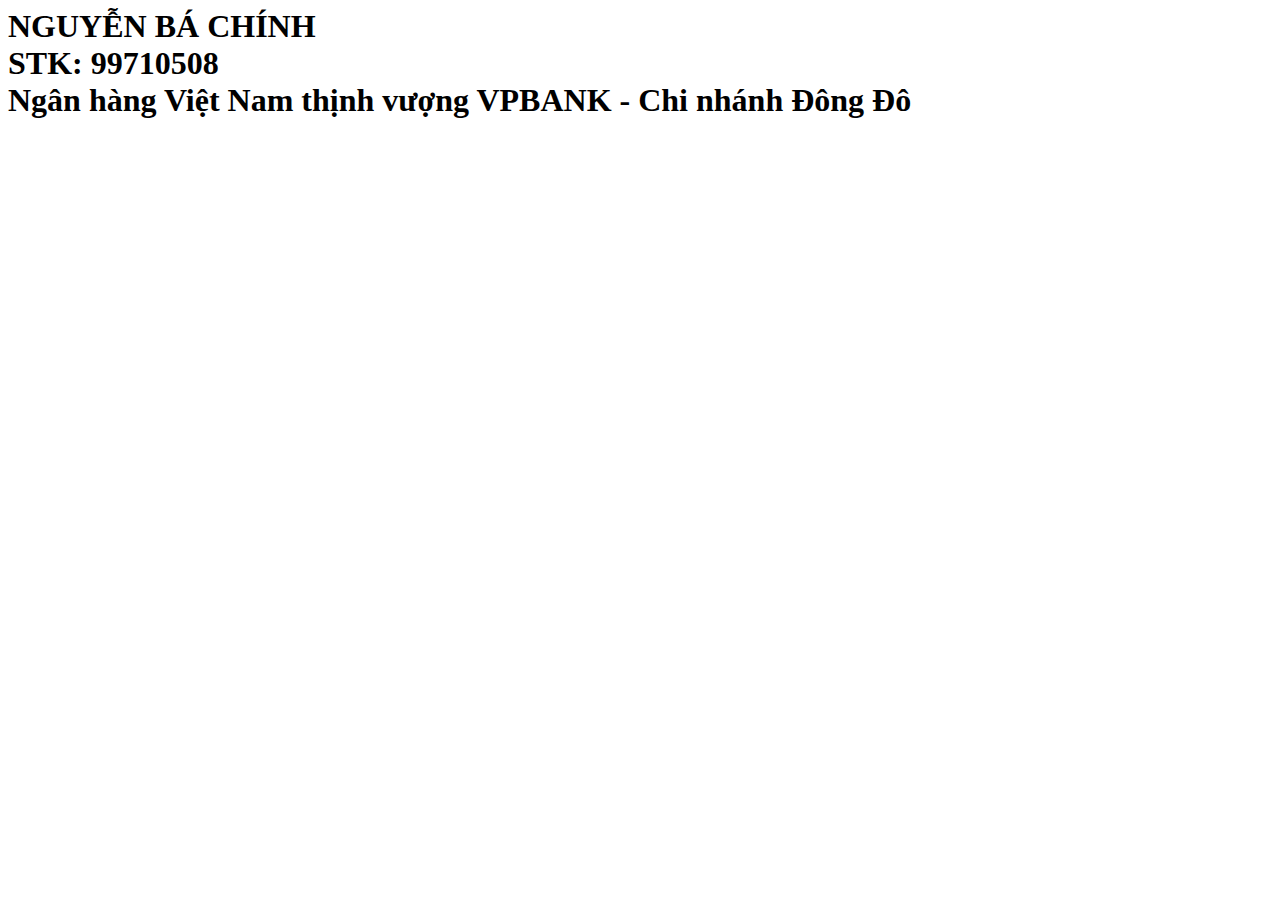
<file: index.html>
<html xmlns="http://www.w3.org/1999/xhtml"><head>
<title>STK - CHINHNB</title>
<meta http-equiv="Content-Type" content="text/html; charset=utf-8">
</head>
<body>
	<h1>
	NGUYỄN BÁ CHÍNH<br>
	STK: 99710508 <br>
	Ngân hàng Việt Nam thịnh vượng  VPBANK - Chi nhánh Đông Đô<br>
	</h1>
</body>
</html>
</file>
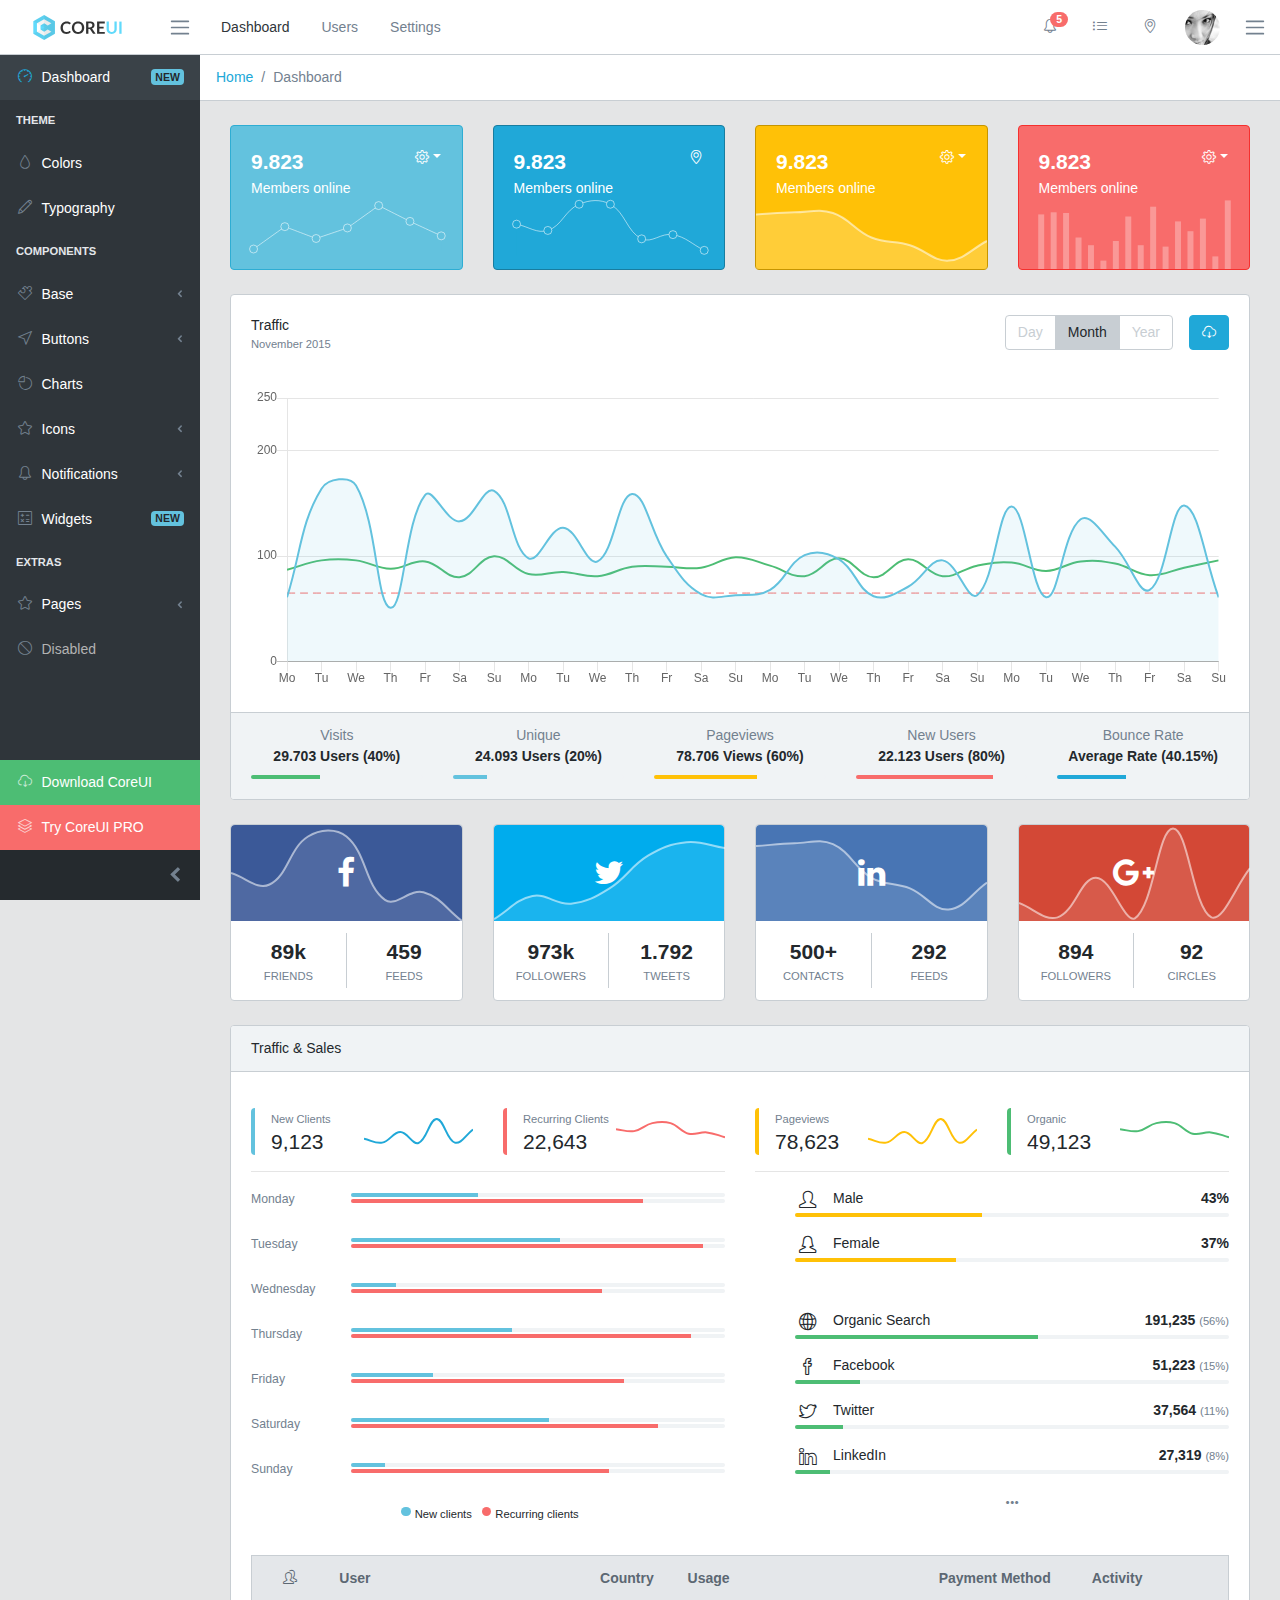
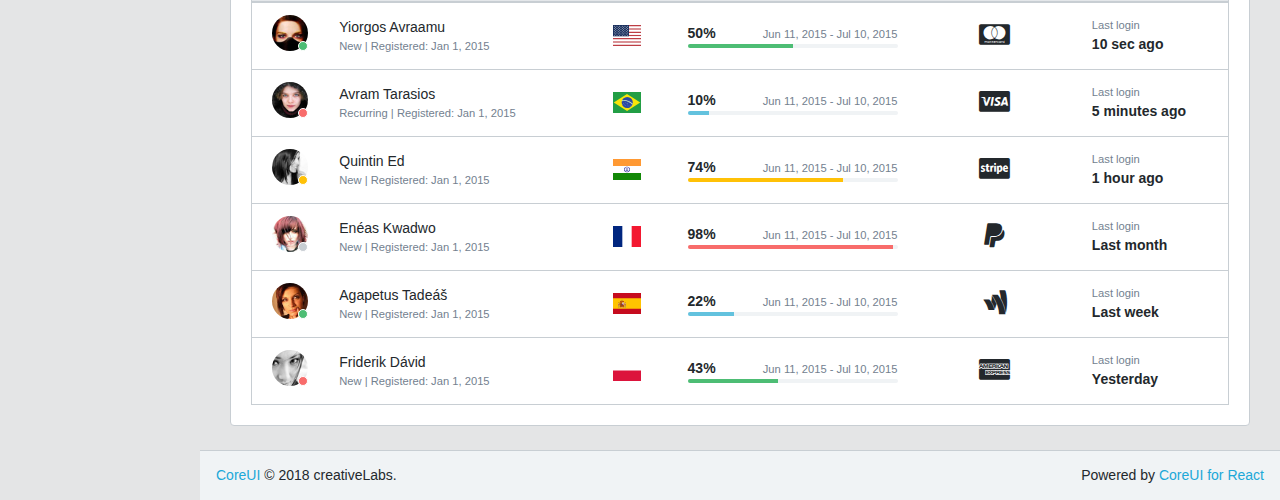
<file: index_.html>
<!doctype html><html lang="en"><head><meta charset="utf-8"><meta http-equiv="X-UA-Compatible" content="IE=edge"><meta name="viewport" content="width=device-width,initial-scale=1,shrink-to-fit=no"><meta name="description" content="CoreUI for React - Open Source Bootstrap Admin Template"><meta name="author" content="Łukasz Holeczek"><meta name="keyword" content="Bootstrap,Admin,Template,Open,Source,CSS,SCSS,HTML,RWD,Dashboard,React"><title>CoreUI for React</title><link rel="manifest" href="/manifest.json"><link rel="shortcut icon" href="/favicon.ico"><script async src="https://www.googletagmanager.com/gtag/js?id=UA-118965717-3"></script><script>function gtag(){dataLayer.push(arguments)}window.dataLayer=window.dataLayer||[],gtag("js",new Date),gtag("config","UA-118965717-3"),gtag("config","UA-118965717-6")</script><link href="/static/css/5.ed77fcf4.chunk.css" rel="stylesheet"><link href="/static/css/main.378ebcfd.chunk.css" rel="stylesheet"></head><body><noscript>You need to enable JavaScript to run this app.</noscript><div id="root"></div><script>!function(o){function e(e){for(var t,c,f=e[0],r=e[1],d=e[2],n=0,a=[];n<f.length;n++)c=f[n],s[c]&&a.push(s[c][0]),s[c]=0;for(t in r)Object.prototype.hasOwnProperty.call(r,t)&&(o[t]=r[t]);for(b&&b(e);a.length;)a.shift()();return i.push.apply(i,d||[]),u()}function u(){for(var e,t=0;t<i.length;t++){for(var c=i[t],f=!0,r=1;r<c.length;r++){var d=c[r];0!==s[d]&&(f=!1)}f&&(i.splice(t--,1),e=p(p.s=c[0]))}return e}var c={},l={4:0},s={4:0},i=[];function p(e){if(c[e])return c[e].exports;var t=c[e]={i:e,l:!1,exports:{}};return o[e].call(t.exports,t,t.exports,p),t.l=!0,t.exports}p.e=function(i){var e=[];l[i]?e.push(l[i]):0!==l[i]&&{6:1}[i]&&e.push(l[i]=new Promise(function(e,f){for(var t="static/css/"+({}[i]||i)+"."+{0:"31d6cfe0",1:"31d6cfe0",2:"31d6cfe0",6:"f71e448a",7:"31d6cfe0",8:"31d6cfe0",9:"31d6cfe0",10:"31d6cfe0",11:"31d6cfe0",12:"31d6cfe0",13:"31d6cfe0",14:"31d6cfe0",15:"31d6cfe0",16:"31d6cfe0",17:"31d6cfe0",18:"31d6cfe0",19:"31d6cfe0",20:"31d6cfe0",21:"31d6cfe0",22:"31d6cfe0",23:"31d6cfe0",24:"31d6cfe0",25:"31d6cfe0",26:"31d6cfe0",27:"31d6cfe0",28:"31d6cfe0",29:"31d6cfe0",30:"31d6cfe0",31:"31d6cfe0",32:"31d6cfe0",33:"31d6cfe0",34:"31d6cfe0",35:"31d6cfe0",36:"31d6cfe0",37:"31d6cfe0",38:"31d6cfe0",39:"31d6cfe0",40:"31d6cfe0",41:"31d6cfe0",42:"31d6cfe0",43:"31d6cfe0",44:"31d6cfe0",45:"31d6cfe0",46:"31d6cfe0",47:"31d6cfe0",48:"31d6cfe0",49:"31d6cfe0",50:"31d6cfe0",51:"31d6cfe0",52:"31d6cfe0",53:"31d6cfe0",54:"31d6cfe0",55:"31d6cfe0",56:"31d6cfe0",57:"31d6cfe0"}[i]+".chunk.css",r=p.p+t,c=document.getElementsByTagName("link"),d=0;d<c.length;d++){var n=(o=c[d]).getAttribute("data-href")||o.getAttribute("href");if("stylesheet"===o.rel&&(n===t||n===r))return e()}var a=document.getElementsByTagName("style");for(d=0;d<a.length;d++){var o;if((n=(o=a[d]).getAttribute("data-href"))===t||n===r)return e()}var u=document.createElement("link");u.rel="stylesheet",u.type="text/css",u.onload=e,u.onerror=function(e){var t=e&&e.target&&e.target.src||r,c=new Error("Loading CSS chunk "+i+" failed.\n("+t+")");c.request=t,delete l[i],u.parentNode.removeChild(u),f(c)},u.href=r,document.getElementsByTagName("head")[0].appendChild(u)}).then(function(){l[i]=0}));var c=s[i];if(0!==c)if(c)e.push(c[2]);else{var t=new Promise(function(e,t){c=s[i]=[e,t]});e.push(c[2]=t);var f,d=document.createElement("script");d.charset="utf-8",d.timeout=120,p.nc&&d.setAttribute("nonce",p.nc),d.src=p.p+"static/js/"+({}[i]||i)+"."+{0:"778c7975",1:"5a413b41",2:"29de4b4c",6:"fb00a25b",7:"a5be6e3b",8:"708d0306",9:"0ee96e98",10:"b6f6dee7",11:"fb4c8b8a",12:"56d0578d",13:"5eae4261",14:"11cf0a60",15:"1bff8a8f",16:"f4466303",17:"16e3ac53",18:"50659f3e",19:"1dac4041",20:"ee2e0c68",21:"07754c06",22:"cdc27536",23:"ee59ade4",24:"f180d573",25:"d25c62df",26:"ea44c864",27:"f1cc66da",28:"a12a81c1",29:"42dba5f5",30:"35bd0a41",31:"ee8e0314",32:"06b8c799",33:"2e2354c7",34:"5aadce18",35:"d20cb044",36:"f365dbc3",37:"e3e190cd",38:"099b55b2",39:"f75f004d",40:"a27ed850",41:"7f0aa94d",42:"95b72dc7",43:"f6b5f5cf",44:"ed5def5e",45:"23611bd0",46:"187fef1d",47:"b0ff082f",48:"6cf01a97",49:"5673b3cc",50:"54548758",51:"ac86d824",52:"89cce4d3",53:"b7fb268e",54:"18653ba7",55:"70d1109a",56:"95af00f4",57:"5f95224a"}[i]+".chunk.js",f=function(e){d.onerror=d.onload=null,clearTimeout(n);var t=s[i];if(0!==t){if(t){var c=e&&("load"===e.type?"missing":e.type),f=e&&e.target&&e.target.src,r=new Error("Loading chunk "+i+" failed.\n("+c+": "+f+")");r.type=c,r.request=f,t[1](r)}s[i]=void 0}};var n=setTimeout(function(){f({type:"timeout",target:d})},12e4);d.onerror=d.onload=f,document.head.appendChild(d)}return Promise.all(e)},p.m=o,p.c=c,p.d=function(e,t,c){p.o(e,t)||Object.defineProperty(e,t,{enumerable:!0,get:c})},p.r=function(e){"undefined"!=typeof Symbol&&Symbol.toStringTag&&Object.defineProperty(e,Symbol.toStringTag,{value:"Module"}),Object.defineProperty(e,"__esModule",{value:!0})},p.t=function(t,e){if(1&e&&(t=p(t)),8&e)return t;if(4&e&&"object"==typeof t&&t&&t.__esModule)return t;var c=Object.create(null);if(p.r(c),Object.defineProperty(c,"default",{enumerable:!0,value:t}),2&e&&"string"!=typeof t)for(var f in t)p.d(c,f,function(e){return t[e]}.bind(null,f));return c},p.n=function(e){var t=e&&e.__esModule?function(){return e.default}:function(){return e};return p.d(t,"a",t),t},p.o=function(e,t){return Object.prototype.hasOwnProperty.call(e,t)},p.p="/",p.oe=function(e){throw console.error(e),e};var t=window.webpackJsonp=window.webpackJsonp||[],f=t.push.bind(t);t.push=e,t=t.slice();for(var r=0;r<t.length;r++)e(t[r]);var b=f;u()}([])</script><script src="/static/js/5.e157fabd.chunk.js"></script><script src="/static/js/main.ec689156.chunk.js"></script></body></html>
</file>
<file: static/css/5.ed77fcf4.chunk.css>
@charset "UTF-8";
/*!
 * CoreUI Icons - Open Source Icons
 * @version v0.3.0
 * @link https://coreui.io/icons
 * Copyright (c) 2018 creativeLabs Łukasz Holeczek
 * Licensed under MIT (https://coreui.io/icons/license)
 */@font-face{font-family:CoreUI-Icons-Linear-Free;src:url(/static/media/CoreUI-Icons-Linear-Free.089ab3c1.eot);src:url(/static/media/CoreUI-Icons-Linear-Free.089ab3c1.eot#iefix) format("embedded-opentype"),url(/static/media/CoreUI-Icons-Linear-Free.1bc37648.ttf) format("truetype"),url(/static/media/CoreUI-Icons-Linear-Free.0087dce4.woff) format("woff"),url(/static/media/CoreUI-Icons-Linear-Free.4b57c6a5.svg#CoreUI-Icons-Linear) format("svg");font-weight:400;font-style:normal}[class*=" cui-"],[class^=cui-]{font-family:CoreUI-Icons-Linear-Free!important;speak:none;font-style:normal;font-weight:400;-webkit-font-feature-settings:normal;font-feature-settings:normal;font-variant:normal;text-transform:none;line-height:1;-webkit-font-smoothing:antialiased;-moz-osx-font-smoothing:grayscale}.cui-account-logout:before{content:"\E900"}.cui-action-redo:before{content:"\E901"}.cui-action-undo:before{content:"\E902"}.cui-align-center:before{content:"\E903"}.cui-align-left:before{content:"\E904"}.cui-align-right:before{content:"\E905"}.cui-arrow-bottom:before{content:"\E906"}.cui-arrow-left:before{content:"\E907"}.cui-arrow-right:before{content:"\E908"}.cui-arrow-top:before{content:"\E909"}.cui-ban:before{content:"\E90A"}.cui-basket-loaded:before{content:"\E90B"}.cui-bell:before{content:"\E90C"}.cui-bold:before{content:"\E90D"}.cui-bookmark:before{content:"\E90E"}.cui-briefcase:before{content:"\E960"}.cui-british-pound:before{content:"\E961"}.cui-brush:before{content:"\E90F"}.cui-calculator:before{content:"\E910"}.cui-calendar:before{content:"\E911"}.cui-cart:before{content:"\E912"}.cui-chart:before{content:"\E913"}.cui-check:before{content:"\E914"}.cui-chevron-bottom:before{content:"\E915"}.cui-chevron-left:before{content:"\E916"}.cui-chevron-right:before{content:"\E917"}.cui-chevron-top:before{content:"\E918"}.cui-circle-check:before{content:"\E919"}.cui-circle-x:before{content:"\E91A"}.cui-cloud:before{content:"\E91B"}.cui-cloud-download:before{content:"\E91C"}.cui-cloud-upload:before{content:"\E91D"}.cui-code:before{content:"\E91E"}.cui-cog:before{content:"\E91F"}.cui-comment-square:before{content:"\E920"}.cui-credit-card:before{content:"\E921"}.cui-cursor:before{content:"\E922"}.cui-dashboard:before{content:"\E923"}.cui-delete:before{content:"\E924"}.cui-dollar:before{content:"\E925"}.cui-drop:before{content:"\E926"}.cui-envelope-closed:before{content:"\E927"}.cui-envelope-letter:before{content:"\E928"}.cui-envelope-open:before{content:"\E929"}.cui-euro:before{content:"\E92A"}.cui-file:before{content:"\E92B"}.cui-globe:before{content:"\E92C"}.cui-graph:before{content:"\E92D"}.cui-home:before{content:"\E92E"}.cui-inbox:before{content:"\E92F"}.cui-info:before{content:"\E930"}.cui-italic:before{content:"\E931"}.cui-justify-center:before{content:"\E932"}.cui-justify-left:before{content:"\E933"}.cui-justify-right:before{content:"\E934"}.cui-laptop:before{content:"\E935"}.cui-layers:before{content:"\E936"}.cui-lightbulb:before{content:"\E937"}.cui-list:before{content:"\E938"}.cui-location-pin:before{content:"\E939"}.cui-lock-locked:before{content:"\E93A"}.cui-lock-unlocked:before{content:"\E93B"}.cui-magnifying-glass:before{content:"\E93C"}.cui-map:before{content:"\E93D"}.cui-monitor:before{content:"\E962"}.cui-moon:before{content:"\E93E"}.cui-note:before{content:"\E93F"}.cui-options:before{content:"\E940"}.cui-paperclip:before{content:"\E941"}.cui-pencil:before{content:"\E942"}.cui-people:before{content:"\E943"}.cui-phone:before{content:"\E944"}.cui-pie-chart:before{content:"\E945"}.cui-print:before{content:"\E946"}.cui-puzzle:before{content:"\E947"}.cui-rss:before{content:"\E963"}.cui-screen-desktop:before{content:"\E948"}.cui-screen-smartphone:before{content:"\E949"}.cui-settings:before{content:"\E94A"}.cui-share:before{content:"\E94B"}.cui-shield:before{content:"\E94C"}.cui-sort-ascending:before{content:"\E94D"}.cui-sort-descending:before{content:"\E94E"}.cui-speech:before{content:"\E94F"}.cui-speedometer:before{content:"\E950"}.cui-star:before{content:"\E951"}.cui-sun:before{content:"\E952"}.cui-tablet:before{content:"\E953"}.cui-tags:before{content:"\E954"}.cui-task:before{content:"\E955"}.cui-thumb-down:before{content:"\E956"}.cui-thumb-up:before{content:"\E957"}.cui-trash:before{content:"\E958"}.cui-underline:before{content:"\E959"}.cui-user:before{content:"\E95A"}.cui-user-female:before{content:"\E95B"}.cui-user-follow:before{content:"\E95C"}.cui-user-unfollow:before{content:"\E95D"}.cui-wrench:before{content:"\E95E"}.cui-yen:before{content:"\E95F   "}.flag-icon,.flag-icon-background{background-size:contain;background-position:50%;background-repeat:no-repeat}.flag-icon{position:relative;display:inline-block;width:1.33333333em;line-height:1em}.flag-icon:before{content:"\A0"}.flag-icon.flag-icon-squared{width:1em}.flag-icon-ad{background-image:url(/static/media/ad.4fc7c4c1.svg)}.flag-icon-ad.flag-icon-squared{background-image:url(/static/media/ad.486d25a7.svg)}.flag-icon-ae{background-image:url(/static/media/ae.9fd1fcbf.svg)}.flag-icon-ae.flag-icon-squared{background-image:url(/static/media/ae.7847726d.svg)}.flag-icon-af{background-image:url(/static/media/af.b040d017.svg)}.flag-icon-af.flag-icon-squared{background-image:url(/static/media/af.26d0dcc7.svg)}.flag-icon-ag{background-image:url(/static/media/ag.5c33e55d.svg)}.flag-icon-ag.flag-icon-squared{background-image:url(/static/media/ag.53a60086.svg)}.flag-icon-ai{background-image:url(/static/media/ai.2bb08d7d.svg)}.flag-icon-ai.flag-icon-squared{background-image:url(/static/media/ai.7445e66f.svg)}.flag-icon-al{background-image:url(/static/media/al.01225beb.svg)}.flag-icon-al.flag-icon-squared{background-image:url(/static/media/al.633e8642.svg)}.flag-icon-am{background-image:url(/static/media/am.06509258.svg)}.flag-icon-am.flag-icon-squared{background-image:url(/static/media/am.c86a9e16.svg)}.flag-icon-ao{background-image:url(/static/media/ao.4e70ca93.svg)}.flag-icon-ao.flag-icon-squared{background-image:url(/static/media/ao.8484ac5a.svg)}.flag-icon-aq{background-image:url(/static/media/aq.b95845ac.svg)}.flag-icon-aq.flag-icon-squared{background-image:url(/static/media/aq.c61dd421.svg)}.flag-icon-ar{background-image:url(/static/media/ar.4d01e578.svg)}.flag-icon-ar.flag-icon-squared{background-image:url(/static/media/ar.cab4b98a.svg)}.flag-icon-as{background-image:url(/static/media/as.e753c5e9.svg)}.flag-icon-as.flag-icon-squared{background-image:url(/static/media/as.83064c6f.svg)}.flag-icon-at{background-image:url(/static/media/at.7824152b.svg)}.flag-icon-at.flag-icon-squared{background-image:url(/static/media/at.dc2457a2.svg)}.flag-icon-au{background-image:url(/static/media/au.37a54427.svg)}.flag-icon-au.flag-icon-squared{background-image:url(/static/media/au.da96b2e8.svg)}.flag-icon-aw{background-image:url(/static/media/aw.29aeb3f9.svg)}.flag-icon-aw.flag-icon-squared{background-image:url(/static/media/aw.f159ec16.svg)}.flag-icon-ax{background-image:url(/static/media/ax.1aaab703.svg)}.flag-icon-ax.flag-icon-squared{background-image:url(/static/media/ax.fdd00c43.svg)}.flag-icon-az{background-image:url(/static/media/az.451284ce.svg)}.flag-icon-az.flag-icon-squared{background-image:url(/static/media/az.0b4258df.svg)}.flag-icon-ba{background-image:url(/static/media/ba.71010dff.svg)}.flag-icon-ba.flag-icon-squared{background-image:url(/static/media/ba.a9dbadd7.svg)}.flag-icon-bb{background-image:url(/static/media/bb.7bd8b0ac.svg)}.flag-icon-bb.flag-icon-squared{background-image:url(/static/media/bb.e08360ac.svg)}.flag-icon-bd{background-image:url(/static/media/bd.5102bab0.svg)}.flag-icon-bd.flag-icon-squared{background-image:url(/static/media/bd.c4a1485f.svg)}.flag-icon-be{background-image:url(/static/media/be.27d8ca49.svg)}.flag-icon-be.flag-icon-squared{background-image:url(/static/media/be.f1e78c8b.svg)}.flag-icon-bf{background-image:url(/static/media/bf.9a958401.svg)}.flag-icon-bf.flag-icon-squared{background-image:url(/static/media/bf.48eb94de.svg)}.flag-icon-bg{background-image:url(/static/media/bg.3d762564.svg)}.flag-icon-bg.flag-icon-squared{background-image:url(/static/media/bg.7163fe76.svg)}.flag-icon-bh{background-image:url(/static/media/bh.392927ca.svg)}.flag-icon-bh.flag-icon-squared{background-image:url(/static/media/bh.290519a3.svg)}.flag-icon-bi{background-image:url(/static/media/bi.9b802cca.svg)}.flag-icon-bi.flag-icon-squared{background-image:url(/static/media/bi.3e29b35c.svg)}.flag-icon-bj{background-image:url(/static/media/bj.148de921.svg)}.flag-icon-bj.flag-icon-squared{background-image:url(/static/media/bj.b6387659.svg)}.flag-icon-bl{background-image:url(/static/media/bl.38e27b68.svg)}.flag-icon-bl.flag-icon-squared{background-image:url(/static/media/bl.4d724b8e.svg)}.flag-icon-bm{background-image:url(/static/media/bm.ca26b6f5.svg)}.flag-icon-bm.flag-icon-squared{background-image:url(/static/media/bm.a523291d.svg)}.flag-icon-bn{background-image:url(/static/media/bn.80c35c4c.svg)}.flag-icon-bn.flag-icon-squared{background-image:url(/static/media/bn.4f010489.svg)}.flag-icon-bo{background-image:url(/static/media/bo.c83fd441.svg)}.flag-icon-bo.flag-icon-squared{background-image:url(/static/media/bo.cd93219f.svg)}.flag-icon-bq{background-image:url(/static/media/bq.b551016f.svg)}.flag-icon-bq.flag-icon-squared{background-image:url(/static/media/bq.d6da2e84.svg)}.flag-icon-br{background-image:url(/static/media/br.c834cb5b.svg)}.flag-icon-br.flag-icon-squared{background-image:url(/static/media/br.a82efeaf.svg)}.flag-icon-bs{background-image:url(/static/media/bs.910d4bd0.svg)}.flag-icon-bs.flag-icon-squared{background-image:url(/static/media/bs.6fe877e1.svg)}.flag-icon-bt{background-image:url(/static/media/bt.acfa822b.svg)}.flag-icon-bt.flag-icon-squared{background-image:url(/static/media/bt.e502aa33.svg)}.flag-icon-bv{background-image:url(/static/media/bv.07434a84.svg)}.flag-icon-bv.flag-icon-squared{background-image:url(/static/media/bv.b70ab2f2.svg)}.flag-icon-bw{background-image:url(/static/media/bw.d1585fdf.svg)}.flag-icon-bw.flag-icon-squared{background-image:url(/static/media/bw.d9e5e45f.svg)}.flag-icon-by{background-image:url(/static/media/by.26a195de.svg)}.flag-icon-by.flag-icon-squared{background-image:url(/static/media/by.80b2d2dd.svg)}.flag-icon-bz{background-image:url(/static/media/bz.e7e7013d.svg)}.flag-icon-bz.flag-icon-squared{background-image:url(/static/media/bz.510d2519.svg)}.flag-icon-ca{background-image:url(/static/media/ca.ce143108.svg)}.flag-icon-ca.flag-icon-squared{background-image:url(/static/media/ca.5916ba94.svg)}.flag-icon-cc{background-image:url(/static/media/cc.ecc0e321.svg)}.flag-icon-cc.flag-icon-squared{background-image:url(/static/media/cc.722f0576.svg)}.flag-icon-cd{background-image:url(/static/media/cd.cd346cdc.svg)}.flag-icon-cd.flag-icon-squared{background-image:url(/static/media/cd.b43f872e.svg)}.flag-icon-cf{background-image:url(/static/media/cf.667c7a42.svg)}.flag-icon-cf.flag-icon-squared{background-image:url(/static/media/cf.1bc217dc.svg)}.flag-icon-cg{background-image:url(/static/media/cg.c8c05bfe.svg)}.flag-icon-cg.flag-icon-squared{background-image:url(/static/media/cg.8373836c.svg)}.flag-icon-ch{background-image:url(/static/media/ch.9c26f60a.svg)}.flag-icon-ch.flag-icon-squared{background-image:url(/static/media/ch.252c409b.svg)}.flag-icon-ci{background-image:url(/static/media/ci.d939dcac.svg)}.flag-icon-ci.flag-icon-squared{background-image:url(/static/media/ci.26a62321.svg)}.flag-icon-ck{background-image:url(/static/media/ck.bd3a061c.svg)}.flag-icon-ck.flag-icon-squared{background-image:url(/static/media/ck.d66de29c.svg)}.flag-icon-cl{background-image:url(/static/media/cl.7709f09f.svg)}.flag-icon-cl.flag-icon-squared{background-image:url(/static/media/cl.6d63ff70.svg)}.flag-icon-cm{background-image:url(/static/media/cm.5799ad4c.svg)}.flag-icon-cm.flag-icon-squared{background-image:url(/static/media/cm.c972441e.svg)}.flag-icon-cn{background-image:url(/static/media/cn.02c229de.svg)}.flag-icon-cn.flag-icon-squared{background-image:url(/static/media/cn.a94c9394.svg)}.flag-icon-co{background-image:url(/static/media/co.3b252a1a.svg)}.flag-icon-co.flag-icon-squared{background-image:url(/static/media/co.41244c20.svg)}.flag-icon-cr{background-image:url(/static/media/cr.7b4ebd50.svg)}.flag-icon-cr.flag-icon-squared{background-image:url(/static/media/cr.657d7dbc.svg)}.flag-icon-cu{background-image:url(/static/media/cu.ff754a33.svg)}.flag-icon-cu.flag-icon-squared{background-image:url(/static/media/cu.0b42edab.svg)}.flag-icon-cv{background-image:url(/static/media/cv.b50df3fb.svg)}.flag-icon-cv.flag-icon-squared{background-image:url(/static/media/cv.20a8cfff.svg)}.flag-icon-cw{background-image:url(/static/media/cw.6c845a30.svg)}.flag-icon-cw.flag-icon-squared{background-image:url(/static/media/cw.a5487f56.svg)}.flag-icon-cx{background-image:url(/static/media/cx.6f47bd14.svg)}.flag-icon-cx.flag-icon-squared{background-image:url(/static/media/cx.9faec396.svg)}.flag-icon-cy{background-image:url(/static/media/cy.f0e26651.svg)}.flag-icon-cy.flag-icon-squared{background-image:url(/static/media/cy.1c8c0511.svg)}.flag-icon-cz{background-image:url(/static/media/cz.052ec527.svg)}.flag-icon-cz.flag-icon-squared{background-image:url(/static/media/cz.49044310.svg)}.flag-icon-de{background-image:url(/static/media/de.3e726c2b.svg)}.flag-icon-de.flag-icon-squared{background-image:url(/static/media/de.4d7bac3b.svg)}.flag-icon-dj{background-image:url(/static/media/dj.3cf620d9.svg)}.flag-icon-dj.flag-icon-squared{background-image:url(/static/media/dj.0c386d22.svg)}.flag-icon-dk{background-image:url(/static/media/dk.eb1416e0.svg)}.flag-icon-dk.flag-icon-squared{background-image:url(/static/media/dk.d046fb5b.svg)}.flag-icon-dm{background-image:url(/static/media/dm.2910f70a.svg)}.flag-icon-dm.flag-icon-squared{background-image:url(/static/media/dm.5966a127.svg)}.flag-icon-do{background-image:url(/static/media/do.06e1cfe3.svg)}.flag-icon-do.flag-icon-squared{background-image:url(/static/media/do.e31ff1fd.svg)}.flag-icon-dz{background-image:url(/static/media/dz.7c2261f0.svg)}.flag-icon-dz.flag-icon-squared{background-image:url(/static/media/dz.dea7ef63.svg)}.flag-icon-ec{background-image:url(/static/media/ec.a12f3b49.svg)}.flag-icon-ec.flag-icon-squared{background-image:url(/static/media/ec.e1ea3417.svg)}.flag-icon-ee{background-image:url(/static/media/ee.6088c9ce.svg)}.flag-icon-ee.flag-icon-squared{background-image:url(/static/media/ee.9e932a62.svg)}.flag-icon-eg{background-image:url(/static/media/eg.c39a7f7e.svg)}.flag-icon-eg.flag-icon-squared{background-image:url(/static/media/eg.4259fc9e.svg)}.flag-icon-eh{background-image:url(/static/media/eh.61674b9f.svg)}.flag-icon-eh.flag-icon-squared{background-image:url(/static/media/eh.7af60670.svg)}.flag-icon-er{background-image:url(/static/media/er.c9799558.svg)}.flag-icon-er.flag-icon-squared{background-image:url(/static/media/er.976db2b7.svg)}.flag-icon-es{background-image:url(/static/media/es.cc1b41b0.svg)}.flag-icon-es.flag-icon-squared{background-image:url(/static/media/es.d18de46b.svg)}.flag-icon-et{background-image:url(/static/media/et.919059a4.svg)}.flag-icon-et.flag-icon-squared{background-image:url(/static/media/et.2c1adbb5.svg)}.flag-icon-fi{background-image:url(/static/media/fi.2649533e.svg)}.flag-icon-fi.flag-icon-squared{background-image:url(/static/media/fi.b48413be.svg)}.flag-icon-fj{background-image:url(/static/media/fj.3e230d8e.svg)}.flag-icon-fj.flag-icon-squared{background-image:url(/static/media/fj.7cc3769d.svg)}.flag-icon-fk{background-image:url(/static/media/fk.dd7bc357.svg)}.flag-icon-fk.flag-icon-squared{background-image:url(/static/media/fk.2d1b653b.svg)}.flag-icon-fm{background-image:url(/static/media/fm.2b14fecb.svg)}.flag-icon-fm.flag-icon-squared{background-image:url(/static/media/fm.3f19d612.svg)}.flag-icon-fo{background-image:url(/static/media/fo.b08620b3.svg)}.flag-icon-fo.flag-icon-squared{background-image:url(/static/media/fo.329cbed5.svg)}.flag-icon-fr{background-image:url(/static/media/fr.b1156355.svg)}.flag-icon-fr.flag-icon-squared{background-image:url(/static/media/fr.f8952213.svg)}.flag-icon-ga{background-image:url(/static/media/ga.29f203bb.svg)}.flag-icon-ga.flag-icon-squared{background-image:url(/static/media/ga.33d27fe1.svg)}.flag-icon-gb{background-image:url(/static/media/gb.4f1b7af5.svg)}.flag-icon-gb.flag-icon-squared{background-image:url(/static/media/gb.50f7fd14.svg)}.flag-icon-gd{background-image:url(/static/media/gd.b402c8c6.svg)}.flag-icon-gd.flag-icon-squared{background-image:url(/static/media/gd.3c05bb49.svg)}.flag-icon-ge{background-image:url(/static/media/ge.292fa458.svg)}.flag-icon-ge.flag-icon-squared{background-image:url(/static/media/ge.5f68e7f3.svg)}.flag-icon-gf{background-image:url(/static/media/gf.2ab15edf.svg)}.flag-icon-gf.flag-icon-squared{background-image:url(/static/media/gf.23d8b419.svg)}.flag-icon-gg{background-image:url(/static/media/gg.98f67a6f.svg)}.flag-icon-gg.flag-icon-squared{background-image:url(/static/media/gg.357e1e33.svg)}.flag-icon-gh{background-image:url(/static/media/gh.caedb912.svg)}.flag-icon-gh.flag-icon-squared{background-image:url(/static/media/gh.77872d15.svg)}.flag-icon-gi{background-image:url(/static/media/gi.e829d66e.svg)}.flag-icon-gi.flag-icon-squared{background-image:url(/static/media/gi.6ecace18.svg)}.flag-icon-gl{background-image:url(/static/media/gl.28a07cff.svg)}.flag-icon-gl.flag-icon-squared{background-image:url(/static/media/gl.28bf64e4.svg)}.flag-icon-gm{background-image:url(/static/media/gm.f06a98cd.svg)}.flag-icon-gm.flag-icon-squared{background-image:url(/static/media/gm.414139d5.svg)}.flag-icon-gn{background-image:url(/static/media/gn.36a3e9a3.svg)}.flag-icon-gn.flag-icon-squared{background-image:url(/static/media/gn.1ce64523.svg)}.flag-icon-gp{background-image:url(/static/media/gp.fa4cab3e.svg)}.flag-icon-gp.flag-icon-squared{background-image:url(/static/media/gp.c2c4da0e.svg)}.flag-icon-gq{background-image:url(/static/media/gq.385ac47e.svg)}.flag-icon-gq.flag-icon-squared{background-image:url(/static/media/gq.0c1057b3.svg)}.flag-icon-gr{background-image:url(/static/media/gr.db77f48c.svg)}.flag-icon-gr.flag-icon-squared{background-image:url(/static/media/gr.6911d460.svg)}.flag-icon-gs{background-image:url(/static/media/gs.175a61d9.svg)}.flag-icon-gs.flag-icon-squared{background-image:url(/static/media/gs.1def7829.svg)}.flag-icon-gt{background-image:url(/static/media/gt.58f35af6.svg)}.flag-icon-gt.flag-icon-squared{background-image:url(/static/media/gt.7fe64e01.svg)}.flag-icon-gu{background-image:url(/static/media/gu.d0da25e7.svg)}.flag-icon-gu.flag-icon-squared{background-image:url(/static/media/gu.243ab68e.svg)}.flag-icon-gw{background-image:url(/static/media/gw.c1e88a91.svg)}.flag-icon-gw.flag-icon-squared{background-image:url(/static/media/gw.5ecbd93c.svg)}.flag-icon-gy{background-image:url(/static/media/gy.79fcf270.svg)}.flag-icon-gy.flag-icon-squared{background-image:url(/static/media/gy.0653b318.svg)}.flag-icon-hk{background-image:url(/static/media/hk.9502d716.svg)}.flag-icon-hk.flag-icon-squared{background-image:url(/static/media/hk.e6716915.svg)}.flag-icon-hm{background-image:url(/static/media/hm.fe514431.svg)}.flag-icon-hm.flag-icon-squared{background-image:url(/static/media/hm.fc838ac0.svg)}.flag-icon-hn{background-image:url(/static/media/hn.9b9bee13.svg)}.flag-icon-hn.flag-icon-squared{background-image:url(/static/media/hn.c94622ad.svg)}.flag-icon-hr{background-image:url(/static/media/hr.8f6905ab.svg)}.flag-icon-hr.flag-icon-squared{background-image:url(/static/media/hr.d01a1866.svg)}.flag-icon-ht{background-image:url(/static/media/ht.a0b173aa.svg)}.flag-icon-ht.flag-icon-squared{background-image:url(/static/media/ht.18b350ac.svg)}.flag-icon-hu{background-image:url(/static/media/hu.0d7409f8.svg)}.flag-icon-hu.flag-icon-squared{background-image:url(/static/media/hu.e5e334fd.svg)}.flag-icon-id{background-image:url(/static/media/id.17b99676.svg)}.flag-icon-id.flag-icon-squared{background-image:url(/static/media/id.9f708fe5.svg)}.flag-icon-ie{background-image:url(/static/media/ie.c68ff961.svg)}.flag-icon-ie.flag-icon-squared{background-image:url(/static/media/ie.798a56e0.svg)}.flag-icon-il{background-image:url(/static/media/il.f62b32f0.svg)}.flag-icon-il.flag-icon-squared{background-image:url(/static/media/il.c36a011d.svg)}.flag-icon-im{background-image:url(/static/media/im.ed29d9ff.svg)}.flag-icon-im.flag-icon-squared{background-image:url(/static/media/im.6cf57263.svg)}.flag-icon-in{background-image:url(/static/media/in.e4ab7bd0.svg)}.flag-icon-in.flag-icon-squared{background-image:url(/static/media/in.209ae8e9.svg)}.flag-icon-io{background-image:url(/static/media/io.550553a7.svg)}.flag-icon-io.flag-icon-squared{background-image:url(/static/media/io.2d90626c.svg)}.flag-icon-iq{background-image:url(/static/media/iq.30dee028.svg)}.flag-icon-iq.flag-icon-squared{background-image:url(/static/media/iq.e1922026.svg)}.flag-icon-ir{background-image:url(/static/media/ir.9023419c.svg)}.flag-icon-ir.flag-icon-squared{background-image:url(/static/media/ir.717422e6.svg)}.flag-icon-is{background-image:url(/static/media/is.cff140f4.svg)}.flag-icon-is.flag-icon-squared{background-image:url(/static/media/is.ae44c07e.svg)}.flag-icon-it{background-image:url(/static/media/it.8d15de04.svg)}.flag-icon-it.flag-icon-squared{background-image:url(/static/media/it.22b99ae7.svg)}.flag-icon-je{background-image:url(/static/media/je.2026b139.svg)}.flag-icon-je.flag-icon-squared{background-image:url(/static/media/je.862cd38b.svg)}.flag-icon-jm{background-image:url(/static/media/jm.67f96b2f.svg)}.flag-icon-jm.flag-icon-squared{background-image:url(/static/media/jm.b7b13124.svg)}.flag-icon-jo{background-image:url(/static/media/jo.118c5546.svg)}.flag-icon-jo.flag-icon-squared{background-image:url(/static/media/jo.51302798.svg)}.flag-icon-jp{background-image:url(/static/media/jp.95c2abfe.svg)}.flag-icon-jp.flag-icon-squared{background-image:url(/static/media/jp.ae89446a.svg)}.flag-icon-ke{background-image:url(/static/media/ke.0bbfd051.svg)}.flag-icon-ke.flag-icon-squared{background-image:url(/static/media/ke.1c54a489.svg)}.flag-icon-kg{background-image:url(/static/media/kg.e588babc.svg)}.flag-icon-kg.flag-icon-squared{background-image:url(/static/media/kg.c6895000.svg)}.flag-icon-kh{background-image:url(/static/media/kh.7f27fa73.svg)}.flag-icon-kh.flag-icon-squared{background-image:url(/static/media/kh.25b4be5d.svg)}.flag-icon-ki{background-image:url(/static/media/ki.bf675826.svg)}.flag-icon-ki.flag-icon-squared{background-image:url(/static/media/ki.ca42f7e3.svg)}.flag-icon-km{background-image:url(/static/media/km.0f12d30c.svg)}.flag-icon-km.flag-icon-squared{background-image:url(/static/media/km.e0df62e4.svg)}.flag-icon-kn{background-image:url(/static/media/kn.b0fd5e10.svg)}.flag-icon-kn.flag-icon-squared{background-image:url(/static/media/kn.4ad12564.svg)}.flag-icon-kp{background-image:url(/static/media/kp.07ebeb5c.svg)}.flag-icon-kp.flag-icon-squared{background-image:url(/static/media/kp.f08daf33.svg)}.flag-icon-kr{background-image:url(/static/media/kr.6d3d963f.svg)}.flag-icon-kr.flag-icon-squared{background-image:url(/static/media/kr.68586ef8.svg)}.flag-icon-kw{background-image:url(/static/media/kw.0d0ac54c.svg)}.flag-icon-kw.flag-icon-squared{background-image:url(/static/media/kw.33b3292e.svg)}.flag-icon-ky{background-image:url(/static/media/ky.93a85a55.svg)}.flag-icon-ky.flag-icon-squared{background-image:url(/static/media/ky.7a1c98fc.svg)}.flag-icon-kz{background-image:url(/static/media/kz.d37cbd61.svg)}.flag-icon-kz.flag-icon-squared{background-image:url(/static/media/kz.156c054b.svg)}.flag-icon-la{background-image:url(/static/media/la.b61549ab.svg)}.flag-icon-la.flag-icon-squared{background-image:url(/static/media/la.562dda74.svg)}.flag-icon-lb{background-image:url(/static/media/lb.23f85946.svg)}.flag-icon-lb.flag-icon-squared{background-image:url(/static/media/lb.8e9c186c.svg)}.flag-icon-lc{background-image:url(/static/media/lc.1c3a5554.svg)}.flag-icon-lc.flag-icon-squared{background-image:url(/static/media/lc.c056c2a7.svg)}.flag-icon-li{background-image:url(/static/media/li.9e40c74a.svg)}.flag-icon-li.flag-icon-squared{background-image:url(/static/media/li.7787a5f8.svg)}.flag-icon-lk{background-image:url(/static/media/lk.96cf4c4f.svg)}.flag-icon-lk.flag-icon-squared{background-image:url(/static/media/lk.bf15b308.svg)}.flag-icon-lr{background-image:url(/static/media/lr.039251e3.svg)}.flag-icon-lr.flag-icon-squared{background-image:url(/static/media/lr.6656f943.svg)}.flag-icon-ls{background-image:url(/static/media/ls.c0799ebf.svg)}.flag-icon-ls.flag-icon-squared{background-image:url(/static/media/ls.533cb320.svg)}.flag-icon-lt{background-image:url(/static/media/lt.c3aeac0d.svg)}.flag-icon-lt.flag-icon-squared{background-image:url(/static/media/lt.70975be0.svg)}.flag-icon-lu{background-image:url(/static/media/lu.c858787c.svg)}.flag-icon-lu.flag-icon-squared{background-image:url(/static/media/lu.2585715a.svg)}.flag-icon-lv{background-image:url(/static/media/lv.8b293d98.svg)}.flag-icon-lv.flag-icon-squared{background-image:url(/static/media/lv.f3c1274d.svg)}.flag-icon-ly{background-image:url(/static/media/ly.ae438f5a.svg)}.flag-icon-ly.flag-icon-squared{background-image:url(/static/media/ly.8b64bcbd.svg)}.flag-icon-ma{background-image:url(/static/media/ma.60fbc221.svg)}.flag-icon-ma.flag-icon-squared{background-image:url(/static/media/ma.bee9c054.svg)}.flag-icon-mc{background-image:url(/static/media/mc.b4f4b90d.svg)}.flag-icon-mc.flag-icon-squared{background-image:url(/static/media/mc.78528abe.svg)}.flag-icon-md{background-image:url(/static/media/md.8f2e0071.svg)}.flag-icon-md.flag-icon-squared{background-image:url(/static/media/md.63bbfb2e.svg)}.flag-icon-me{background-image:url(/static/media/me.8096e4aa.svg)}.flag-icon-me.flag-icon-squared{background-image:url(/static/media/me.a0dbae6f.svg)}.flag-icon-mf{background-image:url(/static/media/mf.5b9ff36c.svg)}.flag-icon-mf.flag-icon-squared{background-image:url(/static/media/mf.487f7bd7.svg)}.flag-icon-mg{background-image:url(/static/media/mg.67f5922d.svg)}.flag-icon-mg.flag-icon-squared{background-image:url(/static/media/mg.91e10ba0.svg)}.flag-icon-mh{background-image:url(/static/media/mh.6d60cee3.svg)}.flag-icon-mh.flag-icon-squared{background-image:url(/static/media/mh.8f1f9134.svg)}.flag-icon-mk{background-image:url(/static/media/mk.ed091b88.svg)}.flag-icon-mk.flag-icon-squared{background-image:url(/static/media/mk.2413b107.svg)}.flag-icon-ml{background-image:url(/static/media/ml.e6f097f9.svg)}.flag-icon-ml.flag-icon-squared{background-image:url(/static/media/ml.204b0da4.svg)}.flag-icon-mm{background-image:url(/static/media/mm.92e9f832.svg)}.flag-icon-mm.flag-icon-squared{background-image:url(/static/media/mm.8d6d26bc.svg)}.flag-icon-mn{background-image:url(/static/media/mn.b6529a3b.svg)}.flag-icon-mn.flag-icon-squared{background-image:url(/static/media/mn.39952937.svg)}.flag-icon-mo{background-image:url(/static/media/mo.44f9c555.svg)}.flag-icon-mo.flag-icon-squared{background-image:url(/static/media/mo.1f249f51.svg)}.flag-icon-mp{background-image:url(/static/media/mp.aa6f2a40.svg)}.flag-icon-mp.flag-icon-squared{background-image:url(/static/media/mp.2671eebe.svg)}.flag-icon-mq{background-image:url(/static/media/mq.bfeadb02.svg)}.flag-icon-mq.flag-icon-squared{background-image:url(/static/media/mq.a09e4865.svg)}.flag-icon-mr{background-image:url(/static/media/mr.a3c31876.svg)}.flag-icon-mr.flag-icon-squared{background-image:url(/static/media/mr.b293ed89.svg)}.flag-icon-ms{background-image:url(/static/media/ms.d5390a0c.svg)}.flag-icon-ms.flag-icon-squared{background-image:url(/static/media/ms.058b028b.svg)}.flag-icon-mt{background-image:url(/static/media/mt.51f074ae.svg)}.flag-icon-mt.flag-icon-squared{background-image:url(/static/media/mt.fd857604.svg)}.flag-icon-mu{background-image:url(/static/media/mu.896330b7.svg)}.flag-icon-mu.flag-icon-squared{background-image:url(/static/media/mu.67c8f362.svg)}.flag-icon-mv{background-image:url(/static/media/mv.3c896bfd.svg)}.flag-icon-mv.flag-icon-squared{background-image:url(/static/media/mv.0fdc08c6.svg)}.flag-icon-mw{background-image:url(/static/media/mw.59519962.svg)}.flag-icon-mw.flag-icon-squared{background-image:url(/static/media/mw.290d49f1.svg)}.flag-icon-mx{background-image:url(/static/media/mx.fc563797.svg)}.flag-icon-mx.flag-icon-squared{background-image:url(/static/media/mx.cb47c8bf.svg)}.flag-icon-my{background-image:url(/static/media/my.c52af28e.svg)}.flag-icon-my.flag-icon-squared{background-image:url(/static/media/my.5991a60d.svg)}.flag-icon-mz{background-image:url(/static/media/mz.1044789c.svg)}.flag-icon-mz.flag-icon-squared{background-image:url(/static/media/mz.e8801c33.svg)}.flag-icon-na{background-image:url(/static/media/na.05f127b0.svg)}.flag-icon-na.flag-icon-squared{background-image:url(/static/media/na.2a5f6f2b.svg)}.flag-icon-nc{background-image:url(/static/media/nc.b6c1c6b3.svg)}.flag-icon-nc.flag-icon-squared{background-image:url(/static/media/nc.0dba674e.svg)}.flag-icon-ne{background-image:url(/static/media/ne.b7369ec7.svg)}.flag-icon-ne.flag-icon-squared{background-image:url(/static/media/ne.e56edd30.svg)}.flag-icon-nf{background-image:url(/static/media/nf.82cb457a.svg)}.flag-icon-nf.flag-icon-squared{background-image:url(/static/media/nf.8f8df7a2.svg)}.flag-icon-ng{background-image:url(/static/media/ng.992459a3.svg)}.flag-icon-ng.flag-icon-squared{background-image:url(/static/media/ng.520463e1.svg)}.flag-icon-ni{background-image:url(/static/media/ni.b828dceb.svg)}.flag-icon-ni.flag-icon-squared{background-image:url(/static/media/ni.c90e4163.svg)}.flag-icon-nl{background-image:url(/static/media/nl.e336d50a.svg)}.flag-icon-nl.flag-icon-squared{background-image:url(/static/media/nl.9bfd784c.svg)}.flag-icon-no{background-image:url(/static/media/no.0b41df77.svg)}.flag-icon-no.flag-icon-squared{background-image:url(/static/media/no.b7a21f54.svg)}.flag-icon-np{background-image:url(/static/media/np.3ce0600c.svg)}.flag-icon-np.flag-icon-squared{background-image:url(/static/media/np.a754e9e8.svg)}.flag-icon-nr{background-image:url(/static/media/nr.34ed2f24.svg)}.flag-icon-nr.flag-icon-squared{background-image:url(/static/media/nr.2ef5b7c8.svg)}.flag-icon-nu{background-image:url(/static/media/nu.caaabfca.svg)}.flag-icon-nu.flag-icon-squared{background-image:url(/static/media/nu.4a4641b3.svg)}.flag-icon-nz{background-image:url(/static/media/nz.a8f100c7.svg)}.flag-icon-nz.flag-icon-squared{background-image:url(/static/media/nz.380c4a3a.svg)}.flag-icon-om{background-image:url(/static/media/om.7332c94c.svg)}.flag-icon-om.flag-icon-squared{background-image:url(/static/media/om.397d3f2b.svg)}.flag-icon-pa{background-image:url(/static/media/pa.0d16b0e8.svg)}.flag-icon-pa.flag-icon-squared{background-image:url(/static/media/pa.beb40ab6.svg)}.flag-icon-pe{background-image:url(/static/media/pe.4fb8c006.svg)}.flag-icon-pe.flag-icon-squared{background-image:url(/static/media/pe.3777e89e.svg)}.flag-icon-pf{background-image:url(/static/media/pf.8e525621.svg)}.flag-icon-pf.flag-icon-squared{background-image:url(/static/media/pf.a68f0f63.svg)}.flag-icon-pg{background-image:url(/static/media/pg.9b228e6c.svg)}.flag-icon-pg.flag-icon-squared{background-image:url(/static/media/pg.e3c208b9.svg)}.flag-icon-ph{background-image:url(/static/media/ph.4e44ea60.svg)}.flag-icon-ph.flag-icon-squared{background-image:url(/static/media/ph.03c78e38.svg)}.flag-icon-pk{background-image:url(/static/media/pk.3238f8e2.svg)}.flag-icon-pk.flag-icon-squared{background-image:url(/static/media/pk.3a126471.svg)}.flag-icon-pl{background-image:url(/static/media/pl.562edca5.svg)}.flag-icon-pl.flag-icon-squared{background-image:url(/static/media/pl.3fe3bd51.svg)}.flag-icon-pm{background-image:url(/static/media/pm.1e97e8d7.svg)}.flag-icon-pm.flag-icon-squared{background-image:url(/static/media/pm.89993b1f.svg)}.flag-icon-pn{background-image:url(/static/media/pn.2d4ce209.svg)}.flag-icon-pn.flag-icon-squared{background-image:url(/static/media/pn.3b9532b7.svg)}.flag-icon-pr{background-image:url(/static/media/pr.b55721a5.svg)}.flag-icon-pr.flag-icon-squared{background-image:url(/static/media/pr.1d278b02.svg)}.flag-icon-ps{background-image:url(/static/media/ps.07005a7f.svg)}.flag-icon-ps.flag-icon-squared{background-image:url(/static/media/ps.2992f9b9.svg)}.flag-icon-pt{background-image:url(/static/media/pt.c31a6c49.svg)}.flag-icon-pt.flag-icon-squared{background-image:url(/static/media/pt.09cd4ef9.svg)}.flag-icon-pw{background-image:url(/static/media/pw.005061a1.svg)}.flag-icon-pw.flag-icon-squared{background-image:url(/static/media/pw.8207f624.svg)}.flag-icon-py{background-image:url(/static/media/py.13233f64.svg)}.flag-icon-py.flag-icon-squared{background-image:url(/static/media/py.c5bbbec1.svg)}.flag-icon-qa{background-image:url(/static/media/qa.b314986b.svg)}.flag-icon-qa.flag-icon-squared{background-image:url(/static/media/qa.78909a6f.svg)}.flag-icon-re{background-image:url(/static/media/re.17909e37.svg)}.flag-icon-re.flag-icon-squared{background-image:url(/static/media/re.01fea3b6.svg)}.flag-icon-ro{background-image:url(/static/media/ro.625aca9e.svg)}.flag-icon-ro.flag-icon-squared{background-image:url(/static/media/ro.22278e13.svg)}.flag-icon-rs{background-image:url(/static/media/rs.0b9d64b2.svg)}.flag-icon-rs.flag-icon-squared{background-image:url(/static/media/rs.14899009.svg)}.flag-icon-ru{background-image:url(/static/media/ru.0cacf46e.svg)}.flag-icon-ru.flag-icon-squared{background-image:url(/static/media/ru.e3ee3b09.svg)}.flag-icon-rw{background-image:url(/static/media/rw.7fe5146b.svg)}.flag-icon-rw.flag-icon-squared{background-image:url(/static/media/rw.997fe41b.svg)}.flag-icon-sa{background-image:url(/static/media/sa.01b40f18.svg)}.flag-icon-sa.flag-icon-squared{background-image:url(/static/media/sa.02710800.svg)}.flag-icon-sb{background-image:url(/static/media/sb.c23eab6d.svg)}.flag-icon-sb.flag-icon-squared{background-image:url(/static/media/sb.d64e9848.svg)}.flag-icon-sc{background-image:url(/static/media/sc.30759b7a.svg)}.flag-icon-sc.flag-icon-squared{background-image:url(/static/media/sc.ad1bcb4c.svg)}.flag-icon-sd{background-image:url(/static/media/sd.9b0974f1.svg)}.flag-icon-sd.flag-icon-squared{background-image:url(/static/media/sd.7ab061d8.svg)}.flag-icon-se{background-image:url(/static/media/se.fe725901.svg)}.flag-icon-se.flag-icon-squared{background-image:url(/static/media/se.b039bdb8.svg)}.flag-icon-sg{background-image:url(/static/media/sg.45fb3666.svg)}.flag-icon-sg.flag-icon-squared{background-image:url(/static/media/sg.ae32bb35.svg)}.flag-icon-sh{background-image:url(/static/media/sh.73751467.svg)}.flag-icon-sh.flag-icon-squared{background-image:url(/static/media/sh.50626aa7.svg)}.flag-icon-si{background-image:url(/static/media/si.fb87a786.svg)}.flag-icon-si.flag-icon-squared{background-image:url(/static/media/si.8be67718.svg)}.flag-icon-sj{background-image:url(/static/media/sj.ae547dbe.svg)}.flag-icon-sj.flag-icon-squared{background-image:url(/static/media/sj.ecbc9e93.svg)}.flag-icon-sk{background-image:url(/static/media/sk.1da1c0ab.svg)}.flag-icon-sk.flag-icon-squared{background-image:url(/static/media/sk.e7c5539e.svg)}.flag-icon-sl{background-image:url(/static/media/sl.ddbd1d9b.svg)}.flag-icon-sl.flag-icon-squared{background-image:url(/static/media/sl.f6315f74.svg)}.flag-icon-sm{background-image:url(/static/media/sm.f1d07953.svg)}.flag-icon-sm.flag-icon-squared{background-image:url(/static/media/sm.9591e46a.svg)}.flag-icon-sn{background-image:url(/static/media/sn.5b654e1a.svg)}.flag-icon-sn.flag-icon-squared{background-image:url(/static/media/sn.d2bec7ef.svg)}.flag-icon-so{background-image:url(/static/media/so.28889c60.svg)}.flag-icon-so.flag-icon-squared{background-image:url(/static/media/so.c1561217.svg)}.flag-icon-sr{background-image:url(/static/media/sr.788f3e2a.svg)}.flag-icon-sr.flag-icon-squared{background-image:url(/static/media/sr.be27d1ae.svg)}.flag-icon-ss{background-image:url(/static/media/ss.67001d2a.svg)}.flag-icon-ss.flag-icon-squared{background-image:url(/static/media/ss.e3933b44.svg)}.flag-icon-st{background-image:url(/static/media/st.1f545eb9.svg)}.flag-icon-st.flag-icon-squared{background-image:url(/static/media/st.d0a56dbb.svg)}.flag-icon-sv{background-image:url(/static/media/sv.46858d61.svg)}.flag-icon-sv.flag-icon-squared{background-image:url(/static/media/sv.4dd6d709.svg)}.flag-icon-sx{background-image:url(/static/media/sx.73a3a178.svg)}.flag-icon-sx.flag-icon-squared{background-image:url(/static/media/sx.78876392.svg)}.flag-icon-sy{background-image:url(/static/media/sy.64f0d2d7.svg)}.flag-icon-sy.flag-icon-squared{background-image:url(/static/media/sy.73690f50.svg)}.flag-icon-sz{background-image:url(/static/media/sz.fa1a994d.svg)}.flag-icon-sz.flag-icon-squared{background-image:url(/static/media/sz.1e261ba0.svg)}.flag-icon-tc{background-image:url(/static/media/tc.c61ef06a.svg)}.flag-icon-tc.flag-icon-squared{background-image:url(/static/media/tc.c3867f8d.svg)}.flag-icon-td{background-image:url(/static/media/td.a0923ddc.svg)}.flag-icon-td.flag-icon-squared{background-image:url(/static/media/td.f37a395c.svg)}.flag-icon-tf{background-image:url(/static/media/tf.4ab43cc9.svg)}.flag-icon-tf.flag-icon-squared{background-image:url(/static/media/tf.2e7dc1af.svg)}.flag-icon-tg{background-image:url(/static/media/tg.e602a907.svg)}.flag-icon-tg.flag-icon-squared{background-image:url(/static/media/tg.29fa137c.svg)}.flag-icon-th{background-image:url(/static/media/th.76fca72f.svg)}.flag-icon-th.flag-icon-squared{background-image:url(/static/media/th.904dd785.svg)}.flag-icon-tj{background-image:url(/static/media/tj.9853139b.svg)}.flag-icon-tj.flag-icon-squared{background-image:url(/static/media/tj.09418f13.svg)}.flag-icon-tk{background-image:url(/static/media/tk.1959d9de.svg)}.flag-icon-tk.flag-icon-squared{background-image:url(/static/media/tk.7aaccddb.svg)}.flag-icon-tl{background-image:url(/static/media/tl.7942bccb.svg)}.flag-icon-tl.flag-icon-squared{background-image:url(/static/media/tl.0616faaa.svg)}.flag-icon-tm{background-image:url(/static/media/tm.bdd29cb9.svg)}.flag-icon-tm.flag-icon-squared{background-image:url(/static/media/tm.64aa750d.svg)}.flag-icon-tn{background-image:url(/static/media/tn.89a384a0.svg)}.flag-icon-tn.flag-icon-squared{background-image:url(/static/media/tn.440d3505.svg)}.flag-icon-to{background-image:url(/static/media/to.79354e72.svg)}.flag-icon-to.flag-icon-squared{background-image:url(/static/media/to.238ef1cd.svg)}.flag-icon-tr{background-image:url(/static/media/tr.ed6d5f37.svg)}.flag-icon-tr.flag-icon-squared{background-image:url(/static/media/tr.ce2e2e8e.svg)}.flag-icon-tt{background-image:url(/static/media/tt.c3647d9b.svg)}.flag-icon-tt.flag-icon-squared{background-image:url(/static/media/tt.27c618af.svg)}.flag-icon-tv{background-image:url(/static/media/tv.d78bd31e.svg)}.flag-icon-tv.flag-icon-squared{background-image:url(/static/media/tv.f4b7afec.svg)}.flag-icon-tw{background-image:url(/static/media/tw.21291ae9.svg)}.flag-icon-tw.flag-icon-squared{background-image:url(/static/media/tw.eb5ac137.svg)}.flag-icon-tz{background-image:url(/static/media/tz.d3df42da.svg)}.flag-icon-tz.flag-icon-squared{background-image:url(/static/media/tz.d02545a1.svg)}.flag-icon-ua{background-image:url(/static/media/ua.a8b13525.svg)}.flag-icon-ua.flag-icon-squared{background-image:url(/static/media/ua.841d259d.svg)}.flag-icon-ug{background-image:url(/static/media/ug.278e456e.svg)}.flag-icon-ug.flag-icon-squared{background-image:url(/static/media/ug.1c8fcdc4.svg)}.flag-icon-um{background-image:url(/static/media/um.05615112.svg)}.flag-icon-um.flag-icon-squared{background-image:url(/static/media/um.3d347682.svg)}.flag-icon-us{background-image:url(/static/media/us.ae656592.svg)}.flag-icon-us.flag-icon-squared{background-image:url(/static/media/us.8ec58318.svg)}.flag-icon-uy{background-image:url(/static/media/uy.79b02850.svg)}.flag-icon-uy.flag-icon-squared{background-image:url(/static/media/uy.adbc4992.svg)}.flag-icon-uz{background-image:url(/static/media/uz.eb1e00b8.svg)}.flag-icon-uz.flag-icon-squared{background-image:url(/static/media/uz.ca892343.svg)}.flag-icon-va{background-image:url(/static/media/va.0e3b3cc1.svg)}.flag-icon-va.flag-icon-squared{background-image:url(/static/media/va.56a808f7.svg)}.flag-icon-vc{background-image:url(/static/media/vc.4ac5124f.svg)}.flag-icon-vc.flag-icon-squared{background-image:url(/static/media/vc.bbb52fa0.svg)}.flag-icon-ve{background-image:url(/static/media/ve.b2cd5a9a.svg)}.flag-icon-ve.flag-icon-squared{background-image:url(/static/media/ve.9f23d962.svg)}.flag-icon-vg{background-image:url(/static/media/vg.e1c461f7.svg)}.flag-icon-vg.flag-icon-squared{background-image:url(/static/media/vg.68763b7f.svg)}.flag-icon-vi{background-image:url(/static/media/vi.9af6bfa6.svg)}.flag-icon-vi.flag-icon-squared{background-image:url(/static/media/vi.b41b18d9.svg)}.flag-icon-vn{background-image:url(/static/media/vn.a62ad62f.svg)}.flag-icon-vn.flag-icon-squared{background-image:url(/static/media/vn.a0081482.svg)}.flag-icon-vu{background-image:url(/static/media/vu.5c33b1e7.svg)}.flag-icon-vu.flag-icon-squared{background-image:url(/static/media/vu.9b6cbbe9.svg)}.flag-icon-wf{background-image:url(/static/media/wf.e3ac728c.svg)}.flag-icon-wf.flag-icon-squared{background-image:url(/static/media/wf.05522b9f.svg)}.flag-icon-ws{background-image:url(/static/media/ws.405a2c5f.svg)}.flag-icon-ws.flag-icon-squared{background-image:url(/static/media/ws.3ea6d44f.svg)}.flag-icon-ye{background-image:url(/static/media/ye.b5840a84.svg)}.flag-icon-ye.flag-icon-squared{background-image:url(/static/media/ye.d13e1629.svg)}.flag-icon-yt{background-image:url(/static/media/yt.f06d254d.svg)}.flag-icon-yt.flag-icon-squared{background-image:url(/static/media/yt.b6042b9c.svg)}.flag-icon-za{background-image:url(/static/media/za.70a290af.svg)}.flag-icon-za.flag-icon-squared{background-image:url(/static/media/za.67ff2e10.svg)}.flag-icon-zm{background-image:url(/static/media/zm.b7864d5c.svg)}.flag-icon-zm.flag-icon-squared{background-image:url(/static/media/zm.71bdc28b.svg)}.flag-icon-zw{background-image:url(/static/media/zw.a21f533d.svg)}.flag-icon-zw.flag-icon-squared{background-image:url(/static/media/zw.ad4ad36d.svg)}.flag-icon-es-ct{background-image:url(/static/media/es-ct.46e9ce9e.svg)}.flag-icon-es-ct.flag-icon-squared{background-image:url(/static/media/es-ct.9429ea9c.svg)}.flag-icon-eu{background-image:url(/static/media/eu.ee7f4712.svg)}.flag-icon-eu.flag-icon-squared{background-image:url(/static/media/eu.4c73f57c.svg)}.flag-icon-gb-eng{background-image:url(/static/media/gb-eng.14167f77.svg)}.flag-icon-gb-eng.flag-icon-squared{background-image:url(/static/media/gb-eng.eabfeadc.svg)}.flag-icon-gb-nir{background-image:url(/static/media/gb-nir.5b44fea7.svg)}.flag-icon-gb-nir.flag-icon-squared{background-image:url(/static/media/gb-nir.42b69bbd.svg)}.flag-icon-gb-sct{background-image:url(/static/media/gb-sct.4c2c379f.svg)}.flag-icon-gb-sct.flag-icon-squared{background-image:url(/static/media/gb-sct.31ef8bcf.svg)}.flag-icon-gb-wls{background-image:url(/static/media/gb-wls.8742b3d6.svg)}.flag-icon-gb-wls.flag-icon-squared{background-image:url(/static/media/gb-wls.ca26c224.svg)}.flag-icon-un{background-image:url(/static/media/un.3835716f.svg)}.flag-icon-un.flag-icon-squared{background-image:url(/static/media/un.c366cfa8.svg)}.flag-icon-xk{background-image:url(/static/media/xk.de260207.svg)}.flag-icon-xk.flag-icon-squared{background-image:url(/static/media/xk.2750d8e7.svg)}

/*!
 *  Font Awesome 4.7.0 by @davegandy - http://fontawesome.io - @fontawesome
 *  License - http://fontawesome.io/license (Font: SIL OFL 1.1, CSS: MIT License)
 */@font-face{font-family:FontAwesome;src:url(/static/media/fontawesome-webfont.674f50d2.eot);src:url(/static/media/fontawesome-webfont.674f50d2.eot?#iefix&v=4.7.0) format("embedded-opentype"),url(/static/media/fontawesome-webfont.af7ae505.woff2) format("woff2"),url(/static/media/fontawesome-webfont.fee66e71.woff) format("woff"),url(/static/media/fontawesome-webfont.b06871f2.ttf) format("truetype"),url(/static/media/fontawesome-webfont.912ec66d.svg#fontawesomeregular) format("svg");font-weight:400;font-style:normal}.fa{display:inline-block;font:normal normal normal 14px/1 FontAwesome;font-size:inherit;text-rendering:auto;-webkit-font-smoothing:antialiased;-moz-osx-font-smoothing:grayscale}.fa-lg{font-size:1.33333333em;line-height:.75em;vertical-align:-15%}.fa-2x{font-size:2em}.fa-3x{font-size:3em}.fa-4x{font-size:4em}.fa-5x{font-size:5em}.fa-fw{width:1.28571429em;text-align:center}.fa-ul{padding-left:0;margin-left:2.14285714em;list-style-type:none}.fa-ul>li{position:relative}.fa-li{position:absolute;left:-2.14285714em;width:2.14285714em;top:.14285714em;text-align:center}.fa-li.fa-lg{left:-1.85714286em}.fa-border{padding:.2em .25em .15em;border:.08em solid #eee;border-radius:.1em}.fa-pull-left{float:left}.fa-pull-right{float:right}.fa.fa-pull-left{margin-right:.3em}.fa.fa-pull-right{margin-left:.3em}.pull-right{float:right}.pull-left{float:left}.fa.pull-left{margin-right:.3em}.fa.pull-right{margin-left:.3em}.fa-spin{-webkit-animation:fa-spin 2s linear infinite;animation:fa-spin 2s linear infinite}.fa-pulse{-webkit-animation:fa-spin 1s steps(8) infinite;animation:fa-spin 1s steps(8) infinite}@-webkit-keyframes fa-spin{0%{-webkit-transform:rotate(0deg);transform:rotate(0deg)}to{-webkit-transform:rotate(359deg);transform:rotate(359deg)}}@keyframes fa-spin{0%{-webkit-transform:rotate(0deg);transform:rotate(0deg)}to{-webkit-transform:rotate(359deg);transform:rotate(359deg)}}.fa-rotate-90{-ms-filter:"progid:DXImageTransform.Microsoft.BasicImage(rotation=1)";-webkit-transform:rotate(90deg);transform:rotate(90deg)}.fa-rotate-180{-ms-filter:"progid:DXImageTransform.Microsoft.BasicImage(rotation=2)";-webkit-transform:rotate(180deg);transform:rotate(180deg)}.fa-rotate-270{-ms-filter:"progid:DXImageTransform.Microsoft.BasicImage(rotation=3)";-webkit-transform:rotate(270deg);transform:rotate(270deg)}.fa-flip-horizontal{-ms-filter:"progid:DXImageTransform.Microsoft.BasicImage(rotation=0, mirror=1)";-webkit-transform:scaleX(-1);transform:scaleX(-1)}.fa-flip-vertical{-ms-filter:"progid:DXImageTransform.Microsoft.BasicImage(rotation=2, mirror=1)";-webkit-transform:scaleY(-1);transform:scaleY(-1)}:root .fa-flip-horizontal,:root .fa-flip-vertical,:root .fa-rotate-90,:root .fa-rotate-180,:root .fa-rotate-270{-webkit-filter:none;filter:none}.fa-stack{position:relative;display:inline-block;width:2em;height:2em;line-height:2em;vertical-align:middle}.fa-stack-1x,.fa-stack-2x{position:absolute;left:0;width:100%;text-align:center}.fa-stack-1x{line-height:inherit}.fa-stack-2x{font-size:2em}.fa-inverse{color:#fff}.fa-glass:before{content:"\F000"}.fa-music:before{content:"\F001"}.fa-search:before{content:"\F002"}.fa-envelope-o:before{content:"\F003"}.fa-heart:before{content:"\F004"}.fa-star:before{content:"\F005"}.fa-star-o:before{content:"\F006"}.fa-user:before{content:"\F007"}.fa-film:before{content:"\F008"}.fa-th-large:before{content:"\F009"}.fa-th:before{content:"\F00A"}.fa-th-list:before{content:"\F00B"}.fa-check:before{content:"\F00C"}.fa-close:before,.fa-remove:before,.fa-times:before{content:"\F00D"}.fa-search-plus:before{content:"\F00E"}.fa-search-minus:before{content:"\F010"}.fa-power-off:before{content:"\F011"}.fa-signal:before{content:"\F012"}.fa-cog:before,.fa-gear:before{content:"\F013"}.fa-trash-o:before{content:"\F014"}.fa-home:before{content:"\F015"}.fa-file-o:before{content:"\F016"}.fa-clock-o:before{content:"\F017"}.fa-road:before{content:"\F018"}.fa-download:before{content:"\F019"}.fa-arrow-circle-o-down:before{content:"\F01A"}.fa-arrow-circle-o-up:before{content:"\F01B"}.fa-inbox:before{content:"\F01C"}.fa-play-circle-o:before{content:"\F01D"}.fa-repeat:before,.fa-rotate-right:before{content:"\F01E"}.fa-refresh:before{content:"\F021"}.fa-list-alt:before{content:"\F022"}.fa-lock:before{content:"\F023"}.fa-flag:before{content:"\F024"}.fa-headphones:before{content:"\F025"}.fa-volume-off:before{content:"\F026"}.fa-volume-down:before{content:"\F027"}.fa-volume-up:before{content:"\F028"}.fa-qrcode:before{content:"\F029"}.fa-barcode:before{content:"\F02A"}.fa-tag:before{content:"\F02B"}.fa-tags:before{content:"\F02C"}.fa-book:before{content:"\F02D"}.fa-bookmark:before{content:"\F02E"}.fa-print:before{content:"\F02F"}.fa-camera:before{content:"\F030"}.fa-font:before{content:"\F031"}.fa-bold:before{content:"\F032"}.fa-italic:before{content:"\F033"}.fa-text-height:before{content:"\F034"}.fa-text-width:before{content:"\F035"}.fa-align-left:before{content:"\F036"}.fa-align-center:before{content:"\F037"}.fa-align-right:before{content:"\F038"}.fa-align-justify:before{content:"\F039"}.fa-list:before{content:"\F03A"}.fa-dedent:before,.fa-outdent:before{content:"\F03B"}.fa-indent:before{content:"\F03C"}.fa-video-camera:before{content:"\F03D"}.fa-image:before,.fa-photo:before,.fa-picture-o:before{content:"\F03E"}.fa-pencil:before{content:"\F040"}.fa-map-marker:before{content:"\F041"}.fa-adjust:before{content:"\F042"}.fa-tint:before{content:"\F043"}.fa-edit:before,.fa-pencil-square-o:before{content:"\F044"}.fa-share-square-o:before{content:"\F045"}.fa-check-square-o:before{content:"\F046"}.fa-arrows:before{content:"\F047"}.fa-step-backward:before{content:"\F048"}.fa-fast-backward:before{content:"\F049"}.fa-backward:before{content:"\F04A"}.fa-play:before{content:"\F04B"}.fa-pause:before{content:"\F04C"}.fa-stop:before{content:"\F04D"}.fa-forward:before{content:"\F04E"}.fa-fast-forward:before{content:"\F050"}.fa-step-forward:before{content:"\F051"}.fa-eject:before{content:"\F052"}.fa-chevron-left:before{content:"\F053"}.fa-chevron-right:before{content:"\F054"}.fa-plus-circle:before{content:"\F055"}.fa-minus-circle:before{content:"\F056"}.fa-times-circle:before{content:"\F057"}.fa-check-circle:before{content:"\F058"}.fa-question-circle:before{content:"\F059"}.fa-info-circle:before{content:"\F05A"}.fa-crosshairs:before{content:"\F05B"}.fa-times-circle-o:before{content:"\F05C"}.fa-check-circle-o:before{content:"\F05D"}.fa-ban:before{content:"\F05E"}.fa-arrow-left:before{content:"\F060"}.fa-arrow-right:before{content:"\F061"}.fa-arrow-up:before{content:"\F062"}.fa-arrow-down:before{content:"\F063"}.fa-mail-forward:before,.fa-share:before{content:"\F064"}.fa-expand:before{content:"\F065"}.fa-compress:before{content:"\F066"}.fa-plus:before{content:"\F067"}.fa-minus:before{content:"\F068"}.fa-asterisk:before{content:"\F069"}.fa-exclamation-circle:before{content:"\F06A"}.fa-gift:before{content:"\F06B"}.fa-leaf:before{content:"\F06C"}.fa-fire:before{content:"\F06D"}.fa-eye:before{content:"\F06E"}.fa-eye-slash:before{content:"\F070"}.fa-exclamation-triangle:before,.fa-warning:before{content:"\F071"}.fa-plane:before{content:"\F072"}.fa-calendar:before{content:"\F073"}.fa-random:before{content:"\F074"}.fa-comment:before{content:"\F075"}.fa-magnet:before{content:"\F076"}.fa-chevron-up:before{content:"\F077"}.fa-chevron-down:before{content:"\F078"}.fa-retweet:before{content:"\F079"}.fa-shopping-cart:before{content:"\F07A"}.fa-folder:before{content:"\F07B"}.fa-folder-open:before{content:"\F07C"}.fa-arrows-v:before{content:"\F07D"}.fa-arrows-h:before{content:"\F07E"}.fa-bar-chart-o:before,.fa-bar-chart:before{content:"\F080"}.fa-twitter-square:before{content:"\F081"}.fa-facebook-square:before{content:"\F082"}.fa-camera-retro:before{content:"\F083"}.fa-key:before{content:"\F084"}.fa-cogs:before,.fa-gears:before{content:"\F085"}.fa-comments:before{content:"\F086"}.fa-thumbs-o-up:before{content:"\F087"}.fa-thumbs-o-down:before{content:"\F088"}.fa-star-half:before{content:"\F089"}.fa-heart-o:before{content:"\F08A"}.fa-sign-out:before{content:"\F08B"}.fa-linkedin-square:before{content:"\F08C"}.fa-thumb-tack:before{content:"\F08D"}.fa-external-link:before{content:"\F08E"}.fa-sign-in:before{content:"\F090"}.fa-trophy:before{content:"\F091"}.fa-github-square:before{content:"\F092"}.fa-upload:before{content:"\F093"}.fa-lemon-o:before{content:"\F094"}.fa-phone:before{content:"\F095"}.fa-square-o:before{content:"\F096"}.fa-bookmark-o:before{content:"\F097"}.fa-phone-square:before{content:"\F098"}.fa-twitter:before{content:"\F099"}.fa-facebook-f:before,.fa-facebook:before{content:"\F09A"}.fa-github:before{content:"\F09B"}.fa-unlock:before{content:"\F09C"}.fa-credit-card:before{content:"\F09D"}.fa-feed:before,.fa-rss:before{content:"\F09E"}.fa-hdd-o:before{content:"\F0A0"}.fa-bullhorn:before{content:"\F0A1"}.fa-bell:before{content:"\F0F3"}.fa-certificate:before{content:"\F0A3"}.fa-hand-o-right:before{content:"\F0A4"}.fa-hand-o-left:before{content:"\F0A5"}.fa-hand-o-up:before{content:"\F0A6"}.fa-hand-o-down:before{content:"\F0A7"}.fa-arrow-circle-left:before{content:"\F0A8"}.fa-arrow-circle-right:before{content:"\F0A9"}.fa-arrow-circle-up:before{content:"\F0AA"}.fa-arrow-circle-down:before{content:"\F0AB"}.fa-globe:before{content:"\F0AC"}.fa-wrench:before{content:"\F0AD"}.fa-tasks:before{content:"\F0AE"}.fa-filter:before{content:"\F0B0"}.fa-briefcase:before{content:"\F0B1"}.fa-arrows-alt:before{content:"\F0B2"}.fa-group:before,.fa-users:before{content:"\F0C0"}.fa-chain:before,.fa-link:before{content:"\F0C1"}.fa-cloud:before{content:"\F0C2"}.fa-flask:before{content:"\F0C3"}.fa-cut:before,.fa-scissors:before{content:"\F0C4"}.fa-copy:before,.fa-files-o:before{content:"\F0C5"}.fa-paperclip:before{content:"\F0C6"}.fa-floppy-o:before,.fa-save:before{content:"\F0C7"}.fa-square:before{content:"\F0C8"}.fa-bars:before,.fa-navicon:before,.fa-reorder:before{content:"\F0C9"}.fa-list-ul:before{content:"\F0CA"}.fa-list-ol:before{content:"\F0CB"}.fa-strikethrough:before{content:"\F0CC"}.fa-underline:before{content:"\F0CD"}.fa-table:before{content:"\F0CE"}.fa-magic:before{content:"\F0D0"}.fa-truck:before{content:"\F0D1"}.fa-pinterest:before{content:"\F0D2"}.fa-pinterest-square:before{content:"\F0D3"}.fa-google-plus-square:before{content:"\F0D4"}.fa-google-plus:before{content:"\F0D5"}.fa-money:before{content:"\F0D6"}.fa-caret-down:before{content:"\F0D7"}.fa-caret-up:before{content:"\F0D8"}.fa-caret-left:before{content:"\F0D9"}.fa-caret-right:before{content:"\F0DA"}.fa-columns:before{content:"\F0DB"}.fa-sort:before,.fa-unsorted:before{content:"\F0DC"}.fa-sort-desc:before,.fa-sort-down:before{content:"\F0DD"}.fa-sort-asc:before,.fa-sort-up:before{content:"\F0DE"}.fa-envelope:before{content:"\F0E0"}.fa-linkedin:before{content:"\F0E1"}.fa-rotate-left:before,.fa-undo:before{content:"\F0E2"}.fa-gavel:before,.fa-legal:before{content:"\F0E3"}.fa-dashboard:before,.fa-tachometer:before{content:"\F0E4"}.fa-comment-o:before{content:"\F0E5"}.fa-comments-o:before{content:"\F0E6"}.fa-bolt:before,.fa-flash:before{content:"\F0E7"}.fa-sitemap:before{content:"\F0E8"}.fa-umbrella:before{content:"\F0E9"}.fa-clipboard:before,.fa-paste:before{content:"\F0EA"}.fa-lightbulb-o:before{content:"\F0EB"}.fa-exchange:before{content:"\F0EC"}.fa-cloud-download:before{content:"\F0ED"}.fa-cloud-upload:before{content:"\F0EE"}.fa-user-md:before{content:"\F0F0"}.fa-stethoscope:before{content:"\F0F1"}.fa-suitcase:before{content:"\F0F2"}.fa-bell-o:before{content:"\F0A2"}.fa-coffee:before{content:"\F0F4"}.fa-cutlery:before{content:"\F0F5"}.fa-file-text-o:before{content:"\F0F6"}.fa-building-o:before{content:"\F0F7"}.fa-hospital-o:before{content:"\F0F8"}.fa-ambulance:before{content:"\F0F9"}.fa-medkit:before{content:"\F0FA"}.fa-fighter-jet:before{content:"\F0FB"}.fa-beer:before{content:"\F0FC"}.fa-h-square:before{content:"\F0FD"}.fa-plus-square:before{content:"\F0FE"}.fa-angle-double-left:before{content:"\F100"}.fa-angle-double-right:before{content:"\F101"}.fa-angle-double-up:before{content:"\F102"}.fa-angle-double-down:before{content:"\F103"}.fa-angle-left:before{content:"\F104"}.fa-angle-right:before{content:"\F105"}.fa-angle-up:before{content:"\F106"}.fa-angle-down:before{content:"\F107"}.fa-desktop:before{content:"\F108"}.fa-laptop:before{content:"\F109"}.fa-tablet:before{content:"\F10A"}.fa-mobile-phone:before,.fa-mobile:before{content:"\F10B"}.fa-circle-o:before{content:"\F10C"}.fa-quote-left:before{content:"\F10D"}.fa-quote-right:before{content:"\F10E"}.fa-spinner:before{content:"\F110"}.fa-circle:before{content:"\F111"}.fa-mail-reply:before,.fa-reply:before{content:"\F112"}.fa-github-alt:before{content:"\F113"}.fa-folder-o:before{content:"\F114"}.fa-folder-open-o:before{content:"\F115"}.fa-smile-o:before{content:"\F118"}.fa-frown-o:before{content:"\F119"}.fa-meh-o:before{content:"\F11A"}.fa-gamepad:before{content:"\F11B"}.fa-keyboard-o:before{content:"\F11C"}.fa-flag-o:before{content:"\F11D"}.fa-flag-checkered:before{content:"\F11E"}.fa-terminal:before{content:"\F120"}.fa-code:before{content:"\F121"}.fa-mail-reply-all:before,.fa-reply-all:before{content:"\F122"}.fa-star-half-empty:before,.fa-star-half-full:before,.fa-star-half-o:before{content:"\F123"}.fa-location-arrow:before{content:"\F124"}.fa-crop:before{content:"\F125"}.fa-code-fork:before{content:"\F126"}.fa-chain-broken:before,.fa-unlink:before{content:"\F127"}.fa-question:before{content:"\F128"}.fa-info:before{content:"\F129"}.fa-exclamation:before{content:"\F12A"}.fa-superscript:before{content:"\F12B"}.fa-subscript:before{content:"\F12C"}.fa-eraser:before{content:"\F12D"}.fa-puzzle-piece:before{content:"\F12E"}.fa-microphone:before{content:"\F130"}.fa-microphone-slash:before{content:"\F131"}.fa-shield:before{content:"\F132"}.fa-calendar-o:before{content:"\F133"}.fa-fire-extinguisher:before{content:"\F134"}.fa-rocket:before{content:"\F135"}.fa-maxcdn:before{content:"\F136"}.fa-chevron-circle-left:before{content:"\F137"}.fa-chevron-circle-right:before{content:"\F138"}.fa-chevron-circle-up:before{content:"\F139"}.fa-chevron-circle-down:before{content:"\F13A"}.fa-html5:before{content:"\F13B"}.fa-css3:before{content:"\F13C"}.fa-anchor:before{content:"\F13D"}.fa-unlock-alt:before{content:"\F13E"}.fa-bullseye:before{content:"\F140"}.fa-ellipsis-h:before{content:"\F141"}.fa-ellipsis-v:before{content:"\F142"}.fa-rss-square:before{content:"\F143"}.fa-play-circle:before{content:"\F144"}.fa-ticket:before{content:"\F145"}.fa-minus-square:before{content:"\F146"}.fa-minus-square-o:before{content:"\F147"}.fa-level-up:before{content:"\F148"}.fa-level-down:before{content:"\F149"}.fa-check-square:before{content:"\F14A"}.fa-pencil-square:before{content:"\F14B"}.fa-external-link-square:before{content:"\F14C"}.fa-share-square:before{content:"\F14D"}.fa-compass:before{content:"\F14E"}.fa-caret-square-o-down:before,.fa-toggle-down:before{content:"\F150"}.fa-caret-square-o-up:before,.fa-toggle-up:before{content:"\F151"}.fa-caret-square-o-right:before,.fa-toggle-right:before{content:"\F152"}.fa-eur:before,.fa-euro:before{content:"\F153"}.fa-gbp:before{content:"\F154"}.fa-dollar:before,.fa-usd:before{content:"\F155"}.fa-inr:before,.fa-rupee:before{content:"\F156"}.fa-cny:before,.fa-jpy:before,.fa-rmb:before,.fa-yen:before{content:"\F157"}.fa-rouble:before,.fa-rub:before,.fa-ruble:before{content:"\F158"}.fa-krw:before,.fa-won:before{content:"\F159"}.fa-bitcoin:before,.fa-btc:before{content:"\F15A"}.fa-file:before{content:"\F15B"}.fa-file-text:before{content:"\F15C"}.fa-sort-alpha-asc:before{content:"\F15D"}.fa-sort-alpha-desc:before{content:"\F15E"}.fa-sort-amount-asc:before{content:"\F160"}.fa-sort-amount-desc:before{content:"\F161"}.fa-sort-numeric-asc:before{content:"\F162"}.fa-sort-numeric-desc:before{content:"\F163"}.fa-thumbs-up:before{content:"\F164"}.fa-thumbs-down:before{content:"\F165"}.fa-youtube-square:before{content:"\F166"}.fa-youtube:before{content:"\F167"}.fa-xing:before{content:"\F168"}.fa-xing-square:before{content:"\F169"}.fa-youtube-play:before{content:"\F16A"}.fa-dropbox:before{content:"\F16B"}.fa-stack-overflow:before{content:"\F16C"}.fa-instagram:before{content:"\F16D"}.fa-flickr:before{content:"\F16E"}.fa-adn:before{content:"\F170"}.fa-bitbucket:before{content:"\F171"}.fa-bitbucket-square:before{content:"\F172"}.fa-tumblr:before{content:"\F173"}.fa-tumblr-square:before{content:"\F174"}.fa-long-arrow-down:before{content:"\F175"}.fa-long-arrow-up:before{content:"\F176"}.fa-long-arrow-left:before{content:"\F177"}.fa-long-arrow-right:before{content:"\F178"}.fa-apple:before{content:"\F179"}.fa-windows:before{content:"\F17A"}.fa-android:before{content:"\F17B"}.fa-linux:before{content:"\F17C"}.fa-dribbble:before{content:"\F17D"}.fa-skype:before{content:"\F17E"}.fa-foursquare:before{content:"\F180"}.fa-trello:before{content:"\F181"}.fa-female:before{content:"\F182"}.fa-male:before{content:"\F183"}.fa-gittip:before,.fa-gratipay:before{content:"\F184"}.fa-sun-o:before{content:"\F185"}.fa-moon-o:before{content:"\F186"}.fa-archive:before{content:"\F187"}.fa-bug:before{content:"\F188"}.fa-vk:before{content:"\F189"}.fa-weibo:before{content:"\F18A"}.fa-renren:before{content:"\F18B"}.fa-pagelines:before{content:"\F18C"}.fa-stack-exchange:before{content:"\F18D"}.fa-arrow-circle-o-right:before{content:"\F18E"}.fa-arrow-circle-o-left:before{content:"\F190"}.fa-caret-square-o-left:before,.fa-toggle-left:before{content:"\F191"}.fa-dot-circle-o:before{content:"\F192"}.fa-wheelchair:before{content:"\F193"}.fa-vimeo-square:before{content:"\F194"}.fa-try:before,.fa-turkish-lira:before{content:"\F195"}.fa-plus-square-o:before{content:"\F196"}.fa-space-shuttle:before{content:"\F197"}.fa-slack:before{content:"\F198"}.fa-envelope-square:before{content:"\F199"}.fa-wordpress:before{content:"\F19A"}.fa-openid:before{content:"\F19B"}.fa-bank:before,.fa-institution:before,.fa-university:before{content:"\F19C"}.fa-graduation-cap:before,.fa-mortar-board:before{content:"\F19D"}.fa-yahoo:before{content:"\F19E"}.fa-google:before{content:"\F1A0"}.fa-reddit:before{content:"\F1A1"}.fa-reddit-square:before{content:"\F1A2"}.fa-stumbleupon-circle:before{content:"\F1A3"}.fa-stumbleupon:before{content:"\F1A4"}.fa-delicious:before{content:"\F1A5"}.fa-digg:before{content:"\F1A6"}.fa-pied-piper-pp:before{content:"\F1A7"}.fa-pied-piper-alt:before{content:"\F1A8"}.fa-drupal:before{content:"\F1A9"}.fa-joomla:before{content:"\F1AA"}.fa-language:before{content:"\F1AB"}.fa-fax:before{content:"\F1AC"}.fa-building:before{content:"\F1AD"}.fa-child:before{content:"\F1AE"}.fa-paw:before{content:"\F1B0"}.fa-spoon:before{content:"\F1B1"}.fa-cube:before{content:"\F1B2"}.fa-cubes:before{content:"\F1B3"}.fa-behance:before{content:"\F1B4"}.fa-behance-square:before{content:"\F1B5"}.fa-steam:before{content:"\F1B6"}.fa-steam-square:before{content:"\F1B7"}.fa-recycle:before{content:"\F1B8"}.fa-automobile:before,.fa-car:before{content:"\F1B9"}.fa-cab:before,.fa-taxi:before{content:"\F1BA"}.fa-tree:before{content:"\F1BB"}.fa-spotify:before{content:"\F1BC"}.fa-deviantart:before{content:"\F1BD"}.fa-soundcloud:before{content:"\F1BE"}.fa-database:before{content:"\F1C0"}.fa-file-pdf-o:before{content:"\F1C1"}.fa-file-word-o:before{content:"\F1C2"}.fa-file-excel-o:before{content:"\F1C3"}.fa-file-powerpoint-o:before{content:"\F1C4"}.fa-file-image-o:before,.fa-file-photo-o:before,.fa-file-picture-o:before{content:"\F1C5"}.fa-file-archive-o:before,.fa-file-zip-o:before{content:"\F1C6"}.fa-file-audio-o:before,.fa-file-sound-o:before{content:"\F1C7"}.fa-file-movie-o:before,.fa-file-video-o:before{content:"\F1C8"}.fa-file-code-o:before{content:"\F1C9"}.fa-vine:before{content:"\F1CA"}.fa-codepen:before{content:"\F1CB"}.fa-jsfiddle:before{content:"\F1CC"}.fa-life-bouy:before,.fa-life-buoy:before,.fa-life-ring:before,.fa-life-saver:before,.fa-support:before{content:"\F1CD"}.fa-circle-o-notch:before{content:"\F1CE"}.fa-ra:before,.fa-rebel:before,.fa-resistance:before{content:"\F1D0"}.fa-empire:before,.fa-ge:before{content:"\F1D1"}.fa-git-square:before{content:"\F1D2"}.fa-git:before{content:"\F1D3"}.fa-hacker-news:before,.fa-y-combinator-square:before,.fa-yc-square:before{content:"\F1D4"}.fa-tencent-weibo:before{content:"\F1D5"}.fa-qq:before{content:"\F1D6"}.fa-wechat:before,.fa-weixin:before{content:"\F1D7"}.fa-paper-plane:before,.fa-send:before{content:"\F1D8"}.fa-paper-plane-o:before,.fa-send-o:before{content:"\F1D9"}.fa-history:before{content:"\F1DA"}.fa-circle-thin:before{content:"\F1DB"}.fa-header:before{content:"\F1DC"}.fa-paragraph:before{content:"\F1DD"}.fa-sliders:before{content:"\F1DE"}.fa-share-alt:before{content:"\F1E0"}.fa-share-alt-square:before{content:"\F1E1"}.fa-bomb:before{content:"\F1E2"}.fa-futbol-o:before,.fa-soccer-ball-o:before{content:"\F1E3"}.fa-tty:before{content:"\F1E4"}.fa-binoculars:before{content:"\F1E5"}.fa-plug:before{content:"\F1E6"}.fa-slideshare:before{content:"\F1E7"}.fa-twitch:before{content:"\F1E8"}.fa-yelp:before{content:"\F1E9"}.fa-newspaper-o:before{content:"\F1EA"}.fa-wifi:before{content:"\F1EB"}.fa-calculator:before{content:"\F1EC"}.fa-paypal:before{content:"\F1ED"}.fa-google-wallet:before{content:"\F1EE"}.fa-cc-visa:before{content:"\F1F0"}.fa-cc-mastercard:before{content:"\F1F1"}.fa-cc-discover:before{content:"\F1F2"}.fa-cc-amex:before{content:"\F1F3"}.fa-cc-paypal:before{content:"\F1F4"}.fa-cc-stripe:before{content:"\F1F5"}.fa-bell-slash:before{content:"\F1F6"}.fa-bell-slash-o:before{content:"\F1F7"}.fa-trash:before{content:"\F1F8"}.fa-copyright:before{content:"\F1F9"}.fa-at:before{content:"\F1FA"}.fa-eyedropper:before{content:"\F1FB"}.fa-paint-brush:before{content:"\F1FC"}.fa-birthday-cake:before{content:"\F1FD"}.fa-area-chart:before{content:"\F1FE"}.fa-pie-chart:before{content:"\F200"}.fa-line-chart:before{content:"\F201"}.fa-lastfm:before{content:"\F202"}.fa-lastfm-square:before{content:"\F203"}.fa-toggle-off:before{content:"\F204"}.fa-toggle-on:before{content:"\F205"}.fa-bicycle:before{content:"\F206"}.fa-bus:before{content:"\F207"}.fa-ioxhost:before{content:"\F208"}.fa-angellist:before{content:"\F209"}.fa-cc:before{content:"\F20A"}.fa-ils:before,.fa-shekel:before,.fa-sheqel:before{content:"\F20B"}.fa-meanpath:before{content:"\F20C"}.fa-buysellads:before{content:"\F20D"}.fa-connectdevelop:before{content:"\F20E"}.fa-dashcube:before{content:"\F210"}.fa-forumbee:before{content:"\F211"}.fa-leanpub:before{content:"\F212"}.fa-sellsy:before{content:"\F213"}.fa-shirtsinbulk:before{content:"\F214"}.fa-simplybuilt:before{content:"\F215"}.fa-skyatlas:before{content:"\F216"}.fa-cart-plus:before{content:"\F217"}.fa-cart-arrow-down:before{content:"\F218"}.fa-diamond:before{content:"\F219"}.fa-ship:before{content:"\F21A"}.fa-user-secret:before{content:"\F21B"}.fa-motorcycle:before{content:"\F21C"}.fa-street-view:before{content:"\F21D"}.fa-heartbeat:before{content:"\F21E"}.fa-venus:before{content:"\F221"}.fa-mars:before{content:"\F222"}.fa-mercury:before{content:"\F223"}.fa-intersex:before,.fa-transgender:before{content:"\F224"}.fa-transgender-alt:before{content:"\F225"}.fa-venus-double:before{content:"\F226"}.fa-mars-double:before{content:"\F227"}.fa-venus-mars:before{content:"\F228"}.fa-mars-stroke:before{content:"\F229"}.fa-mars-stroke-v:before{content:"\F22A"}.fa-mars-stroke-h:before{content:"\F22B"}.fa-neuter:before{content:"\F22C"}.fa-genderless:before{content:"\F22D"}.fa-facebook-official:before{content:"\F230"}.fa-pinterest-p:before{content:"\F231"}.fa-whatsapp:before{content:"\F232"}.fa-server:before{content:"\F233"}.fa-user-plus:before{content:"\F234"}.fa-user-times:before{content:"\F235"}.fa-bed:before,.fa-hotel:before{content:"\F236"}.fa-viacoin:before{content:"\F237"}.fa-train:before{content:"\F238"}.fa-subway:before{content:"\F239"}.fa-medium:before{content:"\F23A"}.fa-y-combinator:before,.fa-yc:before{content:"\F23B"}.fa-optin-monster:before{content:"\F23C"}.fa-opencart:before{content:"\F23D"}.fa-expeditedssl:before{content:"\F23E"}.fa-battery-4:before,.fa-battery-full:before,.fa-battery:before{content:"\F240"}.fa-battery-3:before,.fa-battery-three-quarters:before{content:"\F241"}.fa-battery-2:before,.fa-battery-half:before{content:"\F242"}.fa-battery-1:before,.fa-battery-quarter:before{content:"\F243"}.fa-battery-0:before,.fa-battery-empty:before{content:"\F244"}.fa-mouse-pointer:before{content:"\F245"}.fa-i-cursor:before{content:"\F246"}.fa-object-group:before{content:"\F247"}.fa-object-ungroup:before{content:"\F248"}.fa-sticky-note:before{content:"\F249"}.fa-sticky-note-o:before{content:"\F24A"}.fa-cc-jcb:before{content:"\F24B"}.fa-cc-diners-club:before{content:"\F24C"}.fa-clone:before{content:"\F24D"}.fa-balance-scale:before{content:"\F24E"}.fa-hourglass-o:before{content:"\F250"}.fa-hourglass-1:before,.fa-hourglass-start:before{content:"\F251"}.fa-hourglass-2:before,.fa-hourglass-half:before{content:"\F252"}.fa-hourglass-3:before,.fa-hourglass-end:before{content:"\F253"}.fa-hourglass:before{content:"\F254"}.fa-hand-grab-o:before,.fa-hand-rock-o:before{content:"\F255"}.fa-hand-paper-o:before,.fa-hand-stop-o:before{content:"\F256"}.fa-hand-scissors-o:before{content:"\F257"}.fa-hand-lizard-o:before{content:"\F258"}.fa-hand-spock-o:before{content:"\F259"}.fa-hand-pointer-o:before{content:"\F25A"}.fa-hand-peace-o:before{content:"\F25B"}.fa-trademark:before{content:"\F25C"}.fa-registered:before{content:"\F25D"}.fa-creative-commons:before{content:"\F25E"}.fa-gg:before{content:"\F260"}.fa-gg-circle:before{content:"\F261"}.fa-tripadvisor:before{content:"\F262"}.fa-odnoklassniki:before{content:"\F263"}.fa-odnoklassniki-square:before{content:"\F264"}.fa-get-pocket:before{content:"\F265"}.fa-wikipedia-w:before{content:"\F266"}.fa-safari:before{content:"\F267"}.fa-chrome:before{content:"\F268"}.fa-firefox:before{content:"\F269"}.fa-opera:before{content:"\F26A"}.fa-internet-explorer:before{content:"\F26B"}.fa-television:before,.fa-tv:before{content:"\F26C"}.fa-contao:before{content:"\F26D"}.fa-500px:before{content:"\F26E"}.fa-amazon:before{content:"\F270"}.fa-calendar-plus-o:before{content:"\F271"}.fa-calendar-minus-o:before{content:"\F272"}.fa-calendar-times-o:before{content:"\F273"}.fa-calendar-check-o:before{content:"\F274"}.fa-industry:before{content:"\F275"}.fa-map-pin:before{content:"\F276"}.fa-map-signs:before{content:"\F277"}.fa-map-o:before{content:"\F278"}.fa-map:before{content:"\F279"}.fa-commenting:before{content:"\F27A"}.fa-commenting-o:before{content:"\F27B"}.fa-houzz:before{content:"\F27C"}.fa-vimeo:before{content:"\F27D"}.fa-black-tie:before{content:"\F27E"}.fa-fonticons:before{content:"\F280"}.fa-reddit-alien:before{content:"\F281"}.fa-edge:before{content:"\F282"}.fa-credit-card-alt:before{content:"\F283"}.fa-codiepie:before{content:"\F284"}.fa-modx:before{content:"\F285"}.fa-fort-awesome:before{content:"\F286"}.fa-usb:before{content:"\F287"}.fa-product-hunt:before{content:"\F288"}.fa-mixcloud:before{content:"\F289"}.fa-scribd:before{content:"\F28A"}.fa-pause-circle:before{content:"\F28B"}.fa-pause-circle-o:before{content:"\F28C"}.fa-stop-circle:before{content:"\F28D"}.fa-stop-circle-o:before{content:"\F28E"}.fa-shopping-bag:before{content:"\F290"}.fa-shopping-basket:before{content:"\F291"}.fa-hashtag:before{content:"\F292"}.fa-bluetooth:before{content:"\F293"}.fa-bluetooth-b:before{content:"\F294"}.fa-percent:before{content:"\F295"}.fa-gitlab:before{content:"\F296"}.fa-wpbeginner:before{content:"\F297"}.fa-wpforms:before{content:"\F298"}.fa-envira:before{content:"\F299"}.fa-universal-access:before{content:"\F29A"}.fa-wheelchair-alt:before{content:"\F29B"}.fa-question-circle-o:before{content:"\F29C"}.fa-blind:before{content:"\F29D"}.fa-audio-description:before{content:"\F29E"}.fa-volume-control-phone:before{content:"\F2A0"}.fa-braille:before{content:"\F2A1"}.fa-assistive-listening-systems:before{content:"\F2A2"}.fa-american-sign-language-interpreting:before,.fa-asl-interpreting:before{content:"\F2A3"}.fa-deaf:before,.fa-deafness:before,.fa-hard-of-hearing:before{content:"\F2A4"}.fa-glide:before{content:"\F2A5"}.fa-glide-g:before{content:"\F2A6"}.fa-sign-language:before,.fa-signing:before{content:"\F2A7"}.fa-low-vision:before{content:"\F2A8"}.fa-viadeo:before{content:"\F2A9"}.fa-viadeo-square:before{content:"\F2AA"}.fa-snapchat:before{content:"\F2AB"}.fa-snapchat-ghost:before{content:"\F2AC"}.fa-snapchat-square:before{content:"\F2AD"}.fa-pied-piper:before{content:"\F2AE"}.fa-first-order:before{content:"\F2B0"}.fa-yoast:before{content:"\F2B1"}.fa-themeisle:before{content:"\F2B2"}.fa-google-plus-circle:before,.fa-google-plus-official:before{content:"\F2B3"}.fa-fa:before,.fa-font-awesome:before{content:"\F2B4"}.fa-handshake-o:before{content:"\F2B5"}.fa-envelope-open:before{content:"\F2B6"}.fa-envelope-open-o:before{content:"\F2B7"}.fa-linode:before{content:"\F2B8"}.fa-address-book:before{content:"\F2B9"}.fa-address-book-o:before{content:"\F2BA"}.fa-address-card:before,.fa-vcard:before{content:"\F2BB"}.fa-address-card-o:before,.fa-vcard-o:before{content:"\F2BC"}.fa-user-circle:before{content:"\F2BD"}.fa-user-circle-o:before{content:"\F2BE"}.fa-user-o:before{content:"\F2C0"}.fa-id-badge:before{content:"\F2C1"}.fa-drivers-license:before,.fa-id-card:before{content:"\F2C2"}.fa-drivers-license-o:before,.fa-id-card-o:before{content:"\F2C3"}.fa-quora:before{content:"\F2C4"}.fa-free-code-camp:before{content:"\F2C5"}.fa-telegram:before{content:"\F2C6"}.fa-thermometer-4:before,.fa-thermometer-full:before,.fa-thermometer:before{content:"\F2C7"}.fa-thermometer-3:before,.fa-thermometer-three-quarters:before{content:"\F2C8"}.fa-thermometer-2:before,.fa-thermometer-half:before{content:"\F2C9"}.fa-thermometer-1:before,.fa-thermometer-quarter:before{content:"\F2CA"}.fa-thermometer-0:before,.fa-thermometer-empty:before{content:"\F2CB"}.fa-shower:before{content:"\F2CC"}.fa-bath:before,.fa-bathtub:before,.fa-s15:before{content:"\F2CD"}.fa-podcast:before{content:"\F2CE"}.fa-window-maximize:before{content:"\F2D0"}.fa-window-minimize:before{content:"\F2D1"}.fa-window-restore:before{content:"\F2D2"}.fa-times-rectangle:before,.fa-window-close:before{content:"\F2D3"}.fa-times-rectangle-o:before,.fa-window-close-o:before{content:"\F2D4"}.fa-bandcamp:before{content:"\F2D5"}.fa-grav:before{content:"\F2D6"}.fa-etsy:before{content:"\F2D7"}.fa-imdb:before{content:"\F2D8"}.fa-ravelry:before{content:"\F2D9"}.fa-eercast:before{content:"\F2DA"}.fa-microchip:before{content:"\F2DB"}.fa-snowflake-o:before{content:"\F2DC"}.fa-superpowers:before{content:"\F2DD"}.fa-wpexplorer:before{content:"\F2DE"}.fa-meetup:before{content:"\F2E0"}.sr-only{position:absolute;width:1px;height:1px;padding:0;margin:-1px;overflow:hidden;clip:rect(0,0,0,0);border:0}.sr-only-focusable:active,.sr-only-focusable:focus{position:static;width:auto;height:auto;margin:0;overflow:visible;clip:auto}@font-face{font-family:simple-line-icons;src:url(/static/media/Simple-Line-Icons.f33df365.eot);src:url(/static/media/Simple-Line-Icons.f33df365.eot#iefix) format("embedded-opentype"),url(/static/media/Simple-Line-Icons.0cb0b9c5.woff2) format("woff2"),url(/static/media/Simple-Line-Icons.d2285965.ttf) format("truetype"),url(/static/media/Simple-Line-Icons.78f07e2c.woff) format("woff"),url(/static/media/Simple-Line-Icons.2fe2efe6.svg#simple-line-icons) format("svg");font-weight:400;font-style:normal}.icon-action-redo,.icon-action-undo,.icon-anchor,.icon-arrow-down,.icon-arrow-down-circle,.icon-arrow-left,.icon-arrow-left-circle,.icon-arrow-right,.icon-arrow-right-circle,.icon-arrow-up,.icon-arrow-up-circle,.icon-badge,.icon-bag,.icon-ban,.icon-basket,.icon-basket-loaded,.icon-bell,.icon-book-open,.icon-briefcase,.icon-bubble,.icon-bubbles,.icon-bulb,.icon-calculator,.icon-calendar,.icon-call-end,.icon-call-in,.icon-call-out,.icon-camera,.icon-camrecorder,.icon-chart,.icon-check,.icon-chemistry,.icon-clock,.icon-close,.icon-cloud-download,.icon-cloud-upload,.icon-compass,.icon-control-end,.icon-control-forward,.icon-control-pause,.icon-control-play,.icon-control-rewind,.icon-control-start,.icon-credit-card,.icon-crop,.icon-cup,.icon-cursor,.icon-cursor-move,.icon-diamond,.icon-direction,.icon-directions,.icon-disc,.icon-dislike,.icon-doc,.icon-docs,.icon-drawer,.icon-drop,.icon-earphones,.icon-earphones-alt,.icon-emotsmile,.icon-energy,.icon-envelope,.icon-envelope-letter,.icon-envelope-open,.icon-equalizer,.icon-event,.icon-exclamation,.icon-eye,.icon-eyeglass,.icon-feed,.icon-film,.icon-fire,.icon-flag,.icon-folder,.icon-folder-alt,.icon-frame,.icon-game-controller,.icon-ghost,.icon-globe,.icon-globe-alt,.icon-graduation,.icon-graph,.icon-grid,.icon-handbag,.icon-heart,.icon-home,.icon-hourglass,.icon-info,.icon-key,.icon-layers,.icon-like,.icon-link,.icon-list,.icon-location-pin,.icon-lock,.icon-lock-open,.icon-login,.icon-logout,.icon-loop,.icon-magic-wand,.icon-magnet,.icon-magnifier,.icon-magnifier-add,.icon-magnifier-remove,.icon-map,.icon-menu,.icon-microphone,.icon-minus,.icon-mouse,.icon-music-tone,.icon-music-tone-alt,.icon-mustache,.icon-note,.icon-notebook,.icon-options,.icon-options-vertical,.icon-organization,.icon-paper-clip,.icon-paper-plane,.icon-paypal,.icon-pencil,.icon-people,.icon-phone,.icon-picture,.icon-pie-chart,.icon-pin,.icon-plane,.icon-playlist,.icon-plus,.icon-power,.icon-present,.icon-printer,.icon-puzzle,.icon-question,.icon-refresh,.icon-reload,.icon-rocket,.icon-screen-desktop,.icon-screen-smartphone,.icon-screen-tablet,.icon-settings,.icon-share,.icon-share-alt,.icon-shield,.icon-shuffle,.icon-size-actual,.icon-size-fullscreen,.icon-social-behance,.icon-social-dribbble,.icon-social-dropbox,.icon-social-facebook,.icon-social-foursqare,.icon-social-github,.icon-social-google,.icon-social-instagram,.icon-social-linkedin,.icon-social-pinterest,.icon-social-reddit,.icon-social-skype,.icon-social-soundcloud,.icon-social-spotify,.icon-social-steam,.icon-social-stumbleupon,.icon-social-tumblr,.icon-social-twitter,.icon-social-vkontakte,.icon-social-youtube,.icon-speech,.icon-speedometer,.icon-star,.icon-support,.icon-symbol-female,.icon-symbol-male,.icon-tag,.icon-target,.icon-trash,.icon-trophy,.icon-umbrella,.icon-user,.icon-user-female,.icon-user-follow,.icon-user-following,.icon-user-unfollow,.icon-vector,.icon-volume-1,.icon-volume-2,.icon-volume-off,.icon-wallet,.icon-wrench{font-family:simple-line-icons;speak:none;font-style:normal;font-weight:400;-webkit-font-feature-settings:normal;font-feature-settings:normal;font-variant:normal;text-transform:none;line-height:1;-webkit-font-smoothing:antialiased;-moz-osx-font-smoothing:grayscale}.icon-user:before{content:"\E005"}.icon-people:before{content:"\E001"}.icon-user-female:before{content:"\E000"}.icon-user-follow:before{content:"\E002"}.icon-user-following:before{content:"\E003"}.icon-user-unfollow:before{content:"\E004"}.icon-login:before{content:"\E066"}.icon-logout:before{content:"\E065"}.icon-emotsmile:before{content:"\E021"}.icon-phone:before{content:"\E600"}.icon-call-end:before{content:"\E048"}.icon-call-in:before{content:"\E047"}.icon-call-out:before{content:"\E046"}.icon-map:before{content:"\E033"}.icon-location-pin:before{content:"\E096"}.icon-direction:before{content:"\E042"}.icon-directions:before{content:"\E041"}.icon-compass:before{content:"\E045"}.icon-layers:before{content:"\E034"}.icon-menu:before{content:"\E601"}.icon-list:before{content:"\E067"}.icon-options-vertical:before{content:"\E602"}.icon-options:before{content:"\E603"}.icon-arrow-down:before{content:"\E604"}.icon-arrow-left:before{content:"\E605"}.icon-arrow-right:before{content:"\E606"}.icon-arrow-up:before{content:"\E607"}.icon-arrow-up-circle:before{content:"\E078"}.icon-arrow-left-circle:before{content:"\E07A"}.icon-arrow-right-circle:before{content:"\E079"}.icon-arrow-down-circle:before{content:"\E07B"}.icon-check:before{content:"\E080"}.icon-clock:before{content:"\E081"}.icon-plus:before{content:"\E095"}.icon-minus:before{content:"\E615"}.icon-close:before{content:"\E082"}.icon-event:before{content:"\E619"}.icon-exclamation:before{content:"\E617"}.icon-organization:before{content:"\E616"}.icon-trophy:before{content:"\E006"}.icon-screen-smartphone:before{content:"\E010"}.icon-screen-desktop:before{content:"\E011"}.icon-plane:before{content:"\E012"}.icon-notebook:before{content:"\E013"}.icon-mustache:before{content:"\E014"}.icon-mouse:before{content:"\E015"}.icon-magnet:before{content:"\E016"}.icon-energy:before{content:"\E020"}.icon-disc:before{content:"\E022"}.icon-cursor:before{content:"\E06E"}.icon-cursor-move:before{content:"\E023"}.icon-crop:before{content:"\E024"}.icon-chemistry:before{content:"\E026"}.icon-speedometer:before{content:"\E007"}.icon-shield:before{content:"\E00E"}.icon-screen-tablet:before{content:"\E00F"}.icon-magic-wand:before{content:"\E017"}.icon-hourglass:before{content:"\E018"}.icon-graduation:before{content:"\E019"}.icon-ghost:before{content:"\E01A"}.icon-game-controller:before{content:"\E01B"}.icon-fire:before{content:"\E01C"}.icon-eyeglass:before{content:"\E01D"}.icon-envelope-open:before{content:"\E01E"}.icon-envelope-letter:before{content:"\E01F"}.icon-bell:before{content:"\E027"}.icon-badge:before{content:"\E028"}.icon-anchor:before{content:"\E029"}.icon-wallet:before{content:"\E02A"}.icon-vector:before{content:"\E02B"}.icon-speech:before{content:"\E02C"}.icon-puzzle:before{content:"\E02D"}.icon-printer:before{content:"\E02E"}.icon-present:before{content:"\E02F"}.icon-playlist:before{content:"\E030"}.icon-pin:before{content:"\E031"}.icon-picture:before{content:"\E032"}.icon-handbag:before{content:"\E035"}.icon-globe-alt:before{content:"\E036"}.icon-globe:before{content:"\E037"}.icon-folder-alt:before{content:"\E039"}.icon-folder:before{content:"\E089"}.icon-film:before{content:"\E03A"}.icon-feed:before{content:"\E03B"}.icon-drop:before{content:"\E03E"}.icon-drawer:before{content:"\E03F"}.icon-docs:before{content:"\E040"}.icon-doc:before{content:"\E085"}.icon-diamond:before{content:"\E043"}.icon-cup:before{content:"\E044"}.icon-calculator:before{content:"\E049"}.icon-bubbles:before{content:"\E04A"}.icon-briefcase:before{content:"\E04B"}.icon-book-open:before{content:"\E04C"}.icon-basket-loaded:before{content:"\E04D"}.icon-basket:before{content:"\E04E"}.icon-bag:before{content:"\E04F"}.icon-action-undo:before{content:"\E050"}.icon-action-redo:before{content:"\E051"}.icon-wrench:before{content:"\E052"}.icon-umbrella:before{content:"\E053"}.icon-trash:before{content:"\E054"}.icon-tag:before{content:"\E055"}.icon-support:before{content:"\E056"}.icon-frame:before{content:"\E038"}.icon-size-fullscreen:before{content:"\E057"}.icon-size-actual:before{content:"\E058"}.icon-shuffle:before{content:"\E059"}.icon-share-alt:before{content:"\E05A"}.icon-share:before{content:"\E05B"}.icon-rocket:before{content:"\E05C"}.icon-question:before{content:"\E05D"}.icon-pie-chart:before{content:"\E05E"}.icon-pencil:before{content:"\E05F"}.icon-note:before{content:"\E060"}.icon-loop:before{content:"\E064"}.icon-home:before{content:"\E069"}.icon-grid:before{content:"\E06A"}.icon-graph:before{content:"\E06B"}.icon-microphone:before{content:"\E063"}.icon-music-tone-alt:before{content:"\E061"}.icon-music-tone:before{content:"\E062"}.icon-earphones-alt:before{content:"\E03C"}.icon-earphones:before{content:"\E03D"}.icon-equalizer:before{content:"\E06C"}.icon-like:before{content:"\E068"}.icon-dislike:before{content:"\E06D"}.icon-control-start:before{content:"\E06F"}.icon-control-rewind:before{content:"\E070"}.icon-control-play:before{content:"\E071"}.icon-control-pause:before{content:"\E072"}.icon-control-forward:before{content:"\E073"}.icon-control-end:before{content:"\E074"}.icon-volume-1:before{content:"\E09F"}.icon-volume-2:before{content:"\E0A0"}.icon-volume-off:before{content:"\E0A1"}.icon-calendar:before{content:"\E075"}.icon-bulb:before{content:"\E076"}.icon-chart:before{content:"\E077"}.icon-ban:before{content:"\E07C"}.icon-bubble:before{content:"\E07D"}.icon-camrecorder:before{content:"\E07E"}.icon-camera:before{content:"\E07F"}.icon-cloud-download:before{content:"\E083"}.icon-cloud-upload:before{content:"\E084"}.icon-envelope:before{content:"\E086"}.icon-eye:before{content:"\E087"}.icon-flag:before{content:"\E088"}.icon-heart:before{content:"\E08A"}.icon-info:before{content:"\E08B"}.icon-key:before{content:"\E08C"}.icon-link:before{content:"\E08D"}.icon-lock:before{content:"\E08E"}.icon-lock-open:before{content:"\E08F"}.icon-magnifier:before{content:"\E090"}.icon-magnifier-add:before{content:"\E091"}.icon-magnifier-remove:before{content:"\E092"}.icon-paper-clip:before{content:"\E093"}.icon-paper-plane:before{content:"\E094"}.icon-power:before{content:"\E097"}.icon-refresh:before{content:"\E098"}.icon-reload:before{content:"\E099"}.icon-settings:before{content:"\E09A"}.icon-star:before{content:"\E09B"}.icon-symbol-female:before{content:"\E09C"}.icon-symbol-male:before{content:"\E09D"}.icon-target:before{content:"\E09E"}.icon-credit-card:before{content:"\E025"}.icon-paypal:before{content:"\E608"}.icon-social-tumblr:before{content:"\E00A"}.icon-social-twitter:before{content:"\E009"}.icon-social-facebook:before{content:"\E00B"}.icon-social-instagram:before{content:"\E609"}.icon-social-linkedin:before{content:"\E60A"}.icon-social-pinterest:before{content:"\E60B"}.icon-social-github:before{content:"\E60C"}.icon-social-google:before{content:"\E60D"}.icon-social-reddit:before{content:"\E60E"}.icon-social-skype:before{content:"\E60F"}.icon-social-dribbble:before{content:"\E00D"}.icon-social-behance:before{content:"\E610"}.icon-social-foursqare:before{content:"\E611"}.icon-social-soundcloud:before{content:"\E612"}.icon-social-spotify:before{content:"\E613"}.icon-social-stumbleupon:before{content:"\E614"}.icon-social-youtube:before{content:"\E008"}.icon-social-dropbox:before{content:"\E00C"}.icon-social-vkontakte:before{content:"\E618"}.icon-social-steam:before{content:"\E620"}
/*# sourceMappingURL=5.ed77fcf4.chunk.css.map */
</file>
<file: static/css/main.378ebcfd.chunk.css>
@charset "UTF-8";
/*!
 * CoreUI - Open Source Dashboard UI Kit
 * @version v2.1.9
 * @link https://coreui.io
 * Copyright (c) 2018 creativeLabs Łukasz Holeczek
 * Licensed under MIT (https://coreui.io/license)
 */
/*!
 * Bootstrap v4.3.1 (https://getbootstrap.com/)
 * Copyright 2011-2019 The Bootstrap Authors
 * Copyright 2011-2019 Twitter, Inc.
 * Licensed under MIT (https://github.com/twbs/bootstrap/blob/master/LICENSE)
 */:root{--blue:#20a8d8;--indigo:#6610f2;--purple:#6f42c1;--pink:#e83e8c;--red:#f86c6b;--orange:#f8cb00;--yellow:#ffc107;--green:#4dbd74;--teal:#20c997;--cyan:#17a2b8;--white:#fff;--gray:#73818f;--gray-dark:#2f353a;--light-blue:#63c2de;--primary:#20a8d8;--secondary:#c8ced3;--success:#4dbd74;--info:#63c2de;--warning:#ffc107;--danger:#f86c6b;--light:#f0f3f5;--dark:#2f353a;--breakpoint-xs:0;--breakpoint-sm:576px;--breakpoint-md:768px;--breakpoint-lg:992px;--breakpoint-xl:1200px;--font-family-sans-serif:-apple-system,BlinkMacSystemFont,"Segoe UI",Roboto,"Helvetica Neue",Arial,"Noto Sans",sans-serif,"Apple Color Emoji","Segoe UI Emoji","Segoe UI Symbol","Noto Color Emoji";--font-family-monospace:SFMono-Regular,Menlo,Monaco,Consolas,"Liberation Mono","Courier New",monospace}*,:after,:before{box-sizing:border-box}html{font-family:sans-serif;line-height:1.15;-webkit-text-size-adjust:100%;-webkit-tap-highlight-color:rgba(0,0,0,0)}article,aside,figcaption,figure,footer,header,hgroup,main,nav,section{display:block}body{margin:0;font-family:-apple-system,BlinkMacSystemFont,Segoe UI,Roboto,Helvetica Neue,Arial,Noto Sans,sans-serif,Apple Color Emoji,Segoe UI Emoji,Segoe UI Symbol,Noto Color Emoji;font-size:.875rem;font-weight:400;line-height:1.5;color:#23282c;text-align:left;background-color:#e4e5e6}[tabindex="-1"]:focus{outline:0!important}hr{box-sizing:content-box;height:0;overflow:visible}h1,h2,h3,h4,h5,h6{margin-top:0;margin-bottom:.5rem}p{margin-top:0;margin-bottom:1rem}abbr[data-original-title],abbr[title]{text-decoration:underline;-webkit-text-decoration:underline dotted;text-decoration:underline dotted;cursor:help;border-bottom:0;-webkit-text-decoration-skip-ink:none;text-decoration-skip-ink:none}address{font-style:normal;line-height:inherit}address,dl,ol,ul{margin-bottom:1rem}dl,ol,ul{margin-top:0}ol ol,ol ul,ul ol,ul ul{margin-bottom:0}dt{font-weight:700}dd{margin-bottom:.5rem;margin-left:0}blockquote{margin:0 0 1rem}b,strong{font-weight:bolder}small{font-size:80%}sub,sup{position:relative;font-size:75%;line-height:0;vertical-align:baseline}sub{bottom:-.25em}sup{top:-.5em}a{color:#20a8d8;text-decoration:none;background-color:transparent}a:hover{color:#167495;text-decoration:underline}a:not([href]):not([tabindex]),a:not([href]):not([tabindex]):focus,a:not([href]):not([tabindex]):hover{color:inherit;text-decoration:none}a:not([href]):not([tabindex]):focus{outline:0}code,kbd,pre,samp{font-family:SFMono-Regular,Menlo,Monaco,Consolas,Liberation Mono,Courier New,monospace;font-size:1em}pre{margin-top:0;margin-bottom:1rem;overflow:auto}figure{margin:0 0 1rem}img{border-style:none}img,svg{vertical-align:middle}svg{overflow:hidden}table{border-collapse:collapse}caption{padding-top:.75rem;padding-bottom:.75rem;color:#73818f;text-align:left;caption-side:bottom}th{text-align:inherit}label{display:inline-block;margin-bottom:.5rem}button{border-radius:0}button:focus{outline:1px dotted;outline:5px auto -webkit-focus-ring-color}button,input,optgroup,select,textarea{margin:0;font-family:inherit;font-size:inherit;line-height:inherit}button,input{overflow:visible}button,select{text-transform:none}select{word-wrap:normal}[type=button],[type=reset],[type=submit],button{-webkit-appearance:button}[type=button]:not(:disabled),[type=reset]:not(:disabled),[type=submit]:not(:disabled),button:not(:disabled){cursor:pointer}[type=button]::-moz-focus-inner,[type=reset]::-moz-focus-inner,[type=submit]::-moz-focus-inner,button::-moz-focus-inner{padding:0;border-style:none}input[type=checkbox],input[type=radio]{box-sizing:border-box;padding:0}input[type=date],input[type=datetime-local],input[type=month],input[type=time]{-webkit-appearance:listbox}textarea{overflow:auto;resize:vertical}fieldset{min-width:0;padding:0;margin:0;border:0}legend{display:block;width:100%;max-width:100%;padding:0;margin-bottom:.5rem;font-size:1.5rem;line-height:inherit;color:inherit;white-space:normal}progress{vertical-align:baseline}[type=number]::-webkit-inner-spin-button,[type=number]::-webkit-outer-spin-button{height:auto}[type=search]{outline-offset:-2px;-webkit-appearance:none}[type=search]::-webkit-search-decoration{-webkit-appearance:none}::-webkit-file-upload-button{font:inherit;-webkit-appearance:button}output{display:inline-block}summary{display:list-item;cursor:pointer}template{display:none}[hidden]{display:none!important}.h1,.h2,.h3,.h4,.h5,.h6,h1,h2,h3,h4,h5,h6{margin-bottom:.5rem;font-weight:500;line-height:1.2}.h1,h1{font-size:2.1875rem}.h2,h2{font-size:1.75rem}.h3,h3{font-size:1.53125rem}.h4,h4{font-size:1.3125rem}.h5,h5{font-size:1.09375rem}.h6,h6{font-size:.875rem}.lead{font-size:1.09375rem;font-weight:300}.display-1{font-size:6rem}.display-1,.display-2{font-weight:300;line-height:1.2}.display-2{font-size:5.5rem}.display-3{font-size:4.5rem}.display-3,.display-4{font-weight:300;line-height:1.2}.display-4{font-size:3.5rem}hr{margin-top:1rem;margin-bottom:1rem;border:0;border-top:1px solid rgba(0,0,0,.1)}.small,small{font-size:80%;font-weight:400}.mark,mark{padding:.2em;background-color:#fcf8e3}.list-inline,.list-unstyled{padding-left:0;list-style:none}.list-inline-item{display:inline-block}.list-inline-item:not(:last-child){margin-right:.5rem}.initialism{font-size:90%;text-transform:uppercase}.blockquote{margin-bottom:1rem;font-size:1.09375rem}.blockquote-footer{display:block;font-size:80%;color:#73818f}.blockquote-footer:before{content:"\2014\A0"}.img-fluid,.img-thumbnail{max-width:100%;height:auto}.img-thumbnail{padding:.25rem;background-color:#e4e5e6;border:1px solid #c8ced3;border-radius:.25rem}.figure{display:inline-block}.figure-img{margin-bottom:.5rem;line-height:1}.figure-caption{font-size:90%;color:#73818f}code{font-size:87.5%;color:#e83e8c;word-break:break-word}a>code{color:inherit}kbd{padding:.2rem .4rem;font-size:87.5%;color:#fff;background-color:#23282c;border-radius:.2rem}kbd kbd{padding:0;font-size:100%;font-weight:700}pre{display:block;font-size:87.5%;color:#23282c}pre code{font-size:inherit;color:inherit;word-break:normal}.pre-scrollable{max-height:340px;overflow-y:scroll}.container{width:100%;padding-right:15px;padding-left:15px;margin-right:auto;margin-left:auto}@media (min-width:576px){.container{max-width:540px}}@media (min-width:768px){.container{max-width:720px}}@media (min-width:992px){.container{max-width:960px}}@media (min-width:1200px){.container{max-width:1140px}}.container-fluid{width:100%;padding-right:15px;padding-left:15px;margin-right:auto;margin-left:auto}.row{display:-webkit-flex;display:flex;-webkit-flex-wrap:wrap;flex-wrap:wrap;margin-right:-15px;margin-left:-15px}.no-gutters{margin-right:0;margin-left:0}.no-gutters>.col,.no-gutters>[class*=col-]{padding-right:0;padding-left:0}.col,.col-1,.col-2,.col-3,.col-4,.col-5,.col-6,.col-7,.col-8,.col-9,.col-10,.col-11,.col-12,.col-auto,.col-lg,.col-lg-1,.col-lg-2,.col-lg-3,.col-lg-4,.col-lg-5,.col-lg-6,.col-lg-7,.col-lg-8,.col-lg-9,.col-lg-10,.col-lg-11,.col-lg-12,.col-lg-auto,.col-md,.col-md-1,.col-md-2,.col-md-3,.col-md-4,.col-md-5,.col-md-6,.col-md-7,.col-md-8,.col-md-9,.col-md-10,.col-md-11,.col-md-12,.col-md-auto,.col-sm,.col-sm-1,.col-sm-2,.col-sm-3,.col-sm-4,.col-sm-5,.col-sm-6,.col-sm-7,.col-sm-8,.col-sm-9,.col-sm-10,.col-sm-11,.col-sm-12,.col-sm-auto,.col-xl,.col-xl-1,.col-xl-2,.col-xl-3,.col-xl-4,.col-xl-5,.col-xl-6,.col-xl-7,.col-xl-8,.col-xl-9,.col-xl-10,.col-xl-11,.col-xl-12,.col-xl-auto{position:relative;width:100%;padding-right:15px;padding-left:15px}.col{-webkit-flex-basis:0;flex-basis:0;-webkit-flex-grow:1;flex-grow:1;max-width:100%}.col-auto{-webkit-flex:0 0 auto;flex:0 0 auto;width:auto;max-width:100%}.col-1{-webkit-flex:0 0 8.33333%;flex:0 0 8.33333%;max-width:8.33333%}.col-2{-webkit-flex:0 0 16.66667%;flex:0 0 16.66667%;max-width:16.66667%}.col-3{-webkit-flex:0 0 25%;flex:0 0 25%;max-width:25%}.col-4{-webkit-flex:0 0 33.33333%;flex:0 0 33.33333%;max-width:33.33333%}.col-5{-webkit-flex:0 0 41.66667%;flex:0 0 41.66667%;max-width:41.66667%}.col-6{-webkit-flex:0 0 50%;flex:0 0 50%;max-width:50%}.col-7{-webkit-flex:0 0 58.33333%;flex:0 0 58.33333%;max-width:58.33333%}.col-8{-webkit-flex:0 0 66.66667%;flex:0 0 66.66667%;max-width:66.66667%}.col-9{-webkit-flex:0 0 75%;flex:0 0 75%;max-width:75%}.col-10{-webkit-flex:0 0 83.33333%;flex:0 0 83.33333%;max-width:83.33333%}.col-11{-webkit-flex:0 0 91.66667%;flex:0 0 91.66667%;max-width:91.66667%}.col-12{-webkit-flex:0 0 100%;flex:0 0 100%;max-width:100%}.order-first{-webkit-order:-1;order:-1}.order-last{-webkit-order:13;order:13}.order-0{-webkit-order:0;order:0}.order-1{-webkit-order:1;order:1}.order-2{-webkit-order:2;order:2}.order-3{-webkit-order:3;order:3}.order-4{-webkit-order:4;order:4}.order-5{-webkit-order:5;order:5}.order-6{-webkit-order:6;order:6}.order-7{-webkit-order:7;order:7}.order-8{-webkit-order:8;order:8}.order-9{-webkit-order:9;order:9}.order-10{-webkit-order:10;order:10}.order-11{-webkit-order:11;order:11}.order-12{-webkit-order:12;order:12}.offset-1{margin-left:8.33333%}.offset-2{margin-left:16.66667%}.offset-3{margin-left:25%}.offset-4{margin-left:33.33333%}.offset-5{margin-left:41.66667%}.offset-6{margin-left:50%}.offset-7{margin-left:58.33333%}.offset-8{margin-left:66.66667%}.offset-9{margin-left:75%}.offset-10{margin-left:83.33333%}.offset-11{margin-left:91.66667%}@media (min-width:576px){.col-sm{-webkit-flex-basis:0;flex-basis:0;-webkit-flex-grow:1;flex-grow:1;max-width:100%}.col-sm-auto{-webkit-flex:0 0 auto;flex:0 0 auto;width:auto;max-width:100%}.col-sm-1{-webkit-flex:0 0 8.33333%;flex:0 0 8.33333%;max-width:8.33333%}.col-sm-2{-webkit-flex:0 0 16.66667%;flex:0 0 16.66667%;max-width:16.66667%}.col-sm-3{-webkit-flex:0 0 25%;flex:0 0 25%;max-width:25%}.col-sm-4{-webkit-flex:0 0 33.33333%;flex:0 0 33.33333%;max-width:33.33333%}.col-sm-5{-webkit-flex:0 0 41.66667%;flex:0 0 41.66667%;max-width:41.66667%}.col-sm-6{-webkit-flex:0 0 50%;flex:0 0 50%;max-width:50%}.col-sm-7{-webkit-flex:0 0 58.33333%;flex:0 0 58.33333%;max-width:58.33333%}.col-sm-8{-webkit-flex:0 0 66.66667%;flex:0 0 66.66667%;max-width:66.66667%}.col-sm-9{-webkit-flex:0 0 75%;flex:0 0 75%;max-width:75%}.col-sm-10{-webkit-flex:0 0 83.33333%;flex:0 0 83.33333%;max-width:83.33333%}.col-sm-11{-webkit-flex:0 0 91.66667%;flex:0 0 91.66667%;max-width:91.66667%}.col-sm-12{-webkit-flex:0 0 100%;flex:0 0 100%;max-width:100%}.order-sm-first{-webkit-order:-1;order:-1}.order-sm-last{-webkit-order:13;order:13}.order-sm-0{-webkit-order:0;order:0}.order-sm-1{-webkit-order:1;order:1}.order-sm-2{-webkit-order:2;order:2}.order-sm-3{-webkit-order:3;order:3}.order-sm-4{-webkit-order:4;order:4}.order-sm-5{-webkit-order:5;order:5}.order-sm-6{-webkit-order:6;order:6}.order-sm-7{-webkit-order:7;order:7}.order-sm-8{-webkit-order:8;order:8}.order-sm-9{-webkit-order:9;order:9}.order-sm-10{-webkit-order:10;order:10}.order-sm-11{-webkit-order:11;order:11}.order-sm-12{-webkit-order:12;order:12}.offset-sm-0{margin-left:0}.offset-sm-1{margin-left:8.33333%}.offset-sm-2{margin-left:16.66667%}.offset-sm-3{margin-left:25%}.offset-sm-4{margin-left:33.33333%}.offset-sm-5{margin-left:41.66667%}.offset-sm-6{margin-left:50%}.offset-sm-7{margin-left:58.33333%}.offset-sm-8{margin-left:66.66667%}.offset-sm-9{margin-left:75%}.offset-sm-10{margin-left:83.33333%}.offset-sm-11{margin-left:91.66667%}}@media (min-width:768px){.col-md{-webkit-flex-basis:0;flex-basis:0;-webkit-flex-grow:1;flex-grow:1;max-width:100%}.col-md-auto{-webkit-flex:0 0 auto;flex:0 0 auto;width:auto;max-width:100%}.col-md-1{-webkit-flex:0 0 8.33333%;flex:0 0 8.33333%;max-width:8.33333%}.col-md-2{-webkit-flex:0 0 16.66667%;flex:0 0 16.66667%;max-width:16.66667%}.col-md-3{-webkit-flex:0 0 25%;flex:0 0 25%;max-width:25%}.col-md-4{-webkit-flex:0 0 33.33333%;flex:0 0 33.33333%;max-width:33.33333%}.col-md-5{-webkit-flex:0 0 41.66667%;flex:0 0 41.66667%;max-width:41.66667%}.col-md-6{-webkit-flex:0 0 50%;flex:0 0 50%;max-width:50%}.col-md-7{-webkit-flex:0 0 58.33333%;flex:0 0 58.33333%;max-width:58.33333%}.col-md-8{-webkit-flex:0 0 66.66667%;flex:0 0 66.66667%;max-width:66.66667%}.col-md-9{-webkit-flex:0 0 75%;flex:0 0 75%;max-width:75%}.col-md-10{-webkit-flex:0 0 83.33333%;flex:0 0 83.33333%;max-width:83.33333%}.col-md-11{-webkit-flex:0 0 91.66667%;flex:0 0 91.66667%;max-width:91.66667%}.col-md-12{-webkit-flex:0 0 100%;flex:0 0 100%;max-width:100%}.order-md-first{-webkit-order:-1;order:-1}.order-md-last{-webkit-order:13;order:13}.order-md-0{-webkit-order:0;order:0}.order-md-1{-webkit-order:1;order:1}.order-md-2{-webkit-order:2;order:2}.order-md-3{-webkit-order:3;order:3}.order-md-4{-webkit-order:4;order:4}.order-md-5{-webkit-order:5;order:5}.order-md-6{-webkit-order:6;order:6}.order-md-7{-webkit-order:7;order:7}.order-md-8{-webkit-order:8;order:8}.order-md-9{-webkit-order:9;order:9}.order-md-10{-webkit-order:10;order:10}.order-md-11{-webkit-order:11;order:11}.order-md-12{-webkit-order:12;order:12}.offset-md-0{margin-left:0}.offset-md-1{margin-left:8.33333%}.offset-md-2{margin-left:16.66667%}.offset-md-3{margin-left:25%}.offset-md-4{margin-left:33.33333%}.offset-md-5{margin-left:41.66667%}.offset-md-6{margin-left:50%}.offset-md-7{margin-left:58.33333%}.offset-md-8{margin-left:66.66667%}.offset-md-9{margin-left:75%}.offset-md-10{margin-left:83.33333%}.offset-md-11{margin-left:91.66667%}}@media (min-width:992px){.col-lg{-webkit-flex-basis:0;flex-basis:0;-webkit-flex-grow:1;flex-grow:1;max-width:100%}.col-lg-auto{-webkit-flex:0 0 auto;flex:0 0 auto;width:auto;max-width:100%}.col-lg-1{-webkit-flex:0 0 8.33333%;flex:0 0 8.33333%;max-width:8.33333%}.col-lg-2{-webkit-flex:0 0 16.66667%;flex:0 0 16.66667%;max-width:16.66667%}.col-lg-3{-webkit-flex:0 0 25%;flex:0 0 25%;max-width:25%}.col-lg-4{-webkit-flex:0 0 33.33333%;flex:0 0 33.33333%;max-width:33.33333%}.col-lg-5{-webkit-flex:0 0 41.66667%;flex:0 0 41.66667%;max-width:41.66667%}.col-lg-6{-webkit-flex:0 0 50%;flex:0 0 50%;max-width:50%}.col-lg-7{-webkit-flex:0 0 58.33333%;flex:0 0 58.33333%;max-width:58.33333%}.col-lg-8{-webkit-flex:0 0 66.66667%;flex:0 0 66.66667%;max-width:66.66667%}.col-lg-9{-webkit-flex:0 0 75%;flex:0 0 75%;max-width:75%}.col-lg-10{-webkit-flex:0 0 83.33333%;flex:0 0 83.33333%;max-width:83.33333%}.col-lg-11{-webkit-flex:0 0 91.66667%;flex:0 0 91.66667%;max-width:91.66667%}.col-lg-12{-webkit-flex:0 0 100%;flex:0 0 100%;max-width:100%}.order-lg-first{-webkit-order:-1;order:-1}.order-lg-last{-webkit-order:13;order:13}.order-lg-0{-webkit-order:0;order:0}.order-lg-1{-webkit-order:1;order:1}.order-lg-2{-webkit-order:2;order:2}.order-lg-3{-webkit-order:3;order:3}.order-lg-4{-webkit-order:4;order:4}.order-lg-5{-webkit-order:5;order:5}.order-lg-6{-webkit-order:6;order:6}.order-lg-7{-webkit-order:7;order:7}.order-lg-8{-webkit-order:8;order:8}.order-lg-9{-webkit-order:9;order:9}.order-lg-10{-webkit-order:10;order:10}.order-lg-11{-webkit-order:11;order:11}.order-lg-12{-webkit-order:12;order:12}.offset-lg-0{margin-left:0}.offset-lg-1{margin-left:8.33333%}.offset-lg-2{margin-left:16.66667%}.offset-lg-3{margin-left:25%}.offset-lg-4{margin-left:33.33333%}.offset-lg-5{margin-left:41.66667%}.offset-lg-6{margin-left:50%}.offset-lg-7{margin-left:58.33333%}.offset-lg-8{margin-left:66.66667%}.offset-lg-9{margin-left:75%}.offset-lg-10{margin-left:83.33333%}.offset-lg-11{margin-left:91.66667%}}@media (min-width:1200px){.col-xl{-webkit-flex-basis:0;flex-basis:0;-webkit-flex-grow:1;flex-grow:1;max-width:100%}.col-xl-auto{-webkit-flex:0 0 auto;flex:0 0 auto;width:auto;max-width:100%}.col-xl-1{-webkit-flex:0 0 8.33333%;flex:0 0 8.33333%;max-width:8.33333%}.col-xl-2{-webkit-flex:0 0 16.66667%;flex:0 0 16.66667%;max-width:16.66667%}.col-xl-3{-webkit-flex:0 0 25%;flex:0 0 25%;max-width:25%}.col-xl-4{-webkit-flex:0 0 33.33333%;flex:0 0 33.33333%;max-width:33.33333%}.col-xl-5{-webkit-flex:0 0 41.66667%;flex:0 0 41.66667%;max-width:41.66667%}.col-xl-6{-webkit-flex:0 0 50%;flex:0 0 50%;max-width:50%}.col-xl-7{-webkit-flex:0 0 58.33333%;flex:0 0 58.33333%;max-width:58.33333%}.col-xl-8{-webkit-flex:0 0 66.66667%;flex:0 0 66.66667%;max-width:66.66667%}.col-xl-9{-webkit-flex:0 0 75%;flex:0 0 75%;max-width:75%}.col-xl-10{-webkit-flex:0 0 83.33333%;flex:0 0 83.33333%;max-width:83.33333%}.col-xl-11{-webkit-flex:0 0 91.66667%;flex:0 0 91.66667%;max-width:91.66667%}.col-xl-12{-webkit-flex:0 0 100%;flex:0 0 100%;max-width:100%}.order-xl-first{-webkit-order:-1;order:-1}.order-xl-last{-webkit-order:13;order:13}.order-xl-0{-webkit-order:0;order:0}.order-xl-1{-webkit-order:1;order:1}.order-xl-2{-webkit-order:2;order:2}.order-xl-3{-webkit-order:3;order:3}.order-xl-4{-webkit-order:4;order:4}.order-xl-5{-webkit-order:5;order:5}.order-xl-6{-webkit-order:6;order:6}.order-xl-7{-webkit-order:7;order:7}.order-xl-8{-webkit-order:8;order:8}.order-xl-9{-webkit-order:9;order:9}.order-xl-10{-webkit-order:10;order:10}.order-xl-11{-webkit-order:11;order:11}.order-xl-12{-webkit-order:12;order:12}.offset-xl-0{margin-left:0}.offset-xl-1{margin-left:8.33333%}.offset-xl-2{margin-left:16.66667%}.offset-xl-3{margin-left:25%}.offset-xl-4{margin-left:33.33333%}.offset-xl-5{margin-left:41.66667%}.offset-xl-6{margin-left:50%}.offset-xl-7{margin-left:58.33333%}.offset-xl-8{margin-left:66.66667%}.offset-xl-9{margin-left:75%}.offset-xl-10{margin-left:83.33333%}.offset-xl-11{margin-left:91.66667%}}.table{width:100%;margin-bottom:1rem;color:#23282c}.table td,.table th{padding:.75rem;vertical-align:top;border-top:1px solid #c8ced3}.table thead th{vertical-align:bottom;border-bottom:2px solid #c8ced3}.table tbody+tbody{border-top:2px solid #c8ced3}.table-sm td,.table-sm th{padding:.3rem}.table-bordered,.table-bordered td,.table-bordered th{border:1px solid #c8ced3}.table-bordered thead td,.table-bordered thead th{border-bottom-width:2px}.table-borderless tbody+tbody,.table-borderless td,.table-borderless th,.table-borderless thead th{border:0}.table-striped tbody tr:nth-of-type(odd){background-color:rgba(0,0,0,.05)}.table-hover tbody tr:hover{color:#23282c;background-color:rgba(0,0,0,.075)}.table-primary,.table-primary>td,.table-primary>th{background-color:#c1e7f4}.table-primary tbody+tbody,.table-primary td,.table-primary th,.table-primary thead th{border-color:#8bd2eb}.table-hover .table-primary:hover,.table-hover .table-primary:hover>td,.table-hover .table-primary:hover>th{background-color:#abdff0}.table-secondary,.table-secondary>td,.table-secondary>th{background-color:#f0f1f3}.table-secondary tbody+tbody,.table-secondary td,.table-secondary th,.table-secondary thead th{border-color:#e2e6e8}.table-hover .table-secondary:hover,.table-hover .table-secondary:hover>td,.table-hover .table-secondary:hover>th{background-color:#e2e4e8}.table-success,.table-success>td,.table-success>th{background-color:#cdedd8}.table-success tbody+tbody,.table-success td,.table-success th,.table-success thead th{border-color:#a2ddb7}.table-hover .table-success:hover,.table-hover .table-success:hover>td,.table-hover .table-success:hover>th{background-color:#bae6c9}.table-info,.table-info>td,.table-info>th{background-color:#d3eef6}.table-info tbody+tbody,.table-info td,.table-info th,.table-info thead th{border-color:#aedfee}.table-hover .table-info:hover,.table-hover .table-info:hover>td,.table-hover .table-info:hover>th{background-color:#bee6f2}.table-warning,.table-warning>td,.table-warning>th{background-color:#ffeeba}.table-warning tbody+tbody,.table-warning td,.table-warning th,.table-warning thead th{border-color:#ffdf7e}.table-hover .table-warning:hover,.table-hover .table-warning:hover>td,.table-hover .table-warning:hover>th{background-color:#ffe8a1}.table-danger,.table-danger>td,.table-danger>th{background-color:#fdd6d6}.table-danger tbody+tbody,.table-danger td,.table-danger th,.table-danger thead th{border-color:#fbb3b2}.table-hover .table-danger:hover,.table-hover .table-danger:hover>td,.table-hover .table-danger:hover>th{background-color:#fcbebe}.table-light,.table-light>td,.table-light>th{background-color:#fbfcfc}.table-light tbody+tbody,.table-light td,.table-light th,.table-light thead th{border-color:#f7f9fa}.table-hover .table-light:hover,.table-hover .table-light:hover>td,.table-hover .table-light:hover>th{background-color:#ecf1f1}.table-dark,.table-dark>td,.table-dark>th{background-color:#c5c6c8}.table-dark tbody+tbody,.table-dark td,.table-dark th,.table-dark thead th{border-color:#939699}.table-hover .table-dark:hover,.table-hover .table-dark:hover>td,.table-hover .table-dark:hover>th{background-color:#b8b9bc}.table-active,.table-active>td,.table-active>th,.table-hover .table-active:hover,.table-hover .table-active:hover>td,.table-hover .table-active:hover>th{background-color:rgba(0,0,0,.075)}.table .thead-dark th{color:#fff;background-color:#2f353a;border-color:#40484f}.table .thead-light th{color:#5c6873;background-color:#e4e7ea;border-color:#c8ced3}.table-dark{color:#fff;background-color:#2f353a}.table-dark td,.table-dark th,.table-dark thead th{border-color:#40484f}.table-dark.table-bordered{border:0}.table-dark.table-striped tbody tr:nth-of-type(odd){background-color:hsla(0,0%,100%,.05)}.table-dark.table-hover tbody tr:hover{color:#fff;background-color:hsla(0,0%,100%,.075)}@media (max-width:575.98px){.table-responsive-sm{display:block;width:100%;overflow-x:auto;-webkit-overflow-scrolling:touch}.table-responsive-sm>.table-bordered{border:0}}@media (max-width:767.98px){.table-responsive-md{display:block;width:100%;overflow-x:auto;-webkit-overflow-scrolling:touch}.table-responsive-md>.table-bordered{border:0}}@media (max-width:991.98px){.table-responsive-lg{display:block;width:100%;overflow-x:auto;-webkit-overflow-scrolling:touch}.table-responsive-lg>.table-bordered{border:0}}@media (max-width:1199.98px){.table-responsive-xl{display:block;width:100%;overflow-x:auto;-webkit-overflow-scrolling:touch}.table-responsive-xl>.table-bordered{border:0}}.table-responsive{display:block;width:100%;overflow-x:auto;-webkit-overflow-scrolling:touch}.table-responsive>.table-bordered{border:0}.form-control{display:block;width:100%;height:calc(1.5em + .75rem + 2px);padding:.375rem .75rem;font-size:.875rem;font-weight:400;line-height:1.5;color:#5c6873;background-color:#fff;background-clip:padding-box;border:1px solid #e4e7ea;border-radius:.25rem;transition:border-color .15s ease-in-out,box-shadow .15s ease-in-out}@media (prefers-reduced-motion:reduce){.form-control{transition:none}}.form-control::-ms-expand{background-color:transparent;border:0}.form-control:focus{color:#5c6873;background-color:#fff;border-color:#8ad4ee;outline:0;box-shadow:0 0 0 .2rem rgba(32,168,216,.25)}.form-control::-webkit-input-placeholder{color:#73818f;opacity:1}.form-control:-ms-input-placeholder{color:#73818f;opacity:1}.form-control::-ms-input-placeholder{color:#73818f;opacity:1}.form-control::placeholder{color:#73818f;opacity:1}.form-control:disabled,.form-control[readonly]{background-color:#e4e7ea;opacity:1}select.form-control:focus::-ms-value{color:#5c6873;background-color:#fff}.form-control-file,.form-control-range{display:block;width:100%}.col-form-label{padding-top:calc(.375rem + 1px);padding-bottom:calc(.375rem + 1px);margin-bottom:0;font-size:inherit;line-height:1.5}.col-form-label-lg{padding-top:calc(.5rem + 1px);padding-bottom:calc(.5rem + 1px);font-size:1.09375rem;line-height:1.5}.col-form-label-sm{padding-top:calc(.25rem + 1px);padding-bottom:calc(.25rem + 1px);font-size:.76563rem;line-height:1.5}.form-control-plaintext{display:block;width:100%;padding-top:.375rem;padding-bottom:.375rem;margin-bottom:0;line-height:1.5;color:#23282c;background-color:transparent;border:solid transparent;border-width:1px 0}.form-control-plaintext.form-control-lg,.form-control-plaintext.form-control-sm{padding-right:0;padding-left:0}.form-control-sm{height:calc(1.5em + .5rem + 2px);padding:.25rem .5rem;font-size:.76563rem;line-height:1.5;border-radius:.2rem}.form-control-lg{height:calc(1.5em + 1rem + 2px);padding:.5rem 1rem;font-size:1.09375rem;line-height:1.5;border-radius:.3rem}select.form-control[multiple],select.form-control[size],textarea.form-control{height:auto}.form-group{margin-bottom:1rem}.form-text{display:block;margin-top:.25rem}.form-row{display:-webkit-flex;display:flex;-webkit-flex-wrap:wrap;flex-wrap:wrap;margin-right:-5px;margin-left:-5px}.form-row>.col,.form-row>[class*=col-]{padding-right:5px;padding-left:5px}.form-check{position:relative;display:block;padding-left:1.25rem}.form-check-input{position:absolute;margin-top:.3rem;margin-left:-1.25rem}.form-check-input:disabled~.form-check-label{color:#73818f}.form-check-label{margin-bottom:0}.form-check-inline{display:-webkit-inline-flex;display:inline-flex;-webkit-align-items:center;align-items:center;padding-left:0;margin-right:.75rem}.form-check-inline .form-check-input{position:static;margin-top:0;margin-right:.3125rem;margin-left:0}.valid-feedback{display:none;width:100%;margin-top:.25rem;font-size:80%;color:#4dbd74}.valid-tooltip{position:absolute;top:100%;z-index:5;display:none;max-width:100%;padding:.25rem .5rem;margin-top:.1rem;font-size:.76563rem;line-height:1.5;color:#fff;background-color:rgba(77,189,116,.9);border-radius:.25rem}.form-control.is-valid,.was-validated .form-control:valid{border-color:#4dbd74;padding-right:calc(1.5em + .75rem);background-image:url("data:image/svg+xml;charset=utf-8,%3Csvg xmlns='http://www.w3.org/2000/svg' viewBox='0 0 8 8'%3E%3Cpath fill='%234dbd74' d='M2.3 6.73L.6 4.53c-.4-1.04.46-1.4 1.1-.8l1.1 1.4 3.4-3.8c.6-.63 1.6-.27 1.2.7l-4 4.6c-.43.5-.8.4-1.1.1z'/%3E%3C/svg%3E");background-repeat:no-repeat;background-position:100% calc(.375em + .1875rem);background-size:calc(.75em + .375rem) calc(.75em + .375rem)}.form-control.is-valid:focus,.was-validated .form-control:valid:focus{border-color:#4dbd74;box-shadow:0 0 0 .2rem rgba(77,189,116,.25)}.form-control.is-valid~.valid-feedback,.form-control.is-valid~.valid-tooltip,.was-validated .form-control:valid~.valid-feedback,.was-validated .form-control:valid~.valid-tooltip{display:block}.was-validated textarea.form-control:valid,textarea.form-control.is-valid{padding-right:calc(1.5em + .75rem);background-position:top calc(.375em + .1875rem) right calc(.375em + .1875rem)}.custom-select.is-valid,.was-validated .custom-select:valid{border-color:#4dbd74;padding-right:calc((3em + 2.25rem)/4 + 1.75rem);background:url("data:image/svg+xml;charset=utf-8,%3Csvg xmlns='http://www.w3.org/2000/svg' viewBox='0 0 4 5'%3E%3Cpath fill='%232f353a' d='M2 0L0 2h4zm0 5L0 3h4z'/%3E%3C/svg%3E") no-repeat right .75rem center/8px 10px,url("data:image/svg+xml;charset=utf-8,%3Csvg xmlns='http://www.w3.org/2000/svg' viewBox='0 0 8 8'%3E%3Cpath fill='%234dbd74' d='M2.3 6.73L.6 4.53c-.4-1.04.46-1.4 1.1-.8l1.1 1.4 3.4-3.8c.6-.63 1.6-.27 1.2.7l-4 4.6c-.43.5-.8.4-1.1.1z'/%3E%3C/svg%3E") #fff no-repeat center right 1.75rem/calc(.75em + .375rem) calc(.75em + .375rem)}.custom-select.is-valid:focus,.was-validated .custom-select:valid:focus{border-color:#4dbd74;box-shadow:0 0 0 .2rem rgba(77,189,116,.25)}.custom-select.is-valid~.valid-feedback,.custom-select.is-valid~.valid-tooltip,.form-control-file.is-valid~.valid-feedback,.form-control-file.is-valid~.valid-tooltip,.was-validated .custom-select:valid~.valid-feedback,.was-validated .custom-select:valid~.valid-tooltip,.was-validated .form-control-file:valid~.valid-feedback,.was-validated .form-control-file:valid~.valid-tooltip{display:block}.form-check-input.is-valid~.form-check-label,.was-validated .form-check-input:valid~.form-check-label{color:#4dbd74}.form-check-input.is-valid~.valid-feedback,.form-check-input.is-valid~.valid-tooltip,.was-validated .form-check-input:valid~.valid-feedback,.was-validated .form-check-input:valid~.valid-tooltip{display:block}.custom-control-input.is-valid~.custom-control-label,.was-validated .custom-control-input:valid~.custom-control-label{color:#4dbd74}.custom-control-input.is-valid~.custom-control-label:before,.was-validated .custom-control-input:valid~.custom-control-label:before{border-color:#4dbd74}.custom-control-input.is-valid~.valid-feedback,.custom-control-input.is-valid~.valid-tooltip,.was-validated .custom-control-input:valid~.valid-feedback,.was-validated .custom-control-input:valid~.valid-tooltip{display:block}.custom-control-input.is-valid:checked~.custom-control-label:before,.was-validated .custom-control-input:valid:checked~.custom-control-label:before{border-color:#72cb91;background-color:#72cb91}.custom-control-input.is-valid:focus~.custom-control-label:before,.was-validated .custom-control-input:valid:focus~.custom-control-label:before{box-shadow:0 0 0 .2rem rgba(77,189,116,.25)}.custom-control-input.is-valid:focus:not(:checked)~.custom-control-label:before,.custom-file-input.is-valid~.custom-file-label,.was-validated .custom-control-input:valid:focus:not(:checked)~.custom-control-label:before,.was-validated .custom-file-input:valid~.custom-file-label{border-color:#4dbd74}.custom-file-input.is-valid~.valid-feedback,.custom-file-input.is-valid~.valid-tooltip,.was-validated .custom-file-input:valid~.valid-feedback,.was-validated .custom-file-input:valid~.valid-tooltip{display:block}.custom-file-input.is-valid:focus~.custom-file-label,.was-validated .custom-file-input:valid:focus~.custom-file-label{border-color:#4dbd74;box-shadow:0 0 0 .2rem rgba(77,189,116,.25)}.invalid-feedback{display:none;width:100%;margin-top:.25rem;font-size:80%;color:#f86c6b}.invalid-tooltip{position:absolute;top:100%;z-index:5;display:none;max-width:100%;padding:.25rem .5rem;margin-top:.1rem;font-size:.76563rem;line-height:1.5;color:#fff;background-color:rgba(248,108,107,.9);border-radius:.25rem}.form-control.is-invalid,.was-validated .form-control:invalid{border-color:#f86c6b;padding-right:calc(1.5em + .75rem);background-image:url("data:image/svg+xml;charset=utf-8,%3Csvg xmlns='http://www.w3.org/2000/svg' fill='%23f86c6b' viewBox='-2 -2 7 7'%3E%3Cpath stroke='%23f86c6b' d='M0 0l3 3m0-3L0 3'/%3E%3Ccircle r='.5'/%3E%3Ccircle cx='3' r='.5'/%3E%3Ccircle cy='3' r='.5'/%3E%3Ccircle cx='3' cy='3' r='.5'/%3E%3C/svg%3E");background-repeat:no-repeat;background-position:100% calc(.375em + .1875rem);background-size:calc(.75em + .375rem) calc(.75em + .375rem)}.form-control.is-invalid:focus,.was-validated .form-control:invalid:focus{border-color:#f86c6b;box-shadow:0 0 0 .2rem rgba(248,108,107,.25)}.form-control.is-invalid~.invalid-feedback,.form-control.is-invalid~.invalid-tooltip,.was-validated .form-control:invalid~.invalid-feedback,.was-validated .form-control:invalid~.invalid-tooltip{display:block}.was-validated textarea.form-control:invalid,textarea.form-control.is-invalid{padding-right:calc(1.5em + .75rem);background-position:top calc(.375em + .1875rem) right calc(.375em + .1875rem)}.custom-select.is-invalid,.was-validated .custom-select:invalid{border-color:#f86c6b;padding-right:calc((3em + 2.25rem)/4 + 1.75rem);background:url("data:image/svg+xml;charset=utf-8,%3Csvg xmlns='http://www.w3.org/2000/svg' viewBox='0 0 4 5'%3E%3Cpath fill='%232f353a' d='M2 0L0 2h4zm0 5L0 3h4z'/%3E%3C/svg%3E") no-repeat right .75rem center/8px 10px,url("data:image/svg+xml;charset=utf-8,%3Csvg xmlns='http://www.w3.org/2000/svg' fill='%23f86c6b' viewBox='-2 -2 7 7'%3E%3Cpath stroke='%23f86c6b' d='M0 0l3 3m0-3L0 3'/%3E%3Ccircle r='.5'/%3E%3Ccircle cx='3' r='.5'/%3E%3Ccircle cy='3' r='.5'/%3E%3Ccircle cx='3' cy='3' r='.5'/%3E%3C/svg%3E") #fff no-repeat center right 1.75rem/calc(.75em + .375rem) calc(.75em + .375rem)}.custom-select.is-invalid:focus,.was-validated .custom-select:invalid:focus{border-color:#f86c6b;box-shadow:0 0 0 .2rem rgba(248,108,107,.25)}.custom-select.is-invalid~.invalid-feedback,.custom-select.is-invalid~.invalid-tooltip,.form-control-file.is-invalid~.invalid-feedback,.form-control-file.is-invalid~.invalid-tooltip,.was-validated .custom-select:invalid~.invalid-feedback,.was-validated .custom-select:invalid~.invalid-tooltip,.was-validated .form-control-file:invalid~.invalid-feedback,.was-validated .form-control-file:invalid~.invalid-tooltip{display:block}.form-check-input.is-invalid~.form-check-label,.was-validated .form-check-input:invalid~.form-check-label{color:#f86c6b}.form-check-input.is-invalid~.invalid-feedback,.form-check-input.is-invalid~.invalid-tooltip,.was-validated .form-check-input:invalid~.invalid-feedback,.was-validated .form-check-input:invalid~.invalid-tooltip{display:block}.custom-control-input.is-invalid~.custom-control-label,.was-validated .custom-control-input:invalid~.custom-control-label{color:#f86c6b}.custom-control-input.is-invalid~.custom-control-label:before,.was-validated .custom-control-input:invalid~.custom-control-label:before{border-color:#f86c6b}.custom-control-input.is-invalid~.invalid-feedback,.custom-control-input.is-invalid~.invalid-tooltip,.was-validated .custom-control-input:invalid~.invalid-feedback,.was-validated .custom-control-input:invalid~.invalid-tooltip{display:block}.custom-control-input.is-invalid:checked~.custom-control-label:before,.was-validated .custom-control-input:invalid:checked~.custom-control-label:before{border-color:#fa9c9c;background-color:#fa9c9c}.custom-control-input.is-invalid:focus~.custom-control-label:before,.was-validated .custom-control-input:invalid:focus~.custom-control-label:before{box-shadow:0 0 0 .2rem rgba(248,108,107,.25)}.custom-control-input.is-invalid:focus:not(:checked)~.custom-control-label:before,.custom-file-input.is-invalid~.custom-file-label,.was-validated .custom-control-input:invalid:focus:not(:checked)~.custom-control-label:before,.was-validated .custom-file-input:invalid~.custom-file-label{border-color:#f86c6b}.custom-file-input.is-invalid~.invalid-feedback,.custom-file-input.is-invalid~.invalid-tooltip,.was-validated .custom-file-input:invalid~.invalid-feedback,.was-validated .custom-file-input:invalid~.invalid-tooltip{display:block}.custom-file-input.is-invalid:focus~.custom-file-label,.was-validated .custom-file-input:invalid:focus~.custom-file-label{border-color:#f86c6b;box-shadow:0 0 0 .2rem rgba(248,108,107,.25)}.form-inline{display:-webkit-flex;display:flex;-webkit-flex-flow:row wrap;flex-flow:row wrap;-webkit-align-items:center;align-items:center}.form-inline .form-check{width:100%}@media (min-width:576px){.form-inline label{-webkit-justify-content:center;justify-content:center}.form-inline .form-group,.form-inline label{display:-webkit-flex;display:flex;-webkit-align-items:center;align-items:center;margin-bottom:0}.form-inline .form-group{-webkit-flex:0 0 auto;flex:0 0 auto;-webkit-flex-flow:row wrap;flex-flow:row wrap}.form-inline .form-control{display:inline-block;width:auto;vertical-align:middle}.form-inline .form-control-plaintext{display:inline-block}.form-inline .custom-select,.form-inline .input-group{width:auto}.form-inline .form-check{display:-webkit-flex;display:flex;-webkit-align-items:center;align-items:center;-webkit-justify-content:center;justify-content:center;width:auto;padding-left:0}.form-inline .form-check-input{position:relative;-webkit-flex-shrink:0;flex-shrink:0;margin-top:0;margin-right:.25rem;margin-left:0}.form-inline .custom-control{-webkit-align-items:center;align-items:center;-webkit-justify-content:center;justify-content:center}.form-inline .custom-control-label{margin-bottom:0}}.btn{display:inline-block;font-weight:400;color:#23282c;text-align:center;vertical-align:middle;-webkit-user-select:none;-moz-user-select:none;-ms-user-select:none;user-select:none;background-color:transparent;border:1px solid transparent;padding:.375rem .75rem;font-size:.875rem;line-height:1.5;border-radius:.25rem;transition:color .15s ease-in-out,background-color .15s ease-in-out,border-color .15s ease-in-out,box-shadow .15s ease-in-out}@media (prefers-reduced-motion:reduce){.btn{transition:none}}.btn:hover{color:#23282c;text-decoration:none}.btn.focus,.btn:focus{outline:0;box-shadow:0 0 0 .2rem rgba(32,168,216,.25)}.btn.disabled,.btn:disabled{opacity:.65}a.btn.disabled,fieldset:disabled a.btn{pointer-events:none}.btn-primary{color:#fff;background-color:#20a8d8;border-color:#20a8d8}.btn-primary:hover{color:#fff;background-color:#1b8eb7;border-color:#1985ac}.btn-primary.focus,.btn-primary:focus{box-shadow:0 0 0 .2rem rgba(65,181,222,.5)}.btn-primary.disabled,.btn-primary:disabled{color:#fff;background-color:#20a8d8;border-color:#20a8d8}.btn-primary:not(:disabled):not(.disabled).active,.btn-primary:not(:disabled):not(.disabled):active,.show>.btn-primary.dropdown-toggle{color:#fff;background-color:#1985ac;border-color:#187da0}.btn-primary:not(:disabled):not(.disabled).active:focus,.btn-primary:not(:disabled):not(.disabled):active:focus,.show>.btn-primary.dropdown-toggle:focus{box-shadow:0 0 0 .2rem rgba(65,181,222,.5)}.btn-secondary{color:#23282c;background-color:#c8ced3;border-color:#c8ced3}.btn-secondary:hover{color:#23282c;background-color:#b3bbc2;border-color:#acb5bc}.btn-secondary.focus,.btn-secondary:focus{box-shadow:0 0 0 .2rem rgba(175,181,186,.5)}.btn-secondary.disabled,.btn-secondary:disabled{color:#23282c;background-color:#c8ced3;border-color:#c8ced3}.btn-secondary:not(:disabled):not(.disabled).active,.btn-secondary:not(:disabled):not(.disabled):active,.show>.btn-secondary.dropdown-toggle{color:#23282c;background-color:#acb5bc;border-color:#a5aeb7}.btn-secondary:not(:disabled):not(.disabled).active:focus,.btn-secondary:not(:disabled):not(.disabled):active:focus,.show>.btn-secondary.dropdown-toggle:focus{box-shadow:0 0 0 .2rem rgba(175,181,186,.5)}.btn-success{color:#fff;background-color:#4dbd74;border-color:#4dbd74}.btn-success:hover{color:#fff;background-color:#3ea662;border-color:#3a9d5d}.btn-success.focus,.btn-success:focus{box-shadow:0 0 0 .2rem rgba(104,199,137,.5)}.btn-success.disabled,.btn-success:disabled{color:#fff;background-color:#4dbd74;border-color:#4dbd74}.btn-success:not(:disabled):not(.disabled).active,.btn-success:not(:disabled):not(.disabled):active,.show>.btn-success.dropdown-toggle{color:#fff;background-color:#3a9d5d;border-color:#379457}.btn-success:not(:disabled):not(.disabled).active:focus,.btn-success:not(:disabled):not(.disabled):active:focus,.show>.btn-success.dropdown-toggle:focus{box-shadow:0 0 0 .2rem rgba(104,199,137,.5)}.btn-info{color:#23282c;background-color:#63c2de;border-color:#63c2de}.btn-info:hover{color:#23282c;background-color:#43b6d7;border-color:#39b2d5}.btn-info.focus,.btn-info:focus{box-shadow:0 0 0 .2rem rgba(89,171,195,.5)}.btn-info.disabled,.btn-info:disabled{color:#23282c;background-color:#63c2de;border-color:#63c2de}.btn-info:not(:disabled):not(.disabled).active,.btn-info:not(:disabled):not(.disabled):active,.show>.btn-info.dropdown-toggle{color:#fff;background-color:#39b2d5;border-color:#2eadd3}.btn-info:not(:disabled):not(.disabled).active:focus,.btn-info:not(:disabled):not(.disabled):active:focus,.show>.btn-info.dropdown-toggle:focus{box-shadow:0 0 0 .2rem rgba(89,171,195,.5)}.btn-warning{color:#23282c;background-color:#ffc107;border-color:#ffc107}.btn-warning:hover{color:#23282c;background-color:#e0a800;border-color:#d39e00}.btn-warning.focus,.btn-warning:focus{box-shadow:0 0 0 .2rem rgba(222,170,13,.5)}.btn-warning.disabled,.btn-warning:disabled{color:#23282c;background-color:#ffc107;border-color:#ffc107}.btn-warning:not(:disabled):not(.disabled).active,.btn-warning:not(:disabled):not(.disabled):active,.show>.btn-warning.dropdown-toggle{color:#23282c;background-color:#d39e00;border-color:#c69500}.btn-warning:not(:disabled):not(.disabled).active:focus,.btn-warning:not(:disabled):not(.disabled):active:focus,.show>.btn-warning.dropdown-toggle:focus{box-shadow:0 0 0 .2rem rgba(222,170,13,.5)}.btn-danger{color:#fff;background-color:#f86c6b;border-color:#f86c6b}.btn-danger:hover{color:#fff;background-color:#f64846;border-color:#f63c3a}.btn-danger.focus,.btn-danger:focus{box-shadow:0 0 0 .2rem rgba(249,130,129,.5)}.btn-danger.disabled,.btn-danger:disabled{color:#fff;background-color:#f86c6b;border-color:#f86c6b}.btn-danger:not(:disabled):not(.disabled).active,.btn-danger:not(:disabled):not(.disabled):active,.show>.btn-danger.dropdown-toggle{color:#fff;background-color:#f63c3a;border-color:#f5302e}.btn-danger:not(:disabled):not(.disabled).active:focus,.btn-danger:not(:disabled):not(.disabled):active:focus,.show>.btn-danger.dropdown-toggle:focus{box-shadow:0 0 0 .2rem rgba(249,130,129,.5)}.btn-light{color:#23282c;background-color:#f0f3f5;border-color:#f0f3f5}.btn-light:hover{color:#23282c;background-color:#d9e1e6;border-color:#d1dbe1}.btn-light.focus,.btn-light:focus{box-shadow:0 0 0 .2rem rgba(209,213,215,.5)}.btn-light.disabled,.btn-light:disabled{color:#23282c;background-color:#f0f3f5;border-color:#f0f3f5}.btn-light:not(:disabled):not(.disabled).active,.btn-light:not(:disabled):not(.disabled):active,.show>.btn-light.dropdown-toggle{color:#23282c;background-color:#d1dbe1;border-color:#cad4dc}.btn-light:not(:disabled):not(.disabled).active:focus,.btn-light:not(:disabled):not(.disabled):active:focus,.show>.btn-light.dropdown-toggle:focus{box-shadow:0 0 0 .2rem rgba(209,213,215,.5)}.btn-dark{color:#fff;background-color:#2f353a;border-color:#2f353a}.btn-dark:hover{color:#fff;background-color:#1e2225;border-color:#181b1e}.btn-dark.focus,.btn-dark:focus{box-shadow:0 0 0 .2rem rgba(78,83,88,.5)}.btn-dark.disabled,.btn-dark:disabled{color:#fff;background-color:#2f353a;border-color:#2f353a}.btn-dark:not(:disabled):not(.disabled).active,.btn-dark:not(:disabled):not(.disabled):active,.show>.btn-dark.dropdown-toggle{color:#fff;background-color:#181b1e;border-color:#121517}.btn-dark:not(:disabled):not(.disabled).active:focus,.btn-dark:not(:disabled):not(.disabled):active:focus,.show>.btn-dark.dropdown-toggle:focus{box-shadow:0 0 0 .2rem rgba(78,83,88,.5)}.btn-outline-primary{color:#20a8d8;border-color:#20a8d8}.btn-outline-primary:hover{color:#fff;background-color:#20a8d8;border-color:#20a8d8}.btn-outline-primary.focus,.btn-outline-primary:focus{box-shadow:0 0 0 .2rem rgba(32,168,216,.5)}.btn-outline-primary.disabled,.btn-outline-primary:disabled{color:#20a8d8;background-color:transparent}.btn-outline-primary:not(:disabled):not(.disabled).active,.btn-outline-primary:not(:disabled):not(.disabled):active,.show>.btn-outline-primary.dropdown-toggle{color:#fff;background-color:#20a8d8;border-color:#20a8d8}.btn-outline-primary:not(:disabled):not(.disabled).active:focus,.btn-outline-primary:not(:disabled):not(.disabled):active:focus,.show>.btn-outline-primary.dropdown-toggle:focus{box-shadow:0 0 0 .2rem rgba(32,168,216,.5)}.btn-outline-secondary{color:#c8ced3;border-color:#c8ced3}.btn-outline-secondary:hover{color:#23282c;background-color:#c8ced3;border-color:#c8ced3}.btn-outline-secondary.focus,.btn-outline-secondary:focus{box-shadow:0 0 0 .2rem rgba(200,206,211,.5)}.btn-outline-secondary.disabled,.btn-outline-secondary:disabled{color:#c8ced3;background-color:transparent}.btn-outline-secondary:not(:disabled):not(.disabled).active,.btn-outline-secondary:not(:disabled):not(.disabled):active,.show>.btn-outline-secondary.dropdown-toggle{color:#23282c;background-color:#c8ced3;border-color:#c8ced3}.btn-outline-secondary:not(:disabled):not(.disabled).active:focus,.btn-outline-secondary:not(:disabled):not(.disabled):active:focus,.show>.btn-outline-secondary.dropdown-toggle:focus{box-shadow:0 0 0 .2rem rgba(200,206,211,.5)}.btn-outline-success{color:#4dbd74;border-color:#4dbd74}.btn-outline-success:hover{color:#fff;background-color:#4dbd74;border-color:#4dbd74}.btn-outline-success.focus,.btn-outline-success:focus{box-shadow:0 0 0 .2rem rgba(77,189,116,.5)}.btn-outline-success.disabled,.btn-outline-success:disabled{color:#4dbd74;background-color:transparent}.btn-outline-success:not(:disabled):not(.disabled).active,.btn-outline-success:not(:disabled):not(.disabled):active,.show>.btn-outline-success.dropdown-toggle{color:#fff;background-color:#4dbd74;border-color:#4dbd74}.btn-outline-success:not(:disabled):not(.disabled).active:focus,.btn-outline-success:not(:disabled):not(.disabled):active:focus,.show>.btn-outline-success.dropdown-toggle:focus{box-shadow:0 0 0 .2rem rgba(77,189,116,.5)}.btn-outline-info{color:#63c2de;border-color:#63c2de}.btn-outline-info:hover{color:#23282c;background-color:#63c2de;border-color:#63c2de}.btn-outline-info.focus,.btn-outline-info:focus{box-shadow:0 0 0 .2rem rgba(99,194,222,.5)}.btn-outline-info.disabled,.btn-outline-info:disabled{color:#63c2de;background-color:transparent}.btn-outline-info:not(:disabled):not(.disabled).active,.btn-outline-info:not(:disabled):not(.disabled):active,.show>.btn-outline-info.dropdown-toggle{color:#23282c;background-color:#63c2de;border-color:#63c2de}.btn-outline-info:not(:disabled):not(.disabled).active:focus,.btn-outline-info:not(:disabled):not(.disabled):active:focus,.show>.btn-outline-info.dropdown-toggle:focus{box-shadow:0 0 0 .2rem rgba(99,194,222,.5)}.btn-outline-warning{color:#ffc107;border-color:#ffc107}.btn-outline-warning:hover{color:#23282c;background-color:#ffc107;border-color:#ffc107}.btn-outline-warning.focus,.btn-outline-warning:focus{box-shadow:0 0 0 .2rem rgba(255,193,7,.5)}.btn-outline-warning.disabled,.btn-outline-warning:disabled{color:#ffc107;background-color:transparent}.btn-outline-warning:not(:disabled):not(.disabled).active,.btn-outline-warning:not(:disabled):not(.disabled):active,.show>.btn-outline-warning.dropdown-toggle{color:#23282c;background-color:#ffc107;border-color:#ffc107}.btn-outline-warning:not(:disabled):not(.disabled).active:focus,.btn-outline-warning:not(:disabled):not(.disabled):active:focus,.show>.btn-outline-warning.dropdown-toggle:focus{box-shadow:0 0 0 .2rem rgba(255,193,7,.5)}.btn-outline-danger{color:#f86c6b;border-color:#f86c6b}.btn-outline-danger:hover{color:#fff;background-color:#f86c6b;border-color:#f86c6b}.btn-outline-danger.focus,.btn-outline-danger:focus{box-shadow:0 0 0 .2rem rgba(248,108,107,.5)}.btn-outline-danger.disabled,.btn-outline-danger:disabled{color:#f86c6b;background-color:transparent}.btn-outline-danger:not(:disabled):not(.disabled).active,.btn-outline-danger:not(:disabled):not(.disabled):active,.show>.btn-outline-danger.dropdown-toggle{color:#fff;background-color:#f86c6b;border-color:#f86c6b}.btn-outline-danger:not(:disabled):not(.disabled).active:focus,.btn-outline-danger:not(:disabled):not(.disabled):active:focus,.show>.btn-outline-danger.dropdown-toggle:focus{box-shadow:0 0 0 .2rem rgba(248,108,107,.5)}.btn-outline-light{color:#f0f3f5;border-color:#f0f3f5}.btn-outline-light:hover{color:#23282c;background-color:#f0f3f5;border-color:#f0f3f5}.btn-outline-light.focus,.btn-outline-light:focus{box-shadow:0 0 0 .2rem rgba(240,243,245,.5)}.btn-outline-light.disabled,.btn-outline-light:disabled{color:#f0f3f5;background-color:transparent}.btn-outline-light:not(:disabled):not(.disabled).active,.btn-outline-light:not(:disabled):not(.disabled):active,.show>.btn-outline-light.dropdown-toggle{color:#23282c;background-color:#f0f3f5;border-color:#f0f3f5}.btn-outline-light:not(:disabled):not(.disabled).active:focus,.btn-outline-light:not(:disabled):not(.disabled):active:focus,.show>.btn-outline-light.dropdown-toggle:focus{box-shadow:0 0 0 .2rem rgba(240,243,245,.5)}.btn-outline-dark{color:#2f353a;border-color:#2f353a}.btn-outline-dark:hover{color:#fff;background-color:#2f353a;border-color:#2f353a}.btn-outline-dark.focus,.btn-outline-dark:focus{box-shadow:0 0 0 .2rem rgba(47,53,58,.5)}.btn-outline-dark.disabled,.btn-outline-dark:disabled{color:#2f353a;background-color:transparent}.btn-outline-dark:not(:disabled):not(.disabled).active,.btn-outline-dark:not(:disabled):not(.disabled):active,.show>.btn-outline-dark.dropdown-toggle{color:#fff;background-color:#2f353a;border-color:#2f353a}.btn-outline-dark:not(:disabled):not(.disabled).active:focus,.btn-outline-dark:not(:disabled):not(.disabled):active:focus,.show>.btn-outline-dark.dropdown-toggle:focus{box-shadow:0 0 0 .2rem rgba(47,53,58,.5)}.btn-link{font-weight:400;color:#20a8d8;text-decoration:none}.btn-link:hover{color:#167495;text-decoration:underline}.btn-link.focus,.btn-link:focus{text-decoration:underline;box-shadow:none}.btn-link.disabled,.btn-link:disabled{color:#73818f;pointer-events:none}.btn-group-lg>.btn,.btn-lg{padding:.5rem 1rem;font-size:1.09375rem;line-height:1.5;border-radius:.3rem}.btn-group-sm>.btn,.btn-sm{padding:.25rem .5rem;font-size:.76563rem;line-height:1.5;border-radius:.2rem}.btn-block{display:block;width:100%}.btn-block+.btn-block{margin-top:.5rem}input[type=button].btn-block,input[type=reset].btn-block,input[type=submit].btn-block{width:100%}.fade{transition:opacity .15s linear}@media (prefers-reduced-motion:reduce){.fade{transition:none}}.fade:not(.show){opacity:0}.collapse:not(.show){display:none}.collapsing{position:relative;height:0;overflow:hidden;transition:height .35s ease}@media (prefers-reduced-motion:reduce){.collapsing{transition:none}}.dropdown,.dropleft,.dropright,.dropup{position:relative}.dropdown-toggle{white-space:nowrap}.dropdown-toggle:after{display:inline-block;margin-left:.255em;vertical-align:.255em;content:"";border-top:.3em solid;border-right:.3em solid transparent;border-bottom:0;border-left:.3em solid transparent}.dropdown-toggle:empty:after{margin-left:0}.dropdown-menu{position:absolute;top:100%;left:0;z-index:1000;display:none;float:left;min-width:10rem;padding:0;margin:.125rem 0 0;font-size:.875rem;color:#23282c;text-align:left;list-style:none;background-color:#fff;background-clip:padding-box;border:1px solid #c8ced3;border-radius:.25rem}.dropdown-menu-left{right:auto;left:0}.dropdown-menu-right{right:0;left:auto}@media (min-width:576px){.dropdown-menu-sm-left{right:auto;left:0}.dropdown-menu-sm-right{right:0;left:auto}}@media (min-width:768px){.dropdown-menu-md-left{right:auto;left:0}.dropdown-menu-md-right{right:0;left:auto}}@media (min-width:992px){.dropdown-menu-lg-left{right:auto;left:0}.dropdown-menu-lg-right{right:0;left:auto}}@media (min-width:1200px){.dropdown-menu-xl-left{right:auto;left:0}.dropdown-menu-xl-right{right:0;left:auto}}.dropup .dropdown-menu{top:auto;bottom:100%;margin-top:0;margin-bottom:.125rem}.dropup .dropdown-toggle:after{display:inline-block;margin-left:.255em;vertical-align:.255em;content:"";border-top:0;border-right:.3em solid transparent;border-bottom:.3em solid;border-left:.3em solid transparent}.dropup .dropdown-toggle:empty:after{margin-left:0}.dropright .dropdown-menu{top:0;right:auto;left:100%;margin-top:0;margin-left:.125rem}.dropright .dropdown-toggle:after{display:inline-block;margin-left:.255em;vertical-align:.255em;content:"";border-top:.3em solid transparent;border-right:0;border-bottom:.3em solid transparent;border-left:.3em solid}.dropright .dropdown-toggle:empty:after{margin-left:0}.dropright .dropdown-toggle:after{vertical-align:0}.dropleft .dropdown-menu{top:0;right:100%;left:auto;margin-top:0;margin-right:.125rem}.dropleft .dropdown-toggle:after{display:inline-block;margin-left:.255em;vertical-align:.255em;content:"";display:none}.dropleft .dropdown-toggle:before{display:inline-block;margin-right:.255em;vertical-align:.255em;content:"";border-top:.3em solid transparent;border-right:.3em solid;border-bottom:.3em solid transparent}.dropleft .dropdown-toggle:empty:after{margin-left:0}.dropleft .dropdown-toggle:before{vertical-align:0}.dropdown-menu[x-placement^=bottom],.dropdown-menu[x-placement^=left],.dropdown-menu[x-placement^=right],.dropdown-menu[x-placement^=top]{right:auto;bottom:auto}.dropdown-divider{height:0;margin:.5rem 0;overflow:hidden;border-top:1px solid #e4e7ea}.dropdown-item{display:block;width:100%;padding:.25rem 1.5rem;clear:both;font-weight:400;color:#23282c;text-align:inherit;white-space:nowrap;background-color:transparent;border:0}.dropdown-item:first-child{border-top-left-radius:calc(.25rem - 1px);border-top-right-radius:calc(.25rem - 1px)}.dropdown-item:last-child{border-bottom-right-radius:calc(.25rem - 1px);border-bottom-left-radius:calc(.25rem - 1px)}.dropdown-item:focus,.dropdown-item:hover{color:#181b1e;text-decoration:none;background-color:#f0f3f5}.dropdown-item.active,.dropdown-item:active{color:#fff;text-decoration:none;background-color:#20a8d8}.dropdown-item.disabled,.dropdown-item:disabled{color:#73818f;pointer-events:none;background-color:transparent}.dropdown-menu.show{display:block}.dropdown-header{display:block;padding:0 1.5rem;margin-bottom:0;font-size:.76563rem;color:#73818f;white-space:nowrap}.dropdown-item-text{display:block;padding:.25rem 1.5rem;color:#23282c}.btn-group,.btn-group-vertical{position:relative;display:-webkit-inline-flex;display:inline-flex;vertical-align:middle}.btn-group-vertical>.btn,.btn-group>.btn{position:relative;-webkit-flex:1 1 auto;flex:1 1 auto}.btn-group-vertical>.btn.active,.btn-group-vertical>.btn:active,.btn-group-vertical>.btn:focus,.btn-group-vertical>.btn:hover,.btn-group>.btn.active,.btn-group>.btn:active,.btn-group>.btn:focus,.btn-group>.btn:hover{z-index:1}.btn-toolbar{display:-webkit-flex;display:flex;-webkit-flex-wrap:wrap;flex-wrap:wrap;-webkit-justify-content:flex-start;justify-content:flex-start}.btn-toolbar .input-group{width:auto}.btn-group>.btn-group:not(:first-child),.btn-group>.btn:not(:first-child){margin-left:-1px}.btn-group>.btn-group:not(:last-child)>.btn,.btn-group>.btn:not(:last-child):not(.dropdown-toggle){border-top-right-radius:0;border-bottom-right-radius:0}.btn-group>.btn-group:not(:first-child)>.btn,.btn-group>.btn:not(:first-child){border-top-left-radius:0;border-bottom-left-radius:0}.dropdown-toggle-split{padding-right:.5625rem;padding-left:.5625rem}.dropdown-toggle-split:after,.dropright .dropdown-toggle-split:after,.dropup .dropdown-toggle-split:after{margin-left:0}.dropleft .dropdown-toggle-split:before{margin-right:0}.btn-group-sm>.btn+.dropdown-toggle-split,.btn-sm+.dropdown-toggle-split{padding-right:.375rem;padding-left:.375rem}.btn-group-lg>.btn+.dropdown-toggle-split,.btn-lg+.dropdown-toggle-split{padding-right:.75rem;padding-left:.75rem}.btn-group-vertical{-webkit-flex-direction:column;flex-direction:column;-webkit-align-items:flex-start;align-items:flex-start;-webkit-justify-content:center;justify-content:center}.btn-group-vertical>.btn,.btn-group-vertical>.btn-group{width:100%}.btn-group-vertical>.btn-group:not(:first-child),.btn-group-vertical>.btn:not(:first-child){margin-top:-1px}.btn-group-vertical>.btn-group:not(:last-child)>.btn,.btn-group-vertical>.btn:not(:last-child):not(.dropdown-toggle){border-bottom-right-radius:0;border-bottom-left-radius:0}.btn-group-vertical>.btn-group:not(:first-child)>.btn,.btn-group-vertical>.btn:not(:first-child){border-top-left-radius:0;border-top-right-radius:0}.btn-group-toggle>.btn,.btn-group-toggle>.btn-group>.btn{margin-bottom:0}.btn-group-toggle>.btn-group>.btn input[type=checkbox],.btn-group-toggle>.btn-group>.btn input[type=radio],.btn-group-toggle>.btn input[type=checkbox],.btn-group-toggle>.btn input[type=radio]{position:absolute;clip:rect(0,0,0,0);pointer-events:none}.input-group{position:relative;display:-webkit-flex;display:flex;-webkit-flex-wrap:wrap;flex-wrap:wrap;-webkit-align-items:stretch;align-items:stretch;width:100%}.input-group>.custom-file,.input-group>.custom-select,.input-group>.form-control,.input-group>.form-control-plaintext{position:relative;-webkit-flex:1 1 auto;flex:1 1 auto;width:1%;margin-bottom:0}.input-group>.custom-file+.custom-file,.input-group>.custom-file+.custom-select,.input-group>.custom-file+.form-control,.input-group>.custom-select+.custom-file,.input-group>.custom-select+.custom-select,.input-group>.custom-select+.form-control,.input-group>.form-control+.custom-file,.input-group>.form-control+.custom-select,.input-group>.form-control+.form-control,.input-group>.form-control-plaintext+.custom-file,.input-group>.form-control-plaintext+.custom-select,.input-group>.form-control-plaintext+.form-control{margin-left:-1px}.input-group>.custom-file .custom-file-input:focus~.custom-file-label,.input-group>.custom-select:focus,.input-group>.form-control:focus{z-index:3}.input-group>.custom-file .custom-file-input:focus{z-index:4}.input-group>.custom-select:not(:last-child),.input-group>.form-control:not(:last-child){border-top-right-radius:0;border-bottom-right-radius:0}.input-group>.custom-select:not(:first-child),.input-group>.form-control:not(:first-child){border-top-left-radius:0;border-bottom-left-radius:0}.input-group>.custom-file{display:-webkit-flex;display:flex;-webkit-align-items:center;align-items:center}.input-group>.custom-file:not(:last-child) .custom-file-label,.input-group>.custom-file:not(:last-child) .custom-file-label:after{border-top-right-radius:0;border-bottom-right-radius:0}.input-group>.custom-file:not(:first-child) .custom-file-label{border-top-left-radius:0;border-bottom-left-radius:0}.input-group-append,.input-group-prepend{display:-webkit-flex;display:flex}.input-group-append .btn,.input-group-prepend .btn{position:relative;z-index:2}.input-group-append .btn:focus,.input-group-prepend .btn:focus{z-index:3}.input-group-append .btn+.btn,.input-group-append .btn+.input-group-text,.input-group-append .input-group-text+.btn,.input-group-append .input-group-text+.input-group-text,.input-group-prepend .btn+.btn,.input-group-prepend .btn+.input-group-text,.input-group-prepend .input-group-text+.btn,.input-group-prepend .input-group-text+.input-group-text{margin-left:-1px}.input-group-prepend{margin-right:-1px}.input-group-append{margin-left:-1px}.input-group-text{display:-webkit-flex;display:flex;-webkit-align-items:center;align-items:center;padding:.375rem .75rem;margin-bottom:0;font-size:.875rem;font-weight:400;line-height:1.5;color:#5c6873;text-align:center;white-space:nowrap;background-color:#f0f3f5;border:1px solid #e4e7ea;border-radius:.25rem}.input-group-text input[type=checkbox],.input-group-text input[type=radio]{margin-top:0}.input-group-lg>.custom-select,.input-group-lg>.form-control:not(textarea){height:calc(1.5em + 1rem + 2px)}.input-group-lg>.custom-select,.input-group-lg>.form-control,.input-group-lg>.input-group-append>.btn,.input-group-lg>.input-group-append>.input-group-text,.input-group-lg>.input-group-prepend>.btn,.input-group-lg>.input-group-prepend>.input-group-text{padding:.5rem 1rem;font-size:1.09375rem;line-height:1.5;border-radius:.3rem}.input-group-sm>.custom-select,.input-group-sm>.form-control:not(textarea){height:calc(1.5em + .5rem + 2px)}.input-group-sm>.custom-select,.input-group-sm>.form-control,.input-group-sm>.input-group-append>.btn,.input-group-sm>.input-group-append>.input-group-text,.input-group-sm>.input-group-prepend>.btn,.input-group-sm>.input-group-prepend>.input-group-text{padding:.25rem .5rem;font-size:.76563rem;line-height:1.5;border-radius:.2rem}.input-group-lg>.custom-select,.input-group-sm>.custom-select{padding-right:1.75rem}.input-group>.input-group-append:last-child>.btn:not(:last-child):not(.dropdown-toggle),.input-group>.input-group-append:last-child>.input-group-text:not(:last-child),.input-group>.input-group-append:not(:last-child)>.btn,.input-group>.input-group-append:not(:last-child)>.input-group-text,.input-group>.input-group-prepend>.btn,.input-group>.input-group-prepend>.input-group-text{border-top-right-radius:0;border-bottom-right-radius:0}.input-group>.input-group-append>.btn,.input-group>.input-group-append>.input-group-text,.input-group>.input-group-prepend:first-child>.btn:not(:first-child),.input-group>.input-group-prepend:first-child>.input-group-text:not(:first-child),.input-group>.input-group-prepend:not(:first-child)>.btn,.input-group>.input-group-prepend:not(:first-child)>.input-group-text{border-top-left-radius:0;border-bottom-left-radius:0}.custom-control{position:relative;display:block;min-height:1.3125rem;padding-left:1.5rem}.custom-control-inline{display:-webkit-inline-flex;display:inline-flex;margin-right:1rem}.custom-control-input{position:absolute;z-index:-1;opacity:0}.custom-control-input:checked~.custom-control-label:before{color:#fff;border-color:#20a8d8;background-color:#20a8d8}.custom-control-input:focus~.custom-control-label:before{box-shadow:0 0 0 .2rem rgba(32,168,216,.25)}.custom-control-input:focus:not(:checked)~.custom-control-label:before{border-color:#8ad4ee}.custom-control-input:not(:disabled):active~.custom-control-label:before{color:#fff;background-color:#b6e4f4;border-color:#b6e4f4}.custom-control-input:disabled~.custom-control-label{color:#73818f}.custom-control-input:disabled~.custom-control-label:before{background-color:#e4e7ea}.custom-control-label{position:relative;margin-bottom:0;vertical-align:top}.custom-control-label:before{pointer-events:none;background-color:#fff;border:1px solid #8f9ba6}.custom-control-label:after,.custom-control-label:before{position:absolute;top:.15625rem;left:-1.5rem;display:block;width:1rem;height:1rem;content:""}.custom-control-label:after{background:no-repeat 50%/50% 50%}.custom-checkbox .custom-control-label:before{border-radius:.25rem}.custom-checkbox .custom-control-input:checked~.custom-control-label:after{background-image:url("data:image/svg+xml;charset=utf-8,%3Csvg xmlns='http://www.w3.org/2000/svg' viewBox='0 0 8 8'%3E%3Cpath fill='%23fff' d='M6.564.75l-3.59 3.612-1.538-1.55L0 4.26l2.974 2.99L8 2.193z'/%3E%3C/svg%3E")}.custom-checkbox .custom-control-input:indeterminate~.custom-control-label:before{border-color:#20a8d8;background-color:#20a8d8}.custom-checkbox .custom-control-input:indeterminate~.custom-control-label:after{background-image:url("data:image/svg+xml;charset=utf-8,%3Csvg xmlns='http://www.w3.org/2000/svg' viewBox='0 0 4 4'%3E%3Cpath stroke='%23fff' d='M0 2h4'/%3E%3C/svg%3E")}.custom-checkbox .custom-control-input:disabled:checked~.custom-control-label:before{background-color:rgba(32,168,216,.5)}.custom-checkbox .custom-control-input:disabled:indeterminate~.custom-control-label:before{background-color:rgba(32,168,216,.5)}.custom-radio .custom-control-label:before{border-radius:50%}.custom-radio .custom-control-input:checked~.custom-control-label:after{background-image:url("data:image/svg+xml;charset=utf-8,%3Csvg xmlns='http://www.w3.org/2000/svg' viewBox='-4 -4 8 8'%3E%3Ccircle r='3' fill='%23fff'/%3E%3C/svg%3E")}.custom-radio .custom-control-input:disabled:checked~.custom-control-label:before{background-color:rgba(32,168,216,.5)}.custom-switch{padding-left:2.25rem}.custom-switch .custom-control-label:before{left:-2.25rem;width:1.75rem;pointer-events:all;border-radius:.5rem}.custom-switch .custom-control-label:after{top:calc(.15625rem + 2px);left:calc(-2.25rem + 2px);width:calc(1rem - 4px);height:calc(1rem - 4px);background-color:#8f9ba6;border-radius:.5rem;transition:background-color .15s ease-in-out,border-color .15s ease-in-out,box-shadow .15s ease-in-out,-webkit-transform .15s ease-in-out;transition:transform .15s ease-in-out,background-color .15s ease-in-out,border-color .15s ease-in-out,box-shadow .15s ease-in-out;transition:transform .15s ease-in-out,background-color .15s ease-in-out,border-color .15s ease-in-out,box-shadow .15s ease-in-out,-webkit-transform .15s ease-in-out}@media (prefers-reduced-motion:reduce){.custom-switch .custom-control-label:after{transition:none}}.custom-switch .custom-control-input:checked~.custom-control-label:after{background-color:#fff;-webkit-transform:translateX(.75rem);transform:translateX(.75rem)}.custom-switch .custom-control-input:disabled:checked~.custom-control-label:before{background-color:rgba(32,168,216,.5)}.custom-select{display:inline-block;width:100%;height:calc(1.5em + .75rem + 2px);padding:.375rem 1.75rem .375rem .75rem;font-size:.875rem;font-weight:400;line-height:1.5;color:#5c6873;vertical-align:middle;background:url("data:image/svg+xml;charset=utf-8,%3Csvg xmlns='http://www.w3.org/2000/svg' viewBox='0 0 4 5'%3E%3Cpath fill='%232f353a' d='M2 0L0 2h4zm0 5L0 3h4z'/%3E%3C/svg%3E") no-repeat right .75rem center/8px 10px;background-color:#fff;border:1px solid #e4e7ea;border-radius:.25rem;-webkit-appearance:none;-moz-appearance:none;appearance:none}.custom-select:focus{border-color:#8ad4ee;outline:0;box-shadow:0 0 0 .2rem rgba(32,168,216,.25)}.custom-select:focus::-ms-value{color:#5c6873;background-color:#fff}.custom-select[multiple],.custom-select[size]:not([size="1"]){height:auto;padding-right:.75rem;background-image:none}.custom-select:disabled{color:#73818f;background-color:#e4e7ea}.custom-select::-ms-expand{display:none}.custom-select-sm{height:calc(1.5em + .5rem + 2px);padding-top:.25rem;padding-bottom:.25rem;padding-left:.5rem;font-size:.76563rem}.custom-select-lg{height:calc(1.5em + 1rem + 2px);padding-top:.5rem;padding-bottom:.5rem;padding-left:1rem;font-size:1.09375rem}.custom-file{display:inline-block;margin-bottom:0}.custom-file,.custom-file-input{position:relative;width:100%;height:calc(1.5em + .75rem + 2px)}.custom-file-input{z-index:2;margin:0;opacity:0}.custom-file-input:focus~.custom-file-label{border-color:#8ad4ee;box-shadow:0 0 0 .2rem rgba(32,168,216,.25)}.custom-file-input:disabled~.custom-file-label{background-color:#e4e7ea}.custom-file-input:lang(en)~.custom-file-label:after{content:"Browse"}.custom-file-input~.custom-file-label[data-browse]:after{content:attr(data-browse)}.custom-file-label{left:0;z-index:1;height:calc(1.5em + .75rem + 2px);font-weight:400;background-color:#fff;border:1px solid #e4e7ea;border-radius:.25rem}.custom-file-label,.custom-file-label:after{position:absolute;top:0;right:0;padding:.375rem .75rem;line-height:1.5;color:#5c6873}.custom-file-label:after{bottom:0;z-index:3;display:block;height:calc(1.5em + .75rem);content:"Browse";background-color:#f0f3f5;border-left:inherit;border-radius:0 .25rem .25rem 0}.custom-range{width:100%;height:1.4rem;padding:0;background-color:transparent;-webkit-appearance:none;-moz-appearance:none;appearance:none}.custom-range:focus{outline:none}.custom-range:focus::-webkit-slider-thumb{box-shadow:0 0 0 1px #e4e5e6,0 0 0 .2rem rgba(32,168,216,.25)}.custom-range:focus::-moz-range-thumb{box-shadow:0 0 0 1px #e4e5e6,0 0 0 .2rem rgba(32,168,216,.25)}.custom-range:focus::-ms-thumb{box-shadow:0 0 0 1px #e4e5e6,0 0 0 .2rem rgba(32,168,216,.25)}.custom-range::-moz-focus-outer{border:0}.custom-range::-webkit-slider-thumb{width:1rem;height:1rem;margin-top:-.25rem;background-color:#20a8d8;border:0;border-radius:1rem;transition:background-color .15s ease-in-out,border-color .15s ease-in-out,box-shadow .15s ease-in-out;-webkit-appearance:none;appearance:none}@media (prefers-reduced-motion:reduce){.custom-range::-webkit-slider-thumb{transition:none}}.custom-range::-webkit-slider-thumb:active{background-color:#b6e4f4}.custom-range::-webkit-slider-runnable-track{width:100%;height:.5rem;color:transparent;cursor:pointer;background-color:#c8ced3;border-color:transparent;border-radius:1rem}.custom-range::-moz-range-thumb{width:1rem;height:1rem;background-color:#20a8d8;border:0;border-radius:1rem;transition:background-color .15s ease-in-out,border-color .15s ease-in-out,box-shadow .15s ease-in-out;-moz-appearance:none;appearance:none}@media (prefers-reduced-motion:reduce){.custom-range::-moz-range-thumb{transition:none}}.custom-range::-moz-range-thumb:active{background-color:#b6e4f4}.custom-range::-moz-range-track{width:100%;height:.5rem;color:transparent;cursor:pointer;background-color:#c8ced3;border-color:transparent;border-radius:1rem}.custom-range::-ms-thumb{width:1rem;height:1rem;margin-top:0;margin-right:.2rem;margin-left:.2rem;background-color:#20a8d8;border:0;border-radius:1rem;transition:background-color .15s ease-in-out,border-color .15s ease-in-out,box-shadow .15s ease-in-out;appearance:none}@media (prefers-reduced-motion:reduce){.custom-range::-ms-thumb{transition:none}}.custom-range::-ms-thumb:active{background-color:#b6e4f4}.custom-range::-ms-track{width:100%;height:.5rem;color:transparent;cursor:pointer;background-color:transparent;border-color:transparent;border-width:.5rem}.custom-range::-ms-fill-lower,.custom-range::-ms-fill-upper{background-color:#c8ced3;border-radius:1rem}.custom-range::-ms-fill-upper{margin-right:15px}.custom-range:disabled::-webkit-slider-thumb{background-color:#8f9ba6}.custom-range:disabled::-webkit-slider-runnable-track{cursor:default}.custom-range:disabled::-moz-range-thumb{background-color:#8f9ba6}.custom-range:disabled::-moz-range-track{cursor:default}.custom-range:disabled::-ms-thumb{background-color:#8f9ba6}.custom-control-label:before,.custom-file-label,.custom-select{transition:background-color .15s ease-in-out,border-color .15s ease-in-out,box-shadow .15s ease-in-out}@media (prefers-reduced-motion:reduce){.custom-control-label:before,.custom-file-label,.custom-select{transition:none}}.nav{display:-webkit-flex;display:flex;-webkit-flex-wrap:wrap;flex-wrap:wrap;padding-left:0;margin-bottom:0;list-style:none}.nav-link{display:block;padding:.5rem 1rem}.nav-link:focus,.nav-link:hover{text-decoration:none}.nav-link.disabled{color:#73818f;pointer-events:none;cursor:default}.nav-tabs{border-bottom:1px solid #c8ced3}.nav-tabs .nav-item{margin-bottom:-1px}.nav-tabs .nav-link{border:1px solid transparent;border-top-left-radius:.25rem;border-top-right-radius:.25rem}.nav-tabs .nav-link:focus,.nav-tabs .nav-link:hover{border-color:#e4e7ea #e4e7ea #c8ced3}.nav-tabs .nav-link.disabled{color:#73818f;background-color:transparent;border-color:transparent}.nav-tabs .nav-item.show .nav-link,.nav-tabs .nav-link.active{color:#5c6873;background-color:#e4e5e6;border-color:#c8ced3 #c8ced3 #e4e5e6}.nav-tabs .dropdown-menu{margin-top:-1px;border-top-left-radius:0;border-top-right-radius:0}.nav-pills .nav-link{border-radius:.25rem}.nav-pills .nav-link.active,.nav-pills .show>.nav-link{color:#fff;background-color:#20a8d8}.nav-fill .nav-item{-webkit-flex:1 1 auto;flex:1 1 auto;text-align:center}.nav-justified .nav-item{-webkit-flex-basis:0;flex-basis:0;-webkit-flex-grow:1;flex-grow:1;text-align:center}.tab-content>.tab-pane{display:none}.tab-content>.active{display:block}.navbar{position:relative;padding:.5rem 1rem}.navbar,.navbar>.container,.navbar>.container-fluid{display:-webkit-flex;display:flex;-webkit-flex-wrap:wrap;flex-wrap:wrap;-webkit-align-items:center;align-items:center;-webkit-justify-content:space-between;justify-content:space-between}.navbar-brand{display:inline-block;padding-top:.33594rem;padding-bottom:.33594rem;margin-right:1rem;font-size:1.09375rem;line-height:inherit;white-space:nowrap}.navbar-brand:focus,.navbar-brand:hover{text-decoration:none}.navbar-nav{display:-webkit-flex;display:flex;-webkit-flex-direction:column;flex-direction:column;padding-left:0;margin-bottom:0;list-style:none}.navbar-nav .nav-link{padding-right:0;padding-left:0}.navbar-nav .dropdown-menu{position:static;float:none}.navbar-text{display:inline-block;padding-top:.5rem;padding-bottom:.5rem}.navbar-collapse{-webkit-flex-basis:100%;flex-basis:100%;-webkit-flex-grow:1;flex-grow:1;-webkit-align-items:center;align-items:center}.navbar-toggler{padding:.25rem .75rem;font-size:1.09375rem;line-height:1;background-color:transparent;border:1px solid transparent;border-radius:.25rem}.navbar-toggler:focus,.navbar-toggler:hover{text-decoration:none}.navbar-toggler-icon{display:inline-block;width:1.5em;height:1.5em;vertical-align:middle;content:"";background:no-repeat 50%;background-size:100% 100%}@media (max-width:575.98px){.navbar-expand-sm>.container,.navbar-expand-sm>.container-fluid{padding-right:0;padding-left:0}}@media (min-width:576px){.navbar-expand-sm{-webkit-flex-flow:row nowrap;flex-flow:row nowrap;-webkit-justify-content:flex-start;justify-content:flex-start}.navbar-expand-sm .navbar-nav{-webkit-flex-direction:row;flex-direction:row}.navbar-expand-sm .navbar-nav .dropdown-menu{position:absolute}.navbar-expand-sm .navbar-nav .nav-link{padding-right:.5rem;padding-left:.5rem}.navbar-expand-sm>.container,.navbar-expand-sm>.container-fluid{-webkit-flex-wrap:nowrap;flex-wrap:nowrap}.navbar-expand-sm .navbar-collapse{display:-webkit-flex!important;display:flex!important;-webkit-flex-basis:auto;flex-basis:auto}.navbar-expand-sm .navbar-toggler{display:none}}@media (max-width:767.98px){.navbar-expand-md>.container,.navbar-expand-md>.container-fluid{padding-right:0;padding-left:0}}@media (min-width:768px){.navbar-expand-md{-webkit-flex-flow:row nowrap;flex-flow:row nowrap;-webkit-justify-content:flex-start;justify-content:flex-start}.navbar-expand-md .navbar-nav{-webkit-flex-direction:row;flex-direction:row}.navbar-expand-md .navbar-nav .dropdown-menu{position:absolute}.navbar-expand-md .navbar-nav .nav-link{padding-right:.5rem;padding-left:.5rem}.navbar-expand-md>.container,.navbar-expand-md>.container-fluid{-webkit-flex-wrap:nowrap;flex-wrap:nowrap}.navbar-expand-md .navbar-collapse{display:-webkit-flex!important;display:flex!important;-webkit-flex-basis:auto;flex-basis:auto}.navbar-expand-md .navbar-toggler{display:none}}@media (max-width:991.98px){.navbar-expand-lg>.container,.navbar-expand-lg>.container-fluid{padding-right:0;padding-left:0}}@media (min-width:992px){.navbar-expand-lg{-webkit-flex-flow:row nowrap;flex-flow:row nowrap;-webkit-justify-content:flex-start;justify-content:flex-start}.navbar-expand-lg .navbar-nav{-webkit-flex-direction:row;flex-direction:row}.navbar-expand-lg .navbar-nav .dropdown-menu{position:absolute}.navbar-expand-lg .navbar-nav .nav-link{padding-right:.5rem;padding-left:.5rem}.navbar-expand-lg>.container,.navbar-expand-lg>.container-fluid{-webkit-flex-wrap:nowrap;flex-wrap:nowrap}.navbar-expand-lg .navbar-collapse{display:-webkit-flex!important;display:flex!important;-webkit-flex-basis:auto;flex-basis:auto}.navbar-expand-lg .navbar-toggler{display:none}}@media (max-width:1199.98px){.navbar-expand-xl>.container,.navbar-expand-xl>.container-fluid{padding-right:0;padding-left:0}}@media (min-width:1200px){.navbar-expand-xl{-webkit-flex-flow:row nowrap;flex-flow:row nowrap;-webkit-justify-content:flex-start;justify-content:flex-start}.navbar-expand-xl .navbar-nav{-webkit-flex-direction:row;flex-direction:row}.navbar-expand-xl .navbar-nav .dropdown-menu{position:absolute}.navbar-expand-xl .navbar-nav .nav-link{padding-right:.5rem;padding-left:.5rem}.navbar-expand-xl>.container,.navbar-expand-xl>.container-fluid{-webkit-flex-wrap:nowrap;flex-wrap:nowrap}.navbar-expand-xl .navbar-collapse{display:-webkit-flex!important;display:flex!important;-webkit-flex-basis:auto;flex-basis:auto}.navbar-expand-xl .navbar-toggler{display:none}}.navbar-expand{-webkit-flex-flow:row nowrap;flex-flow:row nowrap;-webkit-justify-content:flex-start;justify-content:flex-start}.navbar-expand>.container,.navbar-expand>.container-fluid{padding-right:0;padding-left:0}.navbar-expand .navbar-nav{-webkit-flex-direction:row;flex-direction:row}.navbar-expand .navbar-nav .dropdown-menu{position:absolute}.navbar-expand .navbar-nav .nav-link{padding-right:.5rem;padding-left:.5rem}.navbar-expand>.container,.navbar-expand>.container-fluid{-webkit-flex-wrap:nowrap;flex-wrap:nowrap}.navbar-expand .navbar-collapse{display:-webkit-flex!important;display:flex!important;-webkit-flex-basis:auto;flex-basis:auto}.navbar-expand .navbar-toggler{display:none}.navbar-light .navbar-brand,.navbar-light .navbar-brand:focus,.navbar-light .navbar-brand:hover{color:rgba(0,0,0,.9)}.navbar-light .navbar-nav .nav-link{color:rgba(0,0,0,.5)}.navbar-light .navbar-nav .nav-link:focus,.navbar-light .navbar-nav .nav-link:hover{color:rgba(0,0,0,.7)}.navbar-light .navbar-nav .nav-link.disabled{color:rgba(0,0,0,.3)}.navbar-light .navbar-nav .active>.nav-link,.navbar-light .navbar-nav .nav-link.active,.navbar-light .navbar-nav .nav-link.show,.navbar-light .navbar-nav .show>.nav-link{color:rgba(0,0,0,.9)}.navbar-light .navbar-toggler{color:rgba(0,0,0,.5);border-color:rgba(0,0,0,.1)}.navbar-light .navbar-toggler-icon{background-image:url("data:image/svg+xml;charset=utf-8,%3Csvg viewBox='0 0 30 30' xmlns='http://www.w3.org/2000/svg'%3E%3Cpath stroke='rgba(0, 0, 0, 0.5)' stroke-width='2' stroke-linecap='round' stroke-miterlimit='10' d='M4 7h22M4 15h22M4 23h22'/%3E%3C/svg%3E")}.navbar-light .navbar-text{color:rgba(0,0,0,.5)}.navbar-light .navbar-text a,.navbar-light .navbar-text a:focus,.navbar-light .navbar-text a:hover{color:rgba(0,0,0,.9)}.navbar-dark .navbar-brand,.navbar-dark .navbar-brand:focus,.navbar-dark .navbar-brand:hover{color:#fff}.navbar-dark .navbar-nav .nav-link{color:hsla(0,0%,100%,.5)}.navbar-dark .navbar-nav .nav-link:focus,.navbar-dark .navbar-nav .nav-link:hover{color:hsla(0,0%,100%,.75)}.navbar-dark .navbar-nav .nav-link.disabled{color:hsla(0,0%,100%,.25)}.navbar-dark .navbar-nav .active>.nav-link,.navbar-dark .navbar-nav .nav-link.active,.navbar-dark .navbar-nav .nav-link.show,.navbar-dark .navbar-nav .show>.nav-link{color:#fff}.navbar-dark .navbar-toggler{color:hsla(0,0%,100%,.5);border-color:hsla(0,0%,100%,.1)}.navbar-dark .navbar-toggler-icon{background-image:url("data:image/svg+xml;charset=utf-8,%3Csvg viewBox='0 0 30 30' xmlns='http://www.w3.org/2000/svg'%3E%3Cpath stroke='rgba(255, 255, 255, 0.5)' stroke-width='2' stroke-linecap='round' stroke-miterlimit='10' d='M4 7h22M4 15h22M4 23h22'/%3E%3C/svg%3E")}.navbar-dark .navbar-text{color:hsla(0,0%,100%,.5)}.navbar-dark .navbar-text a,.navbar-dark .navbar-text a:focus,.navbar-dark .navbar-text a:hover{color:#fff}.card{position:relative;display:-webkit-flex;display:flex;-webkit-flex-direction:column;flex-direction:column;min-width:0;word-wrap:break-word;background-color:#fff;background-clip:border-box;border:1px solid #c8ced3;border-radius:.25rem}.card>hr{margin-right:0;margin-left:0}.card>.list-group:first-child .list-group-item:first-child{border-top-left-radius:.25rem;border-top-right-radius:.25rem}.card>.list-group:last-child .list-group-item:last-child{border-bottom-right-radius:.25rem;border-bottom-left-radius:.25rem}.card-body{-webkit-flex:1 1 auto;flex:1 1 auto;padding:1.25rem}.card-title{margin-bottom:.75rem}.card-subtitle{margin-top:-.375rem}.card-subtitle,.card-text:last-child{margin-bottom:0}.card-link:hover{text-decoration:none}.card-link+.card-link{margin-left:1.25rem}.card-header{padding:.75rem 1.25rem;margin-bottom:0;background-color:#f0f3f5;border-bottom:1px solid #c8ced3}.card-header:first-child{border-radius:calc(.25rem - 1px) calc(.25rem - 1px) 0 0}.card-header+.list-group .list-group-item:first-child{border-top:0}.card-footer{padding:.75rem 1.25rem;background-color:#f0f3f5;border-top:1px solid #c8ced3}.card-footer:last-child{border-radius:0 0 calc(.25rem - 1px) calc(.25rem - 1px)}.card-header-tabs{margin-bottom:-.75rem;border-bottom:0}.card-header-pills,.card-header-tabs{margin-right:-.625rem;margin-left:-.625rem}.card-img-overlay{position:absolute;top:0;right:0;bottom:0;left:0;padding:1.25rem}.card-img{width:100%;border-radius:calc(.25rem - 1px)}.card-img-top{width:100%;border-top-left-radius:calc(.25rem - 1px);border-top-right-radius:calc(.25rem - 1px)}.card-img-bottom{width:100%;border-bottom-right-radius:calc(.25rem - 1px);border-bottom-left-radius:calc(.25rem - 1px)}.card-deck{display:-webkit-flex;display:flex;-webkit-flex-direction:column;flex-direction:column}.card-deck .card{margin-bottom:15px}@media (min-width:576px){.card-deck{-webkit-flex-flow:row wrap;flex-flow:row wrap;margin-right:-15px;margin-left:-15px}.card-deck .card{display:-webkit-flex;display:flex;-webkit-flex:1 0;flex:1 0;-webkit-flex-direction:column;flex-direction:column;margin-right:15px;margin-bottom:0;margin-left:15px}}.card-group{display:-webkit-flex;display:flex;-webkit-flex-direction:column;flex-direction:column}.card-group>.card{margin-bottom:15px}@media (min-width:576px){.card-group{-webkit-flex-flow:row wrap;flex-flow:row wrap}.card-group>.card{-webkit-flex:1 0;flex:1 0;margin-bottom:0}.card-group>.card+.card{margin-left:0;border-left:0}.card-group>.card:not(:last-child){border-top-right-radius:0;border-bottom-right-radius:0}.card-group>.card:not(:last-child) .card-header,.card-group>.card:not(:last-child) .card-img-top{border-top-right-radius:0}.card-group>.card:not(:last-child) .card-footer,.card-group>.card:not(:last-child) .card-img-bottom{border-bottom-right-radius:0}.card-group>.card:not(:first-child){border-top-left-radius:0;border-bottom-left-radius:0}.card-group>.card:not(:first-child) .card-header,.card-group>.card:not(:first-child) .card-img-top{border-top-left-radius:0}.card-group>.card:not(:first-child) .card-footer,.card-group>.card:not(:first-child) .card-img-bottom{border-bottom-left-radius:0}}.card-columns .card{margin-bottom:.75rem}@media (min-width:576px){.card-columns{-webkit-column-count:3;column-count:3;grid-column-gap:1.25rem;-webkit-column-gap:1.25rem;column-gap:1.25rem;orphans:1;widows:1}.card-columns .card{display:inline-block;width:100%}}.accordion>.card{overflow:hidden}.accordion>.card:not(:first-of-type) .card-header:first-child{border-radius:0}.accordion>.card:not(:first-of-type):not(:last-of-type){border-bottom:0;border-radius:0}.accordion>.card:first-of-type{border-bottom:0;border-bottom-right-radius:0;border-bottom-left-radius:0}.accordion>.card:last-of-type{border-top-left-radius:0;border-top-right-radius:0}.accordion>.card .card-header{margin-bottom:-1px}.breadcrumb{display:-webkit-flex;display:flex;-webkit-flex-wrap:wrap;flex-wrap:wrap;padding:.75rem 1rem;margin-bottom:1.5rem;list-style:none;background-color:#fff}.breadcrumb-item+.breadcrumb-item{padding-left:.5rem}.breadcrumb-item+.breadcrumb-item:before{display:inline-block;padding-right:.5rem;color:#73818f;content:"/"}.breadcrumb-item+.breadcrumb-item:hover:before{text-decoration:underline;text-decoration:none}.breadcrumb-item.active{color:#73818f}.pagination{display:-webkit-flex;display:flex;padding-left:0;list-style:none;border-radius:.25rem}.page-link{position:relative;display:block;padding:.5rem .75rem;margin-left:-1px;line-height:1.25;color:#20a8d8;background-color:#fff;border:1px solid #c8ced3}.page-link:hover{z-index:2;color:#167495;text-decoration:none;background-color:#e4e7ea;border-color:#c8ced3}.page-link:focus{z-index:2;outline:0;box-shadow:0 0 0 .2rem rgba(32,168,216,.25)}.page-item:first-child .page-link{margin-left:0;border-top-left-radius:.25rem;border-bottom-left-radius:.25rem}.page-item:last-child .page-link{border-top-right-radius:.25rem;border-bottom-right-radius:.25rem}.page-item.active .page-link{z-index:1;color:#fff;background-color:#20a8d8;border-color:#20a8d8}.page-item.disabled .page-link{color:#73818f;pointer-events:none;cursor:auto;background-color:#fff;border-color:#c8ced3}.pagination-lg .page-link{padding:.75rem 1.5rem;font-size:1.09375rem;line-height:1.5}.pagination-lg .page-item:first-child .page-link{border-top-left-radius:.3rem;border-bottom-left-radius:.3rem}.pagination-lg .page-item:last-child .page-link{border-top-right-radius:.3rem;border-bottom-right-radius:.3rem}.pagination-sm .page-link{padding:.25rem .5rem;font-size:.76563rem;line-height:1.5}.pagination-sm .page-item:first-child .page-link{border-top-left-radius:.2rem;border-bottom-left-radius:.2rem}.pagination-sm .page-item:last-child .page-link{border-top-right-radius:.2rem;border-bottom-right-radius:.2rem}.badge{display:inline-block;padding:.25em .4em;font-size:75%;font-weight:700;line-height:1;text-align:center;white-space:nowrap;vertical-align:baseline;border-radius:.25rem;transition:color .15s ease-in-out,background-color .15s ease-in-out,border-color .15s ease-in-out,box-shadow .15s ease-in-out}@media (prefers-reduced-motion:reduce){.badge{transition:none}}a.badge:focus,a.badge:hover{text-decoration:none}.badge:empty{display:none}.btn .badge{position:relative;top:-1px}.badge-pill{padding-right:.6em;padding-left:.6em}.badge-primary{color:#fff;background-color:#20a8d8}a.badge-primary:focus,a.badge-primary:hover{color:#fff;background-color:#1985ac}a.badge-primary.focus,a.badge-primary:focus{outline:0;box-shadow:0 0 0 .2rem rgba(32,168,216,.5)}.badge-secondary{color:#23282c;background-color:#c8ced3}a.badge-secondary:focus,a.badge-secondary:hover{color:#23282c;background-color:#acb5bc}a.badge-secondary.focus,a.badge-secondary:focus{outline:0;box-shadow:0 0 0 .2rem rgba(200,206,211,.5)}.badge-success{color:#fff;background-color:#4dbd74}a.badge-success:focus,a.badge-success:hover{color:#fff;background-color:#3a9d5d}a.badge-success.focus,a.badge-success:focus{outline:0;box-shadow:0 0 0 .2rem rgba(77,189,116,.5)}.badge-info{color:#23282c;background-color:#63c2de}a.badge-info:focus,a.badge-info:hover{color:#23282c;background-color:#39b2d5}a.badge-info.focus,a.badge-info:focus{outline:0;box-shadow:0 0 0 .2rem rgba(99,194,222,.5)}.badge-warning{color:#23282c;background-color:#ffc107}a.badge-warning:focus,a.badge-warning:hover{color:#23282c;background-color:#d39e00}a.badge-warning.focus,a.badge-warning:focus{outline:0;box-shadow:0 0 0 .2rem rgba(255,193,7,.5)}.badge-danger{color:#fff;background-color:#f86c6b}a.badge-danger:focus,a.badge-danger:hover{color:#fff;background-color:#f63c3a}a.badge-danger.focus,a.badge-danger:focus{outline:0;box-shadow:0 0 0 .2rem rgba(248,108,107,.5)}.badge-light{color:#23282c;background-color:#f0f3f5}a.badge-light:focus,a.badge-light:hover{color:#23282c;background-color:#d1dbe1}a.badge-light.focus,a.badge-light:focus{outline:0;box-shadow:0 0 0 .2rem rgba(240,243,245,.5)}.badge-dark{color:#fff;background-color:#2f353a}a.badge-dark:focus,a.badge-dark:hover{color:#fff;background-color:#181b1e}a.badge-dark.focus,a.badge-dark:focus{outline:0;box-shadow:0 0 0 .2rem rgba(47,53,58,.5)}.jumbotron{padding:2rem 1rem;margin-bottom:2rem;background-color:#e4e7ea;border-radius:.3rem}@media (min-width:576px){.jumbotron{padding:4rem 2rem}}.jumbotron-fluid{padding-right:0;padding-left:0;border-radius:0}.alert{position:relative;padding:.75rem 1.25rem;margin-bottom:1rem;border:1px solid transparent;border-radius:.25rem}.alert-heading{color:inherit}.alert-link{font-weight:700}.alert-dismissible{padding-right:3.8125rem}.alert-dismissible .close{position:absolute;top:0;right:0;padding:.75rem 1.25rem;color:inherit}.alert-primary{color:#115770;background-color:#d2eef7;border-color:#c1e7f4}.alert-primary hr{border-top-color:#abdff0}.alert-primary .alert-link{color:#0a3544}.alert-secondary{color:#686b6e;background-color:#f4f5f6;border-color:#f0f1f3}.alert-secondary hr{border-top-color:#e2e4e8}.alert-secondary .alert-link{color:#4f5254}.alert-success{color:#28623c;background-color:#dbf2e3;border-color:#cdedd8}.alert-success hr{border-top-color:#bae6c9}.alert-success .alert-link{color:#193e26}.alert-info{color:#336573;background-color:#e0f3f8;border-color:#d3eef6}.alert-info hr{border-top-color:#bee6f2}.alert-info .alert-link{color:#234650}.alert-warning{color:#856404;background-color:#fff3cd;border-color:#ffeeba}.alert-warning hr{border-top-color:#ffe8a1}.alert-warning .alert-link{color:#533f03}.alert-danger{color:#813838;background-color:#fee2e1;border-color:#fdd6d6}.alert-danger hr{border-top-color:#fcbebe}.alert-danger .alert-link{color:#5d2929}.alert-light{color:#7d7e7f;background-color:#fcfdfd;border-color:#fbfcfc}.alert-light hr{border-top-color:#ecf1f1}.alert-light .alert-link{color:#646565}.alert-dark{color:#181c1e;background-color:#d5d7d8;border-color:#c5c6c8}.alert-dark hr{border-top-color:#b8b9bc}.alert-dark .alert-link{color:#010202}@-webkit-keyframes progress-bar-stripes{0%{background-position:1rem 0}to{background-position:0 0}}@keyframes progress-bar-stripes{0%{background-position:1rem 0}to{background-position:0 0}}.progress{height:1rem;overflow:hidden;font-size:.65625rem;background-color:#f0f3f5;border-radius:.25rem}.progress,.progress-bar{display:-webkit-flex;display:flex}.progress-bar{-webkit-flex-direction:column;flex-direction:column;-webkit-justify-content:center;justify-content:center;color:#fff;text-align:center;white-space:nowrap;background-color:#20a8d8;transition:width .6s ease}@media (prefers-reduced-motion:reduce){.progress-bar{transition:none}}.progress-bar-striped{background-image:linear-gradient(45deg,hsla(0,0%,100%,.15) 25%,transparent 0,transparent 50%,hsla(0,0%,100%,.15) 0,hsla(0,0%,100%,.15) 75%,transparent 0,transparent);background-size:1rem 1rem}.progress-bar-animated{-webkit-animation:progress-bar-stripes 1s linear infinite;animation:progress-bar-stripes 1s linear infinite}@media (prefers-reduced-motion:reduce){.progress-bar-animated{-webkit-animation:none;animation:none}}.media{display:-webkit-flex;display:flex;-webkit-align-items:flex-start;align-items:flex-start}.media-body{-webkit-flex:1 1;flex:1 1}.list-group{display:-webkit-flex;display:flex;-webkit-flex-direction:column;flex-direction:column;padding-left:0;margin-bottom:0}.list-group-item-action{width:100%;color:#5c6873;text-align:inherit}.list-group-item-action:focus,.list-group-item-action:hover{z-index:1;color:#5c6873;text-decoration:none;background-color:#f0f3f5}.list-group-item-action:active{color:#23282c;background-color:#e4e7ea}.list-group-item{position:relative;display:block;padding:.75rem 1.25rem;margin-bottom:-1px;background-color:#fff;border:1px solid rgba(0,0,0,.125)}.list-group-item:first-child{border-top-left-radius:.25rem;border-top-right-radius:.25rem}.list-group-item:last-child{margin-bottom:0;border-bottom-right-radius:.25rem;border-bottom-left-radius:.25rem}.list-group-item.disabled,.list-group-item:disabled{color:#73818f;pointer-events:none;background-color:#fff}.list-group-item.active{z-index:2;color:#fff;background-color:#20a8d8;border-color:#20a8d8}.list-group-horizontal{-webkit-flex-direction:row;flex-direction:row}.list-group-horizontal .list-group-item{margin-right:-1px;margin-bottom:0}.list-group-horizontal .list-group-item:first-child{border-top-left-radius:.25rem;border-bottom-left-radius:.25rem;border-top-right-radius:0}.list-group-horizontal .list-group-item:last-child{margin-right:0;border-top-right-radius:.25rem;border-bottom-right-radius:.25rem;border-bottom-left-radius:0}@media (min-width:576px){.list-group-horizontal-sm{-webkit-flex-direction:row;flex-direction:row}.list-group-horizontal-sm .list-group-item{margin-right:-1px;margin-bottom:0}.list-group-horizontal-sm .list-group-item:first-child{border-top-left-radius:.25rem;border-bottom-left-radius:.25rem;border-top-right-radius:0}.list-group-horizontal-sm .list-group-item:last-child{margin-right:0;border-top-right-radius:.25rem;border-bottom-right-radius:.25rem;border-bottom-left-radius:0}}@media (min-width:768px){.list-group-horizontal-md{-webkit-flex-direction:row;flex-direction:row}.list-group-horizontal-md .list-group-item{margin-right:-1px;margin-bottom:0}.list-group-horizontal-md .list-group-item:first-child{border-top-left-radius:.25rem;border-bottom-left-radius:.25rem;border-top-right-radius:0}.list-group-horizontal-md .list-group-item:last-child{margin-right:0;border-top-right-radius:.25rem;border-bottom-right-radius:.25rem;border-bottom-left-radius:0}}@media (min-width:992px){.list-group-horizontal-lg{-webkit-flex-direction:row;flex-direction:row}.list-group-horizontal-lg .list-group-item{margin-right:-1px;margin-bottom:0}.list-group-horizontal-lg .list-group-item:first-child{border-top-left-radius:.25rem;border-bottom-left-radius:.25rem;border-top-right-radius:0}.list-group-horizontal-lg .list-group-item:last-child{margin-right:0;border-top-right-radius:.25rem;border-bottom-right-radius:.25rem;border-bottom-left-radius:0}}@media (min-width:1200px){.list-group-horizontal-xl{-webkit-flex-direction:row;flex-direction:row}.list-group-horizontal-xl .list-group-item{margin-right:-1px;margin-bottom:0}.list-group-horizontal-xl .list-group-item:first-child{border-top-left-radius:.25rem;border-bottom-left-radius:.25rem;border-top-right-radius:0}.list-group-horizontal-xl .list-group-item:last-child{margin-right:0;border-top-right-radius:.25rem;border-bottom-right-radius:.25rem;border-bottom-left-radius:0}}.list-group-flush .list-group-item{border-right:0;border-left:0;border-radius:0}.list-group-flush .list-group-item:last-child{margin-bottom:-1px}.list-group-flush:first-child .list-group-item:first-child{border-top:0}.list-group-flush:last-child .list-group-item:last-child{margin-bottom:0;border-bottom:0}.list-group-item-primary{color:#115770;background-color:#c1e7f4}.list-group-item-primary.list-group-item-action:focus,.list-group-item-primary.list-group-item-action:hover{color:#115770;background-color:#abdff0}.list-group-item-primary.list-group-item-action.active{color:#fff;background-color:#115770;border-color:#115770}.list-group-item-secondary{color:#686b6e;background-color:#f0f1f3}.list-group-item-secondary.list-group-item-action:focus,.list-group-item-secondary.list-group-item-action:hover{color:#686b6e;background-color:#e2e4e8}.list-group-item-secondary.list-group-item-action.active{color:#fff;background-color:#686b6e;border-color:#686b6e}.list-group-item-success{color:#28623c;background-color:#cdedd8}.list-group-item-success.list-group-item-action:focus,.list-group-item-success.list-group-item-action:hover{color:#28623c;background-color:#bae6c9}.list-group-item-success.list-group-item-action.active{color:#fff;background-color:#28623c;border-color:#28623c}.list-group-item-info{color:#336573;background-color:#d3eef6}.list-group-item-info.list-group-item-action:focus,.list-group-item-info.list-group-item-action:hover{color:#336573;background-color:#bee6f2}.list-group-item-info.list-group-item-action.active{color:#fff;background-color:#336573;border-color:#336573}.list-group-item-warning{color:#856404;background-color:#ffeeba}.list-group-item-warning.list-group-item-action:focus,.list-group-item-warning.list-group-item-action:hover{color:#856404;background-color:#ffe8a1}.list-group-item-warning.list-group-item-action.active{color:#fff;background-color:#856404;border-color:#856404}.list-group-item-danger{color:#813838;background-color:#fdd6d6}.list-group-item-danger.list-group-item-action:focus,.list-group-item-danger.list-group-item-action:hover{color:#813838;background-color:#fcbebe}.list-group-item-danger.list-group-item-action.active{color:#fff;background-color:#813838;border-color:#813838}.list-group-item-light{color:#7d7e7f;background-color:#fbfcfc}.list-group-item-light.list-group-item-action:focus,.list-group-item-light.list-group-item-action:hover{color:#7d7e7f;background-color:#ecf1f1}.list-group-item-light.list-group-item-action.active{color:#fff;background-color:#7d7e7f;border-color:#7d7e7f}.list-group-item-dark{color:#181c1e;background-color:#c5c6c8}.list-group-item-dark.list-group-item-action:focus,.list-group-item-dark.list-group-item-action:hover{color:#181c1e;background-color:#b8b9bc}.list-group-item-dark.list-group-item-action.active{color:#fff;background-color:#181c1e;border-color:#181c1e}.close{float:right;font-size:1.3125rem;font-weight:700;line-height:1;color:#000;text-shadow:0 1px 0 #fff;opacity:.5}.close:hover{color:#000;text-decoration:none}.close:not(:disabled):not(.disabled):focus,.close:not(:disabled):not(.disabled):hover{opacity:.75}button.close{padding:0;background-color:transparent;border:0;-webkit-appearance:none;-moz-appearance:none;appearance:none}a.close.disabled{pointer-events:none}.toast{max-width:350px;overflow:hidden;font-size:.875rem;background-color:hsla(0,0%,100%,.85);background-clip:padding-box;border:1px solid rgba(0,0,0,.1);box-shadow:0 .25rem .75rem rgba(0,0,0,.1);-webkit-backdrop-filter:blur(10px);backdrop-filter:blur(10px);opacity:0;border-radius:.25rem}.toast:not(:last-child){margin-bottom:.75rem}.toast.showing{opacity:1}.toast.show{display:block;opacity:1}.toast.hide{display:none}.toast-header{display:-webkit-flex;display:flex;-webkit-align-items:center;align-items:center;padding:.25rem .75rem;color:#73818f;background-color:hsla(0,0%,100%,.85);background-clip:padding-box;border-bottom:1px solid rgba(0,0,0,.05)}.toast-body{padding:.75rem}.modal-open{overflow:hidden}.modal-open .modal{overflow-x:hidden;overflow-y:auto}.modal{position:fixed;top:0;left:0;z-index:1050;display:none;width:100%;height:100%;overflow:hidden;outline:0}.modal-dialog{position:relative;width:auto;margin:.5rem;pointer-events:none}.modal.fade .modal-dialog{transition:-webkit-transform .3s ease-out;transition:transform .3s ease-out;transition:transform .3s ease-out,-webkit-transform .3s ease-out;-webkit-transform:translateY(-50px);transform:translateY(-50px)}@media (prefers-reduced-motion:reduce){.modal.fade .modal-dialog{transition:none}}.modal.show .modal-dialog{-webkit-transform:none;transform:none}.modal-dialog-scrollable{display:-webkit-flex;display:flex;max-height:calc(100% - 1rem)}.modal-dialog-scrollable .modal-content{max-height:calc(100vh - 1rem);overflow:hidden}.modal-dialog-scrollable .modal-footer,.modal-dialog-scrollable .modal-header{-webkit-flex-shrink:0;flex-shrink:0}.modal-dialog-scrollable .modal-body{overflow-y:auto}.modal-dialog-centered{display:-webkit-flex;display:flex;-webkit-align-items:center;align-items:center;min-height:calc(100% - 1rem)}.modal-dialog-centered:before{display:block;height:calc(100vh - 1rem);content:""}.modal-dialog-centered.modal-dialog-scrollable{-webkit-flex-direction:column;flex-direction:column;-webkit-justify-content:center;justify-content:center;height:100%}.modal-dialog-centered.modal-dialog-scrollable .modal-content{max-height:none}.modal-dialog-centered.modal-dialog-scrollable:before{content:none}.modal-content{position:relative;display:-webkit-flex;display:flex;-webkit-flex-direction:column;flex-direction:column;width:100%;pointer-events:auto;background-color:#fff;background-clip:padding-box;border:1px solid rgba(0,0,0,.2);border-radius:.3rem;outline:0}.modal-backdrop{position:fixed;top:0;left:0;z-index:1040;width:100vw;height:100vh;background-color:#000}.modal-backdrop.fade{opacity:0}.modal-backdrop.show{opacity:.5}.modal-header{display:-webkit-flex;display:flex;-webkit-align-items:flex-start;align-items:flex-start;-webkit-justify-content:space-between;justify-content:space-between;padding:1rem;border-bottom:1px solid #c8ced3;border-top-left-radius:.3rem;border-top-right-radius:.3rem}.modal-header .close{padding:1rem;margin:-1rem -1rem -1rem auto}.modal-title{margin-bottom:0;line-height:1.5}.modal-body{position:relative;-webkit-flex:1 1 auto;flex:1 1 auto;padding:1rem}.modal-footer{display:-webkit-flex;display:flex;-webkit-align-items:center;align-items:center;-webkit-justify-content:flex-end;justify-content:flex-end;padding:1rem;border-top:1px solid #c8ced3;border-bottom-right-radius:.3rem;border-bottom-left-radius:.3rem}.modal-footer>:not(:first-child){margin-left:.25rem}.modal-footer>:not(:last-child){margin-right:.25rem}.modal-scrollbar-measure{position:absolute;top:-9999px;width:50px;height:50px;overflow:scroll}@media (min-width:576px){.modal-dialog{max-width:500px;margin:1.75rem auto}.modal-dialog-scrollable{max-height:calc(100% - 3.5rem)}.modal-dialog-scrollable .modal-content{max-height:calc(100vh - 3.5rem)}.modal-dialog-centered{min-height:calc(100% - 3.5rem)}.modal-dialog-centered:before{height:calc(100vh - 3.5rem)}.modal-sm{max-width:300px}}@media (min-width:992px){.modal-lg,.modal-xl{max-width:800px}}@media (min-width:1200px){.modal-xl{max-width:1140px}}.tooltip{position:absolute;z-index:1070;display:block;margin:0;font-family:-apple-system,BlinkMacSystemFont,Segoe UI,Roboto,Helvetica Neue,Arial,Noto Sans,sans-serif,Apple Color Emoji,Segoe UI Emoji,Segoe UI Symbol,Noto Color Emoji;font-style:normal;font-weight:400;line-height:1.5;text-align:left;text-align:start;text-decoration:none;text-shadow:none;text-transform:none;letter-spacing:normal;word-break:normal;word-spacing:normal;white-space:normal;line-break:auto;font-size:.76563rem;word-wrap:break-word;opacity:0}.tooltip.show{opacity:.9}.tooltip .arrow{position:absolute;display:block;width:.8rem;height:.4rem}.tooltip .arrow:before{position:absolute;content:"";border-color:transparent;border-style:solid}.bs-tooltip-auto[x-placement^=top],.bs-tooltip-top{padding:.4rem 0}.bs-tooltip-auto[x-placement^=top] .arrow,.bs-tooltip-top .arrow{bottom:0}.bs-tooltip-auto[x-placement^=top] .arrow:before,.bs-tooltip-top .arrow:before{top:0;border-width:.4rem .4rem 0;border-top-color:#000}.bs-tooltip-auto[x-placement^=right],.bs-tooltip-right{padding:0 .4rem}.bs-tooltip-auto[x-placement^=right] .arrow,.bs-tooltip-right .arrow{left:0;width:.4rem;height:.8rem}.bs-tooltip-auto[x-placement^=right] .arrow:before,.bs-tooltip-right .arrow:before{right:0;border-width:.4rem .4rem .4rem 0;border-right-color:#000}.bs-tooltip-auto[x-placement^=bottom],.bs-tooltip-bottom{padding:.4rem 0}.bs-tooltip-auto[x-placement^=bottom] .arrow,.bs-tooltip-bottom .arrow{top:0}.bs-tooltip-auto[x-placement^=bottom] .arrow:before,.bs-tooltip-bottom .arrow:before{bottom:0;border-width:0 .4rem .4rem;border-bottom-color:#000}.bs-tooltip-auto[x-placement^=left],.bs-tooltip-left{padding:0 .4rem}.bs-tooltip-auto[x-placement^=left] .arrow,.bs-tooltip-left .arrow{right:0;width:.4rem;height:.8rem}.bs-tooltip-auto[x-placement^=left] .arrow:before,.bs-tooltip-left .arrow:before{left:0;border-width:.4rem 0 .4rem .4rem;border-left-color:#000}.tooltip-inner{max-width:200px;padding:.25rem .5rem;color:#fff;text-align:center;background-color:#000;border-radius:.25rem}.popover{top:0;left:0;z-index:1060;max-width:276px;font-family:-apple-system,BlinkMacSystemFont,Segoe UI,Roboto,Helvetica Neue,Arial,Noto Sans,sans-serif,Apple Color Emoji,Segoe UI Emoji,Segoe UI Symbol,Noto Color Emoji;font-style:normal;font-weight:400;line-height:1.5;text-align:left;text-align:start;text-decoration:none;text-shadow:none;text-transform:none;letter-spacing:normal;word-break:normal;word-spacing:normal;white-space:normal;line-break:auto;font-size:.76563rem;word-wrap:break-word;background-color:#fff;background-clip:padding-box;border:1px solid rgba(0,0,0,.2);border-radius:.3rem}.popover,.popover .arrow{position:absolute;display:block}.popover .arrow{width:1rem;height:.5rem;margin:0 .3rem}.popover .arrow:after,.popover .arrow:before{position:absolute;display:block;content:"";border-color:transparent;border-style:solid}.bs-popover-auto[x-placement^=top],.bs-popover-top{margin-bottom:.5rem}.bs-popover-auto[x-placement^=top]>.arrow,.bs-popover-top>.arrow{bottom:calc(-.5rem + -1px)}.bs-popover-auto[x-placement^=top]>.arrow:before,.bs-popover-top>.arrow:before{bottom:0;border-width:.5rem .5rem 0;border-top-color:rgba(0,0,0,.25)}.bs-popover-auto[x-placement^=top]>.arrow:after,.bs-popover-top>.arrow:after{bottom:1px;border-width:.5rem .5rem 0;border-top-color:#fff}.bs-popover-auto[x-placement^=right],.bs-popover-right{margin-left:.5rem}.bs-popover-auto[x-placement^=right]>.arrow,.bs-popover-right>.arrow{left:calc(-.5rem + -1px);width:.5rem;height:1rem;margin:.3rem 0}.bs-popover-auto[x-placement^=right]>.arrow:before,.bs-popover-right>.arrow:before{left:0;border-width:.5rem .5rem .5rem 0;border-right-color:rgba(0,0,0,.25)}.bs-popover-auto[x-placement^=right]>.arrow:after,.bs-popover-right>.arrow:after{left:1px;border-width:.5rem .5rem .5rem 0;border-right-color:#fff}.bs-popover-auto[x-placement^=bottom],.bs-popover-bottom{margin-top:.5rem}.bs-popover-auto[x-placement^=bottom]>.arrow,.bs-popover-bottom>.arrow{top:calc(-.5rem + -1px)}.bs-popover-auto[x-placement^=bottom]>.arrow:before,.bs-popover-bottom>.arrow:before{top:0;border-width:0 .5rem .5rem;border-bottom-color:rgba(0,0,0,.25)}.bs-popover-auto[x-placement^=bottom]>.arrow:after,.bs-popover-bottom>.arrow:after{top:1px;border-width:0 .5rem .5rem;border-bottom-color:#fff}.bs-popover-auto[x-placement^=bottom] .popover-header:before,.bs-popover-bottom .popover-header:before{position:absolute;top:0;left:50%;display:block;width:1rem;margin-left:-.5rem;content:"";border-bottom:1px solid #f7f7f7}.bs-popover-auto[x-placement^=left],.bs-popover-left{margin-right:.5rem}.bs-popover-auto[x-placement^=left]>.arrow,.bs-popover-left>.arrow{right:calc(-.5rem + -1px);width:.5rem;height:1rem;margin:.3rem 0}.bs-popover-auto[x-placement^=left]>.arrow:before,.bs-popover-left>.arrow:before{right:0;border-width:.5rem 0 .5rem .5rem;border-left-color:rgba(0,0,0,.25)}.bs-popover-auto[x-placement^=left]>.arrow:after,.bs-popover-left>.arrow:after{right:1px;border-width:.5rem 0 .5rem .5rem;border-left-color:#fff}.popover-header{padding:.5rem .75rem;margin-bottom:0;font-size:.875rem;background-color:#f7f7f7;border-bottom:1px solid #ebebeb;border-top-left-radius:calc(.3rem - 1px);border-top-right-radius:calc(.3rem - 1px)}.popover-header:empty{display:none}.popover-body{padding:.5rem .75rem;color:#23282c}.carousel{position:relative}.carousel.pointer-event{touch-action:pan-y}.carousel-inner{position:relative;width:100%;overflow:hidden}.carousel-inner:after{display:block;clear:both;content:""}.carousel-item{position:relative;display:none;float:left;width:100%;margin-right:-100%;-webkit-backface-visibility:hidden;backface-visibility:hidden;transition:-webkit-transform .6s ease-in-out;transition:transform .6s ease-in-out;transition:transform .6s ease-in-out,-webkit-transform .6s ease-in-out}@media (prefers-reduced-motion:reduce){.carousel-item{transition:none}}.carousel-item-next,.carousel-item-prev,.carousel-item.active{display:block}.active.carousel-item-right,.carousel-item-next:not(.carousel-item-left){-webkit-transform:translateX(100%);transform:translateX(100%)}.active.carousel-item-left,.carousel-item-prev:not(.carousel-item-right){-webkit-transform:translateX(-100%);transform:translateX(-100%)}.carousel-fade .carousel-item{opacity:0;transition-property:opacity;-webkit-transform:none;transform:none}.carousel-fade .carousel-item-next.carousel-item-left,.carousel-fade .carousel-item-prev.carousel-item-right,.carousel-fade .carousel-item.active{z-index:1;opacity:1}.carousel-fade .active.carousel-item-left,.carousel-fade .active.carousel-item-right{z-index:0;opacity:0;transition:opacity 0s .6s}@media (prefers-reduced-motion:reduce){.carousel-fade .active.carousel-item-left,.carousel-fade .active.carousel-item-right{transition:none}}.carousel-control-next,.carousel-control-prev{position:absolute;top:0;bottom:0;z-index:1;display:-webkit-flex;display:flex;-webkit-align-items:center;align-items:center;-webkit-justify-content:center;justify-content:center;width:15%;color:#fff;text-align:center;opacity:.5;transition:opacity .15s ease}@media (prefers-reduced-motion:reduce){.carousel-control-next,.carousel-control-prev{transition:none}}.carousel-control-next:focus,.carousel-control-next:hover,.carousel-control-prev:focus,.carousel-control-prev:hover{color:#fff;text-decoration:none;outline:0;opacity:.9}.carousel-control-prev{left:0}.carousel-control-next{right:0}.carousel-control-next-icon,.carousel-control-prev-icon{display:inline-block;width:20px;height:20px;background:no-repeat 50%/100% 100%}.carousel-control-prev-icon{background-image:url("data:image/svg+xml;charset=utf-8,%3Csvg xmlns='http://www.w3.org/2000/svg' fill='%23fff' viewBox='0 0 8 8'%3E%3Cpath d='M5.25 0l-4 4 4 4 1.5-1.5L4.25 4l2.5-2.5L5.25 0z'/%3E%3C/svg%3E")}.carousel-control-next-icon{background-image:url("data:image/svg+xml;charset=utf-8,%3Csvg xmlns='http://www.w3.org/2000/svg' fill='%23fff' viewBox='0 0 8 8'%3E%3Cpath d='M2.75 0l-1.5 1.5L3.75 4l-2.5 2.5L2.75 8l4-4-4-4z'/%3E%3C/svg%3E")}.carousel-indicators{position:absolute;right:0;bottom:0;left:0;z-index:15;display:-webkit-flex;display:flex;-webkit-justify-content:center;justify-content:center;padding-left:0;margin-right:15%;margin-left:15%;list-style:none}.carousel-indicators li{box-sizing:content-box;-webkit-flex:0 1 auto;flex:0 1 auto;width:30px;height:3px;margin-right:3px;margin-left:3px;text-indent:-999px;cursor:pointer;background-color:#fff;background-clip:padding-box;border-top:10px solid transparent;border-bottom:10px solid transparent;opacity:.5;transition:opacity .6s ease}@media (prefers-reduced-motion:reduce){.carousel-indicators li{transition:none}}.carousel-indicators .active{opacity:1}.carousel-caption{position:absolute;right:15%;bottom:20px;left:15%;z-index:10;padding-top:20px;padding-bottom:20px;color:#fff;text-align:center}@-webkit-keyframes spinner-border{to{-webkit-transform:rotate(1turn);transform:rotate(1turn)}}@keyframes spinner-border{to{-webkit-transform:rotate(1turn);transform:rotate(1turn)}}.spinner-border{display:inline-block;width:2rem;height:2rem;vertical-align:text-bottom;border:.25em solid;border-right:.25em solid transparent;border-radius:50%;-webkit-animation:spinner-border .75s linear infinite;animation:spinner-border .75s linear infinite}.spinner-border-sm{width:1rem;height:1rem;border-width:.2em}@-webkit-keyframes spinner-grow{0%{-webkit-transform:scale(0);transform:scale(0)}50%{opacity:1}}@keyframes spinner-grow{0%{-webkit-transform:scale(0);transform:scale(0)}50%{opacity:1}}.spinner-grow{display:inline-block;width:2rem;height:2rem;vertical-align:text-bottom;background-color:currentColor;border-radius:50%;opacity:0;-webkit-animation:spinner-grow .75s linear infinite;animation:spinner-grow .75s linear infinite}.spinner-grow-sm{width:1rem;height:1rem}.align-baseline{vertical-align:baseline!important}.align-top{vertical-align:top!important}.align-middle{vertical-align:middle!important}.align-bottom{vertical-align:bottom!important}.align-text-bottom{vertical-align:text-bottom!important}.align-text-top{vertical-align:text-top!important}.bg-primary{background-color:#20a8d8!important}a.bg-primary:focus,a.bg-primary:hover,button.bg-primary:focus,button.bg-primary:hover{background-color:#1985ac!important}.bg-secondary{background-color:#c8ced3!important}a.bg-secondary:focus,a.bg-secondary:hover,button.bg-secondary:focus,button.bg-secondary:hover{background-color:#acb5bc!important}.bg-success{background-color:#4dbd74!important}a.bg-success:focus,a.bg-success:hover,button.bg-success:focus,button.bg-success:hover{background-color:#3a9d5d!important}.bg-info{background-color:#63c2de!important}a.bg-info:focus,a.bg-info:hover,button.bg-info:focus,button.bg-info:hover{background-color:#39b2d5!important}.bg-warning{background-color:#ffc107!important}a.bg-warning:focus,a.bg-warning:hover,button.bg-warning:focus,button.bg-warning:hover{background-color:#d39e00!important}.bg-danger{background-color:#f86c6b!important}a.bg-danger:focus,a.bg-danger:hover,button.bg-danger:focus,button.bg-danger:hover{background-color:#f63c3a!important}.bg-light{background-color:#f0f3f5!important}a.bg-light:focus,a.bg-light:hover,button.bg-light:focus,button.bg-light:hover{background-color:#d1dbe1!important}.bg-dark{background-color:#2f353a!important}a.bg-dark:focus,a.bg-dark:hover,button.bg-dark:focus,button.bg-dark:hover{background-color:#181b1e!important}.bg-transparent{background-color:transparent!important}.border{border:1px solid #c8ced3!important}.border-top{border-top:1px solid #c8ced3!important}.border-right{border-right:1px solid #c8ced3!important}.border-bottom{border-bottom:1px solid #c8ced3!important}.border-left{border-left:1px solid #c8ced3!important}.border-0{border:0!important}.border-top-0{border-top:0!important}.border-right-0{border-right:0!important}.border-bottom-0{border-bottom:0!important}.border-left-0{border-left:0!important}.border-primary{border-color:#20a8d8!important}.border-secondary{border-color:#c8ced3!important}.border-success{border-color:#4dbd74!important}.border-info{border-color:#63c2de!important}.border-warning{border-color:#ffc107!important}.border-danger{border-color:#f86c6b!important}.border-light{border-color:#f0f3f5!important}.border-dark{border-color:#2f353a!important}.border-white{border-color:#fff!important}.rounded-sm{border-radius:.2rem!important}.rounded{border-radius:.25rem!important}.rounded-top{border-top-left-radius:.25rem!important}.rounded-right,.rounded-top{border-top-right-radius:.25rem!important}.rounded-bottom,.rounded-right{border-bottom-right-radius:.25rem!important}.rounded-bottom,.rounded-left{border-bottom-left-radius:.25rem!important}.rounded-left{border-top-left-radius:.25rem!important}.rounded-lg{border-radius:.3rem!important}.rounded-circle{border-radius:50%!important}.rounded-pill{border-radius:50rem!important}.rounded-0{border-radius:0!important}.clearfix:after{display:block;clear:both;content:""}.d-none{display:none!important}.d-inline{display:inline!important}.d-inline-block{display:inline-block!important}.d-block{display:block!important}.d-table{display:table!important}.d-table-row{display:table-row!important}.d-table-cell{display:table-cell!important}.d-flex{display:-webkit-flex!important;display:flex!important}.d-inline-flex{display:-webkit-inline-flex!important;display:inline-flex!important}@media (min-width:576px){.d-sm-none{display:none!important}.d-sm-inline{display:inline!important}.d-sm-inline-block{display:inline-block!important}.d-sm-block{display:block!important}.d-sm-table{display:table!important}.d-sm-table-row{display:table-row!important}.d-sm-table-cell{display:table-cell!important}.d-sm-flex{display:-webkit-flex!important;display:flex!important}.d-sm-inline-flex{display:-webkit-inline-flex!important;display:inline-flex!important}}@media (min-width:768px){.d-md-none{display:none!important}.d-md-inline{display:inline!important}.d-md-inline-block{display:inline-block!important}.d-md-block{display:block!important}.d-md-table{display:table!important}.d-md-table-row{display:table-row!important}.d-md-table-cell{display:table-cell!important}.d-md-flex{display:-webkit-flex!important;display:flex!important}.d-md-inline-flex{display:-webkit-inline-flex!important;display:inline-flex!important}}@media (min-width:992px){.d-lg-none{display:none!important}.d-lg-inline{display:inline!important}.d-lg-inline-block{display:inline-block!important}.d-lg-block{display:block!important}.d-lg-table{display:table!important}.d-lg-table-row{display:table-row!important}.d-lg-table-cell{display:table-cell!important}.d-lg-flex{display:-webkit-flex!important;display:flex!important}.d-lg-inline-flex{display:-webkit-inline-flex!important;display:inline-flex!important}}@media (min-width:1200px){.d-xl-none{display:none!important}.d-xl-inline{display:inline!important}.d-xl-inline-block{display:inline-block!important}.d-xl-block{display:block!important}.d-xl-table{display:table!important}.d-xl-table-row{display:table-row!important}.d-xl-table-cell{display:table-cell!important}.d-xl-flex{display:-webkit-flex!important;display:flex!important}.d-xl-inline-flex{display:-webkit-inline-flex!important;display:inline-flex!important}}@media print{.d-print-none{display:none!important}.d-print-inline{display:inline!important}.d-print-inline-block{display:inline-block!important}.d-print-block{display:block!important}.d-print-table{display:table!important}.d-print-table-row{display:table-row!important}.d-print-table-cell{display:table-cell!important}.d-print-flex{display:-webkit-flex!important;display:flex!important}.d-print-inline-flex{display:-webkit-inline-flex!important;display:inline-flex!important}}.embed-responsive{position:relative;display:block;width:100%;padding:0;overflow:hidden}.embed-responsive:before{display:block;content:""}.embed-responsive .embed-responsive-item,.embed-responsive embed,.embed-responsive iframe,.embed-responsive object,.embed-responsive video{position:absolute;top:0;bottom:0;left:0;width:100%;height:100%;border:0}.embed-responsive-21by9:before{padding-top:42.85714%}.embed-responsive-16by9:before{padding-top:56.25%}.embed-responsive-4by3:before{padding-top:75%}.embed-responsive-1by1:before{padding-top:100%}.flex-row{-webkit-flex-direction:row!important;flex-direction:row!important}.flex-column{-webkit-flex-direction:column!important;flex-direction:column!important}.flex-row-reverse{-webkit-flex-direction:row-reverse!important;flex-direction:row-reverse!important}.flex-column-reverse{-webkit-flex-direction:column-reverse!important;flex-direction:column-reverse!important}.flex-wrap{-webkit-flex-wrap:wrap!important;flex-wrap:wrap!important}.flex-nowrap{-webkit-flex-wrap:nowrap!important;flex-wrap:nowrap!important}.flex-wrap-reverse{-webkit-flex-wrap:wrap-reverse!important;flex-wrap:wrap-reverse!important}.flex-fill{-webkit-flex:1 1 auto!important;flex:1 1 auto!important}.flex-grow-0{-webkit-flex-grow:0!important;flex-grow:0!important}.flex-grow-1{-webkit-flex-grow:1!important;flex-grow:1!important}.flex-shrink-0{-webkit-flex-shrink:0!important;flex-shrink:0!important}.flex-shrink-1{-webkit-flex-shrink:1!important;flex-shrink:1!important}.justify-content-start{-webkit-justify-content:flex-start!important;justify-content:flex-start!important}.justify-content-end{-webkit-justify-content:flex-end!important;justify-content:flex-end!important}.justify-content-center{-webkit-justify-content:center!important;justify-content:center!important}.justify-content-between{-webkit-justify-content:space-between!important;justify-content:space-between!important}.justify-content-around{-webkit-justify-content:space-around!important;justify-content:space-around!important}.align-items-start{-webkit-align-items:flex-start!important;align-items:flex-start!important}.align-items-end{-webkit-align-items:flex-end!important;align-items:flex-end!important}.align-items-center{-webkit-align-items:center!important;align-items:center!important}.align-items-baseline{-webkit-align-items:baseline!important;align-items:baseline!important}.align-items-stretch{-webkit-align-items:stretch!important;align-items:stretch!important}.align-content-start{-webkit-align-content:flex-start!important;align-content:flex-start!important}.align-content-end{-webkit-align-content:flex-end!important;align-content:flex-end!important}.align-content-center{-webkit-align-content:center!important;align-content:center!important}.align-content-between{-webkit-align-content:space-between!important;align-content:space-between!important}.align-content-around{-webkit-align-content:space-around!important;align-content:space-around!important}.align-content-stretch{-webkit-align-content:stretch!important;align-content:stretch!important}.align-self-auto{-webkit-align-self:auto!important;align-self:auto!important}.align-self-start{-webkit-align-self:flex-start!important;align-self:flex-start!important}.align-self-end{-webkit-align-self:flex-end!important;align-self:flex-end!important}.align-self-center{-webkit-align-self:center!important;align-self:center!important}.align-self-baseline{-webkit-align-self:baseline!important;align-self:baseline!important}.align-self-stretch{-webkit-align-self:stretch!important;align-self:stretch!important}@media (min-width:576px){.flex-sm-row{-webkit-flex-direction:row!important;flex-direction:row!important}.flex-sm-column{-webkit-flex-direction:column!important;flex-direction:column!important}.flex-sm-row-reverse{-webkit-flex-direction:row-reverse!important;flex-direction:row-reverse!important}.flex-sm-column-reverse{-webkit-flex-direction:column-reverse!important;flex-direction:column-reverse!important}.flex-sm-wrap{-webkit-flex-wrap:wrap!important;flex-wrap:wrap!important}.flex-sm-nowrap{-webkit-flex-wrap:nowrap!important;flex-wrap:nowrap!important}.flex-sm-wrap-reverse{-webkit-flex-wrap:wrap-reverse!important;flex-wrap:wrap-reverse!important}.flex-sm-fill{-webkit-flex:1 1 auto!important;flex:1 1 auto!important}.flex-sm-grow-0{-webkit-flex-grow:0!important;flex-grow:0!important}.flex-sm-grow-1{-webkit-flex-grow:1!important;flex-grow:1!important}.flex-sm-shrink-0{-webkit-flex-shrink:0!important;flex-shrink:0!important}.flex-sm-shrink-1{-webkit-flex-shrink:1!important;flex-shrink:1!important}.justify-content-sm-start{-webkit-justify-content:flex-start!important;justify-content:flex-start!important}.justify-content-sm-end{-webkit-justify-content:flex-end!important;justify-content:flex-end!important}.justify-content-sm-center{-webkit-justify-content:center!important;justify-content:center!important}.justify-content-sm-between{-webkit-justify-content:space-between!important;justify-content:space-between!important}.justify-content-sm-around{-webkit-justify-content:space-around!important;justify-content:space-around!important}.align-items-sm-start{-webkit-align-items:flex-start!important;align-items:flex-start!important}.align-items-sm-end{-webkit-align-items:flex-end!important;align-items:flex-end!important}.align-items-sm-center{-webkit-align-items:center!important;align-items:center!important}.align-items-sm-baseline{-webkit-align-items:baseline!important;align-items:baseline!important}.align-items-sm-stretch{-webkit-align-items:stretch!important;align-items:stretch!important}.align-content-sm-start{-webkit-align-content:flex-start!important;align-content:flex-start!important}.align-content-sm-end{-webkit-align-content:flex-end!important;align-content:flex-end!important}.align-content-sm-center{-webkit-align-content:center!important;align-content:center!important}.align-content-sm-between{-webkit-align-content:space-between!important;align-content:space-between!important}.align-content-sm-around{-webkit-align-content:space-around!important;align-content:space-around!important}.align-content-sm-stretch{-webkit-align-content:stretch!important;align-content:stretch!important}.align-self-sm-auto{-webkit-align-self:auto!important;align-self:auto!important}.align-self-sm-start{-webkit-align-self:flex-start!important;align-self:flex-start!important}.align-self-sm-end{-webkit-align-self:flex-end!important;align-self:flex-end!important}.align-self-sm-center{-webkit-align-self:center!important;align-self:center!important}.align-self-sm-baseline{-webkit-align-self:baseline!important;align-self:baseline!important}.align-self-sm-stretch{-webkit-align-self:stretch!important;align-self:stretch!important}}@media (min-width:768px){.flex-md-row{-webkit-flex-direction:row!important;flex-direction:row!important}.flex-md-column{-webkit-flex-direction:column!important;flex-direction:column!important}.flex-md-row-reverse{-webkit-flex-direction:row-reverse!important;flex-direction:row-reverse!important}.flex-md-column-reverse{-webkit-flex-direction:column-reverse!important;flex-direction:column-reverse!important}.flex-md-wrap{-webkit-flex-wrap:wrap!important;flex-wrap:wrap!important}.flex-md-nowrap{-webkit-flex-wrap:nowrap!important;flex-wrap:nowrap!important}.flex-md-wrap-reverse{-webkit-flex-wrap:wrap-reverse!important;flex-wrap:wrap-reverse!important}.flex-md-fill{-webkit-flex:1 1 auto!important;flex:1 1 auto!important}.flex-md-grow-0{-webkit-flex-grow:0!important;flex-grow:0!important}.flex-md-grow-1{-webkit-flex-grow:1!important;flex-grow:1!important}.flex-md-shrink-0{-webkit-flex-shrink:0!important;flex-shrink:0!important}.flex-md-shrink-1{-webkit-flex-shrink:1!important;flex-shrink:1!important}.justify-content-md-start{-webkit-justify-content:flex-start!important;justify-content:flex-start!important}.justify-content-md-end{-webkit-justify-content:flex-end!important;justify-content:flex-end!important}.justify-content-md-center{-webkit-justify-content:center!important;justify-content:center!important}.justify-content-md-between{-webkit-justify-content:space-between!important;justify-content:space-between!important}.justify-content-md-around{-webkit-justify-content:space-around!important;justify-content:space-around!important}.align-items-md-start{-webkit-align-items:flex-start!important;align-items:flex-start!important}.align-items-md-end{-webkit-align-items:flex-end!important;align-items:flex-end!important}.align-items-md-center{-webkit-align-items:center!important;align-items:center!important}.align-items-md-baseline{-webkit-align-items:baseline!important;align-items:baseline!important}.align-items-md-stretch{-webkit-align-items:stretch!important;align-items:stretch!important}.align-content-md-start{-webkit-align-content:flex-start!important;align-content:flex-start!important}.align-content-md-end{-webkit-align-content:flex-end!important;align-content:flex-end!important}.align-content-md-center{-webkit-align-content:center!important;align-content:center!important}.align-content-md-between{-webkit-align-content:space-between!important;align-content:space-between!important}.align-content-md-around{-webkit-align-content:space-around!important;align-content:space-around!important}.align-content-md-stretch{-webkit-align-content:stretch!important;align-content:stretch!important}.align-self-md-auto{-webkit-align-self:auto!important;align-self:auto!important}.align-self-md-start{-webkit-align-self:flex-start!important;align-self:flex-start!important}.align-self-md-end{-webkit-align-self:flex-end!important;align-self:flex-end!important}.align-self-md-center{-webkit-align-self:center!important;align-self:center!important}.align-self-md-baseline{-webkit-align-self:baseline!important;align-self:baseline!important}.align-self-md-stretch{-webkit-align-self:stretch!important;align-self:stretch!important}}@media (min-width:992px){.flex-lg-row{-webkit-flex-direction:row!important;flex-direction:row!important}.flex-lg-column{-webkit-flex-direction:column!important;flex-direction:column!important}.flex-lg-row-reverse{-webkit-flex-direction:row-reverse!important;flex-direction:row-reverse!important}.flex-lg-column-reverse{-webkit-flex-direction:column-reverse!important;flex-direction:column-reverse!important}.flex-lg-wrap{-webkit-flex-wrap:wrap!important;flex-wrap:wrap!important}.flex-lg-nowrap{-webkit-flex-wrap:nowrap!important;flex-wrap:nowrap!important}.flex-lg-wrap-reverse{-webkit-flex-wrap:wrap-reverse!important;flex-wrap:wrap-reverse!important}.flex-lg-fill{-webkit-flex:1 1 auto!important;flex:1 1 auto!important}.flex-lg-grow-0{-webkit-flex-grow:0!important;flex-grow:0!important}.flex-lg-grow-1{-webkit-flex-grow:1!important;flex-grow:1!important}.flex-lg-shrink-0{-webkit-flex-shrink:0!important;flex-shrink:0!important}.flex-lg-shrink-1{-webkit-flex-shrink:1!important;flex-shrink:1!important}.justify-content-lg-start{-webkit-justify-content:flex-start!important;justify-content:flex-start!important}.justify-content-lg-end{-webkit-justify-content:flex-end!important;justify-content:flex-end!important}.justify-content-lg-center{-webkit-justify-content:center!important;justify-content:center!important}.justify-content-lg-between{-webkit-justify-content:space-between!important;justify-content:space-between!important}.justify-content-lg-around{-webkit-justify-content:space-around!important;justify-content:space-around!important}.align-items-lg-start{-webkit-align-items:flex-start!important;align-items:flex-start!important}.align-items-lg-end{-webkit-align-items:flex-end!important;align-items:flex-end!important}.align-items-lg-center{-webkit-align-items:center!important;align-items:center!important}.align-items-lg-baseline{-webkit-align-items:baseline!important;align-items:baseline!important}.align-items-lg-stretch{-webkit-align-items:stretch!important;align-items:stretch!important}.align-content-lg-start{-webkit-align-content:flex-start!important;align-content:flex-start!important}.align-content-lg-end{-webkit-align-content:flex-end!important;align-content:flex-end!important}.align-content-lg-center{-webkit-align-content:center!important;align-content:center!important}.align-content-lg-between{-webkit-align-content:space-between!important;align-content:space-between!important}.align-content-lg-around{-webkit-align-content:space-around!important;align-content:space-around!important}.align-content-lg-stretch{-webkit-align-content:stretch!important;align-content:stretch!important}.align-self-lg-auto{-webkit-align-self:auto!important;align-self:auto!important}.align-self-lg-start{-webkit-align-self:flex-start!important;align-self:flex-start!important}.align-self-lg-end{-webkit-align-self:flex-end!important;align-self:flex-end!important}.align-self-lg-center{-webkit-align-self:center!important;align-self:center!important}.align-self-lg-baseline{-webkit-align-self:baseline!important;align-self:baseline!important}.align-self-lg-stretch{-webkit-align-self:stretch!important;align-self:stretch!important}}@media (min-width:1200px){.flex-xl-row{-webkit-flex-direction:row!important;flex-direction:row!important}.flex-xl-column{-webkit-flex-direction:column!important;flex-direction:column!important}.flex-xl-row-reverse{-webkit-flex-direction:row-reverse!important;flex-direction:row-reverse!important}.flex-xl-column-reverse{-webkit-flex-direction:column-reverse!important;flex-direction:column-reverse!important}.flex-xl-wrap{-webkit-flex-wrap:wrap!important;flex-wrap:wrap!important}.flex-xl-nowrap{-webkit-flex-wrap:nowrap!important;flex-wrap:nowrap!important}.flex-xl-wrap-reverse{-webkit-flex-wrap:wrap-reverse!important;flex-wrap:wrap-reverse!important}.flex-xl-fill{-webkit-flex:1 1 auto!important;flex:1 1 auto!important}.flex-xl-grow-0{-webkit-flex-grow:0!important;flex-grow:0!important}.flex-xl-grow-1{-webkit-flex-grow:1!important;flex-grow:1!important}.flex-xl-shrink-0{-webkit-flex-shrink:0!important;flex-shrink:0!important}.flex-xl-shrink-1{-webkit-flex-shrink:1!important;flex-shrink:1!important}.justify-content-xl-start{-webkit-justify-content:flex-start!important;justify-content:flex-start!important}.justify-content-xl-end{-webkit-justify-content:flex-end!important;justify-content:flex-end!important}.justify-content-xl-center{-webkit-justify-content:center!important;justify-content:center!important}.justify-content-xl-between{-webkit-justify-content:space-between!important;justify-content:space-between!important}.justify-content-xl-around{-webkit-justify-content:space-around!important;justify-content:space-around!important}.align-items-xl-start{-webkit-align-items:flex-start!important;align-items:flex-start!important}.align-items-xl-end{-webkit-align-items:flex-end!important;align-items:flex-end!important}.align-items-xl-center{-webkit-align-items:center!important;align-items:center!important}.align-items-xl-baseline{-webkit-align-items:baseline!important;align-items:baseline!important}.align-items-xl-stretch{-webkit-align-items:stretch!important;align-items:stretch!important}.align-content-xl-start{-webkit-align-content:flex-start!important;align-content:flex-start!important}.align-content-xl-end{-webkit-align-content:flex-end!important;align-content:flex-end!important}.align-content-xl-center{-webkit-align-content:center!important;align-content:center!important}.align-content-xl-between{-webkit-align-content:space-between!important;align-content:space-between!important}.align-content-xl-around{-webkit-align-content:space-around!important;align-content:space-around!important}.align-content-xl-stretch{-webkit-align-content:stretch!important;align-content:stretch!important}.align-self-xl-auto{-webkit-align-self:auto!important;align-self:auto!important}.align-self-xl-start{-webkit-align-self:flex-start!important;align-self:flex-start!important}.align-self-xl-end{-webkit-align-self:flex-end!important;align-self:flex-end!important}.align-self-xl-center{-webkit-align-self:center!important;align-self:center!important}.align-self-xl-baseline{-webkit-align-self:baseline!important;align-self:baseline!important}.align-self-xl-stretch{-webkit-align-self:stretch!important;align-self:stretch!important}}.float-left{float:left!important}.float-right{float:right!important}.float-none{float:none!important}@media (min-width:576px){.float-sm-left{float:left!important}.float-sm-right{float:right!important}.float-sm-none{float:none!important}}@media (min-width:768px){.float-md-left{float:left!important}.float-md-right{float:right!important}.float-md-none{float:none!important}}@media (min-width:992px){.float-lg-left{float:left!important}.float-lg-right{float:right!important}.float-lg-none{float:none!important}}@media (min-width:1200px){.float-xl-left{float:left!important}.float-xl-right{float:right!important}.float-xl-none{float:none!important}}.overflow-auto{overflow:auto!important}.overflow-hidden{overflow:hidden!important}.position-static{position:static!important}.position-relative{position:relative!important}.position-absolute{position:absolute!important}.position-fixed{position:fixed!important}.position-sticky{position:-webkit-sticky!important;position:sticky!important}.fixed-top{top:0}.fixed-bottom,.fixed-top{position:fixed;right:0;left:0;z-index:1030}.fixed-bottom{bottom:0}@supports ((position:-webkit-sticky) or (position:sticky)){.sticky-top{position:-webkit-sticky;position:sticky;top:0;z-index:1020}}.sr-only{position:absolute;width:1px;height:1px;padding:0;overflow:hidden;clip:rect(0,0,0,0);white-space:nowrap;border:0}.sr-only-focusable:active,.sr-only-focusable:focus{position:static;width:auto;height:auto;overflow:visible;clip:auto;white-space:normal}.shadow-sm{box-shadow:0 .125rem .25rem rgba(0,0,0,.075)!important}.shadow{box-shadow:0 .5rem 1rem rgba(0,0,0,.15)!important}.shadow-lg{box-shadow:0 1rem 3rem rgba(0,0,0,.175)!important}.shadow-none{box-shadow:none!important}.w-25{width:25%!important}.w-50{width:50%!important}.w-75{width:75%!important}.w-100{width:100%!important}.w-auto{width:auto!important}.h-25{height:25%!important}.h-50{height:50%!important}.h-75{height:75%!important}.h-100{height:100%!important}.h-auto{height:auto!important}.mw-100{max-width:100%!important}.mh-100{max-height:100%!important}.min-vw-100{min-width:100vw!important}.min-vh-100{min-height:100vh!important}.vw-100{width:100vw!important}.vh-100{height:100vh!important}.stretched-link:after{position:absolute;top:0;right:0;bottom:0;left:0;z-index:1;pointer-events:auto;content:"";background-color:transparent}.m-0{margin:0!important}.mt-0,.my-0{margin-top:0!important}.mr-0,.mx-0{margin-right:0!important}.mb-0,.my-0{margin-bottom:0!important}.ml-0,.mx-0{margin-left:0!important}.m-1{margin:.25rem!important}.mt-1,.my-1{margin-top:.25rem!important}.mr-1,.mx-1{margin-right:.25rem!important}.mb-1,.my-1{margin-bottom:.25rem!important}.ml-1,.mx-1{margin-left:.25rem!important}.m-2{margin:.5rem!important}.mt-2,.my-2{margin-top:.5rem!important}.mr-2,.mx-2{margin-right:.5rem!important}.mb-2,.my-2{margin-bottom:.5rem!important}.ml-2,.mx-2{margin-left:.5rem!important}.m-3{margin:1rem!important}.mt-3,.my-3{margin-top:1rem!important}.mr-3,.mx-3{margin-right:1rem!important}.mb-3,.my-3{margin-bottom:1rem!important}.ml-3,.mx-3{margin-left:1rem!important}.m-4{margin:1.5rem!important}.mt-4,.my-4{margin-top:1.5rem!important}.mr-4,.mx-4{margin-right:1.5rem!important}.mb-4,.my-4{margin-bottom:1.5rem!important}.ml-4,.mx-4{margin-left:1.5rem!important}.m-5{margin:3rem!important}.mt-5,.my-5{margin-top:3rem!important}.mr-5,.mx-5{margin-right:3rem!important}.mb-5,.my-5{margin-bottom:3rem!important}.ml-5,.mx-5{margin-left:3rem!important}.p-0{padding:0!important}.pt-0,.py-0{padding-top:0!important}.pr-0,.px-0{padding-right:0!important}.pb-0,.py-0{padding-bottom:0!important}.pl-0,.px-0{padding-left:0!important}.p-1{padding:.25rem!important}.pt-1,.py-1{padding-top:.25rem!important}.pr-1,.px-1{padding-right:.25rem!important}.pb-1,.py-1{padding-bottom:.25rem!important}.pl-1,.px-1{padding-left:.25rem!important}.p-2{padding:.5rem!important}.pt-2,.py-2{padding-top:.5rem!important}.pr-2,.px-2{padding-right:.5rem!important}.pb-2,.py-2{padding-bottom:.5rem!important}.pl-2,.px-2{padding-left:.5rem!important}.p-3{padding:1rem!important}.pt-3,.py-3{padding-top:1rem!important}.pr-3,.px-3{padding-right:1rem!important}.pb-3,.py-3{padding-bottom:1rem!important}.pl-3,.px-3{padding-left:1rem!important}.p-4{padding:1.5rem!important}.pt-4,.py-4{padding-top:1.5rem!important}.pr-4,.px-4{padding-right:1.5rem!important}.pb-4,.py-4{padding-bottom:1.5rem!important}.pl-4,.px-4{padding-left:1.5rem!important}.p-5{padding:3rem!important}.pt-5,.py-5{padding-top:3rem!important}.pr-5,.px-5{padding-right:3rem!important}.pb-5,.py-5{padding-bottom:3rem!important}.pl-5,.px-5{padding-left:3rem!important}.m-n1{margin:-.25rem!important}.mt-n1,.my-n1{margin-top:-.25rem!important}.mr-n1,.mx-n1{margin-right:-.25rem!important}.mb-n1,.my-n1{margin-bottom:-.25rem!important}.ml-n1,.mx-n1{margin-left:-.25rem!important}.m-n2{margin:-.5rem!important}.mt-n2,.my-n2{margin-top:-.5rem!important}.mr-n2,.mx-n2{margin-right:-.5rem!important}.mb-n2,.my-n2{margin-bottom:-.5rem!important}.ml-n2,.mx-n2{margin-left:-.5rem!important}.m-n3{margin:-1rem!important}.mt-n3,.my-n3{margin-top:-1rem!important}.mr-n3,.mx-n3{margin-right:-1rem!important}.mb-n3,.my-n3{margin-bottom:-1rem!important}.ml-n3,.mx-n3{margin-left:-1rem!important}.m-n4{margin:-1.5rem!important}.mt-n4,.my-n4{margin-top:-1.5rem!important}.mr-n4,.mx-n4{margin-right:-1.5rem!important}.mb-n4,.my-n4{margin-bottom:-1.5rem!important}.ml-n4,.mx-n4{margin-left:-1.5rem!important}.m-n5{margin:-3rem!important}.mt-n5,.my-n5{margin-top:-3rem!important}.mr-n5,.mx-n5{margin-right:-3rem!important}.mb-n5,.my-n5{margin-bottom:-3rem!important}.ml-n5,.mx-n5{margin-left:-3rem!important}.m-auto{margin:auto!important}.mt-auto,.my-auto{margin-top:auto!important}.mr-auto,.mx-auto{margin-right:auto!important}.mb-auto,.my-auto{margin-bottom:auto!important}.ml-auto,.mx-auto{margin-left:auto!important}@media (min-width:576px){.m-sm-0{margin:0!important}.mt-sm-0,.my-sm-0{margin-top:0!important}.mr-sm-0,.mx-sm-0{margin-right:0!important}.mb-sm-0,.my-sm-0{margin-bottom:0!important}.ml-sm-0,.mx-sm-0{margin-left:0!important}.m-sm-1{margin:.25rem!important}.mt-sm-1,.my-sm-1{margin-top:.25rem!important}.mr-sm-1,.mx-sm-1{margin-right:.25rem!important}.mb-sm-1,.my-sm-1{margin-bottom:.25rem!important}.ml-sm-1,.mx-sm-1{margin-left:.25rem!important}.m-sm-2{margin:.5rem!important}.mt-sm-2,.my-sm-2{margin-top:.5rem!important}.mr-sm-2,.mx-sm-2{margin-right:.5rem!important}.mb-sm-2,.my-sm-2{margin-bottom:.5rem!important}.ml-sm-2,.mx-sm-2{margin-left:.5rem!important}.m-sm-3{margin:1rem!important}.mt-sm-3,.my-sm-3{margin-top:1rem!important}.mr-sm-3,.mx-sm-3{margin-right:1rem!important}.mb-sm-3,.my-sm-3{margin-bottom:1rem!important}.ml-sm-3,.mx-sm-3{margin-left:1rem!important}.m-sm-4{margin:1.5rem!important}.mt-sm-4,.my-sm-4{margin-top:1.5rem!important}.mr-sm-4,.mx-sm-4{margin-right:1.5rem!important}.mb-sm-4,.my-sm-4{margin-bottom:1.5rem!important}.ml-sm-4,.mx-sm-4{margin-left:1.5rem!important}.m-sm-5{margin:3rem!important}.mt-sm-5,.my-sm-5{margin-top:3rem!important}.mr-sm-5,.mx-sm-5{margin-right:3rem!important}.mb-sm-5,.my-sm-5{margin-bottom:3rem!important}.ml-sm-5,.mx-sm-5{margin-left:3rem!important}.p-sm-0{padding:0!important}.pt-sm-0,.py-sm-0{padding-top:0!important}.pr-sm-0,.px-sm-0{padding-right:0!important}.pb-sm-0,.py-sm-0{padding-bottom:0!important}.pl-sm-0,.px-sm-0{padding-left:0!important}.p-sm-1{padding:.25rem!important}.pt-sm-1,.py-sm-1{padding-top:.25rem!important}.pr-sm-1,.px-sm-1{padding-right:.25rem!important}.pb-sm-1,.py-sm-1{padding-bottom:.25rem!important}.pl-sm-1,.px-sm-1{padding-left:.25rem!important}.p-sm-2{padding:.5rem!important}.pt-sm-2,.py-sm-2{padding-top:.5rem!important}.pr-sm-2,.px-sm-2{padding-right:.5rem!important}.pb-sm-2,.py-sm-2{padding-bottom:.5rem!important}.pl-sm-2,.px-sm-2{padding-left:.5rem!important}.p-sm-3{padding:1rem!important}.pt-sm-3,.py-sm-3{padding-top:1rem!important}.pr-sm-3,.px-sm-3{padding-right:1rem!important}.pb-sm-3,.py-sm-3{padding-bottom:1rem!important}.pl-sm-3,.px-sm-3{padding-left:1rem!important}.p-sm-4{padding:1.5rem!important}.pt-sm-4,.py-sm-4{padding-top:1.5rem!important}.pr-sm-4,.px-sm-4{padding-right:1.5rem!important}.pb-sm-4,.py-sm-4{padding-bottom:1.5rem!important}.pl-sm-4,.px-sm-4{padding-left:1.5rem!important}.p-sm-5{padding:3rem!important}.pt-sm-5,.py-sm-5{padding-top:3rem!important}.pr-sm-5,.px-sm-5{padding-right:3rem!important}.pb-sm-5,.py-sm-5{padding-bottom:3rem!important}.pl-sm-5,.px-sm-5{padding-left:3rem!important}.m-sm-n1{margin:-.25rem!important}.mt-sm-n1,.my-sm-n1{margin-top:-.25rem!important}.mr-sm-n1,.mx-sm-n1{margin-right:-.25rem!important}.mb-sm-n1,.my-sm-n1{margin-bottom:-.25rem!important}.ml-sm-n1,.mx-sm-n1{margin-left:-.25rem!important}.m-sm-n2{margin:-.5rem!important}.mt-sm-n2,.my-sm-n2{margin-top:-.5rem!important}.mr-sm-n2,.mx-sm-n2{margin-right:-.5rem!important}.mb-sm-n2,.my-sm-n2{margin-bottom:-.5rem!important}.ml-sm-n2,.mx-sm-n2{margin-left:-.5rem!important}.m-sm-n3{margin:-1rem!important}.mt-sm-n3,.my-sm-n3{margin-top:-1rem!important}.mr-sm-n3,.mx-sm-n3{margin-right:-1rem!important}.mb-sm-n3,.my-sm-n3{margin-bottom:-1rem!important}.ml-sm-n3,.mx-sm-n3{margin-left:-1rem!important}.m-sm-n4{margin:-1.5rem!important}.mt-sm-n4,.my-sm-n4{margin-top:-1.5rem!important}.mr-sm-n4,.mx-sm-n4{margin-right:-1.5rem!important}.mb-sm-n4,.my-sm-n4{margin-bottom:-1.5rem!important}.ml-sm-n4,.mx-sm-n4{margin-left:-1.5rem!important}.m-sm-n5{margin:-3rem!important}.mt-sm-n5,.my-sm-n5{margin-top:-3rem!important}.mr-sm-n5,.mx-sm-n5{margin-right:-3rem!important}.mb-sm-n5,.my-sm-n5{margin-bottom:-3rem!important}.ml-sm-n5,.mx-sm-n5{margin-left:-3rem!important}.m-sm-auto{margin:auto!important}.mt-sm-auto,.my-sm-auto{margin-top:auto!important}.mr-sm-auto,.mx-sm-auto{margin-right:auto!important}.mb-sm-auto,.my-sm-auto{margin-bottom:auto!important}.ml-sm-auto,.mx-sm-auto{margin-left:auto!important}}@media (min-width:768px){.m-md-0{margin:0!important}.mt-md-0,.my-md-0{margin-top:0!important}.mr-md-0,.mx-md-0{margin-right:0!important}.mb-md-0,.my-md-0{margin-bottom:0!important}.ml-md-0,.mx-md-0{margin-left:0!important}.m-md-1{margin:.25rem!important}.mt-md-1,.my-md-1{margin-top:.25rem!important}.mr-md-1,.mx-md-1{margin-right:.25rem!important}.mb-md-1,.my-md-1{margin-bottom:.25rem!important}.ml-md-1,.mx-md-1{margin-left:.25rem!important}.m-md-2{margin:.5rem!important}.mt-md-2,.my-md-2{margin-top:.5rem!important}.mr-md-2,.mx-md-2{margin-right:.5rem!important}.mb-md-2,.my-md-2{margin-bottom:.5rem!important}.ml-md-2,.mx-md-2{margin-left:.5rem!important}.m-md-3{margin:1rem!important}.mt-md-3,.my-md-3{margin-top:1rem!important}.mr-md-3,.mx-md-3{margin-right:1rem!important}.mb-md-3,.my-md-3{margin-bottom:1rem!important}.ml-md-3,.mx-md-3{margin-left:1rem!important}.m-md-4{margin:1.5rem!important}.mt-md-4,.my-md-4{margin-top:1.5rem!important}.mr-md-4,.mx-md-4{margin-right:1.5rem!important}.mb-md-4,.my-md-4{margin-bottom:1.5rem!important}.ml-md-4,.mx-md-4{margin-left:1.5rem!important}.m-md-5{margin:3rem!important}.mt-md-5,.my-md-5{margin-top:3rem!important}.mr-md-5,.mx-md-5{margin-right:3rem!important}.mb-md-5,.my-md-5{margin-bottom:3rem!important}.ml-md-5,.mx-md-5{margin-left:3rem!important}.p-md-0{padding:0!important}.pt-md-0,.py-md-0{padding-top:0!important}.pr-md-0,.px-md-0{padding-right:0!important}.pb-md-0,.py-md-0{padding-bottom:0!important}.pl-md-0,.px-md-0{padding-left:0!important}.p-md-1{padding:.25rem!important}.pt-md-1,.py-md-1{padding-top:.25rem!important}.pr-md-1,.px-md-1{padding-right:.25rem!important}.pb-md-1,.py-md-1{padding-bottom:.25rem!important}.pl-md-1,.px-md-1{padding-left:.25rem!important}.p-md-2{padding:.5rem!important}.pt-md-2,.py-md-2{padding-top:.5rem!important}.pr-md-2,.px-md-2{padding-right:.5rem!important}.pb-md-2,.py-md-2{padding-bottom:.5rem!important}.pl-md-2,.px-md-2{padding-left:.5rem!important}.p-md-3{padding:1rem!important}.pt-md-3,.py-md-3{padding-top:1rem!important}.pr-md-3,.px-md-3{padding-right:1rem!important}.pb-md-3,.py-md-3{padding-bottom:1rem!important}.pl-md-3,.px-md-3{padding-left:1rem!important}.p-md-4{padding:1.5rem!important}.pt-md-4,.py-md-4{padding-top:1.5rem!important}.pr-md-4,.px-md-4{padding-right:1.5rem!important}.pb-md-4,.py-md-4{padding-bottom:1.5rem!important}.pl-md-4,.px-md-4{padding-left:1.5rem!important}.p-md-5{padding:3rem!important}.pt-md-5,.py-md-5{padding-top:3rem!important}.pr-md-5,.px-md-5{padding-right:3rem!important}.pb-md-5,.py-md-5{padding-bottom:3rem!important}.pl-md-5,.px-md-5{padding-left:3rem!important}.m-md-n1{margin:-.25rem!important}.mt-md-n1,.my-md-n1{margin-top:-.25rem!important}.mr-md-n1,.mx-md-n1{margin-right:-.25rem!important}.mb-md-n1,.my-md-n1{margin-bottom:-.25rem!important}.ml-md-n1,.mx-md-n1{margin-left:-.25rem!important}.m-md-n2{margin:-.5rem!important}.mt-md-n2,.my-md-n2{margin-top:-.5rem!important}.mr-md-n2,.mx-md-n2{margin-right:-.5rem!important}.mb-md-n2,.my-md-n2{margin-bottom:-.5rem!important}.ml-md-n2,.mx-md-n2{margin-left:-.5rem!important}.m-md-n3{margin:-1rem!important}.mt-md-n3,.my-md-n3{margin-top:-1rem!important}.mr-md-n3,.mx-md-n3{margin-right:-1rem!important}.mb-md-n3,.my-md-n3{margin-bottom:-1rem!important}.ml-md-n3,.mx-md-n3{margin-left:-1rem!important}.m-md-n4{margin:-1.5rem!important}.mt-md-n4,.my-md-n4{margin-top:-1.5rem!important}.mr-md-n4,.mx-md-n4{margin-right:-1.5rem!important}.mb-md-n4,.my-md-n4{margin-bottom:-1.5rem!important}.ml-md-n4,.mx-md-n4{margin-left:-1.5rem!important}.m-md-n5{margin:-3rem!important}.mt-md-n5,.my-md-n5{margin-top:-3rem!important}.mr-md-n5,.mx-md-n5{margin-right:-3rem!important}.mb-md-n5,.my-md-n5{margin-bottom:-3rem!important}.ml-md-n5,.mx-md-n5{margin-left:-3rem!important}.m-md-auto{margin:auto!important}.mt-md-auto,.my-md-auto{margin-top:auto!important}.mr-md-auto,.mx-md-auto{margin-right:auto!important}.mb-md-auto,.my-md-auto{margin-bottom:auto!important}.ml-md-auto,.mx-md-auto{margin-left:auto!important}}@media (min-width:992px){.m-lg-0{margin:0!important}.mt-lg-0,.my-lg-0{margin-top:0!important}.mr-lg-0,.mx-lg-0{margin-right:0!important}.mb-lg-0,.my-lg-0{margin-bottom:0!important}.ml-lg-0,.mx-lg-0{margin-left:0!important}.m-lg-1{margin:.25rem!important}.mt-lg-1,.my-lg-1{margin-top:.25rem!important}.mr-lg-1,.mx-lg-1{margin-right:.25rem!important}.mb-lg-1,.my-lg-1{margin-bottom:.25rem!important}.ml-lg-1,.mx-lg-1{margin-left:.25rem!important}.m-lg-2{margin:.5rem!important}.mt-lg-2,.my-lg-2{margin-top:.5rem!important}.mr-lg-2,.mx-lg-2{margin-right:.5rem!important}.mb-lg-2,.my-lg-2{margin-bottom:.5rem!important}.ml-lg-2,.mx-lg-2{margin-left:.5rem!important}.m-lg-3{margin:1rem!important}.mt-lg-3,.my-lg-3{margin-top:1rem!important}.mr-lg-3,.mx-lg-3{margin-right:1rem!important}.mb-lg-3,.my-lg-3{margin-bottom:1rem!important}.ml-lg-3,.mx-lg-3{margin-left:1rem!important}.m-lg-4{margin:1.5rem!important}.mt-lg-4,.my-lg-4{margin-top:1.5rem!important}.mr-lg-4,.mx-lg-4{margin-right:1.5rem!important}.mb-lg-4,.my-lg-4{margin-bottom:1.5rem!important}.ml-lg-4,.mx-lg-4{margin-left:1.5rem!important}.m-lg-5{margin:3rem!important}.mt-lg-5,.my-lg-5{margin-top:3rem!important}.mr-lg-5,.mx-lg-5{margin-right:3rem!important}.mb-lg-5,.my-lg-5{margin-bottom:3rem!important}.ml-lg-5,.mx-lg-5{margin-left:3rem!important}.p-lg-0{padding:0!important}.pt-lg-0,.py-lg-0{padding-top:0!important}.pr-lg-0,.px-lg-0{padding-right:0!important}.pb-lg-0,.py-lg-0{padding-bottom:0!important}.pl-lg-0,.px-lg-0{padding-left:0!important}.p-lg-1{padding:.25rem!important}.pt-lg-1,.py-lg-1{padding-top:.25rem!important}.pr-lg-1,.px-lg-1{padding-right:.25rem!important}.pb-lg-1,.py-lg-1{padding-bottom:.25rem!important}.pl-lg-1,.px-lg-1{padding-left:.25rem!important}.p-lg-2{padding:.5rem!important}.pt-lg-2,.py-lg-2{padding-top:.5rem!important}.pr-lg-2,.px-lg-2{padding-right:.5rem!important}.pb-lg-2,.py-lg-2{padding-bottom:.5rem!important}.pl-lg-2,.px-lg-2{padding-left:.5rem!important}.p-lg-3{padding:1rem!important}.pt-lg-3,.py-lg-3{padding-top:1rem!important}.pr-lg-3,.px-lg-3{padding-right:1rem!important}.pb-lg-3,.py-lg-3{padding-bottom:1rem!important}.pl-lg-3,.px-lg-3{padding-left:1rem!important}.p-lg-4{padding:1.5rem!important}.pt-lg-4,.py-lg-4{padding-top:1.5rem!important}.pr-lg-4,.px-lg-4{padding-right:1.5rem!important}.pb-lg-4,.py-lg-4{padding-bottom:1.5rem!important}.pl-lg-4,.px-lg-4{padding-left:1.5rem!important}.p-lg-5{padding:3rem!important}.pt-lg-5,.py-lg-5{padding-top:3rem!important}.pr-lg-5,.px-lg-5{padding-right:3rem!important}.pb-lg-5,.py-lg-5{padding-bottom:3rem!important}.pl-lg-5,.px-lg-5{padding-left:3rem!important}.m-lg-n1{margin:-.25rem!important}.mt-lg-n1,.my-lg-n1{margin-top:-.25rem!important}.mr-lg-n1,.mx-lg-n1{margin-right:-.25rem!important}.mb-lg-n1,.my-lg-n1{margin-bottom:-.25rem!important}.ml-lg-n1,.mx-lg-n1{margin-left:-.25rem!important}.m-lg-n2{margin:-.5rem!important}.mt-lg-n2,.my-lg-n2{margin-top:-.5rem!important}.mr-lg-n2,.mx-lg-n2{margin-right:-.5rem!important}.mb-lg-n2,.my-lg-n2{margin-bottom:-.5rem!important}.ml-lg-n2,.mx-lg-n2{margin-left:-.5rem!important}.m-lg-n3{margin:-1rem!important}.mt-lg-n3,.my-lg-n3{margin-top:-1rem!important}.mr-lg-n3,.mx-lg-n3{margin-right:-1rem!important}.mb-lg-n3,.my-lg-n3{margin-bottom:-1rem!important}.ml-lg-n3,.mx-lg-n3{margin-left:-1rem!important}.m-lg-n4{margin:-1.5rem!important}.mt-lg-n4,.my-lg-n4{margin-top:-1.5rem!important}.mr-lg-n4,.mx-lg-n4{margin-right:-1.5rem!important}.mb-lg-n4,.my-lg-n4{margin-bottom:-1.5rem!important}.ml-lg-n4,.mx-lg-n4{margin-left:-1.5rem!important}.m-lg-n5{margin:-3rem!important}.mt-lg-n5,.my-lg-n5{margin-top:-3rem!important}.mr-lg-n5,.mx-lg-n5{margin-right:-3rem!important}.mb-lg-n5,.my-lg-n5{margin-bottom:-3rem!important}.ml-lg-n5,.mx-lg-n5{margin-left:-3rem!important}.m-lg-auto{margin:auto!important}.mt-lg-auto,.my-lg-auto{margin-top:auto!important}.mr-lg-auto,.mx-lg-auto{margin-right:auto!important}.mb-lg-auto,.my-lg-auto{margin-bottom:auto!important}.ml-lg-auto,.mx-lg-auto{margin-left:auto!important}}@media (min-width:1200px){.m-xl-0{margin:0!important}.mt-xl-0,.my-xl-0{margin-top:0!important}.mr-xl-0,.mx-xl-0{margin-right:0!important}.mb-xl-0,.my-xl-0{margin-bottom:0!important}.ml-xl-0,.mx-xl-0{margin-left:0!important}.m-xl-1{margin:.25rem!important}.mt-xl-1,.my-xl-1{margin-top:.25rem!important}.mr-xl-1,.mx-xl-1{margin-right:.25rem!important}.mb-xl-1,.my-xl-1{margin-bottom:.25rem!important}.ml-xl-1,.mx-xl-1{margin-left:.25rem!important}.m-xl-2{margin:.5rem!important}.mt-xl-2,.my-xl-2{margin-top:.5rem!important}.mr-xl-2,.mx-xl-2{margin-right:.5rem!important}.mb-xl-2,.my-xl-2{margin-bottom:.5rem!important}.ml-xl-2,.mx-xl-2{margin-left:.5rem!important}.m-xl-3{margin:1rem!important}.mt-xl-3,.my-xl-3{margin-top:1rem!important}.mr-xl-3,.mx-xl-3{margin-right:1rem!important}.mb-xl-3,.my-xl-3{margin-bottom:1rem!important}.ml-xl-3,.mx-xl-3{margin-left:1rem!important}.m-xl-4{margin:1.5rem!important}.mt-xl-4,.my-xl-4{margin-top:1.5rem!important}.mr-xl-4,.mx-xl-4{margin-right:1.5rem!important}.mb-xl-4,.my-xl-4{margin-bottom:1.5rem!important}.ml-xl-4,.mx-xl-4{margin-left:1.5rem!important}.m-xl-5{margin:3rem!important}.mt-xl-5,.my-xl-5{margin-top:3rem!important}.mr-xl-5,.mx-xl-5{margin-right:3rem!important}.mb-xl-5,.my-xl-5{margin-bottom:3rem!important}.ml-xl-5,.mx-xl-5{margin-left:3rem!important}.p-xl-0{padding:0!important}.pt-xl-0,.py-xl-0{padding-top:0!important}.pr-xl-0,.px-xl-0{padding-right:0!important}.pb-xl-0,.py-xl-0{padding-bottom:0!important}.pl-xl-0,.px-xl-0{padding-left:0!important}.p-xl-1{padding:.25rem!important}.pt-xl-1,.py-xl-1{padding-top:.25rem!important}.pr-xl-1,.px-xl-1{padding-right:.25rem!important}.pb-xl-1,.py-xl-1{padding-bottom:.25rem!important}.pl-xl-1,.px-xl-1{padding-left:.25rem!important}.p-xl-2{padding:.5rem!important}.pt-xl-2,.py-xl-2{padding-top:.5rem!important}.pr-xl-2,.px-xl-2{padding-right:.5rem!important}.pb-xl-2,.py-xl-2{padding-bottom:.5rem!important}.pl-xl-2,.px-xl-2{padding-left:.5rem!important}.p-xl-3{padding:1rem!important}.pt-xl-3,.py-xl-3{padding-top:1rem!important}.pr-xl-3,.px-xl-3{padding-right:1rem!important}.pb-xl-3,.py-xl-3{padding-bottom:1rem!important}.pl-xl-3,.px-xl-3{padding-left:1rem!important}.p-xl-4{padding:1.5rem!important}.pt-xl-4,.py-xl-4{padding-top:1.5rem!important}.pr-xl-4,.px-xl-4{padding-right:1.5rem!important}.pb-xl-4,.py-xl-4{padding-bottom:1.5rem!important}.pl-xl-4,.px-xl-4{padding-left:1.5rem!important}.p-xl-5{padding:3rem!important}.pt-xl-5,.py-xl-5{padding-top:3rem!important}.pr-xl-5,.px-xl-5{padding-right:3rem!important}.pb-xl-5,.py-xl-5{padding-bottom:3rem!important}.pl-xl-5,.px-xl-5{padding-left:3rem!important}.m-xl-n1{margin:-.25rem!important}.mt-xl-n1,.my-xl-n1{margin-top:-.25rem!important}.mr-xl-n1,.mx-xl-n1{margin-right:-.25rem!important}.mb-xl-n1,.my-xl-n1{margin-bottom:-.25rem!important}.ml-xl-n1,.mx-xl-n1{margin-left:-.25rem!important}.m-xl-n2{margin:-.5rem!important}.mt-xl-n2,.my-xl-n2{margin-top:-.5rem!important}.mr-xl-n2,.mx-xl-n2{margin-right:-.5rem!important}.mb-xl-n2,.my-xl-n2{margin-bottom:-.5rem!important}.ml-xl-n2,.mx-xl-n2{margin-left:-.5rem!important}.m-xl-n3{margin:-1rem!important}.mt-xl-n3,.my-xl-n3{margin-top:-1rem!important}.mr-xl-n3,.mx-xl-n3{margin-right:-1rem!important}.mb-xl-n3,.my-xl-n3{margin-bottom:-1rem!important}.ml-xl-n3,.mx-xl-n3{margin-left:-1rem!important}.m-xl-n4{margin:-1.5rem!important}.mt-xl-n4,.my-xl-n4{margin-top:-1.5rem!important}.mr-xl-n4,.mx-xl-n4{margin-right:-1.5rem!important}.mb-xl-n4,.my-xl-n4{margin-bottom:-1.5rem!important}.ml-xl-n4,.mx-xl-n4{margin-left:-1.5rem!important}.m-xl-n5{margin:-3rem!important}.mt-xl-n5,.my-xl-n5{margin-top:-3rem!important}.mr-xl-n5,.mx-xl-n5{margin-right:-3rem!important}.mb-xl-n5,.my-xl-n5{margin-bottom:-3rem!important}.ml-xl-n5,.mx-xl-n5{margin-left:-3rem!important}.m-xl-auto{margin:auto!important}.mt-xl-auto,.my-xl-auto{margin-top:auto!important}.mr-xl-auto,.mx-xl-auto{margin-right:auto!important}.mb-xl-auto,.my-xl-auto{margin-bottom:auto!important}.ml-xl-auto,.mx-xl-auto{margin-left:auto!important}}.text-monospace{font-family:SFMono-Regular,Menlo,Monaco,Consolas,Liberation Mono,Courier New,monospace!important}.text-justify{text-align:justify!important}.text-wrap{white-space:normal!important}.text-nowrap{white-space:nowrap!important}.text-truncate{overflow:hidden;text-overflow:ellipsis;white-space:nowrap}.text-left{text-align:left!important}.text-right{text-align:right!important}.text-center{text-align:center!important}@media (min-width:576px){.text-sm-left{text-align:left!important}.text-sm-right{text-align:right!important}.text-sm-center{text-align:center!important}}@media (min-width:768px){.text-md-left{text-align:left!important}.text-md-right{text-align:right!important}.text-md-center{text-align:center!important}}@media (min-width:992px){.text-lg-left{text-align:left!important}.text-lg-right{text-align:right!important}.text-lg-center{text-align:center!important}}@media (min-width:1200px){.text-xl-left{text-align:left!important}.text-xl-right{text-align:right!important}.text-xl-center{text-align:center!important}}.text-lowercase{text-transform:lowercase!important}.text-uppercase{text-transform:uppercase!important}.text-capitalize{text-transform:capitalize!important}.font-weight-light{font-weight:300!important}.font-weight-lighter{font-weight:lighter!important}.font-weight-normal{font-weight:400!important}.font-weight-bold{font-weight:700!important}.font-weight-bolder{font-weight:bolder!important}.font-italic{font-style:italic!important}.text-white{color:#fff!important}.text-primary{color:#20a8d8!important}a.text-primary:focus,a.text-primary:hover{color:#167495!important}.text-secondary{color:#c8ced3!important}a.text-secondary:focus,a.text-secondary:hover{color:#9ea8b1!important}.text-success{color:#4dbd74!important}a.text-success:focus,a.text-success:hover{color:#338a52!important}.text-info{color:#63c2de!important}a.text-info:focus,a.text-info:hover{color:#2ba6ca!important}.text-warning{color:#ffc107!important}a.text-warning:focus,a.text-warning:hover{color:#ba8b00!important}.text-danger{color:#f86c6b!important}a.text-danger:focus,a.text-danger:hover{color:#f52322!important}.text-light{color:#f0f3f5!important}a.text-light:focus,a.text-light:hover{color:#c2ced6!important}.text-dark{color:#2f353a!important}a.text-dark:focus,a.text-dark:hover{color:#0d0e10!important}.text-body{color:#23282c!important}.text-muted{color:#73818f!important}.text-black-50{color:rgba(0,0,0,.5)!important}.text-white-50{color:hsla(0,0%,100%,.5)!important}.text-hide{font:0/0 a;color:transparent;text-shadow:none;background-color:transparent;border:0}.text-decoration-none{text-decoration:none!important}.text-break{word-break:break-word!important;overflow-wrap:break-word!important}.text-reset{color:inherit!important}.visible{visibility:visible!important}.invisible{visibility:hidden!important}@media print{*,:after,:before{text-shadow:none!important;box-shadow:none!important}a:not(.btn){text-decoration:underline}abbr[title]:after{content:" (" attr(title) ")"}pre{white-space:pre-wrap!important}blockquote,pre{border:1px solid #8f9ba6;page-break-inside:avoid}thead{display:table-header-group}img,tr{page-break-inside:avoid}h2,h3,p{orphans:3;widows:3}h2,h3{page-break-after:avoid}@page{size:a3}.container,body{min-width:992px!important}.navbar{display:none}.badge{border:1px solid #000}.table{border-collapse:collapse!important}.table td,.table th{background-color:#fff!important}.table-bordered td,.table-bordered th{border:1px solid #c8ced3!important}.table-dark{color:inherit}.table-dark tbody+tbody,.table-dark td,.table-dark th,.table-dark thead th{border-color:#c8ced3}.table .thead-dark th{color:inherit;border-color:#c8ced3}}.animated{-webkit-animation-duration:1s;animation-duration:1s}.animated.infinite{-webkit-animation-iteration-count:infinite;animation-iteration-count:infinite}.animated.hinge{-webkit-animation-duration:2s;animation-duration:2s}@-webkit-keyframes fadeIn{0%{opacity:0}to{opacity:1}}@keyframes fadeIn{0%{opacity:0}to{opacity:1}}.fadeIn{-webkit-animation-name:fadeIn;animation-name:fadeIn}.ps{overflow:hidden!important;touch-action:auto;-ms-overflow-style:none;overflow-anchor:none}.ps__rail-x{bottom:0;height:15px}.ps__rail-x,.ps__rail-y{position:absolute;display:none;opacity:0;transition:background-color .2s linear,opacity .2s linear}.ps__rail-y{right:0;width:15px}.ps--active-x>.ps__rail-x,.ps--active-y>.ps__rail-y{display:block;background-color:transparent}.ps--focus>.ps__rail-x,.ps--focus>.ps__rail-y,.ps--scrolling-x>.ps__rail-x,.ps--scrolling-y>.ps__rail-y,.ps:hover>.ps__rail-x,.ps:hover>.ps__rail-y{opacity:.6}.ps__rail-x:focus,.ps__rail-x:hover,.ps__rail-y:focus,.ps__rail-y:hover{background-color:#eee;opacity:.9}.ps__thumb-x{bottom:2px;height:6px;transition:background-color .2s linear,height .2s ease-in-out}.ps__thumb-x,.ps__thumb-y{position:absolute;background-color:#aaa;border-radius:6px}.ps__thumb-y{right:2px;width:6px;transition:background-color .2s linear,width .2s ease-in-out}.ps__rail-x:focus>.ps__thumb-x,.ps__rail-x:hover>.ps__thumb-x{height:11px;background-color:#999}.ps__rail-y:focus>.ps__thumb-y,.ps__rail-y:hover>.ps__thumb-y{width:11px;background-color:#999}@supports (-ms-overflow-style:none){.ps{overflow:auto!important}}@media (-ms-high-contrast:none),screen and (-ms-high-contrast:active){.ps{overflow:auto!important}}.aside-menu{z-index:1019;width:250px;color:#2f353a;background:#fff;border-left:1px solid #c8ced3}.aside-menu .nav-tabs{border-color:#c8ced3}.aside-menu .nav-tabs .nav-link{padding:.75rem 1rem;color:#23282c;border-top:0;border-radius:0}.aside-menu .nav-tabs .nav-link.active{color:#20a8d8;border-right-color:#c8ced3;border-left-color:#c8ced3}.aside-menu .nav-tabs .nav-item:first-child .nav-link{border-left:0}.aside-menu .tab-content{position:relative;overflow-x:hidden;overflow-y:auto;border:0;border-top:1px solid #c8ced3;-ms-overflow-style:-ms-autohiding-scrollbar}.aside-menu .tab-content::-webkit-scrollbar{width:10px;margin-left:-10px;-webkit-appearance:none;appearance:none}.aside-menu .tab-content::-webkit-scrollbar-track{background-color:#fff;border-right:1px solid #f2f2f2;border-left:1px solid #f2f2f2}.aside-menu .tab-content::-webkit-scrollbar-thumb{height:50px;background-color:#e6e6e6;background-clip:content-box;border-color:transparent;border-style:solid;border-width:1px 2px}.aside-menu .tab-content .tab-pane{padding:0}.avatar{position:relative;display:inline-block;width:36px;height:36px}.avatar .avatar-status{position:absolute;right:0;bottom:0;display:block;width:10px;height:10px;border:1px solid #fff;border-radius:50em}.avatar>img{vertical-align:baseline;vertical-align:initial}.avatar-lg{position:relative;display:inline-block;width:72px;height:72px}.avatar-lg .avatar-status{position:absolute;right:0;bottom:0;display:block;width:12px;height:12px;border:1px solid #fff;border-radius:50em}.avatar-sm{position:relative;display:inline-block;width:24px;height:24px}.avatar-sm .avatar-status{position:absolute;right:0;bottom:0;display:block;width:8px;height:8px;border:1px solid #fff;border-radius:50em}.avatar-xs{position:relative;display:inline-block;width:20px;height:20px}.avatar-xs .avatar-status{position:absolute;right:0;bottom:0;display:block;width:8px;height:8px;border:1px solid #fff;border-radius:50em}.avatars-stack .avatar{margin-right:-18px;transition:margin-right .25s}.avatars-stack .avatar:hover{margin-right:0}.avatars-stack .avatar-lg{margin-right:-36px}.avatars-stack .avatar-sm{margin-right:-12px}.avatars-stack .avatar-xs{margin-right:-10px}.badge-pill{border-radius:10rem}.breadcrumb-menu{margin-left:auto}.breadcrumb-menu:before{display:none}.breadcrumb-menu .btn-group{vertical-align:top}.breadcrumb-menu .btn{padding:0 .75rem;color:#73818f;vertical-align:top;border:0}.breadcrumb-menu .btn.active,.breadcrumb-menu .btn:hover,.breadcrumb-menu .open .btn{color:#23282c;background:transparent}.breadcrumb-menu .dropdown-menu{min-width:180px;line-height:1.5}[dir=rtl] .breadcrumb-menu{margin-right:auto;margin-left:0}.breadcrumb{position:relative;border-radius:0;border-bottom:1px solid #c8ced3}[dir=rtl] .breadcrumb-item:before{padding-right:0;padding-left:.5rem}[dir=rtl] .breadcrumb-item{padding-right:.5rem;padding-left:0}.brand-card{-webkit-flex-direction:column;flex-direction:column;min-width:0;margin-bottom:1.5rem;word-wrap:break-word;background-color:#fff;background-clip:border-box;border:1px solid #c8ced3;border-radius:.25rem}.brand-card,.brand-card-header{position:relative;display:-webkit-flex;display:flex}.brand-card-header{-webkit-align-items:center;align-items:center;-webkit-justify-content:center;justify-content:center;height:6rem;border-radius:.25rem .25rem 0 0}.brand-card-header i{font-size:2rem;color:#fff}.brand-card-header .chart-wrapper{position:absolute;top:0;left:0;width:100%;height:100%}.brand-card-body{display:-webkit-flex;display:flex;-webkit-flex-direction:row;flex-direction:row;padding:.75rem 0;text-align:center}.brand-card-body>*{-webkit-flex:1 1;flex:1 1;padding:.1875rem 0}.brand-card-body>:not(:last-child){border-right:1px solid #c8ced3}[dir=rtl] .brand-card-body>:not(:last-child){border-right:0;border-left:1px solid #c8ced3}.btn-brand{border:0}.btn-brand i{display:inline-block;width:2.0625rem;margin:-.375rem -.75rem;line-height:2.0625rem;text-align:center;background-color:rgba(0,0,0,.2);border-radius:.25rem}.btn-brand i+span{margin-left:1.5rem}.btn-brand.btn-lg i,.btn-group-lg>.btn-brand.btn i{width:2.64063rem;margin:-.5rem -1rem;line-height:2.64063rem;border-radius:.3rem}.btn-brand.btn-lg i+span,.btn-group-lg>.btn-brand.btn i+span{margin-left:2rem}.btn-brand.btn-sm i,.btn-group-sm>.btn-brand.btn i{width:1.64844rem;margin:-.25rem -.5rem;line-height:1.64844rem;border-radius:.2rem}.btn-brand.btn-sm i+span,.btn-group-sm>.btn-brand.btn i+span{margin-left:1rem}.btn-brand.btn-square i{border-radius:0}.btn-facebook{color:#fff;background-color:#3b5998;border-color:#3b5998}.btn-facebook:hover{color:#fff;background-color:#30497c;border-color:#2d4373}.btn-facebook.focus,.btn-facebook:focus{box-shadow:0 0 0 .2rem rgba(88,114,167,.5)}.btn-facebook.disabled,.btn-facebook:disabled{color:#fff;background-color:#3b5998;border-color:#3b5998}.btn-facebook:not(:disabled):not(.disabled).active,.btn-facebook:not(:disabled):not(.disabled):active,.show>.btn-facebook.dropdown-toggle{color:#fff;background-color:#2d4373;border-color:#293e6a}.btn-facebook:not(:disabled):not(.disabled).active:focus,.btn-facebook:not(:disabled):not(.disabled):active:focus,.show>.btn-facebook.dropdown-toggle:focus{box-shadow:0 0 0 .2rem rgba(88,114,167,.5)}.btn-twitter{color:#fff;background-color:#00aced;border-color:#00aced}.btn-twitter:hover{color:#fff;background-color:#0090c7;border-color:#0087ba}.btn-twitter.focus,.btn-twitter:focus{box-shadow:0 0 0 .2rem rgba(38,184,240,.5)}.btn-twitter.disabled,.btn-twitter:disabled{color:#fff;background-color:#00aced;border-color:#00aced}.btn-twitter:not(:disabled):not(.disabled).active,.btn-twitter:not(:disabled):not(.disabled):active,.show>.btn-twitter.dropdown-toggle{color:#fff;background-color:#0087ba;border-color:#007ead}.btn-twitter:not(:disabled):not(.disabled).active:focus,.btn-twitter:not(:disabled):not(.disabled):active:focus,.show>.btn-twitter.dropdown-toggle:focus{box-shadow:0 0 0 .2rem rgba(38,184,240,.5)}.btn-linkedin{color:#fff;background-color:#4875b4;border-color:#4875b4}.btn-linkedin:hover{color:#fff;background-color:#3d6399;border-color:#395d90}.btn-linkedin.focus,.btn-linkedin:focus{box-shadow:0 0 0 .2rem rgba(99,138,191,.5)}.btn-linkedin.disabled,.btn-linkedin:disabled{color:#fff;background-color:#4875b4;border-color:#4875b4}.btn-linkedin:not(:disabled):not(.disabled).active,.btn-linkedin:not(:disabled):not(.disabled):active,.show>.btn-linkedin.dropdown-toggle{color:#fff;background-color:#395d90;border-color:#365786}.btn-linkedin:not(:disabled):not(.disabled).active:focus,.btn-linkedin:not(:disabled):not(.disabled):active:focus,.show>.btn-linkedin.dropdown-toggle:focus{box-shadow:0 0 0 .2rem rgba(99,138,191,.5)}.btn-google-plus{color:#fff;background-color:#d34836;border-color:#d34836}.btn-google-plus:hover{color:#fff;background-color:#ba3929;border-color:#b03626}.btn-google-plus.focus,.btn-google-plus:focus{box-shadow:0 0 0 .2rem rgba(218,99,84,.5)}.btn-google-plus.disabled,.btn-google-plus:disabled{color:#fff;background-color:#d34836;border-color:#d34836}.btn-google-plus:not(:disabled):not(.disabled).active,.btn-google-plus:not(:disabled):not(.disabled):active,.show>.btn-google-plus.dropdown-toggle{color:#fff;background-color:#b03626;border-color:#a53324}.btn-google-plus:not(:disabled):not(.disabled).active:focus,.btn-google-plus:not(:disabled):not(.disabled):active:focus,.show>.btn-google-plus.dropdown-toggle:focus{box-shadow:0 0 0 .2rem rgba(218,99,84,.5)}.btn-flickr{color:#fff;background-color:#ff0084;border-color:#ff0084}.btn-flickr:hover{color:#fff;background-color:#d90070;border-color:#cc006a}.btn-flickr.focus,.btn-flickr:focus{box-shadow:0 0 0 .2rem rgba(255,38,150,.5)}.btn-flickr.disabled,.btn-flickr:disabled{color:#fff;background-color:#ff0084;border-color:#ff0084}.btn-flickr:not(:disabled):not(.disabled).active,.btn-flickr:not(:disabled):not(.disabled):active,.show>.btn-flickr.dropdown-toggle{color:#fff;background-color:#cc006a;border-color:#bf0063}.btn-flickr:not(:disabled):not(.disabled).active:focus,.btn-flickr:not(:disabled):not(.disabled):active:focus,.show>.btn-flickr.dropdown-toggle:focus{box-shadow:0 0 0 .2rem rgba(255,38,150,.5)}.btn-tumblr{color:#fff;background-color:#32506d;border-color:#32506d}.btn-tumblr:hover{color:#fff;background-color:#263d53;border-color:#22364a}.btn-tumblr.focus,.btn-tumblr:focus{box-shadow:0 0 0 .2rem rgba(81,106,131,.5)}.btn-tumblr.disabled,.btn-tumblr:disabled{color:#fff;background-color:#32506d;border-color:#32506d}.btn-tumblr:not(:disabled):not(.disabled).active,.btn-tumblr:not(:disabled):not(.disabled):active,.show>.btn-tumblr.dropdown-toggle{color:#fff;background-color:#22364a;border-color:#1e3041}.btn-tumblr:not(:disabled):not(.disabled).active:focus,.btn-tumblr:not(:disabled):not(.disabled):active:focus,.show>.btn-tumblr.dropdown-toggle:focus{box-shadow:0 0 0 .2rem rgba(81,106,131,.5)}.btn-xing{color:#fff;background-color:#026466;border-color:#026466}.btn-xing:hover{color:#fff;background-color:#013f40;border-color:#013334}.btn-xing.focus,.btn-xing:focus{box-shadow:0 0 0 .2rem rgba(40,123,125,.5)}.btn-xing.disabled,.btn-xing:disabled{color:#fff;background-color:#026466;border-color:#026466}.btn-xing:not(:disabled):not(.disabled).active,.btn-xing:not(:disabled):not(.disabled):active,.show>.btn-xing.dropdown-toggle{color:#fff;background-color:#013334;border-color:#012727}.btn-xing:not(:disabled):not(.disabled).active:focus,.btn-xing:not(:disabled):not(.disabled):active:focus,.show>.btn-xing.dropdown-toggle:focus{box-shadow:0 0 0 .2rem rgba(40,123,125,.5)}.btn-github{color:#fff;background-color:#4183c4;border-color:#4183c4}.btn-github:hover{color:#fff;background-color:#3570aa;border-color:#3269a0}.btn-github.focus,.btn-github:focus{box-shadow:0 0 0 .2rem rgba(94,150,205,.5)}.btn-github.disabled,.btn-github:disabled{color:#fff;background-color:#4183c4;border-color:#4183c4}.btn-github:not(:disabled):not(.disabled).active,.btn-github:not(:disabled):not(.disabled):active,.show>.btn-github.dropdown-toggle{color:#fff;background-color:#3269a0;border-color:#2f6397}.btn-github:not(:disabled):not(.disabled).active:focus,.btn-github:not(:disabled):not(.disabled):active:focus,.show>.btn-github.dropdown-toggle:focus{box-shadow:0 0 0 .2rem rgba(94,150,205,.5)}.btn-html5{color:#fff;background-color:#e34f26;border-color:#e34f26}.btn-html5:hover{color:#fff;background-color:#c9401a;border-color:#be3c18}.btn-html5.focus,.btn-html5:focus{box-shadow:0 0 0 .2rem rgba(231,105,71,.5)}.btn-html5.disabled,.btn-html5:disabled{color:#fff;background-color:#e34f26;border-color:#e34f26}.btn-html5:not(:disabled):not(.disabled).active,.btn-html5:not(:disabled):not(.disabled):active,.show>.btn-html5.dropdown-toggle{color:#fff;background-color:#be3c18;border-color:#b23917}.btn-html5:not(:disabled):not(.disabled).active:focus,.btn-html5:not(:disabled):not(.disabled):active:focus,.show>.btn-html5.dropdown-toggle:focus{box-shadow:0 0 0 .2rem rgba(231,105,71,.5)}.btn-openid{color:#23282c;background-color:#f78c40;border-color:#f78c40}.btn-openid:hover{color:#fff;background-color:#f5761b;border-color:#f56f0f}.btn-openid.focus,.btn-openid:focus{box-shadow:0 0 0 .2rem rgba(215,125,61,.5)}.btn-openid.disabled,.btn-openid:disabled{color:#23282c;background-color:#f78c40;border-color:#f78c40}.btn-openid:not(:disabled):not(.disabled).active,.btn-openid:not(:disabled):not(.disabled):active,.show>.btn-openid.dropdown-toggle{color:#fff;background-color:#f56f0f;border-color:#ed680a}.btn-openid:not(:disabled):not(.disabled).active:focus,.btn-openid:not(:disabled):not(.disabled):active:focus,.show>.btn-openid.dropdown-toggle:focus{box-shadow:0 0 0 .2rem rgba(215,125,61,.5)}.btn-stack-overflow{color:#fff;background-color:#fe7a15;border-color:#fe7a15}.btn-stack-overflow:hover{color:#fff;background-color:#ec6701;border-color:#df6101}.btn-stack-overflow.focus,.btn-stack-overflow:focus{box-shadow:0 0 0 .2rem rgba(254,142,56,.5)}.btn-stack-overflow.disabled,.btn-stack-overflow:disabled{color:#fff;background-color:#fe7a15;border-color:#fe7a15}.btn-stack-overflow:not(:disabled):not(.disabled).active,.btn-stack-overflow:not(:disabled):not(.disabled):active,.show>.btn-stack-overflow.dropdown-toggle{color:#fff;background-color:#df6101;border-color:#d25c01}.btn-stack-overflow:not(:disabled):not(.disabled).active:focus,.btn-stack-overflow:not(:disabled):not(.disabled):active:focus,.show>.btn-stack-overflow.dropdown-toggle:focus{box-shadow:0 0 0 .2rem rgba(254,142,56,.5)}.btn-youtube{color:#fff;background-color:#b00;border-color:#b00}.btn-youtube:hover{color:#fff;background-color:#950000;border-color:#800}.btn-youtube.focus,.btn-youtube:focus{box-shadow:0 0 0 .2rem rgba(197,38,38,.5)}.btn-youtube.disabled,.btn-youtube:disabled{color:#fff;background-color:#b00;border-color:#b00}.btn-youtube:not(:disabled):not(.disabled).active,.btn-youtube:not(:disabled):not(.disabled):active,.show>.btn-youtube.dropdown-toggle{color:#fff;background-color:#800;border-color:#7b0000}.btn-youtube:not(:disabled):not(.disabled).active:focus,.btn-youtube:not(:disabled):not(.disabled):active:focus,.show>.btn-youtube.dropdown-toggle:focus{box-shadow:0 0 0 .2rem rgba(197,38,38,.5)}.btn-css3{color:#fff;background-color:#0170ba;border-color:#0170ba}.btn-css3:hover{color:#fff;background-color:#015994;border-color:#015187}.btn-css3.focus,.btn-css3:focus{box-shadow:0 0 0 .2rem rgba(39,133,196,.5)}.btn-css3.disabled,.btn-css3:disabled{color:#fff;background-color:#0170ba;border-color:#0170ba}.btn-css3:not(:disabled):not(.disabled).active,.btn-css3:not(:disabled):not(.disabled):active,.show>.btn-css3.dropdown-toggle{color:#fff;background-color:#015187;border-color:#014a7b}.btn-css3:not(:disabled):not(.disabled).active:focus,.btn-css3:not(:disabled):not(.disabled):active:focus,.show>.btn-css3.dropdown-toggle:focus{box-shadow:0 0 0 .2rem rgba(39,133,196,.5)}.btn-dribbble{color:#fff;background-color:#ea4c89;border-color:#ea4c89}.btn-dribbble:hover{color:#fff;background-color:#e62a72;border-color:#e51e6b}.btn-dribbble.focus,.btn-dribbble:focus{box-shadow:0 0 0 .2rem rgba(237,103,155,.5)}.btn-dribbble.disabled,.btn-dribbble:disabled{color:#fff;background-color:#ea4c89;border-color:#ea4c89}.btn-dribbble:not(:disabled):not(.disabled).active,.btn-dribbble:not(:disabled):not(.disabled):active,.show>.btn-dribbble.dropdown-toggle{color:#fff;background-color:#e51e6b;border-color:#dc1a65}.btn-dribbble:not(:disabled):not(.disabled).active:focus,.btn-dribbble:not(:disabled):not(.disabled):active:focus,.show>.btn-dribbble.dropdown-toggle:focus{box-shadow:0 0 0 .2rem rgba(237,103,155,.5)}.btn-instagram{color:#fff;background-color:#517fa4;border-color:#517fa4}.btn-instagram:hover{color:#fff;background-color:#446b8a;border-color:#406582}.btn-instagram.focus,.btn-instagram:focus{box-shadow:0 0 0 .2rem rgba(107,146,178,.5)}.btn-instagram.disabled,.btn-instagram:disabled{color:#fff;background-color:#517fa4;border-color:#517fa4}.btn-instagram:not(:disabled):not(.disabled).active,.btn-instagram:not(:disabled):not(.disabled):active,.show>.btn-instagram.dropdown-toggle{color:#fff;background-color:#406582;border-color:#3c5e79}.btn-instagram:not(:disabled):not(.disabled).active:focus,.btn-instagram:not(:disabled):not(.disabled):active:focus,.show>.btn-instagram.dropdown-toggle:focus{box-shadow:0 0 0 .2rem rgba(107,146,178,.5)}.btn-pinterest{color:#fff;background-color:#cb2027;border-color:#cb2027}.btn-pinterest:hover{color:#fff;background-color:#aa1b21;border-color:#9f191f}.btn-pinterest.focus,.btn-pinterest:focus{box-shadow:0 0 0 .2rem rgba(211,65,71,.5)}.btn-pinterest.disabled,.btn-pinterest:disabled{color:#fff;background-color:#cb2027;border-color:#cb2027}.btn-pinterest:not(:disabled):not(.disabled).active,.btn-pinterest:not(:disabled):not(.disabled):active,.show>.btn-pinterest.dropdown-toggle{color:#fff;background-color:#9f191f;border-color:#94171c}.btn-pinterest:not(:disabled):not(.disabled).active:focus,.btn-pinterest:not(:disabled):not(.disabled):active:focus,.show>.btn-pinterest.dropdown-toggle:focus{box-shadow:0 0 0 .2rem rgba(211,65,71,.5)}.btn-vk{color:#fff;background-color:#45668e;border-color:#45668e}.btn-vk:hover{color:#fff;background-color:#385474;border-color:#344d6c}.btn-vk.focus,.btn-vk:focus{box-shadow:0 0 0 .2rem rgba(97,125,159,.5)}.btn-vk.disabled,.btn-vk:disabled{color:#fff;background-color:#45668e;border-color:#45668e}.btn-vk:not(:disabled):not(.disabled).active,.btn-vk:not(:disabled):not(.disabled):active,.show>.btn-vk.dropdown-toggle{color:#fff;background-color:#344d6c;border-color:#304763}.btn-vk:not(:disabled):not(.disabled).active:focus,.btn-vk:not(:disabled):not(.disabled):active:focus,.show>.btn-vk.dropdown-toggle:focus{box-shadow:0 0 0 .2rem rgba(97,125,159,.5)}.btn-yahoo{color:#fff;background-color:#400191;border-color:#400191}.btn-yahoo:hover{color:#fff;background-color:#2f016b;border-color:#2a015e}.btn-yahoo.focus,.btn-yahoo:focus{box-shadow:0 0 0 .2rem rgba(93,39,162,.5)}.btn-yahoo.disabled,.btn-yahoo:disabled{color:#fff;background-color:#400191;border-color:#400191}.btn-yahoo:not(:disabled):not(.disabled).active,.btn-yahoo:not(:disabled):not(.disabled):active,.show>.btn-yahoo.dropdown-toggle{color:#fff;background-color:#2a015e;border-color:#240152}.btn-yahoo:not(:disabled):not(.disabled).active:focus,.btn-yahoo:not(:disabled):not(.disabled):active:focus,.show>.btn-yahoo.dropdown-toggle:focus{box-shadow:0 0 0 .2rem rgba(93,39,162,.5)}.btn-behance{color:#fff;background-color:#1769ff;border-color:#1769ff}.btn-behance:hover{color:#fff;background-color:#0055f0;border-color:#0050e3}.btn-behance.focus,.btn-behance:focus{box-shadow:0 0 0 .2rem rgba(58,128,255,.5)}.btn-behance.disabled,.btn-behance:disabled{color:#fff;background-color:#1769ff;border-color:#1769ff}.btn-behance:not(:disabled):not(.disabled).active,.btn-behance:not(:disabled):not(.disabled):active,.show>.btn-behance.dropdown-toggle{color:#fff;background-color:#0050e3;border-color:#004cd6}.btn-behance:not(:disabled):not(.disabled).active:focus,.btn-behance:not(:disabled):not(.disabled):active:focus,.show>.btn-behance.dropdown-toggle:focus{box-shadow:0 0 0 .2rem rgba(58,128,255,.5)}.btn-dropbox{color:#fff;background-color:#007ee5;border-color:#007ee5}.btn-dropbox:hover{color:#fff;background-color:#0069bf;border-color:#0062b2}.btn-dropbox.focus,.btn-dropbox:focus{box-shadow:0 0 0 .2rem rgba(38,145,233,.5)}.btn-dropbox.disabled,.btn-dropbox:disabled{color:#fff;background-color:#007ee5;border-color:#007ee5}.btn-dropbox:not(:disabled):not(.disabled).active,.btn-dropbox:not(:disabled):not(.disabled):active,.show>.btn-dropbox.dropdown-toggle{color:#fff;background-color:#0062b2;border-color:#005ba5}.btn-dropbox:not(:disabled):not(.disabled).active:focus,.btn-dropbox:not(:disabled):not(.disabled):active:focus,.show>.btn-dropbox.dropdown-toggle:focus{box-shadow:0 0 0 .2rem rgba(38,145,233,.5)}.btn-reddit{color:#fff;background-color:#ff4500;border-color:#ff4500}.btn-reddit:hover{color:#fff;background-color:#d93b00;border-color:#cc3700}.btn-reddit.focus,.btn-reddit:focus{box-shadow:0 0 0 .2rem rgba(255,97,38,.5)}.btn-reddit.disabled,.btn-reddit:disabled{color:#fff;background-color:#ff4500;border-color:#ff4500}.btn-reddit:not(:disabled):not(.disabled).active,.btn-reddit:not(:disabled):not(.disabled):active,.show>.btn-reddit.dropdown-toggle{color:#fff;background-color:#cc3700;border-color:#bf3400}.btn-reddit:not(:disabled):not(.disabled).active:focus,.btn-reddit:not(:disabled):not(.disabled):active:focus,.show>.btn-reddit.dropdown-toggle:focus{box-shadow:0 0 0 .2rem rgba(255,97,38,.5)}.btn-spotify{color:#fff;background-color:#7ab800;border-color:#7ab800}.btn-spotify:hover{color:#fff;background-color:#619200;border-color:#588500}.btn-spotify.focus,.btn-spotify:focus{box-shadow:0 0 0 .2rem rgba(142,195,38,.5)}.btn-spotify.disabled,.btn-spotify:disabled{color:#fff;background-color:#7ab800;border-color:#7ab800}.btn-spotify:not(:disabled):not(.disabled).active,.btn-spotify:not(:disabled):not(.disabled):active,.show>.btn-spotify.dropdown-toggle{color:#fff;background-color:#588500;border-color:#507800}.btn-spotify:not(:disabled):not(.disabled).active:focus,.btn-spotify:not(:disabled):not(.disabled):active:focus,.show>.btn-spotify.dropdown-toggle:focus{box-shadow:0 0 0 .2rem rgba(142,195,38,.5)}.btn-vine{color:#fff;background-color:#00bf8f;border-color:#00bf8f}.btn-vine:hover{color:#fff;background-color:#009972;border-color:#008c69}.btn-vine.focus,.btn-vine:focus{box-shadow:0 0 0 .2rem rgba(38,201,160,.5)}.btn-vine.disabled,.btn-vine:disabled{color:#fff;background-color:#00bf8f;border-color:#00bf8f}.btn-vine:not(:disabled):not(.disabled).active,.btn-vine:not(:disabled):not(.disabled):active,.show>.btn-vine.dropdown-toggle{color:#fff;background-color:#008c69;border-color:#007f5f}.btn-vine:not(:disabled):not(.disabled).active:focus,.btn-vine:not(:disabled):not(.disabled):active:focus,.show>.btn-vine.dropdown-toggle:focus{box-shadow:0 0 0 .2rem rgba(38,201,160,.5)}.btn-foursquare{color:#fff;background-color:#1073af;border-color:#1073af}.btn-foursquare:hover{color:#fff;background-color:#0d5c8c;border-color:#0c5480}.btn-foursquare.focus,.btn-foursquare:focus{box-shadow:0 0 0 .2rem rgba(52,136,187,.5)}.btn-foursquare.disabled,.btn-foursquare:disabled{color:#fff;background-color:#1073af;border-color:#1073af}.btn-foursquare:not(:disabled):not(.disabled).active,.btn-foursquare:not(:disabled):not(.disabled):active,.show>.btn-foursquare.dropdown-toggle{color:#fff;background-color:#0c5480;border-color:#0b4d75}.btn-foursquare:not(:disabled):not(.disabled).active:focus,.btn-foursquare:not(:disabled):not(.disabled):active:focus,.show>.btn-foursquare.dropdown-toggle:focus{box-shadow:0 0 0 .2rem rgba(52,136,187,.5)}.btn-vimeo{color:#23282c;background-color:#aad450;border-color:#aad450}.btn-vimeo:hover{color:#23282c;background-color:#9bcc32;border-color:#93c130}.btn-vimeo.focus,.btn-vimeo:focus{box-shadow:0 0 0 .2rem rgba(150,186,75,.5)}.btn-vimeo.disabled,.btn-vimeo:disabled{color:#23282c;background-color:#aad450;border-color:#aad450}.btn-vimeo:not(:disabled):not(.disabled).active,.btn-vimeo:not(:disabled):not(.disabled):active,.show>.btn-vimeo.dropdown-toggle{color:#23282c;background-color:#93c130;border-color:#8bb72d}.btn-vimeo:not(:disabled):not(.disabled).active:focus,.btn-vimeo:not(:disabled):not(.disabled):active:focus,.show>.btn-vimeo.dropdown-toggle:focus{box-shadow:0 0 0 .2rem rgba(150,186,75,.5)}[dir=rtl] .btn-group>.btn-group:not(:first-child),[dir=rtl] .btn-group>.btn:not(:first-child){margin-right:-1px}[dir=rtl] .btn-group>.btn-group:not(:last-child)>.btn,[dir=rtl] .btn-group>.btn:not(:last-child):not(.dropdown-toggle){border-radius:.25rem;border-top-left-radius:0;border-bottom-left-radius:0}[dir=rtl] .btn-group>.btn-group:not(:first-child)>.btn,[dir=rtl] .btn-group>.btn:not(:first-child){border-radius:.25rem;border-top-right-radius:0;border-bottom-right-radius:0}[dir=rtl] .btn-group>.btn:not(:first-child):not(:last-child):not(.dropdown-toggle){border-top-left-radius:0;border-bottom-left-radius:0;border-top-right-radius:0;border-bottom-right-radius:0}.btn-transparent{color:#fff;background-color:transparent;border-color:transparent}.btn [class*=" icon-"],.btn [class^=icon-]{display:inline-block;margin-top:-2px;vertical-align:middle}.btn-pill{border-radius:50em}.btn-square{border-radius:0}.btn-ghost-primary{color:#20a8d8;background-color:transparent;background-image:none;border-color:transparent}.btn-ghost-primary:hover{color:#fff;background-color:#20a8d8;border-color:#20a8d8}.btn-ghost-primary.focus,.btn-ghost-primary:focus{box-shadow:0 0 0 .2rem rgba(32,168,216,.5)}.btn-ghost-primary.disabled,.btn-ghost-primary:disabled{color:#20a8d8;background-color:transparent;border-color:transparent}.btn-ghost-primary:not(:disabled):not(.disabled).active,.btn-ghost-primary:not(:disabled):not(.disabled):active,.show>.btn-ghost-primary.dropdown-toggle{color:#fff;background-color:#20a8d8;border-color:#20a8d8}.btn-ghost-primary:not(:disabled):not(.disabled).active:focus,.btn-ghost-primary:not(:disabled):not(.disabled):active:focus,.show>.btn-ghost-primary.dropdown-toggle:focus{box-shadow:0 0 0 .2rem rgba(32,168,216,.5)}.btn-ghost-secondary{color:#c8ced3;background-color:transparent;background-image:none;border-color:transparent}.btn-ghost-secondary:hover{color:#23282c;background-color:#c8ced3;border-color:#c8ced3}.btn-ghost-secondary.focus,.btn-ghost-secondary:focus{box-shadow:0 0 0 .2rem rgba(200,206,211,.5)}.btn-ghost-secondary.disabled,.btn-ghost-secondary:disabled{color:#c8ced3;background-color:transparent;border-color:transparent}.btn-ghost-secondary:not(:disabled):not(.disabled).active,.btn-ghost-secondary:not(:disabled):not(.disabled):active,.show>.btn-ghost-secondary.dropdown-toggle{color:#23282c;background-color:#c8ced3;border-color:#c8ced3}.btn-ghost-secondary:not(:disabled):not(.disabled).active:focus,.btn-ghost-secondary:not(:disabled):not(.disabled):active:focus,.show>.btn-ghost-secondary.dropdown-toggle:focus{box-shadow:0 0 0 .2rem rgba(200,206,211,.5)}.btn-ghost-success{color:#4dbd74;background-color:transparent;background-image:none;border-color:transparent}.btn-ghost-success:hover{color:#fff;background-color:#4dbd74;border-color:#4dbd74}.btn-ghost-success.focus,.btn-ghost-success:focus{box-shadow:0 0 0 .2rem rgba(77,189,116,.5)}.btn-ghost-success.disabled,.btn-ghost-success:disabled{color:#4dbd74;background-color:transparent;border-color:transparent}.btn-ghost-success:not(:disabled):not(.disabled).active,.btn-ghost-success:not(:disabled):not(.disabled):active,.show>.btn-ghost-success.dropdown-toggle{color:#fff;background-color:#4dbd74;border-color:#4dbd74}.btn-ghost-success:not(:disabled):not(.disabled).active:focus,.btn-ghost-success:not(:disabled):not(.disabled):active:focus,.show>.btn-ghost-success.dropdown-toggle:focus{box-shadow:0 0 0 .2rem rgba(77,189,116,.5)}.btn-ghost-info{color:#63c2de;background-color:transparent;background-image:none;border-color:transparent}.btn-ghost-info:hover{color:#23282c;background-color:#63c2de;border-color:#63c2de}.btn-ghost-info.focus,.btn-ghost-info:focus{box-shadow:0 0 0 .2rem rgba(99,194,222,.5)}.btn-ghost-info.disabled,.btn-ghost-info:disabled{color:#63c2de;background-color:transparent;border-color:transparent}.btn-ghost-info:not(:disabled):not(.disabled).active,.btn-ghost-info:not(:disabled):not(.disabled):active,.show>.btn-ghost-info.dropdown-toggle{color:#23282c;background-color:#63c2de;border-color:#63c2de}.btn-ghost-info:not(:disabled):not(.disabled).active:focus,.btn-ghost-info:not(:disabled):not(.disabled):active:focus,.show>.btn-ghost-info.dropdown-toggle:focus{box-shadow:0 0 0 .2rem rgba(99,194,222,.5)}.btn-ghost-warning{color:#ffc107;background-color:transparent;background-image:none;border-color:transparent}.btn-ghost-warning:hover{color:#23282c;background-color:#ffc107;border-color:#ffc107}.btn-ghost-warning.focus,.btn-ghost-warning:focus{box-shadow:0 0 0 .2rem rgba(255,193,7,.5)}.btn-ghost-warning.disabled,.btn-ghost-warning:disabled{color:#ffc107;background-color:transparent;border-color:transparent}.btn-ghost-warning:not(:disabled):not(.disabled).active,.btn-ghost-warning:not(:disabled):not(.disabled):active,.show>.btn-ghost-warning.dropdown-toggle{color:#23282c;background-color:#ffc107;border-color:#ffc107}.btn-ghost-warning:not(:disabled):not(.disabled).active:focus,.btn-ghost-warning:not(:disabled):not(.disabled):active:focus,.show>.btn-ghost-warning.dropdown-toggle:focus{box-shadow:0 0 0 .2rem rgba(255,193,7,.5)}.btn-ghost-danger{color:#f86c6b;background-color:transparent;background-image:none;border-color:transparent}.btn-ghost-danger:hover{color:#fff;background-color:#f86c6b;border-color:#f86c6b}.btn-ghost-danger.focus,.btn-ghost-danger:focus{box-shadow:0 0 0 .2rem rgba(248,108,107,.5)}.btn-ghost-danger.disabled,.btn-ghost-danger:disabled{color:#f86c6b;background-color:transparent;border-color:transparent}.btn-ghost-danger:not(:disabled):not(.disabled).active,.btn-ghost-danger:not(:disabled):not(.disabled):active,.show>.btn-ghost-danger.dropdown-toggle{color:#fff;background-color:#f86c6b;border-color:#f86c6b}.btn-ghost-danger:not(:disabled):not(.disabled).active:focus,.btn-ghost-danger:not(:disabled):not(.disabled):active:focus,.show>.btn-ghost-danger.dropdown-toggle:focus{box-shadow:0 0 0 .2rem rgba(248,108,107,.5)}.btn-ghost-light{color:#f0f3f5;background-color:transparent;background-image:none;border-color:transparent}.btn-ghost-light:hover{color:#23282c;background-color:#f0f3f5;border-color:#f0f3f5}.btn-ghost-light.focus,.btn-ghost-light:focus{box-shadow:0 0 0 .2rem rgba(240,243,245,.5)}.btn-ghost-light.disabled,.btn-ghost-light:disabled{color:#f0f3f5;background-color:transparent;border-color:transparent}.btn-ghost-light:not(:disabled):not(.disabled).active,.btn-ghost-light:not(:disabled):not(.disabled):active,.show>.btn-ghost-light.dropdown-toggle{color:#23282c;background-color:#f0f3f5;border-color:#f0f3f5}.btn-ghost-light:not(:disabled):not(.disabled).active:focus,.btn-ghost-light:not(:disabled):not(.disabled):active:focus,.show>.btn-ghost-light.dropdown-toggle:focus{box-shadow:0 0 0 .2rem rgba(240,243,245,.5)}.btn-ghost-dark{color:#2f353a;background-color:transparent;background-image:none;border-color:transparent}.btn-ghost-dark:hover{color:#fff;background-color:#2f353a;border-color:#2f353a}.btn-ghost-dark.focus,.btn-ghost-dark:focus{box-shadow:0 0 0 .2rem rgba(47,53,58,.5)}.btn-ghost-dark.disabled,.btn-ghost-dark:disabled{color:#2f353a;background-color:transparent;border-color:transparent}.btn-ghost-dark:not(:disabled):not(.disabled).active,.btn-ghost-dark:not(:disabled):not(.disabled):active,.show>.btn-ghost-dark.dropdown-toggle{color:#fff;background-color:#2f353a;border-color:#2f353a}.btn-ghost-dark:not(:disabled):not(.disabled).active:focus,.btn-ghost-dark:not(:disabled):not(.disabled):active:focus,.show>.btn-ghost-dark.dropdown-toggle:focus{box-shadow:0 0 0 .2rem rgba(47,53,58,.5)}.callout{position:relative;padding:0 1rem;margin:1rem 0;border-left:4px solid #c8ced3;border-radius:.25rem}.callout .chart-wrapper{position:absolute;top:10px;left:50%;float:right;width:50%}.callout-bordered{border:1px solid #c8ced3;border-left-width:4px}.callout code{border-radius:.25rem}.callout h4{margin-top:0;margin-bottom:.25rem}.callout p:last-child{margin-bottom:0}.callout+.callout{margin-top:-.25rem}.callout-primary{border-left-color:#20a8d8}.callout-primary h4{color:#20a8d8}.callout-secondary{border-left-color:#c8ced3}.callout-secondary h4{color:#c8ced3}.callout-success{border-left-color:#4dbd74}.callout-success h4{color:#4dbd74}.callout-info{border-left-color:#63c2de}.callout-info h4{color:#63c2de}.callout-warning{border-left-color:#ffc107}.callout-warning h4{color:#ffc107}.callout-danger{border-left-color:#f86c6b}.callout-danger h4{color:#f86c6b}.callout-light{border-left-color:#f0f3f5}.callout-light h4{color:#f0f3f5}.callout-dark{border-left-color:#2f353a}.callout-dark h4{color:#2f353a}[dir=rtl] .callout{border-right:4px solid #c8ced3;border-left:0}[dir=rtl] .callout.callout-primary{border-right-color:#20a8d8}[dir=rtl] .callout.callout-secondary{border-right-color:#c8ced3}[dir=rtl] .callout.callout-success{border-right-color:#4dbd74}[dir=rtl] .callout.callout-info{border-right-color:#63c2de}[dir=rtl] .callout.callout-warning{border-right-color:#ffc107}[dir=rtl] .callout.callout-danger{border-right-color:#f86c6b}[dir=rtl] .callout.callout-light{border-right-color:#f0f3f5}[dir=rtl] .callout.callout-dark{border-right-color:#2f353a}[dir=rtl] .callout .chart-wrapper{left:0;float:left}.card{margin-bottom:1.5rem}.card.bg-primary{border-color:#187da0}.card.bg-primary .card-header{background-color:#1e9ecb;border-color:#187da0}.card.bg-secondary{border-color:#a5aeb7}.card.bg-secondary .card-header{background-color:#c0c6cc;border-color:#a5aeb7}.card.bg-success{border-color:#379457}.card.bg-success .card-header{background-color:#44b76c;border-color:#379457}.card.bg-info{border-color:#2eadd3}.card.bg-info .card-header{background-color:#56bddb;border-color:#2eadd3}.card.bg-warning{border-color:#c69500}.card.bg-warning .card-header{background-color:#f7b900;border-color:#c69500}.card.bg-danger{border-color:#f5302e}.card.bg-danger .card-header{background-color:#f75d5c;border-color:#f5302e}.card.bg-light{border-color:#cad4dc}.card.bg-light .card-header{background-color:#e7ecef;border-color:#cad4dc}.card.bg-dark{border-color:#121517}.card.bg-dark .card-header{background-color:#282d32;border-color:#121517}.card.drag,.card .drag{cursor:move}.card-placeholder{background:rgba(0,0,0,.025);border:1px dashed #c8ced3}.card-header>i{margin-right:.5rem}.card-header .nav-tabs{margin-top:-.75rem;margin-bottom:-.75rem;border-bottom:0}.card-header .nav-tabs .nav-item{border-top:0}.card-header .nav-tabs .nav-link{padding:.75rem .625rem;color:#73818f;border-top:0}.card-header .nav-tabs .nav-link.active{color:#23282c;background:#fff}[dir=rtl] .card-header>i{margin-right:0;margin-left:.5rem}.card-header-icon-bg{display:inline-block;width:2.8125rem;padding:.75rem 0;margin:-.75rem 1.25rem -.75rem -1.25rem;line-height:inherit;color:#23282c;text-align:center;background:transparent;border-right:1px solid #c8ced3}.card-header-actions{display:inline-block;float:right;margin-right:-.25rem}[dir=rtl] .card-header-actions{float:left;margin-right:auto;margin-left:-.25rem}.card-header-action{padding:0 .25rem;color:#73818f}.card-header-action:hover{color:#23282c;text-decoration:none}.card-accent-primary{border-top-color:#20a8d8;border-top-width:2px}.card-accent-secondary{border-top-color:#c8ced3;border-top-width:2px}.card-accent-success{border-top-color:#4dbd74;border-top-width:2px}.card-accent-info{border-top-color:#63c2de;border-top-width:2px}.card-accent-warning{border-top-color:#ffc107;border-top-width:2px}.card-accent-danger{border-top-color:#f86c6b;border-top-width:2px}.card-accent-light{border-top-color:#f0f3f5;border-top-width:2px}.card-accent-dark{border-top-color:#2f353a;border-top-width:2px}.card-full{margin-top:-1rem;margin-right:-15px;margin-left:-15px;border:0;border-bottom:1px solid #c8ced3}@media (min-width:576px){.card-columns.cols-2{-webkit-column-count:2;column-count:2}}.chart-wrapper canvas{width:100%}base-chart.chart{display:block}canvas{-webkit-user-select:none;-moz-user-select:none;-ms-user-select:none;user-select:none}.chartjs-tooltip{position:absolute;z-index:1021;display:-webkit-flex;display:flex;-webkit-flex-direction:column;flex-direction:column;padding:.25rem .5rem;color:#fff;pointer-events:none;background:rgba(0,0,0,.7);opacity:0;transition:all .25s ease;-webkit-transform:translate(-50%);transform:translate(-50%);border-radius:.25rem}.chartjs-tooltip .tooltip-header{margin-bottom:.5rem}.chartjs-tooltip .tooltip-header-item{font-size:.76563rem;font-weight:700}.chartjs-tooltip .tooltip-body-item{display:-webkit-flex;display:flex;-webkit-align-items:center;align-items:center;font-size:.76563rem;white-space:nowrap}.chartjs-tooltip .tooltip-body-item-color{display:inline-block;width:.875rem;height:.875rem;margin-right:.875rem}.chartjs-tooltip .tooltip-body-item-value{padding-left:1rem;margin-left:auto;font-weight:700}.dropdown-item{position:relative;padding:10px 20px;border-bottom:1px solid #c8ced3}.dropdown-item:last-child{border-bottom:0}.dropdown-item i{display:inline-block;width:20px;margin-right:10px;margin-left:-10px;color:#c8ced3;text-align:center}.dropdown-item .badge{position:absolute;right:10px;margin-top:2px}.dropdown-header{padding:8px 20px;background:#e4e7ea;border-bottom:1px solid #c8ced3}.dropdown-header .btn{margin-top:-7px;color:#73818f}.dropdown-header .btn:hover{color:#23282c}.dropdown-header .btn.pull-right{margin-right:-20px}.dropdown-menu-lg{width:250px}.app-header .navbar-nav .dropdown-menu{position:absolute}.app-header .navbar-nav .dropdown-menu-right{right:0;left:auto}.app-header .navbar-nav .dropdown-menu-left{right:auto;left:0}[dir=rtl] .dropdown-toggle:before{margin-right:0;margin-left:.255em}[dir=rtl] .dropdown-toggle:after{margin-right:.255em;margin-left:0}.app-footer{display:-webkit-flex;display:flex;-webkit-flex-wrap:wrap;flex-wrap:wrap;-webkit-align-items:center;align-items:center;padding:0 1rem;color:#23282c;background:#f0f3f5;border-top:1px solid #c8ced3}.row.row-equal{margin-right:-15px;margin-left:-15px}.row.row-equal,.row.row-equal [class*=col-]{padding-right:7.5px;padding-left:7.5px}.main .container-fluid{padding:0 30px}.app-header{position:relative;-webkit-flex-direction:row;flex-direction:row;height:55px;padding:0;margin:0;background-color:#fff;border-bottom:1px solid #c8ced3}.app-header .navbar-brand{display:-webkit-inline-flex;display:inline-flex;-webkit-align-items:center;align-items:center;-webkit-justify-content:center;justify-content:center;width:155px;height:55px;padding:0;margin-right:0;background-color:transparent}.app-header .navbar-brand .navbar-brand-minimized{display:none}.app-header .navbar-toggler{min-width:50px;padding:.25rem 0}.app-header .navbar-toggler:hover .navbar-toggler-icon{background-image:url("data:image/svg+xml;charset=utf8,%3Csvg viewBox='0 0 30 30' xmlns='http://www.w3.org/2000/svg'%3E%3Cpath stroke='%232f353a' stroke-width='2.25' stroke-linecap='round' stroke-miterlimit='10' d='M4 7h22M4 15h22M4 23h22'/%3E%3C/svg%3E")}.app-header .navbar-toggler-icon{height:23px;background-image:url("data:image/svg+xml;charset=utf8,%3Csvg viewBox='0 0 30 30' xmlns='http://www.w3.org/2000/svg'%3E%3Cpath stroke='%2373818f' stroke-width='2.25' stroke-linecap='round' stroke-miterlimit='10' d='M4 7h22M4 15h22M4 23h22'/%3E%3C/svg%3E")}.app-header .navbar-nav{-webkit-flex-direction:row;flex-direction:row;-webkit-align-items:center;align-items:center}.app-header .nav-item{position:relative;min-width:50px;margin:0;text-align:center}.app-header .nav-item button{margin:0 auto}.app-header .nav-item .nav-link{padding-top:0;padding-bottom:0;background:0;border:0}.app-header .nav-item .nav-link .badge{position:absolute;top:50%;left:50%;margin-top:-16px;margin-left:0}.app-header .nav-item .avatar.nav-link>img,.app-header .nav-item .nav-link>.img-avatar{height:35px;margin:0 10px}.app-header .dropdown-menu{padding-bottom:0;line-height:1.5}.app-header .dropdown-item{min-width:180px}.navbar-nav .nav-link{color:#73818f}.navbar-nav .active>.nav-link,.navbar-nav .active>.nav-link:focus,.navbar-nav .active>.nav-link:hover,.navbar-nav .nav-link.active,.navbar-nav .nav-link.active:focus,.navbar-nav .nav-link.active:hover,.navbar-nav .nav-link.open,.navbar-nav .nav-link.open:focus,.navbar-nav .nav-link.open:hover,.navbar-nav .nav-link:focus,.navbar-nav .nav-link:hover,.navbar-nav .open>.nav-link,.navbar-nav .open>.nav-link:focus,.navbar-nav .open>.nav-link:hover{color:#2f353a}.navbar-divider{background-color:rgba(0,0,0,.075)}@media (min-width:992px){.brand-minimized .app-header .navbar-brand{width:50px;background-color:transparent}.brand-minimized .app-header .navbar-brand .navbar-brand-full{display:none}.brand-minimized .app-header .navbar-brand .navbar-brand-minimized{display:block}}.input-group-append,.input-group-prepend{white-space:nowrap;vertical-align:middle}[dir=rtl] .input-group>.custom-select,[dir=rtl] .input-group>.form-control{border-radius:.25rem}[dir=rtl] .input-group>.custom-select:not(:last-child),[dir=rtl] .input-group>.form-control:not(:last-child){border-top-left-radius:0;border-bottom-left-radius:0}[dir=rtl] .input-group>.custom-select:not(:first-child),[dir=rtl] .input-group>.form-control:not(:first-child){border-top-right-radius:0;border-bottom-right-radius:0}[dir=rtl] .input-group-prepend{margin-left:-1px}[dir=rtl] .input-group-append{margin-right:-1px}[dir=rtl] .input-group>.input-group-append:last-child>.btn:not(:last-child):not(.dropdown-toggle),[dir=rtl] .input-group>.input-group-append:last-child>.input-group-text:not(:last-child),[dir=rtl] .input-group>.input-group-append:not(:last-child)>.btn,[dir=rtl] .input-group>.input-group-append:not(:last-child)>.input-group-text,[dir=rtl] .input-group>.input-group-prepend>.btn,[dir=rtl] .input-group>.input-group-prepend>.input-group-text{border-radius:.25rem;border-top-left-radius:0;border-bottom-left-radius:0}[dir=rtl] .input-group>.input-group-append:last-child>.btn:not(:last-child):not(.dropdown-toggle),[dir=rtl] .input-group>.input-group-append:last-child>.input-group-text:not(:last-child){border-top-right-radius:0;border-bottom-right-radius:0}[dir=rtl] .input-group>.input-group-append>.btn,[dir=rtl] .input-group>.input-group-append>.input-group-text,[dir=rtl] .input-group>.input-group-prepend:first-child>.btn:not(:first-child),[dir=rtl] .input-group>.input-group-prepend:first-child>.input-group-text:not(:first-child),[dir=rtl] .input-group>.input-group-prepend:not(:first-child)>.btn,[dir=rtl] .input-group>.input-group-prepend:not(:first-child)>.input-group-text{border-radius:.25rem;border-top-right-radius:0;border-bottom-right-radius:0}[dir=rtl] .input-group>.input-group-prepend:first-child>.btn:not(:first-child),[dir=rtl] .input-group>.input-group-prepend:first-child>.input-group-text:not(:first-child){border-top-left-radius:0;border-bottom-left-radius:0}.avatar>img,.img-avatar,.img-circle{max-width:100%;height:auto;border-radius:50em}.list-group-accent .list-group-item{margin-bottom:1px;border-top:0;border-right:0;border-bottom:0;border-radius:0}.list-group-accent .list-group-item.list-group-item-divider{position:relative}.list-group-accent .list-group-item.list-group-item-divider:before{position:absolute;bottom:-1px;left:5%;width:90%;height:1px;content:"";background-color:#e4e7ea}.list-group-item-accent-primary{border-left:4px solid #20a8d8}.list-group-item-accent-secondary{border-left:4px solid #c8ced3}.list-group-item-accent-success{border-left:4px solid #4dbd74}.list-group-item-accent-info{border-left:4px solid #63c2de}.list-group-item-accent-warning{border-left:4px solid #ffc107}.list-group-item-accent-danger{border-left:4px solid #f86c6b}.list-group-item-accent-light{border-left:4px solid #f0f3f5}.list-group-item-accent-dark{border-left:4px solid #2f353a}.modal-primary .modal-content{border-color:#20a8d8}.modal-primary .modal-header{color:#fff;background-color:#20a8d8}.modal-secondary .modal-content{border-color:#c8ced3}.modal-secondary .modal-header{color:#fff;background-color:#c8ced3}.modal-success .modal-content{border-color:#4dbd74}.modal-success .modal-header{color:#fff;background-color:#4dbd74}.modal-info .modal-content{border-color:#63c2de}.modal-info .modal-header{color:#fff;background-color:#63c2de}.modal-warning .modal-content{border-color:#ffc107}.modal-warning .modal-header{color:#fff;background-color:#ffc107}.modal-danger .modal-content{border-color:#f86c6b}.modal-danger .modal-header{color:#fff;background-color:#f86c6b}.modal-light .modal-content{border-color:#f0f3f5}.modal-light .modal-header{color:#fff;background-color:#f0f3f5}.modal-dark .modal-content{border-color:#2f353a}.modal-dark .modal-header{color:#fff;background-color:#2f353a}.nav-tabs .nav-link{color:#73818f}.nav-tabs .nav-link:hover{cursor:pointer}.nav-tabs .nav-link.active{color:#2f353a}.nav-tabs .nav-link.active,.nav-tabs .nav-link.active:focus{background:#fff;border-color:#c8ced3 #c8ced3 #fff}.tab-content{margin-top:-1px;background:#fff;border:1px solid #c8ced3}.tab-content .tab-pane{padding:1rem}.card-block .tab-content{margin-top:0;border:0}.nav-fill .nav-link{background-color:#fff;border-color:#c8ced3}.nav-fill .nav-link+.nav-link{margin-left:-1px}.nav-fill .nav-link.active{margin-top:-1px;border-top:2px solid #20a8d8}[dir=rtl] .nav{padding-right:0}.progress-xs{height:4px}.progress-sm{height:8px}.progress-white{background-color:hsla(0,0%,100%,.2)}.progress-white .progress-bar{background-color:#fff}.progress-group{display:-webkit-flex;display:flex;-webkit-flex-flow:row wrap;flex-flow:row wrap;margin-bottom:1rem}.progress-group-prepend{-webkit-flex:0 0 100px;flex:0 0 100px;-webkit-align-self:center;align-self:center}.progress-group-icon{margin:0 1rem 0 .25rem;font-size:1.09375rem}.progress-group-text{font-size:.76563rem;color:#73818f}.progress-group-header{display:-webkit-flex;display:flex;-webkit-flex-basis:100%;flex-basis:100%;-webkit-align-items:flex-end;align-items:flex-end;margin-bottom:.25rem}.progress-group-bars{-webkit-flex-grow:1;flex-grow:1;-webkit-align-self:center;align-self:center}.progress-group-bars .progress:not(:last-child){margin-bottom:2px}.progress-group-header+.progress-group-bars{-webkit-flex-basis:100%;flex-basis:100%}.sidebar{display:-webkit-flex;display:flex;-webkit-flex-direction:column;flex-direction:column;padding:0;color:#fff;background:#2f353a}.sidebar .sidebar-close{position:absolute;right:0;display:none;padding:0 1rem;font-size:24px;font-weight:800;line-height:55px;color:#fff;background:0;border:0;opacity:.8}.sidebar .sidebar-close:hover{opacity:1}.sidebar .sidebar-header{-webkit-flex:0 0 auto;flex:0 0 auto;padding:.75rem 1rem;text-align:center;background:rgba(0,0,0,.2)}.sidebar .sidebar-form .form-control{color:#fff;background:#181b1e;border:0}.sidebar .sidebar-form .form-control::-webkit-input-placeholder{color:hsla(0,0%,100%,.7)}.sidebar .sidebar-form .form-control:-ms-input-placeholder{color:hsla(0,0%,100%,.7)}.sidebar .sidebar-form .form-control::-ms-input-placeholder{color:hsla(0,0%,100%,.7)}.sidebar .sidebar-form .form-control::placeholder{color:hsla(0,0%,100%,.7)}.sidebar .sidebar-nav{position:relative;-webkit-flex:1 1;flex:1 1;overflow-x:hidden;overflow-y:auto;width:200px}.sidebar .nav{width:200px;-webkit-flex-direction:column;flex-direction:column;min-height:100%;padding:0}.sidebar .nav-title{padding:.75rem 1rem;font-size:80%;font-weight:700;color:#e4e7ea;text-transform:uppercase}.sidebar .nav-divider{height:10px}.sidebar .nav-item{position:relative;margin:0;transition:background .3s ease-in-out}.sidebar .nav-dropdown-items{max-height:0;padding:0;margin:0;overflow-y:hidden;transition:max-height .3s ease-in-out}.sidebar .nav-dropdown-items .nav-item{padding:0;list-style:none}.sidebar .nav-link{display:block;padding:.75rem 1rem;color:#fff;text-decoration:none;background:transparent}.sidebar .nav-link .nav-icon{display:inline-block;width:1.09375rem;margin:0 .5rem 0 0;font-size:.875rem;color:#73818f;text-align:center}.sidebar .nav-link .badge{float:right;margin-top:2px}.sidebar .nav-link.active{color:#fff;background:#3a4248}.sidebar .nav-link.active .nav-icon{color:#20a8d8}.sidebar .nav-link:hover{color:#fff;background:#20a8d8}.sidebar .nav-link:hover .nav-icon{color:#fff}.sidebar .nav-link:hover.nav-dropdown-toggle:before{background-image:url("data:image/svg+xml;charset=utf8,%3Csvg xmlns='http://www.w3.org/2000/svg' viewBox='0 0 11 14'%3E%3Cpath fill='%23fff' d='M9.148 2.352l-4.148 4.148 4.148 4.148q0.148 0.148 0.148 0.352t-0.148 0.352l-1.297 1.297q-0.148 0.148-0.352 0.148t-0.352-0.148l-5.797-5.797q-0.148-0.148-0.148-0.352t0.148-0.352l5.797-5.797q0.148-0.148 0.352-0.148t0.352 0.148l1.297 1.297q0.148 0.148 0.148 0.352t-0.148 0.352z'/%3E%3C/svg%3E")}.sidebar .nav-link.disabled{color:#b3b3b3;cursor:default;background:transparent}.sidebar .nav-link.disabled .nav-icon{color:#73818f}.sidebar .nav-link.disabled:hover{color:#b3b3b3}.sidebar .nav-link.disabled:hover .nav-icon{color:#73818f}.sidebar .nav-link.disabled:hover.nav-dropdown-toggle:before{background-image:url("data:image/svg+xml;charset=utf8,%3Csvg xmlns='http://www.w3.org/2000/svg' viewBox='0 0 11 14'%3E%3Cpath fill='%23fff' d='M9.148 2.352l-4.148 4.148 4.148 4.148q0.148 0.148 0.148 0.352t-0.148 0.352l-1.297 1.297q-0.148 0.148-0.352 0.148t-0.352-0.148l-5.797-5.797q-0.148-0.148-0.148-0.352t0.148-0.352l5.797-5.797q0.148-0.148 0.352-0.148t0.352 0.148l1.297 1.297q0.148 0.148 0.148 0.352t-0.148 0.352z'/%3E%3C/svg%3E")}.sidebar .nav-link.nav-link-primary{background:#20a8d8}.sidebar .nav-link.nav-link-primary .nav-icon{color:hsla(0,0%,100%,.7)}.sidebar .nav-link.nav-link-primary:hover{background:#1d97c2}.sidebar .nav-link.nav-link-primary:hover i{color:#fff}.sidebar .nav-link.nav-link-secondary{background:#c8ced3}.sidebar .nav-link.nav-link-secondary .nav-icon{color:hsla(0,0%,100%,.7)}.sidebar .nav-link.nav-link-secondary:hover{background:#bac1c8}.sidebar .nav-link.nav-link-secondary:hover i{color:#fff}.sidebar .nav-link.nav-link-success{background:#4dbd74}.sidebar .nav-link.nav-link-success .nav-icon{color:hsla(0,0%,100%,.7)}.sidebar .nav-link.nav-link-success:hover{background:#41af67}.sidebar .nav-link.nav-link-success:hover i{color:#fff}.sidebar .nav-link.nav-link-info{background:#63c2de}.sidebar .nav-link.nav-link-info .nav-icon{color:hsla(0,0%,100%,.7)}.sidebar .nav-link.nav-link-info:hover{background:#4ebada}.sidebar .nav-link.nav-link-info:hover i{color:#fff}.sidebar .nav-link.nav-link-warning{background:#ffc107}.sidebar .nav-link.nav-link-warning .nav-icon{color:hsla(0,0%,100%,.7)}.sidebar .nav-link.nav-link-warning:hover{background:#edb100}.sidebar .nav-link.nav-link-warning:hover i{color:#fff}.sidebar .nav-link.nav-link-danger{background:#f86c6b}.sidebar .nav-link.nav-link-danger .nav-icon{color:hsla(0,0%,100%,.7)}.sidebar .nav-link.nav-link-danger:hover{background:#f75453}.sidebar .nav-link.nav-link-danger:hover i{color:#fff}.sidebar .nav-link.nav-link-light{background:#f0f3f5}.sidebar .nav-link.nav-link-light .nav-icon{color:hsla(0,0%,100%,.7)}.sidebar .nav-link.nav-link-light:hover{background:#e1e7eb}.sidebar .nav-link.nav-link-light:hover i{color:#fff}.sidebar .nav-link.nav-link-dark{background:#2f353a}.sidebar .nav-link.nav-link-dark .nav-icon{color:hsla(0,0%,100%,.7)}.sidebar .nav-link.nav-link-dark:hover{background:#24282c}.sidebar .nav-link.nav-link-dark:hover i{color:#fff}.sidebar .nav-dropdown-toggle{position:relative}.sidebar .nav-dropdown-toggle:before{position:absolute;top:50%;right:1rem;display:block;width:8px;height:8px;padding:0;margin-top:-4px;content:"";background-image:url("data:image/svg+xml;charset=utf8,%3Csvg xmlns='http://www.w3.org/2000/svg' viewBox='0 0 11 14'%3E%3Cpath fill='%2373818f' d='M9.148 2.352l-4.148 4.148 4.148 4.148q0.148 0.148 0.148 0.352t-0.148 0.352l-1.297 1.297q-0.148 0.148-0.352 0.148t-0.352-0.148l-5.797-5.797q-0.148-0.148-0.148-0.352t0.148-0.352l5.797-5.797q0.148-0.148 0.352-0.148t0.352 0.148l1.297 1.297q0.148 0.148 0.148 0.352t-0.148 0.352z'/%3E%3C/svg%3E");background-repeat:no-repeat;background-position:50%;transition:-webkit-transform .3s;transition:transform .3s;transition:transform .3s,-webkit-transform .3s}.sidebar .nav-dropdown-toggle .badge{margin-right:16px}.sidebar .nav-dropdown.open{background:rgba(0,0,0,.2)}.sidebar .nav-dropdown.open>.nav-dropdown-items{max-height:1500px}.sidebar .nav-dropdown.open .nav-link{color:#fff;border-left:0}.sidebar .nav-dropdown.open .nav-link.disabled{color:#b3b3b3;background:transparent}.sidebar .nav-dropdown.open .nav-link.disabled:hover{color:#b3b3b3}.sidebar .nav-dropdown.open .nav-link.disabled:hover .nav-icon{color:#73818f}.sidebar .nav-dropdown.open>.nav-dropdown-toggle:before{-webkit-transform:rotate(-90deg);transform:rotate(-90deg)}.sidebar .nav-dropdown.open .nav-dropdown.open{border-left:0}.sidebar .nav-label{display:block;padding:.09375rem 1rem;color:#e4e7ea}.sidebar .nav-label:hover{color:#fff;text-decoration:none}.sidebar .nav-label .nav-icon{width:20px;margin:-3px .5rem 0 0;font-size:10px;color:#73818f;text-align:center;vertical-align:middle}.sidebar .progress{background-color:#515c64!important}.sidebar .sidebar-footer{-webkit-flex:0 0 auto;flex:0 0 auto;padding:.75rem 1rem;background:rgba(0,0,0,.2)}.sidebar .sidebar-minimizer{position:relative;-webkit-flex:0 0 50px;flex:0 0 50px;cursor:pointer;background-color:rgba(0,0,0,.2);border:0}.sidebar .sidebar-minimizer:before{position:absolute;top:0;right:0;width:50px;height:50px;content:"";background-image:url("data:image/svg+xml;charset=utf8,%3Csvg xmlns='http://www.w3.org/2000/svg' viewBox='0 0 11 14'%3E%3Cpath fill='%2373818f' d='M9.148 2.352l-4.148 4.148 4.148 4.148q0.148 0.148 0.148 0.352t-0.148 0.352l-1.297 1.297q-0.148 0.148-0.352 0.148t-0.352-0.148l-5.797-5.797q-0.148-0.148-0.148-0.352t0.148-0.352l5.797-5.797q0.148-0.148 0.352-0.148t0.352 0.148l1.297 1.297q0.148 0.148 0.148 0.352t-0.148 0.352z'/%3E%3C/svg%3E");background-repeat:no-repeat;background-position:50%;background-size:12.5px;transition:.3s}.sidebar .sidebar-minimizer.focus,.sidebar .sidebar-minimizer:focus{outline:0}.sidebar .sidebar-minimizer:hover{background-color:rgba(0,0,0,.3)}.sidebar .sidebar-minimizer:hover:before{background-image:url("data:image/svg+xml;charset=utf8,%3Csvg xmlns='http://www.w3.org/2000/svg' viewBox='0 0 11 14'%3E%3Cpath fill='%23fff' d='M9.148 2.352l-4.148 4.148 4.148 4.148q0.148 0.148 0.148 0.352t-0.148 0.352l-1.297 1.297q-0.148 0.148-0.352 0.148t-0.352-0.148l-5.797-5.797q-0.148-0.148-0.148-0.352t0.148-0.352l5.797-5.797q0.148-0.148 0.352-0.148t0.352 0.148l1.297 1.297q0.148 0.148 0.148 0.352t-0.148 0.352z'/%3E%3C/svg%3E")}@media (min-width:992px){.sidebar-compact .sidebar .nav,.sidebar-compact .sidebar .sidebar-nav{width:150px}.sidebar-compact .sidebar .d-compact-none{display:none}.sidebar-compact .sidebar .nav-title{text-align:center}.sidebar-compact .sidebar .nav-item{width:150px;border-left:0}.sidebar-compact .sidebar .nav-link{text-align:center}.sidebar-compact .sidebar .nav-link .nav-icon{display:block;width:100%;margin:.25rem 0;font-size:24px}.sidebar-compact .sidebar .nav-link .badge{position:absolute;top:18px;right:10px}.sidebar-compact .sidebar .nav-link.nav-dropdown-toggle:before{top:30px}.sidebar-minimized .sidebar{z-index:1019}.sidebar-minimized .sidebar .sidebar-nav{overflow:visible;width:50px}.sidebar-minimized .sidebar .nav{width:50px}.sidebar-minimized .sidebar .d-minimized-none,.sidebar-minimized .sidebar .nav-divider,.sidebar-minimized .sidebar .nav-label,.sidebar-minimized .sidebar .nav-title,.sidebar-minimized .sidebar .sidebar-footer,.sidebar-minimized .sidebar .sidebar-form,.sidebar-minimized .sidebar .sidebar-header{display:none}.sidebar-minimized .sidebar .sidebar-minimizer{position:fixed;bottom:0;width:50px;height:50px;background-color:#24282c}.sidebar-minimized .sidebar .sidebar-nav{padding-bottom:50px}.sidebar-minimized .sidebar .sidebar-minimizer:before{width:100%;-webkit-transform:rotate(-180deg);transform:rotate(-180deg)}.sidebar-minimized .sidebar .nav-item{width:50px;overflow:hidden}.sidebar-minimized .sidebar .nav-item:hover{width:250px;overflow:visible}.sidebar-minimized .sidebar .nav-item:hover>.nav-link{background:#20a8d8}.sidebar-minimized .sidebar .nav-item:hover>.nav-link .nav-icon{color:#fff}.sidebar-minimized .sidebar .nav-item:hover .nav-link.disabled,.sidebar-minimized .sidebar .nav-item:hover .nav-link :disabled{background:#2f353a}.sidebar-minimized .sidebar .nav-item:hover .nav-link.disabled .nav-icon,.sidebar-minimized .sidebar .nav-item:hover .nav-link :disabled .nav-icon{color:#73818f}.sidebar-minimized .sidebar section :not(.nav-dropdown-items)>.nav-item:last-child:after{display:block;margin-bottom:50px;content:""}.sidebar-minimized .sidebar .nav-link{position:relative;padding-left:0;margin:0;white-space:nowrap;border-left:0}.sidebar-minimized .sidebar .nav-link .nav-icon{display:block;float:left;width:50px;font-size:18px}.sidebar-minimized .sidebar .nav-link .badge{position:absolute;right:15px;display:none}.sidebar-minimized .sidebar .nav-link:hover{width:250px;background:#20a8d8}.sidebar-minimized .sidebar .nav-link:hover .badge{display:inline}.sidebar-minimized .sidebar .nav-link.nav-dropdown-toggle:before{display:none}.sidebar-minimized .sidebar .nav-dropdown-items .nav-item,.sidebar-minimized .sidebar .nav-dropdown-items .nav-item .nav-link{width:200px}.sidebar-minimized .sidebar .nav>.nav-dropdown>.nav-dropdown-items{display:none;max-height:1000px;background:#2f353a}.sidebar-minimized .sidebar .nav>.nav-dropdown:hover{background:#20a8d8}.sidebar-minimized .sidebar .nav>.nav-dropdown:hover>.nav-dropdown-items{position:absolute;left:50px;display:inline}[dir=rtl] .sidebar-minimized .sidebar .nav{list-style-image:url("[data-uri]")}[dir=rtl] .sidebar-minimized .sidebar .nav .divider{height:0}[dir=rtl] .sidebar-minimized .sidebar .sidebar-minimizer:before{width:100%;-webkit-transform:rotate(0deg);transform:rotate(0deg)}[dir=rtl] .sidebar-minimized .sidebar .nav-link{padding-right:0}[dir=rtl] .sidebar-minimized .sidebar .nav-link .nav-icon{float:right}[dir=rtl] .sidebar-minimized .sidebar .nav-link .badge{right:auto;left:15px}[dir=rtl] .sidebar-minimized .sidebar .nav-link:hover .badge{display:inline}[dir=rtl] .sidebar-minimized .sidebar .nav>.nav-dropdown>.nav-dropdown-items{display:none;max-height:1000px;background:#2f353a}[dir=rtl] .sidebar-minimized .sidebar .nav>.nav-dropdown:hover{background:#20a8d8}[dir=rtl] .sidebar-minimized .sidebar .nav>.nav-dropdown:hover>.nav-dropdown-items{position:absolute;left:0;display:inline}}[dir=rtl] .sidebar .nav-dropdown-toggle:before{position:absolute;right:auto;left:1rem;-webkit-transform:rotate(180deg);transform:rotate(180deg)}[dir=rtl] .sidebar .nav-dropdown.open>.nav-dropdown-toggle:before{-webkit-transform:rotate(270deg);transform:rotate(270deg)}[dir=rtl] .sidebar .nav-link .nav-icon{margin:0 0 0 .5rem}[dir=rtl] .sidebar .nav-link .badge{float:left;margin-top:2px}[dir=rtl] .sidebar .nav-link.nav-dropdown-toggle .badge{margin-right:auto;margin-left:16px}[dir=rtl] .sidebar .sidebar-minimizer:before{right:auto;left:0;-webkit-transform:rotate(180deg);transform:rotate(180deg)}[dir=rtl] .sidebar-toggler{margin-right:0!important}.switch{display:inline-block;width:40px;height:26px}.switch-input{display:none}.switch-slider{position:relative;display:block;height:inherit;cursor:pointer;border:1px solid #c8ced3;border-radius:.25rem}.switch-slider,.switch-slider:before{background-color:#fff;transition:.15s ease-out}.switch-slider:before{position:absolute;top:2px;left:2px;box-sizing:border-box;width:20px;height:20px;content:"";border:1px solid #c8ced3;border-radius:.125rem}.switch-input:checked~.switch-slider:before{-webkit-transform:translateX(14px);transform:translateX(14px)}.switch-input:disabled~.switch-slider{cursor:not-allowed;opacity:.5}.switch-lg{width:48px;height:30px}.switch-lg .switch-slider{font-size:12px}.switch-lg .switch-slider:before{width:24px;height:24px}.switch-lg .switch-slider:after{font-size:12px}.switch-lg .switch-input:checked~.switch-slider:before{-webkit-transform:translateX(18px);transform:translateX(18px)}.switch-sm{width:32px;height:22px}.switch-sm .switch-slider{font-size:8px}.switch-sm .switch-slider:before{width:16px;height:16px}.switch-sm .switch-slider:after{font-size:8px}.switch-sm .switch-input:checked~.switch-slider:before{-webkit-transform:translateX(10px);transform:translateX(10px)}.switch-label{width:48px}.switch-label .switch-slider:before{z-index:2}.switch-label .switch-slider:after{position:absolute;top:50%;right:1px;z-index:1;width:50%;margin-top:-.5em;font-size:10px;font-weight:600;line-height:1;color:#c8ced3;text-align:center;text-transform:uppercase;content:attr(data-unchecked);transition:inherit}.switch-label .switch-input:checked~.switch-slider:before{-webkit-transform:translateX(22px);transform:translateX(22px)}.switch-label .switch-input:checked~.switch-slider:after{left:1px;color:#fff;content:attr(data-checked)}.switch-label.switch-lg{width:56px;height:30px}.switch-label.switch-lg .switch-slider{font-size:12px}.switch-label.switch-lg .switch-slider:before{width:24px;height:24px}.switch-label.switch-lg .switch-slider:after{font-size:12px}.switch-label.switch-lg .switch-input:checked~.switch-slider:before{-webkit-transform:translateX(26px);transform:translateX(26px)}.switch-label.switch-sm{width:40px;height:22px}.switch-label.switch-sm .switch-slider{font-size:8px}.switch-label.switch-sm .switch-slider:before{width:16px;height:16px}.switch-label.switch-sm .switch-slider:after{font-size:8px}.switch-label.switch-sm .switch-input:checked~.switch-slider:before{-webkit-transform:translateX(18px);transform:translateX(18px)}.switch-3d .switch-slider{background-color:#f0f3f5;border-radius:50em}.switch-3d .switch-slider:before{top:-1px;left:-1px;width:26px;height:26px;border:0;border-radius:50em;box-shadow:0 2px 5px rgba(0,0,0,.3)}.switch-3d.switch-lg{width:48px;height:30px}.switch-3d.switch-lg .switch-slider:before{width:30px;height:30px}.switch-3d.switch-lg .switch-input:checked~.switch-slider:before{-webkit-transform:translateX(18px);transform:translateX(18px)}.switch-3d.switch-sm{width:32px;height:22px}.switch-3d.switch-sm .switch-slider:before{width:22px;height:22px}.switch-3d.switch-sm .switch-input:checked~.switch-slider:before{-webkit-transform:translateX(10px);transform:translateX(10px)}.switch-primary .switch-input:checked+.switch-slider{background-color:#20a8d8;border-color:#1985ac}.switch-primary .switch-input:checked+.switch-slider:before{border-color:#1985ac}.switch-outline-primary .switch-input:checked+.switch-slider{background-color:#fff;border-color:#20a8d8}.switch-outline-primary .switch-input:checked+.switch-slider:before{border-color:#20a8d8}.switch-outline-primary .switch-input:checked+.switch-slider:after{color:#20a8d8}.switch-outline-primary-alt .switch-input:checked+.switch-slider{background-color:#fff;border-color:#20a8d8}.switch-outline-primary-alt .switch-input:checked+.switch-slider:before{background-color:#20a8d8;border-color:#20a8d8}.switch-outline-primary-alt .switch-input:checked+.switch-slider:after{color:#20a8d8}.switch-secondary .switch-input:checked+.switch-slider{background-color:#c8ced3;border-color:#acb5bc}.switch-secondary .switch-input:checked+.switch-slider:before{border-color:#acb5bc}.switch-outline-secondary .switch-input:checked+.switch-slider{background-color:#fff;border-color:#c8ced3}.switch-outline-secondary .switch-input:checked+.switch-slider:before{border-color:#c8ced3}.switch-outline-secondary .switch-input:checked+.switch-slider:after{color:#c8ced3}.switch-outline-secondary-alt .switch-input:checked+.switch-slider{background-color:#fff;border-color:#c8ced3}.switch-outline-secondary-alt .switch-input:checked+.switch-slider:before{background-color:#c8ced3;border-color:#c8ced3}.switch-outline-secondary-alt .switch-input:checked+.switch-slider:after{color:#c8ced3}.switch-success .switch-input:checked+.switch-slider{background-color:#4dbd74;border-color:#3a9d5d}.switch-success .switch-input:checked+.switch-slider:before{border-color:#3a9d5d}.switch-outline-success .switch-input:checked+.switch-slider{background-color:#fff;border-color:#4dbd74}.switch-outline-success .switch-input:checked+.switch-slider:before{border-color:#4dbd74}.switch-outline-success .switch-input:checked+.switch-slider:after{color:#4dbd74}.switch-outline-success-alt .switch-input:checked+.switch-slider{background-color:#fff;border-color:#4dbd74}.switch-outline-success-alt .switch-input:checked+.switch-slider:before{background-color:#4dbd74;border-color:#4dbd74}.switch-outline-success-alt .switch-input:checked+.switch-slider:after{color:#4dbd74}.switch-info .switch-input:checked+.switch-slider{background-color:#63c2de;border-color:#39b2d5}.switch-info .switch-input:checked+.switch-slider:before{border-color:#39b2d5}.switch-outline-info .switch-input:checked+.switch-slider{background-color:#fff;border-color:#63c2de}.switch-outline-info .switch-input:checked+.switch-slider:before{border-color:#63c2de}.switch-outline-info .switch-input:checked+.switch-slider:after{color:#63c2de}.switch-outline-info-alt .switch-input:checked+.switch-slider{background-color:#fff;border-color:#63c2de}.switch-outline-info-alt .switch-input:checked+.switch-slider:before{background-color:#63c2de;border-color:#63c2de}.switch-outline-info-alt .switch-input:checked+.switch-slider:after{color:#63c2de}.switch-warning .switch-input:checked+.switch-slider{background-color:#ffc107;border-color:#d39e00}.switch-warning .switch-input:checked+.switch-slider:before{border-color:#d39e00}.switch-outline-warning .switch-input:checked+.switch-slider{background-color:#fff;border-color:#ffc107}.switch-outline-warning .switch-input:checked+.switch-slider:before{border-color:#ffc107}.switch-outline-warning .switch-input:checked+.switch-slider:after{color:#ffc107}.switch-outline-warning-alt .switch-input:checked+.switch-slider{background-color:#fff;border-color:#ffc107}.switch-outline-warning-alt .switch-input:checked+.switch-slider:before{background-color:#ffc107;border-color:#ffc107}.switch-outline-warning-alt .switch-input:checked+.switch-slider:after{color:#ffc107}.switch-danger .switch-input:checked+.switch-slider{background-color:#f86c6b;border-color:#f63c3a}.switch-danger .switch-input:checked+.switch-slider:before{border-color:#f63c3a}.switch-outline-danger .switch-input:checked+.switch-slider{background-color:#fff;border-color:#f86c6b}.switch-outline-danger .switch-input:checked+.switch-slider:before{border-color:#f86c6b}.switch-outline-danger .switch-input:checked+.switch-slider:after{color:#f86c6b}.switch-outline-danger-alt .switch-input:checked+.switch-slider{background-color:#fff;border-color:#f86c6b}.switch-outline-danger-alt .switch-input:checked+.switch-slider:before{background-color:#f86c6b;border-color:#f86c6b}.switch-outline-danger-alt .switch-input:checked+.switch-slider:after{color:#f86c6b}.switch-light .switch-input:checked+.switch-slider{background-color:#f0f3f5;border-color:#d1dbe1}.switch-light .switch-input:checked+.switch-slider:before{border-color:#d1dbe1}.switch-outline-light .switch-input:checked+.switch-slider{background-color:#fff;border-color:#f0f3f5}.switch-outline-light .switch-input:checked+.switch-slider:before{border-color:#f0f3f5}.switch-outline-light .switch-input:checked+.switch-slider:after{color:#f0f3f5}.switch-outline-light-alt .switch-input:checked+.switch-slider{background-color:#fff;border-color:#f0f3f5}.switch-outline-light-alt .switch-input:checked+.switch-slider:before{background-color:#f0f3f5;border-color:#f0f3f5}.switch-outline-light-alt .switch-input:checked+.switch-slider:after{color:#f0f3f5}.switch-dark .switch-input:checked+.switch-slider{background-color:#2f353a;border-color:#181b1e}.switch-dark .switch-input:checked+.switch-slider:before{border-color:#181b1e}.switch-outline-dark .switch-input:checked+.switch-slider{background-color:#fff;border-color:#2f353a}.switch-outline-dark .switch-input:checked+.switch-slider:before{border-color:#2f353a}.switch-outline-dark .switch-input:checked+.switch-slider:after{color:#2f353a}.switch-outline-dark-alt .switch-input:checked+.switch-slider{background-color:#fff;border-color:#2f353a}.switch-outline-dark-alt .switch-input:checked+.switch-slider:before{background-color:#2f353a;border-color:#2f353a}.switch-outline-dark-alt .switch-input:checked+.switch-slider:after{color:#2f353a}.switch-pill .switch-slider,.switch-pill .switch-slider:before{border-radius:50em}.table-outline{border:1px solid #c8ced3}.table-align-middle td,.table-outline td{vertical-align:middle}.table-clear td{border:0}@media (-ms-high-contrast:none){html{display:-webkit-flex;display:flex;-webkit-flex-direction:column;flex-direction:column}}.app,app-dashboard,app-root{display:-webkit-flex;display:flex;-webkit-flex-direction:column;flex-direction:column;min-height:100vh}.app-header{-webkit-flex:0 0 55px;flex:0 0 55px}.app-footer{-webkit-flex:0 0 50px;flex:0 0 50px}.app-body{display:-webkit-flex;display:flex;-webkit-flex-direction:row;flex-direction:row;-webkit-flex-grow:1;flex-grow:1;overflow-x:hidden}.app-body .main{-webkit-flex:1 1;flex:1 1;min-width:0}.app-body .sidebar{-webkit-flex:0 0 200px;flex:0 0 200px;-webkit-order:-1;order:-1}.app-body .aside-menu{-webkit-flex:0 0 250px;flex:0 0 250px}html:not([dir=rtl]) .sidebar{margin-left:-200px}html:not([dir=rtl]) .aside-menu{right:0;margin-right:-250px}html[dir=rtl] .sidebar{margin-right:-200px}html[dir=rtl] .aside-menu{left:0;margin-left:-250px}@media (min-width:992px){.header-fixed .app-header{position:fixed;z-index:1020;width:100%}.header-fixed .app-body{margin-top:55px}.sidebar-fixed .sidebar{position:fixed;z-index:1019;width:200px;height:100vh}.sidebar-fixed .app-header+.app-body .sidebar{height:calc(100vh - 55px)}.sidebar-compact .sidebar{-webkit-flex:0 0 150px;flex:0 0 150px}.sidebar-compact.sidebar-fixed .sidebar{width:150px}.sidebar-compact .sidebar-minimizer{display:none}.sidebar-minimized .sidebar{-webkit-flex:0 0 50px;flex:0 0 50px}.sidebar-minimized.sidebar-fixed .sidebar{width:50px}.sidebar-off-canvas .sidebar{position:fixed;z-index:1019;height:100%}.sidebar-off-canvas .app-header+.app-body .sidebar{height:calc(100vh - 55px)}html:not([dir=rtl]) .sidebar-compact .sidebar{margin-left:-150px}html:not([dir=rtl]) .sidebar-minimized .sidebar{margin-left:-50px}html[dir=rtl] .sidebar-compact .sidebar{margin-right:-150px}html[dir=rtl] .sidebar-minimized .sidebar{margin-right:-50px}.aside-menu-fixed .aside-menu{position:fixed;height:100%}.aside-menu-fixed .aside-menu .tab-content{height:calc(100vh - 2.375rem - 55px)}.aside-menu-fixed .app-header+.app-body .aside-menu{height:calc(100vh - 55px)}.aside-menu-off-canvas .aside-menu{position:fixed;z-index:1019;height:100%}.aside-menu-off-canvas .app-header+.app-body .aside-menu{height:calc(100vh - 55px)}html:not([dir=rtl]) .aside-menu-fixed .aside-menu,html:not([dir=rtl]) .aside-menu-off-canvas .aside-menu{right:0}html[dir=rtl] .aside-menu-fixed .aside-menu,html[dir=rtl] .aside-menu-off-canvas .aside-menu{left:0}}.breadcrumb-fixed .main{padding-top:3.875rem}.breadcrumb-fixed .breadcrumb{position:fixed;top:55px;right:0;left:0;z-index:1017}html:not([dir=rtl]) .sidebar-show .sidebar{margin-left:0}html:not([dir=rtl]) .aside-menu-show .aside-menu,html[dir=rtl] .sidebar-show .sidebar{margin-right:0}html[dir=rtl] .aside-menu-show .aside-menu{margin-left:0}@-webkit-keyframes opacity{0%{opacity:0}to{opacity:1}}@keyframes opacity{0%{opacity:0}to{opacity:1}}@media (max-width:575.98px){.aside-menu-show .main,.sidebar-show .main{position:relative}.aside-menu-show .main:before,.sidebar-show .main:before{position:absolute;top:0;left:0;z-index:1018;width:100%;height:100%;content:"";background:rgba(0,0,0,.7);-webkit-animation:opacity .25s;animation:opacity .25s}}@media (min-width:576px){html:not([dir=rtl]) .sidebar-show .sidebar,html:not([dir=rtl]) .sidebar-sm-show .sidebar{margin-left:0}html:not([dir=rtl]) .sidebar-show.sidebar-fixed .app-footer,html:not([dir=rtl]) .sidebar-show.sidebar-fixed .main,html:not([dir=rtl]) .sidebar-sm-show.sidebar-fixed .app-footer,html:not([dir=rtl]) .sidebar-sm-show.sidebar-fixed .main{margin-left:200px}html:not([dir=rtl]) .sidebar-show.sidebar-fixed.sidebar-compact .app-footer,html:not([dir=rtl]) .sidebar-show.sidebar-fixed.sidebar-compact .main,html:not([dir=rtl]) .sidebar-sm-show.sidebar-fixed.sidebar-compact .app-footer,html:not([dir=rtl]) .sidebar-sm-show.sidebar-fixed.sidebar-compact .main{margin-left:150px}html:not([dir=rtl]) .sidebar-show.sidebar-fixed.sidebar-minimized .app-footer,html:not([dir=rtl]) .sidebar-show.sidebar-fixed.sidebar-minimized .main,html:not([dir=rtl]) .sidebar-sm-show.sidebar-fixed.sidebar-minimized .app-footer,html:not([dir=rtl]) .sidebar-sm-show.sidebar-fixed.sidebar-minimized .main{margin-left:200px}html:not([dir=rtl]) .sidebar-show.breadcrumb-fixed .breadcrumb,html:not([dir=rtl]) .sidebar-sm-show.breadcrumb-fixed .breadcrumb{left:200px}html:not([dir=rtl]) .sidebar-show.breadcrumb-fixed.sidebar-compact .breadcrumb,html:not([dir=rtl]) .sidebar-sm-show.breadcrumb-fixed.sidebar-compact .breadcrumb{left:150px}html:not([dir=rtl]) .sidebar-show.breadcrumb-fixed.sidebar-minimized .breadcrumb,html:not([dir=rtl]) .sidebar-sm-show.breadcrumb-fixed.sidebar-minimized .breadcrumb{left:50px}html:not([dir=rtl]) .aside-menu-show .aside-menu,html:not([dir=rtl]) .aside-menu-sm-show .aside-menu{margin-right:0}html:not([dir=rtl]) .aside-menu-show.aside-menu-fixed .app-footer,html:not([dir=rtl]) .aside-menu-show.aside-menu-fixed .main,html:not([dir=rtl]) .aside-menu-sm-show.aside-menu-fixed .app-footer,html:not([dir=rtl]) .aside-menu-sm-show.aside-menu-fixed .main{margin-right:250px}html:not([dir=rtl]) .aside-menu-show.breadcrumb-fixed .breadcrumb,html:not([dir=rtl]) .aside-menu-sm-show.breadcrumb-fixed .breadcrumb{right:250px}html[dir=rtl] .sidebar-show .sidebar,html[dir=rtl] .sidebar-sm-show .sidebar{margin-right:0}html[dir=rtl] .sidebar-show.sidebar-fixed .app-footer,html[dir=rtl] .sidebar-show.sidebar-fixed .main,html[dir=rtl] .sidebar-sm-show.sidebar-fixed .app-footer,html[dir=rtl] .sidebar-sm-show.sidebar-fixed .main{margin-right:200px}html[dir=rtl] .sidebar-show.sidebar-fixed.sidebar-compact .app-footer,html[dir=rtl] .sidebar-show.sidebar-fixed.sidebar-compact .main,html[dir=rtl] .sidebar-sm-show.sidebar-fixed.sidebar-compact .app-footer,html[dir=rtl] .sidebar-sm-show.sidebar-fixed.sidebar-compact .main{margin-right:150px}html[dir=rtl] .sidebar-show.sidebar-fixed.sidebar-minimized .app-footer,html[dir=rtl] .sidebar-show.sidebar-fixed.sidebar-minimized .main,html[dir=rtl] .sidebar-sm-show.sidebar-fixed.sidebar-minimized .app-footer,html[dir=rtl] .sidebar-sm-show.sidebar-fixed.sidebar-minimized .main{margin-right:200px}html[dir=rtl] .sidebar-show.breadcrumb-fixed .breadcrumb,html[dir=rtl] .sidebar-sm-show.breadcrumb-fixed .breadcrumb{right:200px}html[dir=rtl] .sidebar-show.breadcrumb-fixed.sidebar-compact .breadcrumb,html[dir=rtl] .sidebar-sm-show.breadcrumb-fixed.sidebar-compact .breadcrumb{right:150px}html[dir=rtl] .sidebar-show.breadcrumb-fixed.sidebar-minimized .breadcrumb,html[dir=rtl] .sidebar-sm-show.breadcrumb-fixed.sidebar-minimized .breadcrumb{right:50px}html[dir=rtl] .aside-menu-show .aside-menu,html[dir=rtl] .aside-menu-sm-show .aside-menu{margin-left:0}html[dir=rtl] .aside-menu-show.aside-menu-fixed .app-footer,html[dir=rtl] .aside-menu-show.aside-menu-fixed .main,html[dir=rtl] .aside-menu-sm-show.aside-menu-fixed .app-footer,html[dir=rtl] .aside-menu-sm-show.aside-menu-fixed .main{margin-left:250px}html[dir=rtl] .aside-menu-show.breadcrumb-fixed .breadcrumb,html[dir=rtl] .aside-menu-sm-show.breadcrumb-fixed .breadcrumb{left:250px}@-webkit-keyframes opacity{0%{opacity:0}to{opacity:1}}@keyframes opacity{0%{opacity:0}to{opacity:1}}}@media (min-width:768px){html:not([dir=rtl]) .sidebar-md-show .sidebar,html:not([dir=rtl]) .sidebar-show .sidebar{margin-left:0}html:not([dir=rtl]) .sidebar-md-show.sidebar-fixed .app-footer,html:not([dir=rtl]) .sidebar-md-show.sidebar-fixed .main,html:not([dir=rtl]) .sidebar-show.sidebar-fixed .app-footer,html:not([dir=rtl]) .sidebar-show.sidebar-fixed .main{margin-left:200px}html:not([dir=rtl]) .sidebar-md-show.sidebar-fixed.sidebar-compact .app-footer,html:not([dir=rtl]) .sidebar-md-show.sidebar-fixed.sidebar-compact .main,html:not([dir=rtl]) .sidebar-show.sidebar-fixed.sidebar-compact .app-footer,html:not([dir=rtl]) .sidebar-show.sidebar-fixed.sidebar-compact .main{margin-left:150px}html:not([dir=rtl]) .sidebar-md-show.sidebar-fixed.sidebar-minimized .app-footer,html:not([dir=rtl]) .sidebar-md-show.sidebar-fixed.sidebar-minimized .main,html:not([dir=rtl]) .sidebar-show.sidebar-fixed.sidebar-minimized .app-footer,html:not([dir=rtl]) .sidebar-show.sidebar-fixed.sidebar-minimized .main{margin-left:200px}html:not([dir=rtl]) .sidebar-md-show.breadcrumb-fixed .breadcrumb,html:not([dir=rtl]) .sidebar-show.breadcrumb-fixed .breadcrumb{left:200px}html:not([dir=rtl]) .sidebar-md-show.breadcrumb-fixed.sidebar-compact .breadcrumb,html:not([dir=rtl]) .sidebar-show.breadcrumb-fixed.sidebar-compact .breadcrumb{left:150px}html:not([dir=rtl]) .sidebar-md-show.breadcrumb-fixed.sidebar-minimized .breadcrumb,html:not([dir=rtl]) .sidebar-show.breadcrumb-fixed.sidebar-minimized .breadcrumb{left:50px}html:not([dir=rtl]) .aside-menu-md-show .aside-menu,html:not([dir=rtl]) .aside-menu-show .aside-menu{margin-right:0}html:not([dir=rtl]) .aside-menu-md-show.aside-menu-fixed .app-footer,html:not([dir=rtl]) .aside-menu-md-show.aside-menu-fixed .main,html:not([dir=rtl]) .aside-menu-show.aside-menu-fixed .app-footer,html:not([dir=rtl]) .aside-menu-show.aside-menu-fixed .main{margin-right:250px}html:not([dir=rtl]) .aside-menu-md-show.breadcrumb-fixed .breadcrumb,html:not([dir=rtl]) .aside-menu-show.breadcrumb-fixed .breadcrumb{right:250px}html[dir=rtl] .sidebar-md-show .sidebar,html[dir=rtl] .sidebar-show .sidebar{margin-right:0}html[dir=rtl] .sidebar-md-show.sidebar-fixed .app-footer,html[dir=rtl] .sidebar-md-show.sidebar-fixed .main,html[dir=rtl] .sidebar-show.sidebar-fixed .app-footer,html[dir=rtl] .sidebar-show.sidebar-fixed .main{margin-right:200px}html[dir=rtl] .sidebar-md-show.sidebar-fixed.sidebar-compact .app-footer,html[dir=rtl] .sidebar-md-show.sidebar-fixed.sidebar-compact .main,html[dir=rtl] .sidebar-show.sidebar-fixed.sidebar-compact .app-footer,html[dir=rtl] .sidebar-show.sidebar-fixed.sidebar-compact .main{margin-right:150px}html[dir=rtl] .sidebar-md-show.sidebar-fixed.sidebar-minimized .app-footer,html[dir=rtl] .sidebar-md-show.sidebar-fixed.sidebar-minimized .main,html[dir=rtl] .sidebar-show.sidebar-fixed.sidebar-minimized .app-footer,html[dir=rtl] .sidebar-show.sidebar-fixed.sidebar-minimized .main{margin-right:200px}html[dir=rtl] .sidebar-md-show.breadcrumb-fixed .breadcrumb,html[dir=rtl] .sidebar-show.breadcrumb-fixed .breadcrumb{right:200px}html[dir=rtl] .sidebar-md-show.breadcrumb-fixed.sidebar-compact .breadcrumb,html[dir=rtl] .sidebar-show.breadcrumb-fixed.sidebar-compact .breadcrumb{right:150px}html[dir=rtl] .sidebar-md-show.breadcrumb-fixed.sidebar-minimized .breadcrumb,html[dir=rtl] .sidebar-show.breadcrumb-fixed.sidebar-minimized .breadcrumb{right:50px}html[dir=rtl] .aside-menu-md-show .aside-menu,html[dir=rtl] .aside-menu-show .aside-menu{margin-left:0}html[dir=rtl] .aside-menu-md-show.aside-menu-fixed .app-footer,html[dir=rtl] .aside-menu-md-show.aside-menu-fixed .main,html[dir=rtl] .aside-menu-show.aside-menu-fixed .app-footer,html[dir=rtl] .aside-menu-show.aside-menu-fixed .main{margin-left:250px}html[dir=rtl] .aside-menu-md-show.breadcrumb-fixed .breadcrumb,html[dir=rtl] .aside-menu-show.breadcrumb-fixed .breadcrumb{left:250px}@-webkit-keyframes opacity{0%{opacity:0}to{opacity:1}}@keyframes opacity{0%{opacity:0}to{opacity:1}}}@media (min-width:992px){html:not([dir=rtl]) .sidebar-lg-show .sidebar,html:not([dir=rtl]) .sidebar-show .sidebar{margin-left:0}html:not([dir=rtl]) .sidebar-lg-show.sidebar-fixed .app-footer,html:not([dir=rtl]) .sidebar-lg-show.sidebar-fixed .main,html:not([dir=rtl]) .sidebar-show.sidebar-fixed .app-footer,html:not([dir=rtl]) .sidebar-show.sidebar-fixed .main{margin-left:200px}html:not([dir=rtl]) .sidebar-lg-show.sidebar-fixed.sidebar-compact .app-footer,html:not([dir=rtl]) .sidebar-lg-show.sidebar-fixed.sidebar-compact .main,html:not([dir=rtl]) .sidebar-show.sidebar-fixed.sidebar-compact .app-footer,html:not([dir=rtl]) .sidebar-show.sidebar-fixed.sidebar-compact .main{margin-left:150px}html:not([dir=rtl]) .sidebar-lg-show.sidebar-fixed.sidebar-minimized .app-footer,html:not([dir=rtl]) .sidebar-lg-show.sidebar-fixed.sidebar-minimized .main,html:not([dir=rtl]) .sidebar-show.sidebar-fixed.sidebar-minimized .app-footer,html:not([dir=rtl]) .sidebar-show.sidebar-fixed.sidebar-minimized .main{margin-left:50px}html:not([dir=rtl]) .sidebar-lg-show.breadcrumb-fixed .breadcrumb,html:not([dir=rtl]) .sidebar-show.breadcrumb-fixed .breadcrumb{left:200px}html:not([dir=rtl]) .sidebar-lg-show.breadcrumb-fixed.sidebar-compact .breadcrumb,html:not([dir=rtl]) .sidebar-show.breadcrumb-fixed.sidebar-compact .breadcrumb{left:150px}html:not([dir=rtl]) .sidebar-lg-show.breadcrumb-fixed.sidebar-minimized .breadcrumb,html:not([dir=rtl]) .sidebar-show.breadcrumb-fixed.sidebar-minimized .breadcrumb{left:50px}html:not([dir=rtl]) .aside-menu-lg-show .aside-menu,html:not([dir=rtl]) .aside-menu-show .aside-menu{margin-right:0}html:not([dir=rtl]) .aside-menu-lg-show.aside-menu-fixed .app-footer,html:not([dir=rtl]) .aside-menu-lg-show.aside-menu-fixed .main,html:not([dir=rtl]) .aside-menu-show.aside-menu-fixed .app-footer,html:not([dir=rtl]) .aside-menu-show.aside-menu-fixed .main{margin-right:250px}html:not([dir=rtl]) .aside-menu-lg-show.breadcrumb-fixed .breadcrumb,html:not([dir=rtl]) .aside-menu-show.breadcrumb-fixed .breadcrumb{right:250px}html[dir=rtl] .sidebar-lg-show .sidebar,html[dir=rtl] .sidebar-show .sidebar{margin-right:0}html[dir=rtl] .sidebar-lg-show.sidebar-fixed .app-footer,html[dir=rtl] .sidebar-lg-show.sidebar-fixed .main,html[dir=rtl] .sidebar-show.sidebar-fixed .app-footer,html[dir=rtl] .sidebar-show.sidebar-fixed .main{margin-right:200px}html[dir=rtl] .sidebar-lg-show.sidebar-fixed.sidebar-compact .app-footer,html[dir=rtl] .sidebar-lg-show.sidebar-fixed.sidebar-compact .main,html[dir=rtl] .sidebar-show.sidebar-fixed.sidebar-compact .app-footer,html[dir=rtl] .sidebar-show.sidebar-fixed.sidebar-compact .main{margin-right:150px}html[dir=rtl] .sidebar-lg-show.sidebar-fixed.sidebar-minimized .app-footer,html[dir=rtl] .sidebar-lg-show.sidebar-fixed.sidebar-minimized .main,html[dir=rtl] .sidebar-show.sidebar-fixed.sidebar-minimized .app-footer,html[dir=rtl] .sidebar-show.sidebar-fixed.sidebar-minimized .main{margin-right:50px}html[dir=rtl] .sidebar-lg-show.breadcrumb-fixed .breadcrumb,html[dir=rtl] .sidebar-show.breadcrumb-fixed .breadcrumb{right:200px}html[dir=rtl] .sidebar-lg-show.breadcrumb-fixed.sidebar-compact .breadcrumb,html[dir=rtl] .sidebar-show.breadcrumb-fixed.sidebar-compact .breadcrumb{right:150px}html[dir=rtl] .sidebar-lg-show.breadcrumb-fixed.sidebar-minimized .breadcrumb,html[dir=rtl] .sidebar-show.breadcrumb-fixed.sidebar-minimized .breadcrumb{right:50px}html[dir=rtl] .aside-menu-lg-show .aside-menu,html[dir=rtl] .aside-menu-show .aside-menu{margin-left:0}html[dir=rtl] .aside-menu-lg-show.aside-menu-fixed .app-footer,html[dir=rtl] .aside-menu-lg-show.aside-menu-fixed .main,html[dir=rtl] .aside-menu-show.aside-menu-fixed .app-footer,html[dir=rtl] .aside-menu-show.aside-menu-fixed .main{margin-left:250px}html[dir=rtl] .aside-menu-lg-show.breadcrumb-fixed .breadcrumb,html[dir=rtl] .aside-menu-show.breadcrumb-fixed .breadcrumb{left:250px}@-webkit-keyframes opacity{0%{opacity:0}to{opacity:1}}@keyframes opacity{0%{opacity:0}to{opacity:1}}}@media (min-width:1200px){html:not([dir=rtl]) .sidebar-show .sidebar,html:not([dir=rtl]) .sidebar-xl-show .sidebar{margin-left:0}html:not([dir=rtl]) .sidebar-show.sidebar-fixed .app-footer,html:not([dir=rtl]) .sidebar-show.sidebar-fixed .main,html:not([dir=rtl]) .sidebar-xl-show.sidebar-fixed .app-footer,html:not([dir=rtl]) .sidebar-xl-show.sidebar-fixed .main{margin-left:200px}html:not([dir=rtl]) .sidebar-show.sidebar-fixed.sidebar-compact .app-footer,html:not([dir=rtl]) .sidebar-show.sidebar-fixed.sidebar-compact .main,html:not([dir=rtl]) .sidebar-xl-show.sidebar-fixed.sidebar-compact .app-footer,html:not([dir=rtl]) .sidebar-xl-show.sidebar-fixed.sidebar-compact .main{margin-left:150px}html:not([dir=rtl]) .sidebar-show.sidebar-fixed.sidebar-minimized .app-footer,html:not([dir=rtl]) .sidebar-show.sidebar-fixed.sidebar-minimized .main,html:not([dir=rtl]) .sidebar-xl-show.sidebar-fixed.sidebar-minimized .app-footer,html:not([dir=rtl]) .sidebar-xl-show.sidebar-fixed.sidebar-minimized .main{margin-left:50px}html:not([dir=rtl]) .sidebar-show.breadcrumb-fixed .breadcrumb,html:not([dir=rtl]) .sidebar-xl-show.breadcrumb-fixed .breadcrumb{left:200px}html:not([dir=rtl]) .sidebar-show.breadcrumb-fixed.sidebar-compact .breadcrumb,html:not([dir=rtl]) .sidebar-xl-show.breadcrumb-fixed.sidebar-compact .breadcrumb{left:150px}html:not([dir=rtl]) .sidebar-show.breadcrumb-fixed.sidebar-minimized .breadcrumb,html:not([dir=rtl]) .sidebar-xl-show.breadcrumb-fixed.sidebar-minimized .breadcrumb{left:50px}html:not([dir=rtl]) .aside-menu-show .aside-menu,html:not([dir=rtl]) .aside-menu-xl-show .aside-menu{margin-right:0}html:not([dir=rtl]) .aside-menu-show.aside-menu-fixed .app-footer,html:not([dir=rtl]) .aside-menu-show.aside-menu-fixed .main,html:not([dir=rtl]) .aside-menu-xl-show.aside-menu-fixed .app-footer,html:not([dir=rtl]) .aside-menu-xl-show.aside-menu-fixed .main{margin-right:250px}html:not([dir=rtl]) .aside-menu-show.breadcrumb-fixed .breadcrumb,html:not([dir=rtl]) .aside-menu-xl-show.breadcrumb-fixed .breadcrumb{right:250px}html[dir=rtl] .sidebar-show .sidebar,html[dir=rtl] .sidebar-xl-show .sidebar{margin-right:0}html[dir=rtl] .sidebar-show.sidebar-fixed .app-footer,html[dir=rtl] .sidebar-show.sidebar-fixed .main,html[dir=rtl] .sidebar-xl-show.sidebar-fixed .app-footer,html[dir=rtl] .sidebar-xl-show.sidebar-fixed .main{margin-right:200px}html[dir=rtl] .sidebar-show.sidebar-fixed.sidebar-compact .app-footer,html[dir=rtl] .sidebar-show.sidebar-fixed.sidebar-compact .main,html[dir=rtl] .sidebar-xl-show.sidebar-fixed.sidebar-compact .app-footer,html[dir=rtl] .sidebar-xl-show.sidebar-fixed.sidebar-compact .main{margin-right:150px}html[dir=rtl] .sidebar-show.sidebar-fixed.sidebar-minimized .app-footer,html[dir=rtl] .sidebar-show.sidebar-fixed.sidebar-minimized .main,html[dir=rtl] .sidebar-xl-show.sidebar-fixed.sidebar-minimized .app-footer,html[dir=rtl] .sidebar-xl-show.sidebar-fixed.sidebar-minimized .main{margin-right:50px}html[dir=rtl] .sidebar-show.breadcrumb-fixed .breadcrumb,html[dir=rtl] .sidebar-xl-show.breadcrumb-fixed .breadcrumb{right:200px}html[dir=rtl] .sidebar-show.breadcrumb-fixed.sidebar-compact .breadcrumb,html[dir=rtl] .sidebar-xl-show.breadcrumb-fixed.sidebar-compact .breadcrumb{right:150px}html[dir=rtl] .sidebar-show.breadcrumb-fixed.sidebar-minimized .breadcrumb,html[dir=rtl] .sidebar-xl-show.breadcrumb-fixed.sidebar-minimized .breadcrumb{right:50px}html[dir=rtl] .aside-menu-show .aside-menu,html[dir=rtl] .aside-menu-xl-show .aside-menu{margin-left:0}html[dir=rtl] .aside-menu-show.aside-menu-fixed .app-footer,html[dir=rtl] .aside-menu-show.aside-menu-fixed .main,html[dir=rtl] .aside-menu-xl-show.aside-menu-fixed .app-footer,html[dir=rtl] .aside-menu-xl-show.aside-menu-fixed .main{margin-left:250px}html[dir=rtl] .aside-menu-show.breadcrumb-fixed .breadcrumb,html[dir=rtl] .aside-menu-xl-show.breadcrumb-fixed .breadcrumb{left:250px}@-webkit-keyframes opacity{0%{opacity:0}to{opacity:1}}@keyframes opacity{0%{opacity:0}to{opacity:1}}}.footer-fixed .app-footer{position:fixed;right:0;bottom:0;left:0;z-index:1020;height:50px}.footer-fixed .app-body{margin-bottom:50px}.app-footer,.app-header,.aside-menu,.main,.sidebar{transition:margin-left .25s,margin-right .25s,width .25s,-webkit-flex .25s;transition:margin-left .25s,margin-right .25s,width .25s,flex .25s;transition:margin-left .25s,margin-right .25s,width .25s,flex .25s,-webkit-flex .25s}.sidebar-nav{transition:width .25s}.breadcrumb{transition:left .25s,right .25s,width .25s}@media (max-width:991.98px){.app-header{position:fixed;z-index:1020;width:100%;text-align:center;background-color:#fff}.app-header .navbar-toggler{color:#fff}.app-header .navbar-brand{position:absolute;top:0;left:50%;margin-left:-77.5px}.app-body{margin-top:55px}.sidebar{position:fixed;z-index:1019;width:200px;height:calc(100vh - 55px)}.sidebar-minimizer{display:none}.aside-menu{position:fixed;height:100%}}hr.transparent{border-top:1px solid transparent}.bg-danger,.bg-dark,.bg-info,.bg-primary,.bg-success,.bg-warning{color:#fff}.bg-facebook{background-color:#3b5998!important}a.bg-facebook:focus,a.bg-facebook:hover,button.bg-facebook:focus,button.bg-facebook:hover{background-color:#2d4373!important}.bg-twitter{background-color:#00aced!important}a.bg-twitter:focus,a.bg-twitter:hover,button.bg-twitter:focus,button.bg-twitter:hover{background-color:#0087ba!important}.bg-linkedin{background-color:#4875b4!important}a.bg-linkedin:focus,a.bg-linkedin:hover,button.bg-linkedin:focus,button.bg-linkedin:hover{background-color:#395d90!important}.bg-google-plus{background-color:#d34836!important}a.bg-google-plus:focus,a.bg-google-plus:hover,button.bg-google-plus:focus,button.bg-google-plus:hover{background-color:#b03626!important}.bg-flickr{background-color:#ff0084!important}a.bg-flickr:focus,a.bg-flickr:hover,button.bg-flickr:focus,button.bg-flickr:hover{background-color:#cc006a!important}.bg-tumblr{background-color:#32506d!important}a.bg-tumblr:focus,a.bg-tumblr:hover,button.bg-tumblr:focus,button.bg-tumblr:hover{background-color:#22364a!important}.bg-xing{background-color:#026466!important}a.bg-xing:focus,a.bg-xing:hover,button.bg-xing:focus,button.bg-xing:hover{background-color:#013334!important}.bg-github{background-color:#4183c4!important}a.bg-github:focus,a.bg-github:hover,button.bg-github:focus,button.bg-github:hover{background-color:#3269a0!important}.bg-html5{background-color:#e34f26!important}a.bg-html5:focus,a.bg-html5:hover,button.bg-html5:focus,button.bg-html5:hover{background-color:#be3c18!important}.bg-openid{background-color:#f78c40!important}a.bg-openid:focus,a.bg-openid:hover,button.bg-openid:focus,button.bg-openid:hover{background-color:#f56f0f!important}.bg-stack-overflow{background-color:#fe7a15!important}a.bg-stack-overflow:focus,a.bg-stack-overflow:hover,button.bg-stack-overflow:focus,button.bg-stack-overflow:hover{background-color:#df6101!important}.bg-youtube{background-color:#b00!important}a.bg-youtube:focus,a.bg-youtube:hover,button.bg-youtube:focus,button.bg-youtube:hover{background-color:#800!important}.bg-css3{background-color:#0170ba!important}a.bg-css3:focus,a.bg-css3:hover,button.bg-css3:focus,button.bg-css3:hover{background-color:#015187!important}.bg-dribbble{background-color:#ea4c89!important}a.bg-dribbble:focus,a.bg-dribbble:hover,button.bg-dribbble:focus,button.bg-dribbble:hover{background-color:#e51e6b!important}.bg-instagram{background-color:#517fa4!important}a.bg-instagram:focus,a.bg-instagram:hover,button.bg-instagram:focus,button.bg-instagram:hover{background-color:#406582!important}.bg-pinterest{background-color:#cb2027!important}a.bg-pinterest:focus,a.bg-pinterest:hover,button.bg-pinterest:focus,button.bg-pinterest:hover{background-color:#9f191f!important}.bg-vk{background-color:#45668e!important}a.bg-vk:focus,a.bg-vk:hover,button.bg-vk:focus,button.bg-vk:hover{background-color:#344d6c!important}.bg-yahoo{background-color:#400191!important}a.bg-yahoo:focus,a.bg-yahoo:hover,button.bg-yahoo:focus,button.bg-yahoo:hover{background-color:#2a015e!important}.bg-behance{background-color:#1769ff!important}a.bg-behance:focus,a.bg-behance:hover,button.bg-behance:focus,button.bg-behance:hover{background-color:#0050e3!important}.bg-dropbox{background-color:#007ee5!important}a.bg-dropbox:focus,a.bg-dropbox:hover,button.bg-dropbox:focus,button.bg-dropbox:hover{background-color:#0062b2!important}.bg-reddit{background-color:#ff4500!important}a.bg-reddit:focus,a.bg-reddit:hover,button.bg-reddit:focus,button.bg-reddit:hover{background-color:#cc3700!important}.bg-spotify{background-color:#7ab800!important}a.bg-spotify:focus,a.bg-spotify:hover,button.bg-spotify:focus,button.bg-spotify:hover{background-color:#588500!important}.bg-vine{background-color:#00bf8f!important}a.bg-vine:focus,a.bg-vine:hover,button.bg-vine:focus,button.bg-vine:hover{background-color:#008c69!important}.bg-foursquare{background-color:#1073af!important}a.bg-foursquare:focus,a.bg-foursquare:hover,button.bg-foursquare:focus,button.bg-foursquare:hover{background-color:#0c5480!important}.bg-vimeo{background-color:#aad450!important}a.bg-vimeo:focus,a.bg-vimeo:hover,button.bg-vimeo:focus,button.bg-vimeo:hover{background-color:#93c130!important}.bg-blue{background-color:#20a8d8!important}a.bg-blue:focus,a.bg-blue:hover,button.bg-blue:focus,button.bg-blue:hover{background-color:#1985ac!important}.bg-indigo{background-color:#6610f2!important}a.bg-indigo:focus,a.bg-indigo:hover,button.bg-indigo:focus,button.bg-indigo:hover{background-color:#510bc4!important}.bg-purple{background-color:#6f42c1!important}a.bg-purple:focus,a.bg-purple:hover,button.bg-purple:focus,button.bg-purple:hover{background-color:#59339d!important}.bg-pink{background-color:#e83e8c!important}a.bg-pink:focus,a.bg-pink:hover,button.bg-pink:focus,button.bg-pink:hover{background-color:#d91a72!important}.bg-red{background-color:#f86c6b!important}a.bg-red:focus,a.bg-red:hover,button.bg-red:focus,button.bg-red:hover{background-color:#f63c3a!important}.bg-orange{background-color:#f8cb00!important}a.bg-orange:focus,a.bg-orange:hover,button.bg-orange:focus,button.bg-orange:hover{background-color:#c5a100!important}.bg-yellow{background-color:#ffc107!important}a.bg-yellow:focus,a.bg-yellow:hover,button.bg-yellow:focus,button.bg-yellow:hover{background-color:#d39e00!important}.bg-green{background-color:#4dbd74!important}a.bg-green:focus,a.bg-green:hover,button.bg-green:focus,button.bg-green:hover{background-color:#3a9d5d!important}.bg-teal{background-color:#20c997!important}a.bg-teal:focus,a.bg-teal:hover,button.bg-teal:focus,button.bg-teal:hover{background-color:#199d76!important}.bg-cyan{background-color:#17a2b8!important}a.bg-cyan:focus,a.bg-cyan:hover,button.bg-cyan:focus,button.bg-cyan:hover{background-color:#117a8b!important}.bg-white{background-color:#fff!important}a.bg-white:focus,a.bg-white:hover,button.bg-white:focus,button.bg-white:hover{background-color:#e6e6e6!important}.bg-gray{background-color:#73818f!important}a.bg-gray:focus,a.bg-gray:hover,button.bg-gray:focus,button.bg-gray:hover{background-color:#5c6873!important}.bg-gray-dark{background-color:#2f353a!important}a.bg-gray-dark:focus,a.bg-gray-dark:hover,button.bg-gray-dark:focus,button.bg-gray-dark:hover{background-color:#181b1e!important}.bg-light-blue{background-color:#63c2de!important}a.bg-light-blue:focus,a.bg-light-blue:hover,button.bg-light-blue:focus,button.bg-light-blue:hover{background-color:#39b2d5!important}.bg-gray-100{background-color:#f0f3f5!important}a.bg-gray-100:focus,a.bg-gray-100:hover,button.bg-gray-100:focus,button.bg-gray-100:hover{background-color:#d1dbe1!important}.bg-gray-200{background-color:#e4e7ea!important}a.bg-gray-200:focus,a.bg-gray-200:hover,button.bg-gray-200:focus,button.bg-gray-200:hover{background-color:#c7ced4!important}.bg-gray-300{background-color:#c8ced3!important}a.bg-gray-300:focus,a.bg-gray-300:hover,button.bg-gray-300:focus,button.bg-gray-300:hover{background-color:#acb5bc!important}.bg-gray-400{background-color:#acb4bc!important}a.bg-gray-400:focus,a.bg-gray-400:hover,button.bg-gray-400:focus,button.bg-gray-400:hover{background-color:#909ba5!important}.bg-gray-500{background-color:#8f9ba6!important}a.bg-gray-500:focus,a.bg-gray-500:hover,button.bg-gray-500:focus,button.bg-gray-500:hover{background-color:#73828f!important}.bg-gray-600{background-color:#73818f!important}.bg-gray-700,a.bg-gray-600:focus,a.bg-gray-600:hover,button.bg-gray-600:focus,button.bg-gray-600:hover{background-color:#5c6873!important}a.bg-gray-700:focus,a.bg-gray-700:hover,button.bg-gray-700:focus,button.bg-gray-700:hover{background-color:#454e57!important}.bg-gray-800{background-color:#2f353a!important}a.bg-gray-800:focus,a.bg-gray-800:hover,button.bg-gray-800:focus,button.bg-gray-800:hover{background-color:#181b1e!important}.bg-gray-900{background-color:#23282c!important}a.bg-gray-900:focus,a.bg-gray-900:hover,button.bg-gray-900:focus,button.bg-gray-900:hover{background-color:#0c0e10!important}.bg-box{display:-webkit-flex;display:flex;-webkit-align-items:center;align-items:center;-webkit-justify-content:center;justify-content:center;width:2.5rem;height:2.5rem}.b-a-0{border:0!important}.b-t-0{border-top:0!important}.b-r-0{border-right:0!important}.b-b-0{border-bottom:0!important}.b-l-0{border-left:0!important}.b-a-1{border:1px solid #c8ced3}.b-t-1{border-top:1px solid #c8ced3}.b-r-1{border-right:1px solid #c8ced3}.b-b-1{border-bottom:1px solid #c8ced3}.b-l-1{border-left:1px solid #c8ced3}.b-a-2{border:2px solid #c8ced3}.b-t-2{border-top:2px solid #c8ced3}.b-r-2{border-right:2px solid #c8ced3}.b-b-2{border-bottom:2px solid #c8ced3}.b-l-2{border-left:2px solid #c8ced3}@media (max-width:575.98px){.d-down-none{display:none!important}}@media (max-width:767.98px){.d-sm-down-none{display:none!important}}@media (max-width:991.98px){.d-md-down-none{display:none!important}}@media (max-width:1199.98px){.d-lg-down-none{display:none!important}}.d-xl-down-none{display:none!important}body{-moz-osx-font-smoothing:grayscale;-webkit-font-smoothing:antialiased}.font-xs{font-size:.75rem!important}.font-sm{font-size:.85rem!important}.font-lg{font-size:1rem!important}.font-xl{font-size:1.25rem!important}.font-2xl{font-size:1.5rem!important}.font-3xl{font-size:1.75rem!important}.font-4xl{font-size:2rem!important}.font-5xl{font-size:2.5rem!important}.text-value{font-size:1.3125rem;font-weight:600}.text-value-sm{font-size:1.09375rem;font-weight:600}.text-value-lg{font-size:1.53125rem;font-weight:600}.text-white .text-muted{color:hsla(0,0%,100%,.6)!important}[dir=rtl]{direction:rtl;unicode-bidi:embed}[dir=rtl] .dropdown-item,[dir=rtl] body{text-align:right}[dir=rtl] .dropdown-item i{margin-right:-10px;margin-left:10px}[dir=rtl] .dropdown-item .badge{right:auto;left:10px}[dir=rtl] .float-left{float:right!important}[dir=rtl] .float-right{float:left!important}[dir=rtl] .ml-0,[dir=rtl] .mr-0,[dir=rtl] .mx-0{margin-right:0!important;margin-left:0!important}[dir=rtl] .mr-1,[dir=rtl] .mx-1{margin-right:0!important;margin-left:.25rem!important}[dir=rtl] .ml-1,[dir=rtl] .mx-1{margin-right:.25rem!important;margin-left:0!important}[dir=rtl] .mr-2,[dir=rtl] .mx-2{margin-right:0!important;margin-left:.5rem!important}[dir=rtl] .ml-2,[dir=rtl] .mx-2{margin-right:.5rem!important;margin-left:0!important}[dir=rtl] .mr-3,[dir=rtl] .mx-3{margin-right:0!important;margin-left:1rem!important}[dir=rtl] .ml-3,[dir=rtl] .mx-3{margin-right:1rem!important;margin-left:0!important}[dir=rtl] .mr-4,[dir=rtl] .mx-4{margin-right:0!important;margin-left:1.5rem!important}[dir=rtl] .ml-4,[dir=rtl] .mx-4{margin-right:1.5rem!important;margin-left:0!important}[dir=rtl] .mr-5,[dir=rtl] .mx-5{margin-right:0!important;margin-left:3rem!important}[dir=rtl] .ml-5,[dir=rtl] .mx-5{margin-right:3rem!important;margin-left:0!important}[dir=rtl] .pl-0,[dir=rtl] .pr-0,[dir=rtl] .px-0{padding-right:0!important;padding-left:0!important}[dir=rtl] .pr-1,[dir=rtl] .px-1{padding-right:0!important;padding-left:.25rem!important}[dir=rtl] .pl-1,[dir=rtl] .px-1{padding-right:.25rem!important;padding-left:0!important}[dir=rtl] .pr-2,[dir=rtl] .px-2{padding-right:0!important;padding-left:.5rem!important}[dir=rtl] .pl-2,[dir=rtl] .px-2{padding-right:.5rem!important;padding-left:0!important}[dir=rtl] .pr-3,[dir=rtl] .px-3{padding-right:0!important;padding-left:1rem!important}[dir=rtl] .pl-3,[dir=rtl] .px-3{padding-right:1rem!important;padding-left:0!important}[dir=rtl] .pr-4,[dir=rtl] .px-4{padding-right:0!important;padding-left:1.5rem!important}[dir=rtl] .pl-4,[dir=rtl] .px-4{padding-right:1.5rem!important;padding-left:0!important}[dir=rtl] .pr-5,[dir=rtl] .px-5{padding-right:0!important;padding-left:3rem!important}[dir=rtl] .pl-5,[dir=rtl] .px-5{padding-right:3rem!important;padding-left:0!important}[dir=rtl] .mr-n1,[dir=rtl] .mx-n1{margin-right:0!important;margin-left:-.25rem!important}[dir=rtl] .ml-n1,[dir=rtl] .mx-n1{margin-right:-.25rem!important;margin-left:0!important}[dir=rtl] .mr-n2,[dir=rtl] .mx-n2{margin-right:0!important;margin-left:-.5rem!important}[dir=rtl] .ml-n2,[dir=rtl] .mx-n2{margin-right:-.5rem!important;margin-left:0!important}[dir=rtl] .mr-n3,[dir=rtl] .mx-n3{margin-right:0!important;margin-left:-1rem!important}[dir=rtl] .ml-n3,[dir=rtl] .mx-n3{margin-right:-1rem!important;margin-left:0!important}[dir=rtl] .mr-n4,[dir=rtl] .mx-n4{margin-right:0!important;margin-left:-1.5rem!important}[dir=rtl] .ml-n4,[dir=rtl] .mx-n4{margin-right:-1.5rem!important;margin-left:0!important}[dir=rtl] .mr-n5,[dir=rtl] .mx-n5{margin-right:0!important;margin-left:-3rem!important}[dir=rtl] .ml-n5,[dir=rtl] .mx-n5{margin-right:-3rem!important;margin-left:0!important}[dir=rtl] .mr-auto,[dir=rtl] .mx-auto{margin-left:auto!important}[dir=rtl] .ml-auto,[dir=rtl] .mx-auto{margin-right:auto!important}@media (min-width:576px){[dir=rtl] .ml-sm-0,[dir=rtl] .mr-sm-0,[dir=rtl] .mx-sm-0{margin-right:0!important;margin-left:0!important}[dir=rtl] .mr-sm-1,[dir=rtl] .mx-sm-1{margin-right:0!important;margin-left:.25rem!important}[dir=rtl] .ml-sm-1,[dir=rtl] .mx-sm-1{margin-right:.25rem!important;margin-left:0!important}[dir=rtl] .mr-sm-2,[dir=rtl] .mx-sm-2{margin-right:0!important;margin-left:.5rem!important}[dir=rtl] .ml-sm-2,[dir=rtl] .mx-sm-2{margin-right:.5rem!important;margin-left:0!important}[dir=rtl] .mr-sm-3,[dir=rtl] .mx-sm-3{margin-right:0!important;margin-left:1rem!important}[dir=rtl] .ml-sm-3,[dir=rtl] .mx-sm-3{margin-right:1rem!important;margin-left:0!important}[dir=rtl] .mr-sm-4,[dir=rtl] .mx-sm-4{margin-right:0!important;margin-left:1.5rem!important}[dir=rtl] .ml-sm-4,[dir=rtl] .mx-sm-4{margin-right:1.5rem!important;margin-left:0!important}[dir=rtl] .mr-sm-5,[dir=rtl] .mx-sm-5{margin-right:0!important;margin-left:3rem!important}[dir=rtl] .ml-sm-5,[dir=rtl] .mx-sm-5{margin-right:3rem!important;margin-left:0!important}[dir=rtl] .pl-sm-0,[dir=rtl] .pr-sm-0,[dir=rtl] .px-sm-0{padding-right:0!important;padding-left:0!important}[dir=rtl] .pr-sm-1,[dir=rtl] .px-sm-1{padding-right:0!important;padding-left:.25rem!important}[dir=rtl] .pl-sm-1,[dir=rtl] .px-sm-1{padding-right:.25rem!important;padding-left:0!important}[dir=rtl] .pr-sm-2,[dir=rtl] .px-sm-2{padding-right:0!important;padding-left:.5rem!important}[dir=rtl] .pl-sm-2,[dir=rtl] .px-sm-2{padding-right:.5rem!important;padding-left:0!important}[dir=rtl] .pr-sm-3,[dir=rtl] .px-sm-3{padding-right:0!important;padding-left:1rem!important}[dir=rtl] .pl-sm-3,[dir=rtl] .px-sm-3{padding-right:1rem!important;padding-left:0!important}[dir=rtl] .pr-sm-4,[dir=rtl] .px-sm-4{padding-right:0!important;padding-left:1.5rem!important}[dir=rtl] .pl-sm-4,[dir=rtl] .px-sm-4{padding-right:1.5rem!important;padding-left:0!important}[dir=rtl] .pr-sm-5,[dir=rtl] .px-sm-5{padding-right:0!important;padding-left:3rem!important}[dir=rtl] .pl-sm-5,[dir=rtl] .px-sm-5{padding-right:3rem!important;padding-left:0!important}[dir=rtl] .mr-sm-n1,[dir=rtl] .mx-sm-n1{margin-right:0!important;margin-left:-.25rem!important}[dir=rtl] .ml-sm-n1,[dir=rtl] .mx-sm-n1{margin-right:-.25rem!important;margin-left:0!important}[dir=rtl] .mr-sm-n2,[dir=rtl] .mx-sm-n2{margin-right:0!important;margin-left:-.5rem!important}[dir=rtl] .ml-sm-n2,[dir=rtl] .mx-sm-n2{margin-right:-.5rem!important;margin-left:0!important}[dir=rtl] .mr-sm-n3,[dir=rtl] .mx-sm-n3{margin-right:0!important;margin-left:-1rem!important}[dir=rtl] .ml-sm-n3,[dir=rtl] .mx-sm-n3{margin-right:-1rem!important;margin-left:0!important}[dir=rtl] .mr-sm-n4,[dir=rtl] .mx-sm-n4{margin-right:0!important;margin-left:-1.5rem!important}[dir=rtl] .ml-sm-n4,[dir=rtl] .mx-sm-n4{margin-right:-1.5rem!important;margin-left:0!important}[dir=rtl] .mr-sm-n5,[dir=rtl] .mx-sm-n5{margin-right:0!important;margin-left:-3rem!important}[dir=rtl] .ml-sm-n5,[dir=rtl] .mx-sm-n5{margin-right:-3rem!important;margin-left:0!important}[dir=rtl] .mr-sm-auto,[dir=rtl] .mx-sm-auto{margin-left:auto!important}[dir=rtl] .ml-sm-auto,[dir=rtl] .mx-sm-auto{margin-right:auto!important}}@media (min-width:768px){[dir=rtl] .ml-md-0,[dir=rtl] .mr-md-0,[dir=rtl] .mx-md-0{margin-right:0!important;margin-left:0!important}[dir=rtl] .mr-md-1,[dir=rtl] .mx-md-1{margin-right:0!important;margin-left:.25rem!important}[dir=rtl] .ml-md-1,[dir=rtl] .mx-md-1{margin-right:.25rem!important;margin-left:0!important}[dir=rtl] .mr-md-2,[dir=rtl] .mx-md-2{margin-right:0!important;margin-left:.5rem!important}[dir=rtl] .ml-md-2,[dir=rtl] .mx-md-2{margin-right:.5rem!important;margin-left:0!important}[dir=rtl] .mr-md-3,[dir=rtl] .mx-md-3{margin-right:0!important;margin-left:1rem!important}[dir=rtl] .ml-md-3,[dir=rtl] .mx-md-3{margin-right:1rem!important;margin-left:0!important}[dir=rtl] .mr-md-4,[dir=rtl] .mx-md-4{margin-right:0!important;margin-left:1.5rem!important}[dir=rtl] .ml-md-4,[dir=rtl] .mx-md-4{margin-right:1.5rem!important;margin-left:0!important}[dir=rtl] .mr-md-5,[dir=rtl] .mx-md-5{margin-right:0!important;margin-left:3rem!important}[dir=rtl] .ml-md-5,[dir=rtl] .mx-md-5{margin-right:3rem!important;margin-left:0!important}[dir=rtl] .pl-md-0,[dir=rtl] .pr-md-0,[dir=rtl] .px-md-0{padding-right:0!important;padding-left:0!important}[dir=rtl] .pr-md-1,[dir=rtl] .px-md-1{padding-right:0!important;padding-left:.25rem!important}[dir=rtl] .pl-md-1,[dir=rtl] .px-md-1{padding-right:.25rem!important;padding-left:0!important}[dir=rtl] .pr-md-2,[dir=rtl] .px-md-2{padding-right:0!important;padding-left:.5rem!important}[dir=rtl] .pl-md-2,[dir=rtl] .px-md-2{padding-right:.5rem!important;padding-left:0!important}[dir=rtl] .pr-md-3,[dir=rtl] .px-md-3{padding-right:0!important;padding-left:1rem!important}[dir=rtl] .pl-md-3,[dir=rtl] .px-md-3{padding-right:1rem!important;padding-left:0!important}[dir=rtl] .pr-md-4,[dir=rtl] .px-md-4{padding-right:0!important;padding-left:1.5rem!important}[dir=rtl] .pl-md-4,[dir=rtl] .px-md-4{padding-right:1.5rem!important;padding-left:0!important}[dir=rtl] .pr-md-5,[dir=rtl] .px-md-5{padding-right:0!important;padding-left:3rem!important}[dir=rtl] .pl-md-5,[dir=rtl] .px-md-5{padding-right:3rem!important;padding-left:0!important}[dir=rtl] .mr-md-n1,[dir=rtl] .mx-md-n1{margin-right:0!important;margin-left:-.25rem!important}[dir=rtl] .ml-md-n1,[dir=rtl] .mx-md-n1{margin-right:-.25rem!important;margin-left:0!important}[dir=rtl] .mr-md-n2,[dir=rtl] .mx-md-n2{margin-right:0!important;margin-left:-.5rem!important}[dir=rtl] .ml-md-n2,[dir=rtl] .mx-md-n2{margin-right:-.5rem!important;margin-left:0!important}[dir=rtl] .mr-md-n3,[dir=rtl] .mx-md-n3{margin-right:0!important;margin-left:-1rem!important}[dir=rtl] .ml-md-n3,[dir=rtl] .mx-md-n3{margin-right:-1rem!important;margin-left:0!important}[dir=rtl] .mr-md-n4,[dir=rtl] .mx-md-n4{margin-right:0!important;margin-left:-1.5rem!important}[dir=rtl] .ml-md-n4,[dir=rtl] .mx-md-n4{margin-right:-1.5rem!important;margin-left:0!important}[dir=rtl] .mr-md-n5,[dir=rtl] .mx-md-n5{margin-right:0!important;margin-left:-3rem!important}[dir=rtl] .ml-md-n5,[dir=rtl] .mx-md-n5{margin-right:-3rem!important;margin-left:0!important}[dir=rtl] .mr-md-auto,[dir=rtl] .mx-md-auto{margin-left:auto!important}[dir=rtl] .ml-md-auto,[dir=rtl] .mx-md-auto{margin-right:auto!important}}@media (min-width:992px){[dir=rtl] .ml-lg-0,[dir=rtl] .mr-lg-0,[dir=rtl] .mx-lg-0{margin-right:0!important;margin-left:0!important}[dir=rtl] .mr-lg-1,[dir=rtl] .mx-lg-1{margin-right:0!important;margin-left:.25rem!important}[dir=rtl] .ml-lg-1,[dir=rtl] .mx-lg-1{margin-right:.25rem!important;margin-left:0!important}[dir=rtl] .mr-lg-2,[dir=rtl] .mx-lg-2{margin-right:0!important;margin-left:.5rem!important}[dir=rtl] .ml-lg-2,[dir=rtl] .mx-lg-2{margin-right:.5rem!important;margin-left:0!important}[dir=rtl] .mr-lg-3,[dir=rtl] .mx-lg-3{margin-right:0!important;margin-left:1rem!important}[dir=rtl] .ml-lg-3,[dir=rtl] .mx-lg-3{margin-right:1rem!important;margin-left:0!important}[dir=rtl] .mr-lg-4,[dir=rtl] .mx-lg-4{margin-right:0!important;margin-left:1.5rem!important}[dir=rtl] .ml-lg-4,[dir=rtl] .mx-lg-4{margin-right:1.5rem!important;margin-left:0!important}[dir=rtl] .mr-lg-5,[dir=rtl] .mx-lg-5{margin-right:0!important;margin-left:3rem!important}[dir=rtl] .ml-lg-5,[dir=rtl] .mx-lg-5{margin-right:3rem!important;margin-left:0!important}[dir=rtl] .pl-lg-0,[dir=rtl] .pr-lg-0,[dir=rtl] .px-lg-0{padding-right:0!important;padding-left:0!important}[dir=rtl] .pr-lg-1,[dir=rtl] .px-lg-1{padding-right:0!important;padding-left:.25rem!important}[dir=rtl] .pl-lg-1,[dir=rtl] .px-lg-1{padding-right:.25rem!important;padding-left:0!important}[dir=rtl] .pr-lg-2,[dir=rtl] .px-lg-2{padding-right:0!important;padding-left:.5rem!important}[dir=rtl] .pl-lg-2,[dir=rtl] .px-lg-2{padding-right:.5rem!important;padding-left:0!important}[dir=rtl] .pr-lg-3,[dir=rtl] .px-lg-3{padding-right:0!important;padding-left:1rem!important}[dir=rtl] .pl-lg-3,[dir=rtl] .px-lg-3{padding-right:1rem!important;padding-left:0!important}[dir=rtl] .pr-lg-4,[dir=rtl] .px-lg-4{padding-right:0!important;padding-left:1.5rem!important}[dir=rtl] .pl-lg-4,[dir=rtl] .px-lg-4{padding-right:1.5rem!important;padding-left:0!important}[dir=rtl] .pr-lg-5,[dir=rtl] .px-lg-5{padding-right:0!important;padding-left:3rem!important}[dir=rtl] .pl-lg-5,[dir=rtl] .px-lg-5{padding-right:3rem!important;padding-left:0!important}[dir=rtl] .mr-lg-n1,[dir=rtl] .mx-lg-n1{margin-right:0!important;margin-left:-.25rem!important}[dir=rtl] .ml-lg-n1,[dir=rtl] .mx-lg-n1{margin-right:-.25rem!important;margin-left:0!important}[dir=rtl] .mr-lg-n2,[dir=rtl] .mx-lg-n2{margin-right:0!important;margin-left:-.5rem!important}[dir=rtl] .ml-lg-n2,[dir=rtl] .mx-lg-n2{margin-right:-.5rem!important;margin-left:0!important}[dir=rtl] .mr-lg-n3,[dir=rtl] .mx-lg-n3{margin-right:0!important;margin-left:-1rem!important}[dir=rtl] .ml-lg-n3,[dir=rtl] .mx-lg-n3{margin-right:-1rem!important;margin-left:0!important}[dir=rtl] .mr-lg-n4,[dir=rtl] .mx-lg-n4{margin-right:0!important;margin-left:-1.5rem!important}[dir=rtl] .ml-lg-n4,[dir=rtl] .mx-lg-n4{margin-right:-1.5rem!important;margin-left:0!important}[dir=rtl] .mr-lg-n5,[dir=rtl] .mx-lg-n5{margin-right:0!important;margin-left:-3rem!important}[dir=rtl] .ml-lg-n5,[dir=rtl] .mx-lg-n5{margin-right:-3rem!important;margin-left:0!important}[dir=rtl] .mr-lg-auto,[dir=rtl] .mx-lg-auto{margin-left:auto!important}[dir=rtl] .ml-lg-auto,[dir=rtl] .mx-lg-auto{margin-right:auto!important}}@media (min-width:1200px){[dir=rtl] .ml-xl-0,[dir=rtl] .mr-xl-0,[dir=rtl] .mx-xl-0{margin-right:0!important;margin-left:0!important}[dir=rtl] .mr-xl-1,[dir=rtl] .mx-xl-1{margin-right:0!important;margin-left:.25rem!important}[dir=rtl] .ml-xl-1,[dir=rtl] .mx-xl-1{margin-right:.25rem!important;margin-left:0!important}[dir=rtl] .mr-xl-2,[dir=rtl] .mx-xl-2{margin-right:0!important;margin-left:.5rem!important}[dir=rtl] .ml-xl-2,[dir=rtl] .mx-xl-2{margin-right:.5rem!important;margin-left:0!important}[dir=rtl] .mr-xl-3,[dir=rtl] .mx-xl-3{margin-right:0!important;margin-left:1rem!important}[dir=rtl] .ml-xl-3,[dir=rtl] .mx-xl-3{margin-right:1rem!important;margin-left:0!important}[dir=rtl] .mr-xl-4,[dir=rtl] .mx-xl-4{margin-right:0!important;margin-left:1.5rem!important}[dir=rtl] .ml-xl-4,[dir=rtl] .mx-xl-4{margin-right:1.5rem!important;margin-left:0!important}[dir=rtl] .mr-xl-5,[dir=rtl] .mx-xl-5{margin-right:0!important;margin-left:3rem!important}[dir=rtl] .ml-xl-5,[dir=rtl] .mx-xl-5{margin-right:3rem!important;margin-left:0!important}[dir=rtl] .pl-xl-0,[dir=rtl] .pr-xl-0,[dir=rtl] .px-xl-0{padding-right:0!important;padding-left:0!important}[dir=rtl] .pr-xl-1,[dir=rtl] .px-xl-1{padding-right:0!important;padding-left:.25rem!important}[dir=rtl] .pl-xl-1,[dir=rtl] .px-xl-1{padding-right:.25rem!important;padding-left:0!important}[dir=rtl] .pr-xl-2,[dir=rtl] .px-xl-2{padding-right:0!important;padding-left:.5rem!important}[dir=rtl] .pl-xl-2,[dir=rtl] .px-xl-2{padding-right:.5rem!important;padding-left:0!important}[dir=rtl] .pr-xl-3,[dir=rtl] .px-xl-3{padding-right:0!important;padding-left:1rem!important}[dir=rtl] .pl-xl-3,[dir=rtl] .px-xl-3{padding-right:1rem!important;padding-left:0!important}[dir=rtl] .pr-xl-4,[dir=rtl] .px-xl-4{padding-right:0!important;padding-left:1.5rem!important}[dir=rtl] .pl-xl-4,[dir=rtl] .px-xl-4{padding-right:1.5rem!important;padding-left:0!important}[dir=rtl] .pr-xl-5,[dir=rtl] .px-xl-5{padding-right:0!important;padding-left:3rem!important}[dir=rtl] .pl-xl-5,[dir=rtl] .px-xl-5{padding-right:3rem!important;padding-left:0!important}[dir=rtl] .mr-xl-n1,[dir=rtl] .mx-xl-n1{margin-right:0!important;margin-left:-.25rem!important}[dir=rtl] .ml-xl-n1,[dir=rtl] .mx-xl-n1{margin-right:-.25rem!important;margin-left:0!important}[dir=rtl] .mr-xl-n2,[dir=rtl] .mx-xl-n2{margin-right:0!important;margin-left:-.5rem!important}[dir=rtl] .ml-xl-n2,[dir=rtl] .mx-xl-n2{margin-right:-.5rem!important;margin-left:0!important}[dir=rtl] .mr-xl-n3,[dir=rtl] .mx-xl-n3{margin-right:0!important;margin-left:-1rem!important}[dir=rtl] .ml-xl-n3,[dir=rtl] .mx-xl-n3{margin-right:-1rem!important;margin-left:0!important}[dir=rtl] .mr-xl-n4,[dir=rtl] .mx-xl-n4{margin-right:0!important;margin-left:-1.5rem!important}[dir=rtl] .ml-xl-n4,[dir=rtl] .mx-xl-n4{margin-right:-1.5rem!important;margin-left:0!important}[dir=rtl] .mr-xl-n5,[dir=rtl] .mx-xl-n5{margin-right:0!important;margin-left:-3rem!important}[dir=rtl] .ml-xl-n5,[dir=rtl] .mx-xl-n5{margin-right:-3rem!important;margin-left:0!important}[dir=rtl] .mr-xl-auto,[dir=rtl] .mx-xl-auto{margin-left:auto!important}[dir=rtl] .ml-xl-auto,[dir=rtl] .mx-xl-auto{margin-right:auto!important}}.ie-custom-properties{blue:#20a8d8;indigo:#6610f2;purple:#6f42c1;pink:#e83e8c;red:#f86c6b;orange:#f8cb00;yellow:#ffc107;green:#4dbd74;teal:#20c997;cyan:#17a2b8;white:#fff;gray:#73818f;gray-dark:#2f353a;light-blue:#63c2de;primary:#20a8d8;secondary:#c8ced3;success:#4dbd74;info:#63c2de;warning:#ffc107;danger:#f86c6b;light:#f0f3f5;dark:#2f353a;breakpoint-xs:0;breakpoint-sm:576px;breakpoint-md:768px;breakpoint-lg:992px;breakpoint-xl:1200px}.form-control.is-invalid,.form-control.is-valid,.was-validated .form-control:invalid,.was-validated .form-control:valid{background-position:right calc(.375em + .1875rem) center}.app-header .navbar-nav .dropdown-menu-right{right:auto}html body .app.flex-row.align-items-center{height:100vh}@media (-ms-high-contrast:none),screen and (-ms-high-contrast:active){#root{display:-webkit-flex;display:flex;-webkit-flex-direction:column;flex-direction:column}}
/*# sourceMappingURL=main.378ebcfd.chunk.css.map */
</file>
